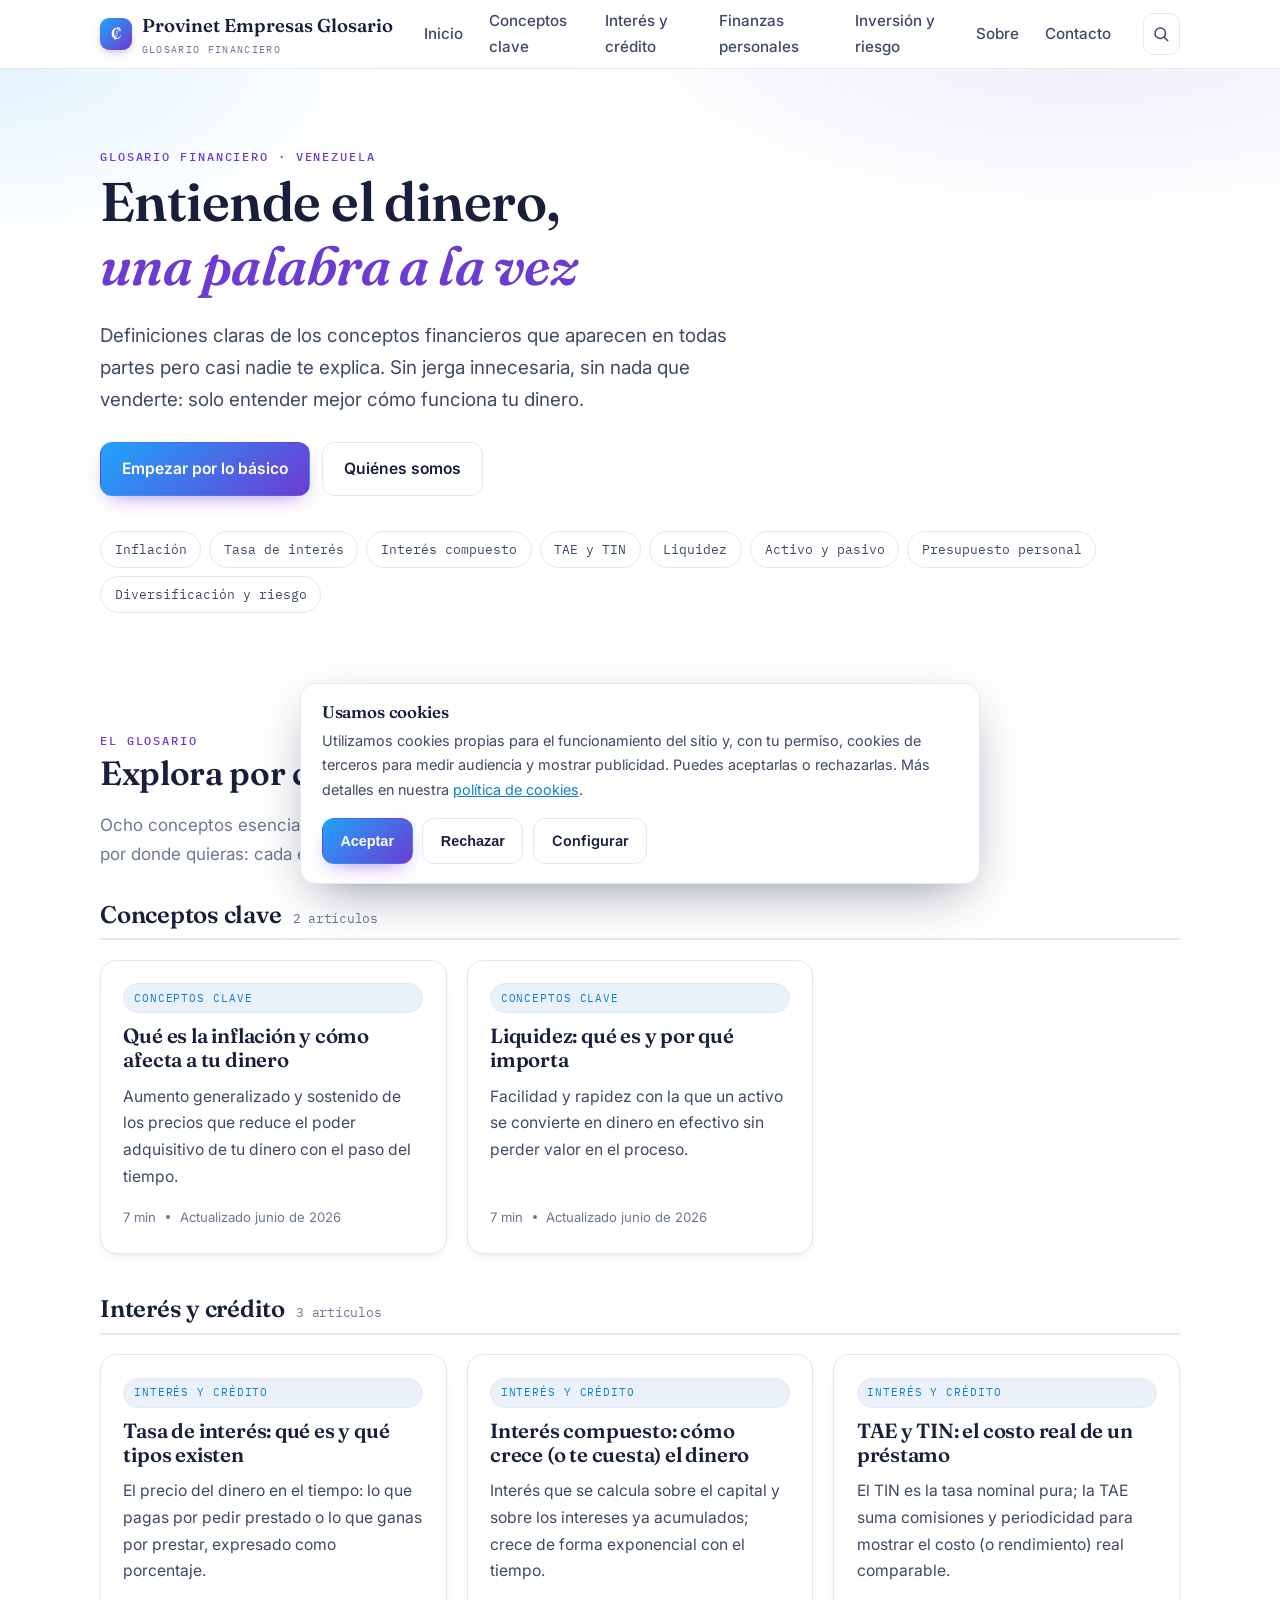
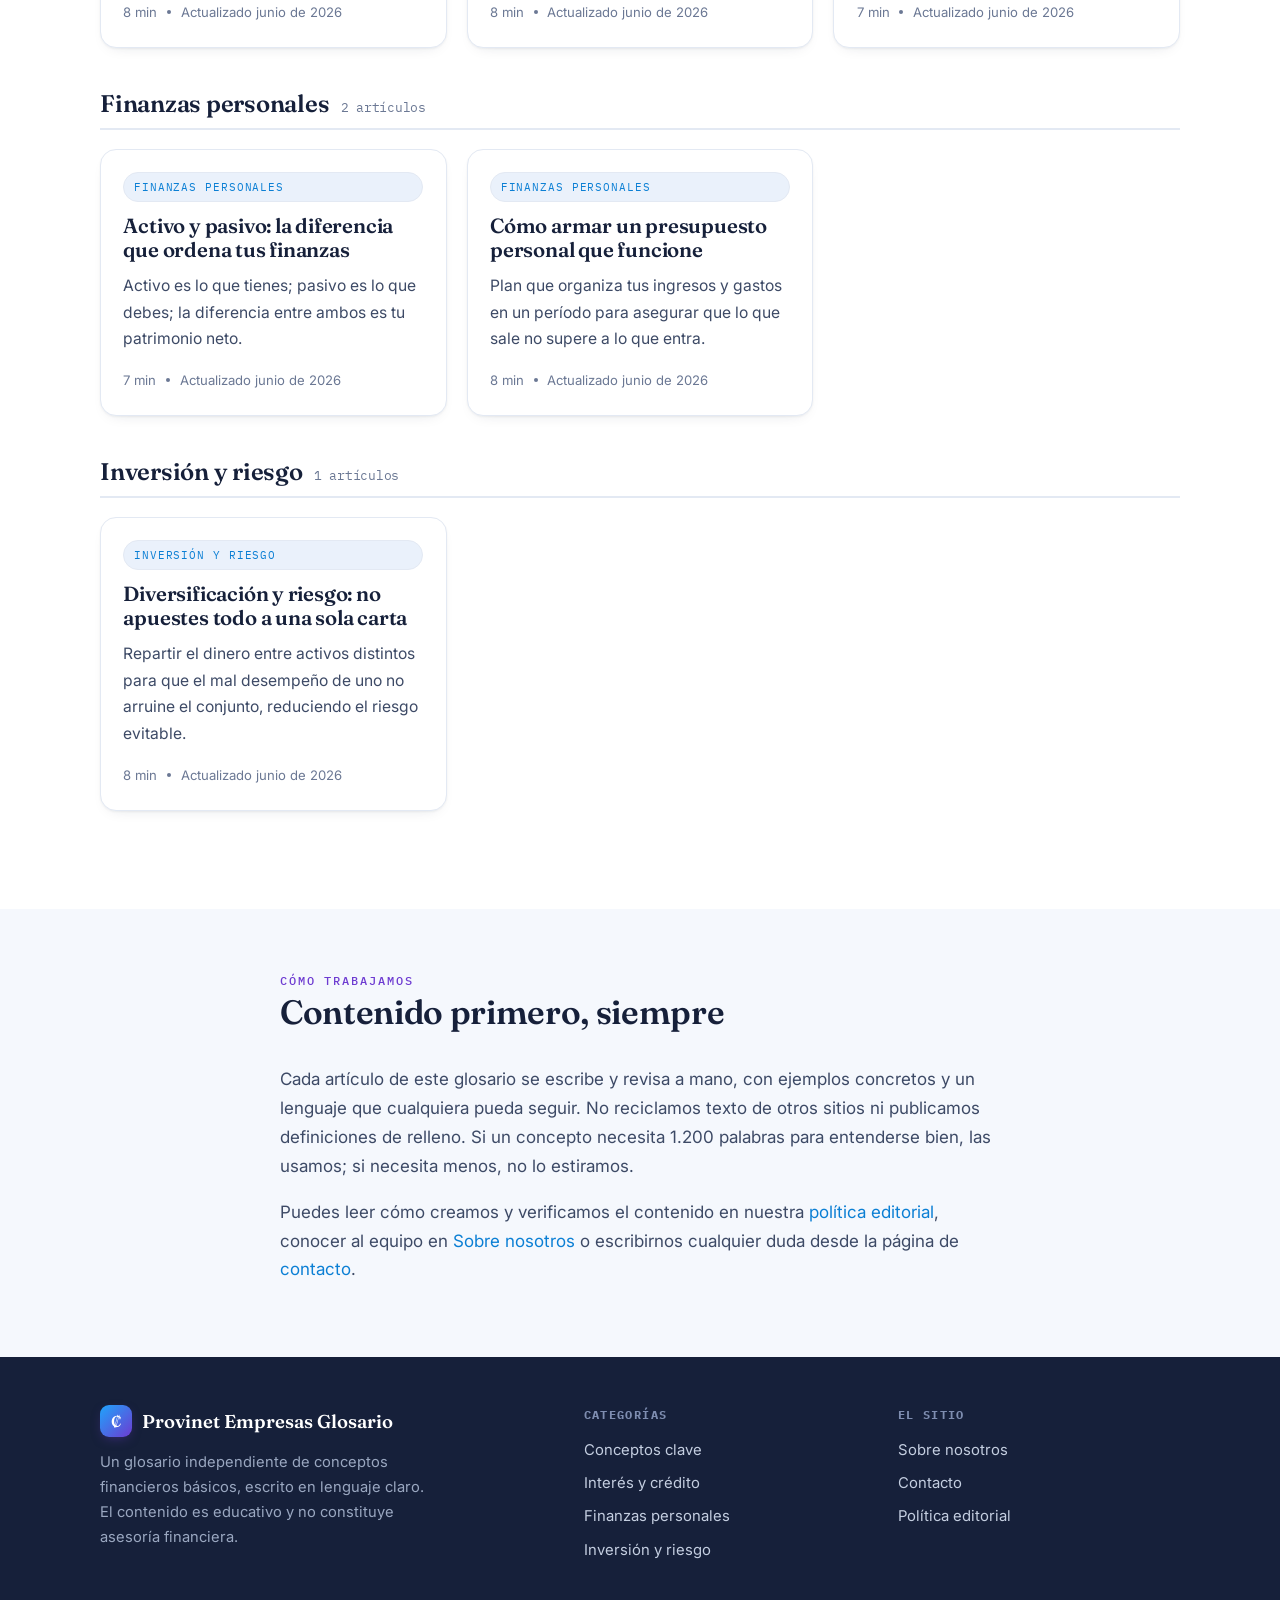
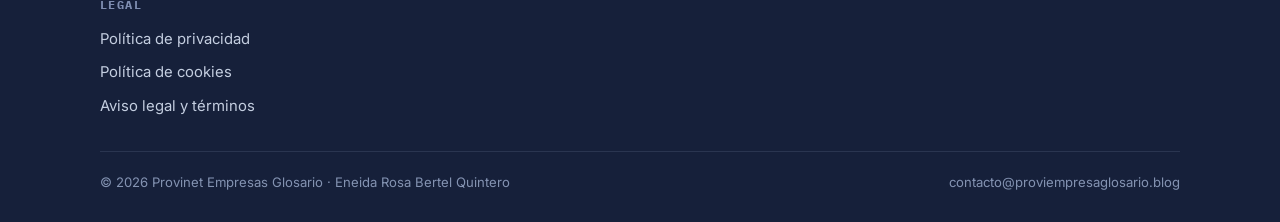
<file: index.html>
<!DOCTYPE html>
<html lang="es">
<head>
<meta charset="utf-8">
<meta name="viewport" content="width=device-width, initial-scale=1">
<title>Provinet Empresas Glosario · Conceptos financieros explicados con claridad</title>
<meta name="description" content="Glosario claro de conceptos financieros básicos: inflación, interés compuesto, liquidez, activo y pasivo, TAE y más. Contenido educativo, escrito desde cero.">
<meta name="author" content="Eneida Rosa Bertel Quintero">
<link rel="canonical" href="https://proviempresaglosario.blog/index.html">
<meta property="og:type" content="website">
<meta property="og:title" content="Provinet Empresas Glosario · Conceptos financieros explicados con claridad">
<meta property="og:description" content="Glosario claro de conceptos financieros básicos: inflación, interés compuesto, liquidez, activo y pasivo, TAE y más. Contenido educativo, escrito desde cero.">
<meta property="og:site_name" content="Provinet Empresas Glosario">
<meta name="theme-color" content="#1fa4fc">
<link rel="preconnect" href="https://fonts.googleapis.com">
<link rel="preconnect" href="https://fonts.gstatic.com" crossorigin>
<link href="https://fonts.googleapis.com/css2?family=Fraunces:ital,opsz,wght@0,9..144,500;0,9..144,600;1,9..144,500&family=Inter:wght@400;500;600;700&family=IBM+Plex+Mono:wght@400;500&display=swap" rel="stylesheet">
<link rel="stylesheet" href="assets/style.css">
<link rel="icon" href="data:image/svg+xml,%3Csvg xmlns='http://www.w3.org/2000/svg' viewBox='0 0 32 32'%3E%3Crect width='32' height='32' rx='8' fill='%231fa4fc'/%3E%3Ctext x='16' y='22' font-size='18' text-anchor='middle' fill='white' font-family='Georgia'%3E%E2%82%A1%3C/text%3E%3C/svg%3E">
</head>
<body>
<a class="skip-link" href="#main">Saltar al contenido</a>

<header class="site-header">
  <div class="container nav">
    <a class="brand" href="index.html">
      <span class="glyph" aria-hidden="true">₡</span>
      <span>Provinet Empresas Glosario<small>Glosario financiero</small></span>
    </a>
    <nav class="nav-links" aria-label="Principal">
      <a href="index.html" aria-current="page">Inicio</a><a href="index.html#cat-conceptos">Conceptos clave</a><a href="index.html#cat-interes-credito">Interés y crédito</a><a href="index.html#cat-finanzas-personales">Finanzas personales</a><a href="index.html#cat-inversion">Inversión y riesgo</a><a href="sobre-nosotros.html">Sobre</a><a href="contacto.html">Contacto</a>
    </nav>
    <button class="search-toggle" aria-label="Buscar" aria-expanded="false" aria-controls="search-panel" title="Buscar">
      <svg width="18" height="18" viewBox="0 0 24 24" fill="none" stroke="currentColor" stroke-width="2" stroke-linecap="round"><circle cx="11" cy="11" r="7"/><path d="m21 21-4.3-4.3"/></svg>
    </button>
    <button class="menu-toggle" aria-label="Abrir menú" aria-expanded="false" aria-controls="nav-links">
      <svg width="20" height="20" viewBox="0 0 24 24" fill="none" stroke="currentColor" stroke-width="2" stroke-linecap="round"><path d="M3 6h18M3 12h18M3 18h18"/></svg>
    </button>
  </div>
  <div class="search-panel" id="search-panel">
    <div class="container">
      <label for="search-input" class="eyebrow" style="display:block;margin-bottom:.5rem">Buscar en el glosario</label>
      <input type="search" id="search-input" placeholder="Escribe un término: inflación, liquidez, TAE…" autocomplete="off">
      <ul class="search-results" id="search-results" aria-live="polite"></ul>
    </div>
  </div>
</header>

<main id="main">
  <section class="hero">
    <div class="container">
      <span class="eyebrow">Glosario financiero · Venezuela</span>
      <h1>Entiende el dinero, <em>una palabra a la vez</em></h1>
      <p class="lead">Definiciones claras de los conceptos financieros que aparecen en todas partes pero casi nadie te explica. Sin jerga innecesaria, sin nada que venderte: solo entender mejor cómo funciona tu dinero.</p>
      <div class="hero-actions">
        <a class="btn btn-primary" href="#cat-conceptos">Empezar por lo básico</a>
        <a class="btn btn-ghost" href="sobre-nosotros.html">Quiénes somos</a>
      </div>
      <div class="term-strip" aria-label="Términos destacados">
        <a href="inflacion.html">Inflación</a>
<a href="tasa-de-interes.html">Tasa de interés</a>
<a href="interes-compuesto.html">Interés compuesto</a>
<a href="tae-tin.html">TAE y TIN</a>
<a href="liquidez.html">Liquidez</a>
<a href="activo-pasivo.html">Activo y pasivo</a>
<a href="presupuesto-personal.html">Presupuesto personal</a>
<a href="diversificacion-riesgo.html">Diversificación y riesgo</a>
      </div>
    </div>
  </section>

  <section class="section">
    <div class="container">
      <div class="section-head">
        <span class="eyebrow">El glosario</span>
        <h2>Explora por categoría</h2>
        <p>Ocho conceptos esenciales, agrupados por tema y conectados entre sí. Empieza por donde quieras: cada entrada se entiende por sí sola.</p>
      </div>
      
    <section class="cat-block" id="cat-conceptos">
      <h2>Conceptos clave <span class="count">2 artículos</span></h2>
      <div class="card-grid">
        <article class="card">
          <span class="tag">Conceptos clave</span>
          <h3><a href="inflacion.html">Qué es la inflación y cómo afecta a tu dinero</a></h3>
          <p>Aumento generalizado y sostenido de los precios que reduce el poder adquisitivo de tu dinero con el paso del tiempo.</p>
          <div class="meta"><span>7 min</span><span class="dot"></span><span>Actualizado junio de 2026</span></div>
        </article>
        <article class="card">
          <span class="tag">Conceptos clave</span>
          <h3><a href="liquidez.html">Liquidez: qué es y por qué importa</a></h3>
          <p>Facilidad y rapidez con la que un activo se convierte en dinero en efectivo sin perder valor en el proceso.</p>
          <div class="meta"><span>7 min</span><span class="dot"></span><span>Actualizado junio de 2026</span></div>
        </article>
      </div>
    </section>
    <section class="cat-block" id="cat-interes-credito">
      <h2>Interés y crédito <span class="count">3 artículos</span></h2>
      <div class="card-grid">
        <article class="card">
          <span class="tag">Interés y crédito</span>
          <h3><a href="tasa-de-interes.html">Tasa de interés: qué es y qué tipos existen</a></h3>
          <p>El precio del dinero en el tiempo: lo que pagas por pedir prestado o lo que ganas por prestar, expresado como porcentaje.</p>
          <div class="meta"><span>8 min</span><span class="dot"></span><span>Actualizado junio de 2026</span></div>
        </article>
        <article class="card">
          <span class="tag">Interés y crédito</span>
          <h3><a href="interes-compuesto.html">Interés compuesto: cómo crece (o te cuesta) el dinero</a></h3>
          <p>Interés que se calcula sobre el capital y sobre los intereses ya acumulados; crece de forma exponencial con el tiempo.</p>
          <div class="meta"><span>8 min</span><span class="dot"></span><span>Actualizado junio de 2026</span></div>
        </article>
        <article class="card">
          <span class="tag">Interés y crédito</span>
          <h3><a href="tae-tin.html">TAE y TIN: el costo real de un préstamo</a></h3>
          <p>El TIN es la tasa nominal pura; la TAE suma comisiones y periodicidad para mostrar el costo (o rendimiento) real comparable.</p>
          <div class="meta"><span>7 min</span><span class="dot"></span><span>Actualizado junio de 2026</span></div>
        </article>
      </div>
    </section>
    <section class="cat-block" id="cat-finanzas-personales">
      <h2>Finanzas personales <span class="count">2 artículos</span></h2>
      <div class="card-grid">
        <article class="card">
          <span class="tag">Finanzas personales</span>
          <h3><a href="activo-pasivo.html">Activo y pasivo: la diferencia que ordena tus finanzas</a></h3>
          <p>Activo es lo que tienes; pasivo es lo que debes; la diferencia entre ambos es tu patrimonio neto.</p>
          <div class="meta"><span>7 min</span><span class="dot"></span><span>Actualizado junio de 2026</span></div>
        </article>
        <article class="card">
          <span class="tag">Finanzas personales</span>
          <h3><a href="presupuesto-personal.html">Cómo armar un presupuesto personal que funcione</a></h3>
          <p>Plan que organiza tus ingresos y gastos en un período para asegurar que lo que sale no supere a lo que entra.</p>
          <div class="meta"><span>8 min</span><span class="dot"></span><span>Actualizado junio de 2026</span></div>
        </article>
      </div>
    </section>
    <section class="cat-block" id="cat-inversion">
      <h2>Inversión y riesgo <span class="count">1 artículos</span></h2>
      <div class="card-grid">
        <article class="card">
          <span class="tag">Inversión y riesgo</span>
          <h3><a href="diversificacion-riesgo.html">Diversificación y riesgo: no apuestes todo a una sola carta</a></h3>
          <p>Repartir el dinero entre activos distintos para que el mal desempeño de uno no arruine el conjunto, reduciendo el riesgo evitable.</p>
          <div class="meta"><span>8 min</span><span class="dot"></span><span>Actualizado junio de 2026</span></div>
        </article>
      </div>
    </section>
    </div>
  </section>

  <section class="section alt">
    <div class="container" style="max-width:760px">
      <div class="section-head">
        <span class="eyebrow">Cómo trabajamos</span>
        <h2>Contenido primero, siempre</h2>
      </div>
      <p>Cada artículo de este glosario se escribe y revisa a mano, con ejemplos concretos y un lenguaje que cualquiera pueda seguir. No reciclamos texto de otros sitios ni publicamos definiciones de relleno. Si un concepto necesita 1.200 palabras para entenderse bien, las usamos; si necesita menos, no lo estiramos.</p>
      <p>Puedes leer cómo creamos y verificamos el contenido en nuestra <a href="politica-editorial.html">política editorial</a>, conocer al equipo en <a href="sobre-nosotros.html">Sobre nosotros</a> o escribirnos cualquier duda desde la página de <a href="contacto.html">contacto</a>.</p>
    </div>
  </section>
</main>

<footer class="site-footer">
  <div class="container">
    <div class="footer-grid">
      <div class="footer-brand">
        <a class="brand" href="index.html"><span class="glyph" aria-hidden="true">₡</span><span>Provinet Empresas Glosario</span></a>
        <p>Un glosario independiente de conceptos financieros básicos, escrito en lenguaje claro. El contenido es educativo y no constituye asesoría financiera.</p>
      </div>
      <div class="footer-col">
        <h5>Categorías</h5>
        <ul><li><a href="index.html#cat-conceptos">Conceptos clave</a></li>
<li><a href="index.html#cat-interes-credito">Interés y crédito</a></li>
<li><a href="index.html#cat-finanzas-personales">Finanzas personales</a></li>
<li><a href="index.html#cat-inversion">Inversión y riesgo</a></li></ul>
      </div>
      <div class="footer-col">
        <h5>El sitio</h5>
        <ul><li><a href="sobre-nosotros.html">Sobre nosotros</a></li>
<li><a href="contacto.html">Contacto</a></li>
<li><a href="politica-editorial.html">Política editorial</a></li></ul>
      </div>
      <div class="footer-col">
        <h5>Legal</h5>
        <ul><li><a href="politica-privacidad.html">Política de privacidad</a></li>
<li><a href="politica-cookies.html">Política de cookies</a></li>
<li><a href="aviso-legal.html">Aviso legal y términos</a></li></ul>
      </div>
    </div>
    <div class="footer-bottom">
      <span>© <span id="year">2026</span> Provinet Empresas Glosario · Eneida Rosa Bertel Quintero</span>
      <span>contacto@proviempresaglosario.blog</span>
    </div>
  </div>
</footer>
<div class="cookie-banner" id="cookie-banner" role="dialog" aria-live="polite" aria-label="Aviso de cookies">
  <h4>Usamos cookies</h4>
  <p>Utilizamos cookies propias para el funcionamiento del sitio y, con tu permiso, cookies de terceros para medir audiencia y mostrar publicidad. Puedes aceptarlas o rechazarlas. Más detalles en nuestra <a href="politica-cookies.html">política de cookies</a>.</p>
  <div class="cookie-actions">
    <button class="btn btn-primary" id="cookie-accept" type="button">Aceptar</button>
    <button class="btn btn-line" id="cookie-reject" type="button">Rechazar</button>
    <a class="btn btn-line" href="politica-cookies.html">Configurar</a>
  </div>
</div>
<script src="assets/search-index.js"></script>
<script src="assets/main.js"></script>
</body>
</html>
</file>
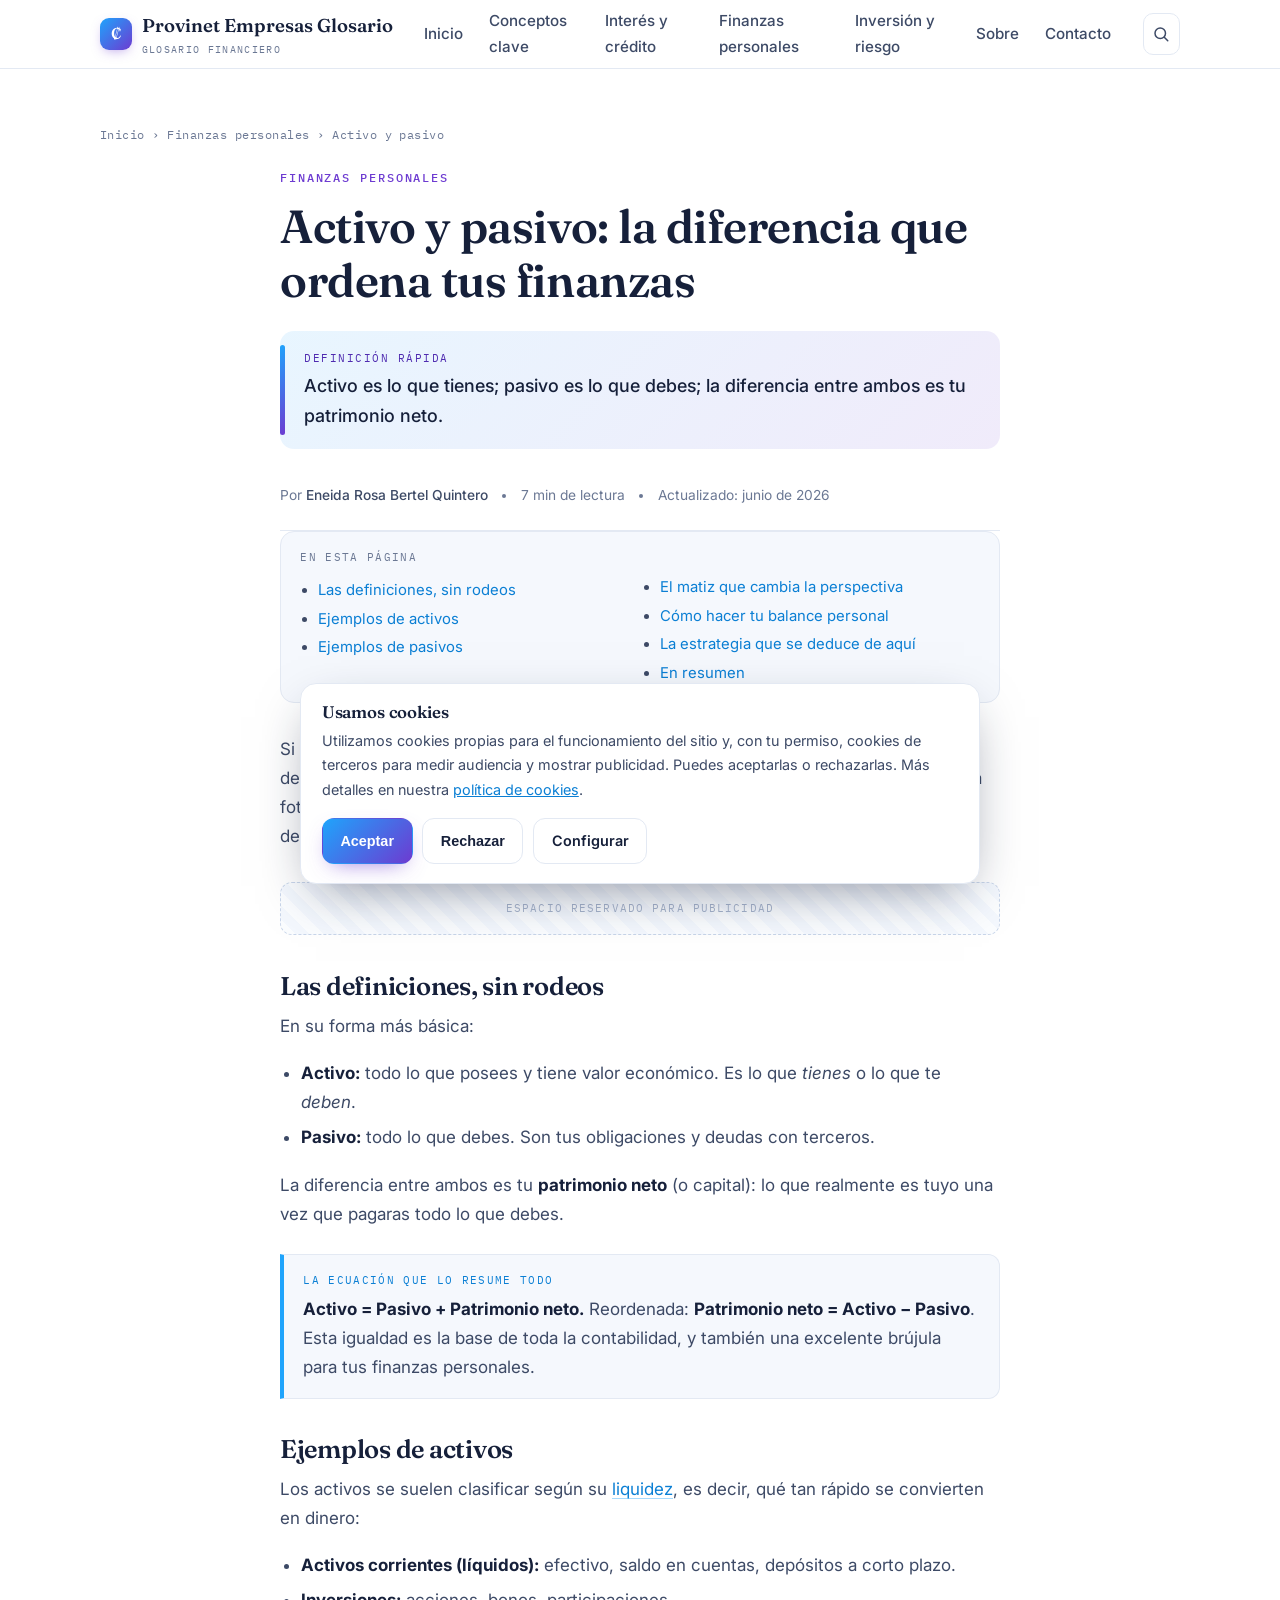
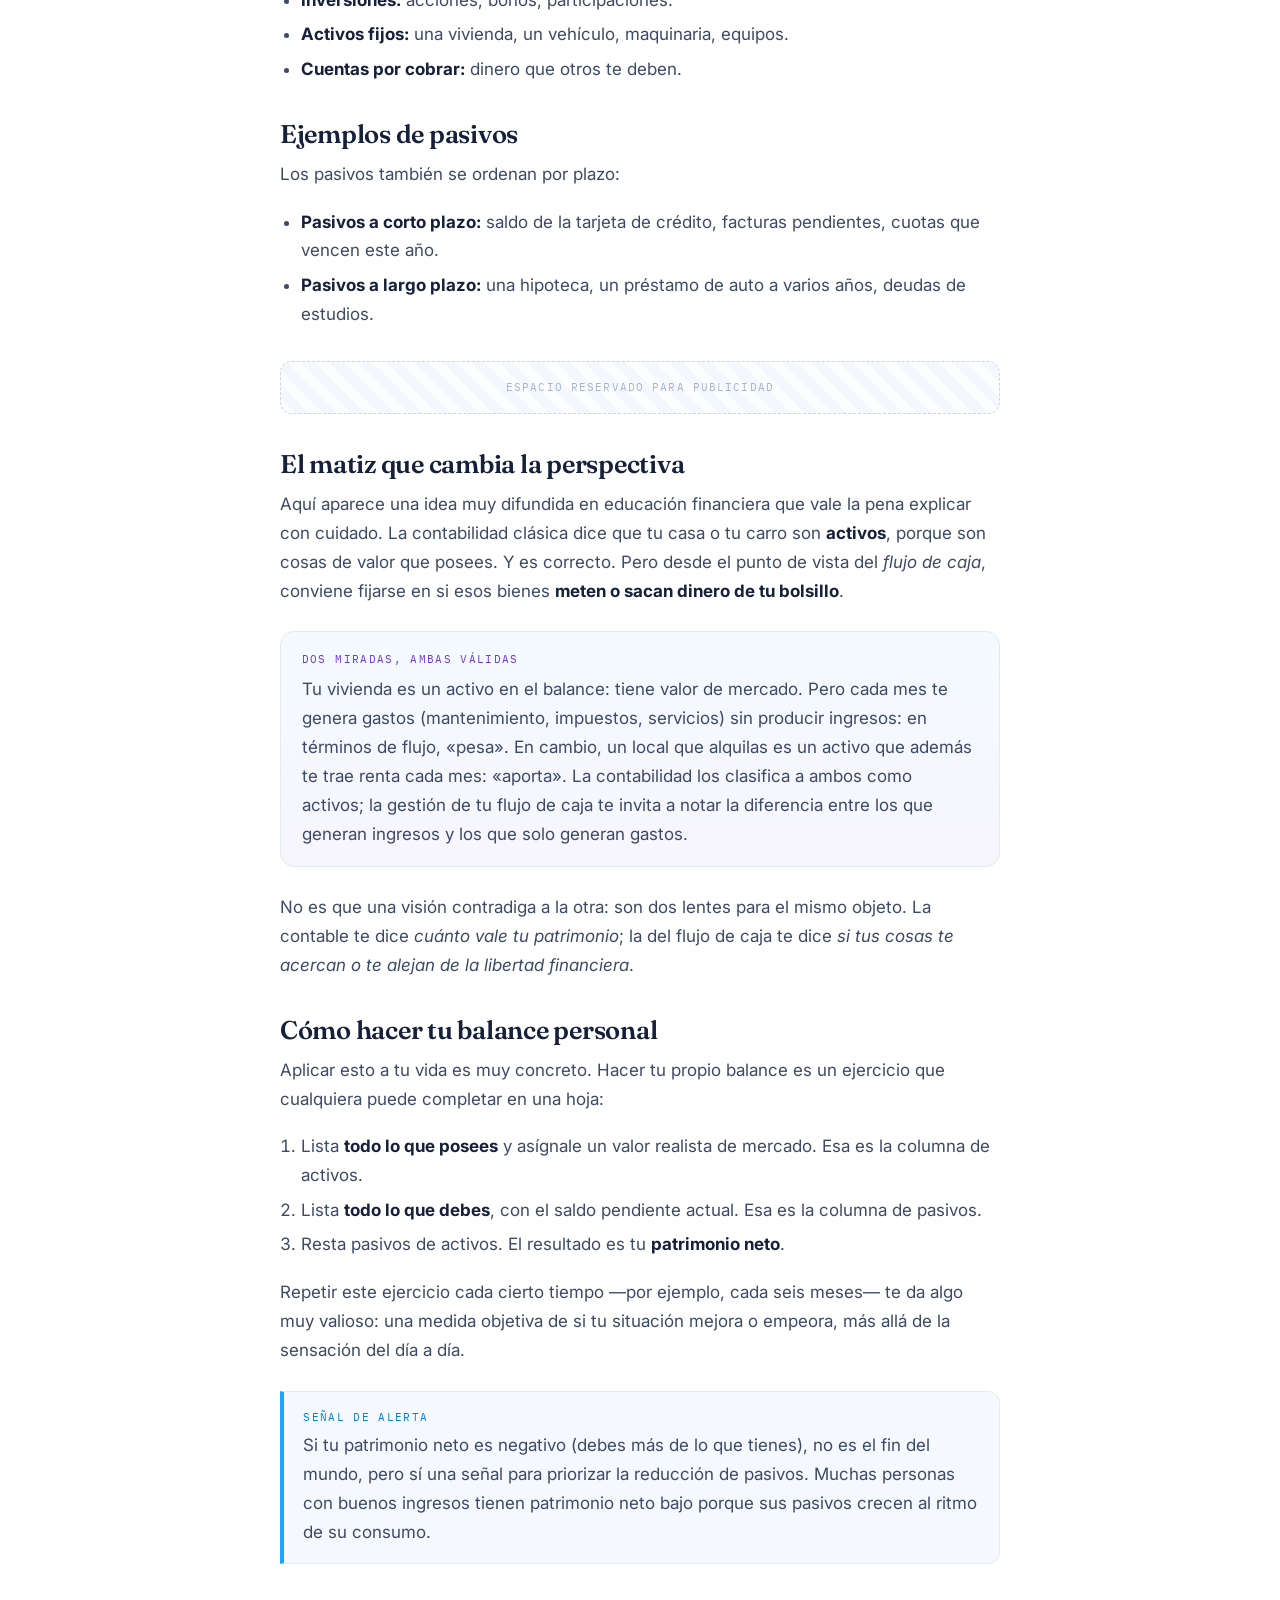
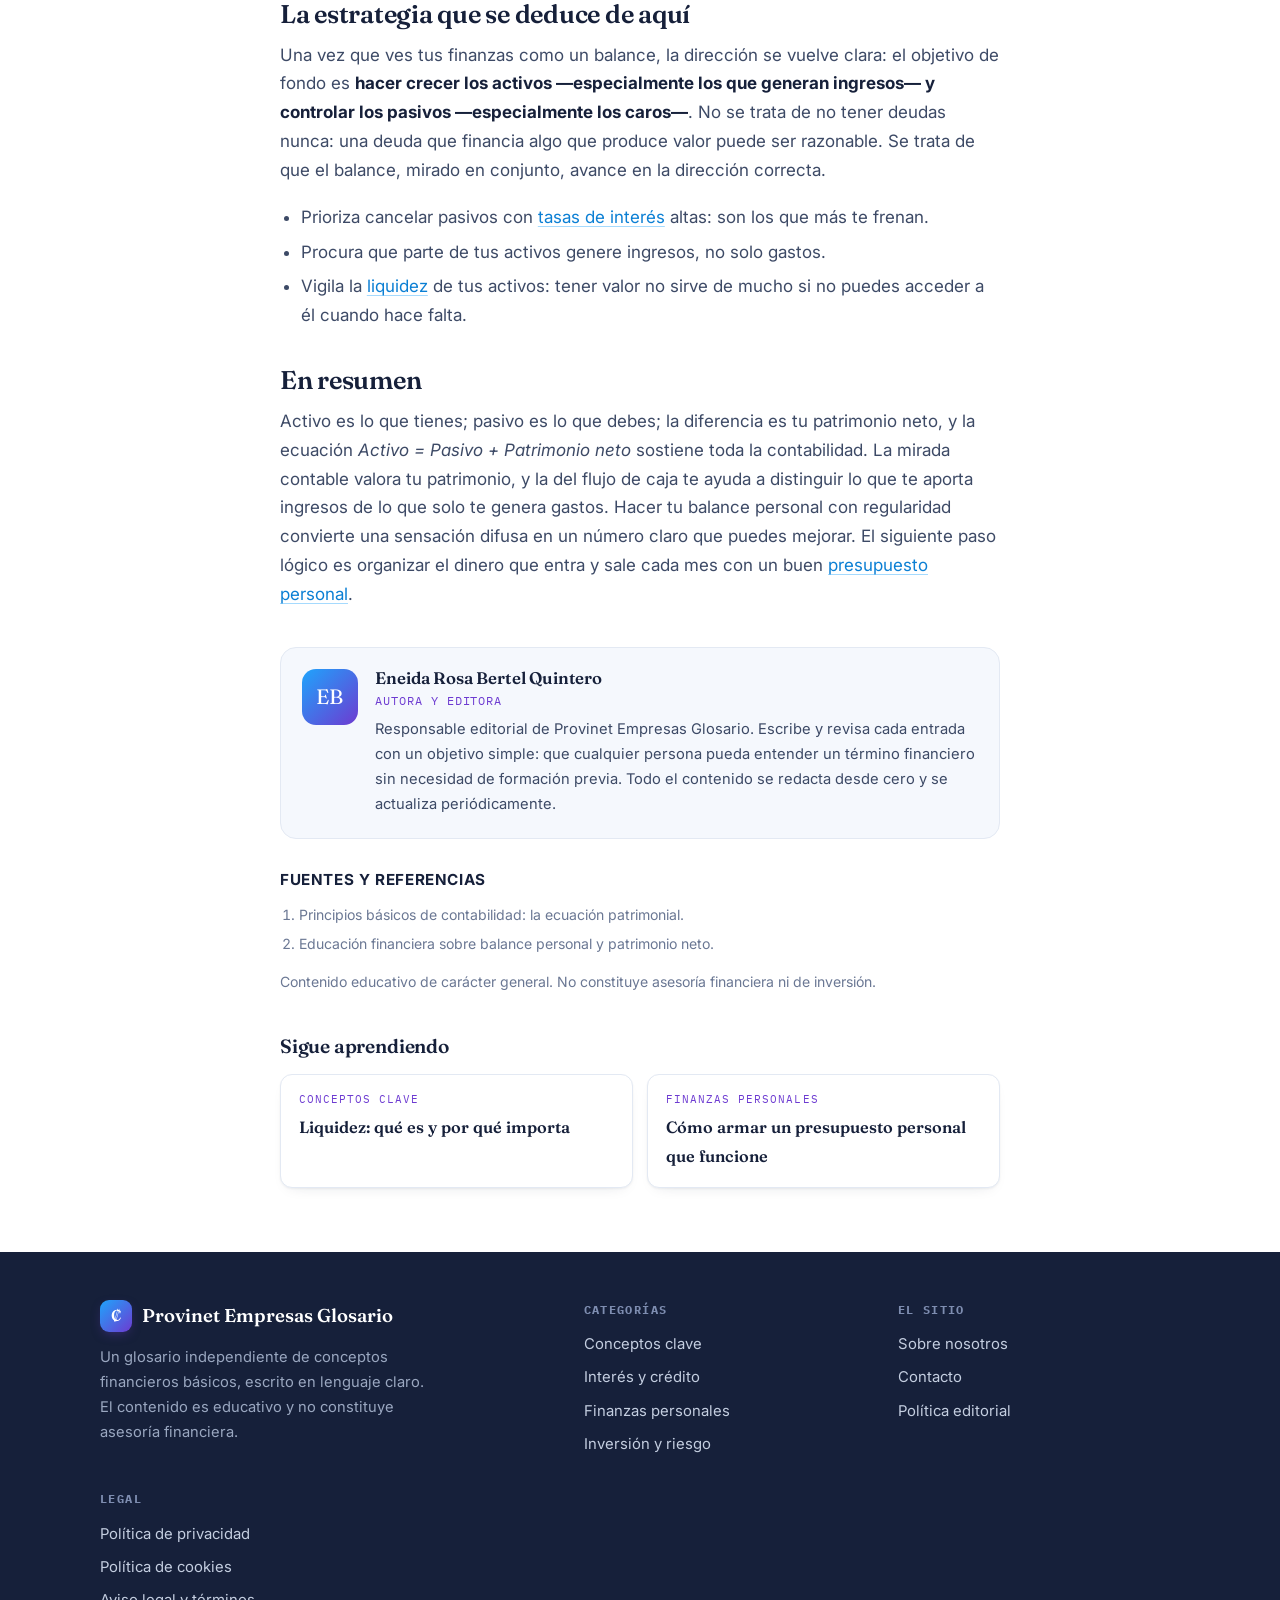
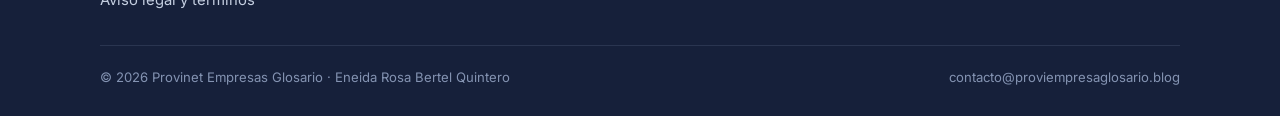
<file: activo-pasivo.html>
<!DOCTYPE html>
<html lang="es">
<head>
<meta charset="utf-8">
<meta name="viewport" content="width=device-width, initial-scale=1">
<title>Activo y pasivo: la diferencia que ordena tus finanzas · Provinet Empresas Glosario</title>
<meta name="description" content="Qué son activo y pasivo, la ecuación contable básica, la mirada del flujo de caja y cómo hacer tu propio balance personal.">
<meta name="author" content="Eneida Rosa Bertel Quintero">
<link rel="canonical" href="https://proviempresaglosario.blog/activo-pasivo.html">
<meta property="og:type" content="website">
<meta property="og:title" content="Activo y pasivo: la diferencia que ordena tus finanzas · Provinet Empresas Glosario">
<meta property="og:description" content="Qué son activo y pasivo, la ecuación contable básica, la mirada del flujo de caja y cómo hacer tu propio balance personal.">
<meta property="og:site_name" content="Provinet Empresas Glosario">
<meta name="theme-color" content="#1fa4fc">
<link rel="preconnect" href="https://fonts.googleapis.com">
<link rel="preconnect" href="https://fonts.gstatic.com" crossorigin>
<link href="https://fonts.googleapis.com/css2?family=Fraunces:ital,opsz,wght@0,9..144,500;0,9..144,600;1,9..144,500&family=Inter:wght@400;500;600;700&family=IBM+Plex+Mono:wght@400;500&display=swap" rel="stylesheet">
<link rel="stylesheet" href="assets/style.css">
<link rel="icon" href="data:image/svg+xml,%3Csvg xmlns='http://www.w3.org/2000/svg' viewBox='0 0 32 32'%3E%3Crect width='32' height='32' rx='8' fill='%231fa4fc'/%3E%3Ctext x='16' y='22' font-size='18' text-anchor='middle' fill='white' font-family='Georgia'%3E%E2%82%A1%3C/text%3E%3C/svg%3E">
</head>
<body>
<a class="skip-link" href="#main">Saltar al contenido</a>

<header class="site-header">
  <div class="container nav">
    <a class="brand" href="index.html">
      <span class="glyph" aria-hidden="true">₡</span>
      <span>Provinet Empresas Glosario<small>Glosario financiero</small></span>
    </a>
    <nav class="nav-links" aria-label="Principal">
      <a href="index.html">Inicio</a><a href="index.html#cat-conceptos">Conceptos clave</a><a href="index.html#cat-interes-credito">Interés y crédito</a><a href="index.html#cat-finanzas-personales" aria-current="page">Finanzas personales</a><a href="index.html#cat-inversion">Inversión y riesgo</a><a href="sobre-nosotros.html">Sobre</a><a href="contacto.html">Contacto</a>
    </nav>
    <button class="search-toggle" aria-label="Buscar" aria-expanded="false" aria-controls="search-panel" title="Buscar">
      <svg width="18" height="18" viewBox="0 0 24 24" fill="none" stroke="currentColor" stroke-width="2" stroke-linecap="round"><circle cx="11" cy="11" r="7"/><path d="m21 21-4.3-4.3"/></svg>
    </button>
    <button class="menu-toggle" aria-label="Abrir menú" aria-expanded="false" aria-controls="nav-links">
      <svg width="20" height="20" viewBox="0 0 24 24" fill="none" stroke="currentColor" stroke-width="2" stroke-linecap="round"><path d="M3 6h18M3 12h18M3 18h18"/></svg>
    </button>
  </div>
  <div class="search-panel" id="search-panel">
    <div class="container">
      <label for="search-input" class="eyebrow" style="display:block;margin-bottom:.5rem">Buscar en el glosario</label>
      <input type="search" id="search-input" placeholder="Escribe un término: inflación, liquidez, TAE…" autocomplete="off">
      <ul class="search-results" id="search-results" aria-live="polite"></ul>
    </div>
  </div>
</header>

<main id="main" class="article-wrap">
  <div class="container">
    <p class="breadcrumb"><a href="index.html">Inicio</a> › <a href="index.html#cat-finanzas-personales">Finanzas personales</a> › Activo y pasivo</p>
    <article>
      <header class="entry">
        <span class="eyebrow">Finanzas personales</span>
        <h1>Activo y pasivo: la diferencia que ordena tus finanzas</h1>
        <div class="quickdef">
          <span class="label">Definición rápida</span>
          <p>Activo es lo que tienes; pasivo es lo que debes; la diferencia entre ambos es tu patrimonio neto.</p>
        </div>
      </header>
      <div class="article-meta">
        <span>Por <a href="sobre-nosotros.html">Eneida Rosa Bertel Quintero</a></span>
        <span class="dot"></span><span>7 min de lectura</span>
        <span class="dot"></span><span>Actualizado: junio de 2026</span>
      </div>
      
<nav class="toc" aria-label="Contenido del artículo">
  <span class="label">En esta página</span>
  <ul><li><a href="#definiciones">Las definiciones, sin rodeos</a></li>
<li><a href="#ejemplos-activo">Ejemplos de activos</a></li>
<li><a href="#ejemplos-pasivo">Ejemplos de pasivos</a></li>
<li><a href="#matiz">El matiz que cambia la perspectiva</a></li>
<li><a href="#balance-personal">Cómo hacer tu balance personal</a></li>
<li><a href="#estrategia">La estrategia que se deduce de aquí</a></li>
<li><a href="#conclusion">En resumen</a></li></ul>
</nav>
      <div class="prose">
        <p>Si tuvieras que aprender un solo par de conceptos para entender cualquier balance —el de una empresa o el tuyo propio—, serían estos: activo y pasivo. Son los dos lados de la fotografía de cualquier patrimonio. Una vez que los distingues con claridad, muchas decisiones financieras se vuelven más sencillas.</p>


<!-- HUECO ANUNCIO ADSENSE (insertar más tarde) -->
<div class="ad-slot" aria-hidden="true">Espacio reservado para publicidad</div>
<h2 id="definiciones">Las definiciones, sin rodeos</h2>
<p>En su forma más básica:</p>
<ul>
  <li><strong>Activo:</strong> todo lo que posees y tiene valor económico. Es lo que <em>tienes</em> o lo que te <em>deben</em>.</li>
  <li><strong>Pasivo:</strong> todo lo que debes. Son tus obligaciones y deudas con terceros.</li>
</ul>
<p>La diferencia entre ambos es tu <strong>patrimonio neto</strong> (o capital): lo que realmente es tuyo una vez que pagaras todo lo que debes.</p>
<div class="callout">
  <span class="label">La ecuación que lo resume todo</span>
  <p><strong>Activo = Pasivo + Patrimonio neto.</strong> Reordenada: <strong>Patrimonio neto = Activo − Pasivo</strong>. Esta igualdad es la base de toda la contabilidad, y también una excelente brújula para tus finanzas personales.</p>
</div>

<h2 id="ejemplos-activo">Ejemplos de activos</h2>
<p>Los activos se suelen clasificar según su <a href="liquidez.html">liquidez</a>, es decir, qué tan rápido se convierten en dinero:</p>
<ul>
  <li><strong>Activos corrientes (líquidos):</strong> efectivo, saldo en cuentas, depósitos a corto plazo.</li>
  <li><strong>Inversiones:</strong> acciones, bonos, participaciones.</li>
  <li><strong>Activos fijos:</strong> una vivienda, un vehículo, maquinaria, equipos.</li>
  <li><strong>Cuentas por cobrar:</strong> dinero que otros te deben.</li>
</ul>

<h2 id="ejemplos-pasivo">Ejemplos de pasivos</h2>
<p>Los pasivos también se ordenan por plazo:</p>
<ul>
  <li><strong>Pasivos a corto plazo:</strong> saldo de la tarjeta de crédito, facturas pendientes, cuotas que vencen este año.</li>
  <li><strong>Pasivos a largo plazo:</strong> una hipoteca, un préstamo de auto a varios años, deudas de estudios.</li>
</ul>


<!-- HUECO ANUNCIO ADSENSE (insertar más tarde) -->
<div class="ad-slot" aria-hidden="true">Espacio reservado para publicidad</div>
<h2 id="matiz">El matiz que cambia la perspectiva</h2>
<p>Aquí aparece una idea muy difundida en educación financiera que vale la pena explicar con cuidado. La contabilidad clásica dice que tu casa o tu carro son <strong>activos</strong>, porque son cosas de valor que posees. Y es correcto. Pero desde el punto de vista del <em>flujo de caja</em>, conviene fijarse en si esos bienes <strong>meten o sacan dinero de tu bolsillo</strong>.</p>
<div class="example">
  <span class="label">Dos miradas, ambas válidas</span>
  <p>Tu vivienda es un activo en el balance: tiene valor de mercado. Pero cada mes te genera gastos (mantenimiento, impuestos, servicios) sin producir ingresos: en términos de flujo, «pesa». En cambio, un local que alquilas es un activo que además te trae renta cada mes: «aporta». La contabilidad los clasifica a ambos como activos; la gestión de tu flujo de caja te invita a notar la diferencia entre los que generan ingresos y los que solo generan gastos.</p>
</div>
<p>No es que una visión contradiga a la otra: son dos lentes para el mismo objeto. La contable te dice <em>cuánto vale tu patrimonio</em>; la del flujo de caja te dice <em>si tus cosas te acercan o te alejan de la libertad financiera</em>.</p>

<h2 id="balance-personal">Cómo hacer tu balance personal</h2>
<p>Aplicar esto a tu vida es muy concreto. Hacer tu propio balance es un ejercicio que cualquiera puede completar en una hoja:</p>
<ol>
  <li>Lista <strong>todo lo que posees</strong> y asígnale un valor realista de mercado. Esa es la columna de activos.</li>
  <li>Lista <strong>todo lo que debes</strong>, con el saldo pendiente actual. Esa es la columna de pasivos.</li>
  <li>Resta pasivos de activos. El resultado es tu <strong>patrimonio neto</strong>.</li>
</ol>
<p>Repetir este ejercicio cada cierto tiempo —por ejemplo, cada seis meses— te da algo muy valioso: una medida objetiva de si tu situación mejora o empeora, más allá de la sensación del día a día.</p>
<div class="callout">
  <span class="label">Señal de alerta</span>
  <p>Si tu patrimonio neto es negativo (debes más de lo que tienes), no es el fin del mundo, pero sí una señal para priorizar la reducción de pasivos. Muchas personas con buenos ingresos tienen patrimonio neto bajo porque sus pasivos crecen al ritmo de su consumo.</p>
</div>

<h2 id="estrategia">La estrategia que se deduce de aquí</h2>
<p>Una vez que ves tus finanzas como un balance, la dirección se vuelve clara: el objetivo de fondo es <strong>hacer crecer los activos —especialmente los que generan ingresos— y controlar los pasivos —especialmente los caros—</strong>. No se trata de no tener deudas nunca: una deuda que financia algo que produce valor puede ser razonable. Se trata de que el balance, mirado en conjunto, avance en la dirección correcta.</p>
<ul>
  <li>Prioriza cancelar pasivos con <a href="tasa-de-interes.html">tasas de interés</a> altas: son los que más te frenan.</li>
  <li>Procura que parte de tus activos genere ingresos, no solo gastos.</li>
  <li>Vigila la <a href="liquidez.html">liquidez</a> de tus activos: tener valor no sirve de mucho si no puedes acceder a él cuando hace falta.</li>
</ul>

<h2 id="conclusion">En resumen</h2>
<p>Activo es lo que tienes; pasivo es lo que debes; la diferencia es tu patrimonio neto, y la ecuación <em>Activo = Pasivo + Patrimonio neto</em> sostiene toda la contabilidad. La mirada contable valora tu patrimonio, y la del flujo de caja te ayuda a distinguir lo que te aporta ingresos de lo que solo te genera gastos. Hacer tu balance personal con regularidad convierte una sensación difusa en un número claro que puedes mejorar. El siguiente paso lógico es organizar el dinero que entra y sale cada mes con un buen <a href="presupuesto-personal.html">presupuesto personal</a>.</p>
      </div>
      <div class="author-box">
        <div class="avatar" aria-hidden="true">EB</div>
        <div>
          <h4>Eneida Rosa Bertel Quintero</h4>
          <div class="role">Autora y editora</div>
          <p>Responsable editorial de Provinet Empresas Glosario. Escribe y revisa cada entrada con un objetivo simple: que cualquier persona pueda entender un término financiero sin necesidad de formación previa. Todo el contenido se redacta desde cero y se actualiza periódicamente.</p>
        </div>
      </div>
      <div class="sources">
        <h4>Fuentes y referencias</h4>
        <ol><li>Principios básicos de contabilidad: la ecuación patrimonial.</li>
<li>Educación financiera sobre balance personal y patrimonio neto.</li></ol>
        <p style="color:var(--muted);margin-top:.6rem">Contenido educativo de carácter general. No constituye asesoría financiera ni de inversión.</p>
      </div>
      <div class="related">
        <h3>Sigue aprendiendo</h3>
        <div class="related-grid"><a href="liquidez.html"><span class="sr-cat">Conceptos clave</span><strong>Liquidez: qué es y por qué importa</strong></a><a href="presupuesto-personal.html"><span class="sr-cat">Finanzas personales</span><strong>Cómo armar un presupuesto personal que funcione</strong></a></div>
      </div>
    </article>
  </div>
</main>

<footer class="site-footer">
  <div class="container">
    <div class="footer-grid">
      <div class="footer-brand">
        <a class="brand" href="index.html"><span class="glyph" aria-hidden="true">₡</span><span>Provinet Empresas Glosario</span></a>
        <p>Un glosario independiente de conceptos financieros básicos, escrito en lenguaje claro. El contenido es educativo y no constituye asesoría financiera.</p>
      </div>
      <div class="footer-col">
        <h5>Categorías</h5>
        <ul><li><a href="index.html#cat-conceptos">Conceptos clave</a></li>
<li><a href="index.html#cat-interes-credito">Interés y crédito</a></li>
<li><a href="index.html#cat-finanzas-personales">Finanzas personales</a></li>
<li><a href="index.html#cat-inversion">Inversión y riesgo</a></li></ul>
      </div>
      <div class="footer-col">
        <h5>El sitio</h5>
        <ul><li><a href="sobre-nosotros.html">Sobre nosotros</a></li>
<li><a href="contacto.html">Contacto</a></li>
<li><a href="politica-editorial.html">Política editorial</a></li></ul>
      </div>
      <div class="footer-col">
        <h5>Legal</h5>
        <ul><li><a href="politica-privacidad.html">Política de privacidad</a></li>
<li><a href="politica-cookies.html">Política de cookies</a></li>
<li><a href="aviso-legal.html">Aviso legal y términos</a></li></ul>
      </div>
    </div>
    <div class="footer-bottom">
      <span>© <span id="year">2026</span> Provinet Empresas Glosario · Eneida Rosa Bertel Quintero</span>
      <span>contacto@proviempresaglosario.blog</span>
    </div>
  </div>
</footer>
<div class="cookie-banner" id="cookie-banner" role="dialog" aria-live="polite" aria-label="Aviso de cookies">
  <h4>Usamos cookies</h4>
  <p>Utilizamos cookies propias para el funcionamiento del sitio y, con tu permiso, cookies de terceros para medir audiencia y mostrar publicidad. Puedes aceptarlas o rechazarlas. Más detalles en nuestra <a href="politica-cookies.html">política de cookies</a>.</p>
  <div class="cookie-actions">
    <button class="btn btn-primary" id="cookie-accept" type="button">Aceptar</button>
    <button class="btn btn-line" id="cookie-reject" type="button">Rechazar</button>
    <a class="btn btn-line" href="politica-cookies.html">Configurar</a>
  </div>
</div>
<script src="assets/search-index.js"></script>
<script src="assets/main.js"></script>
</body>
</html>
</file>
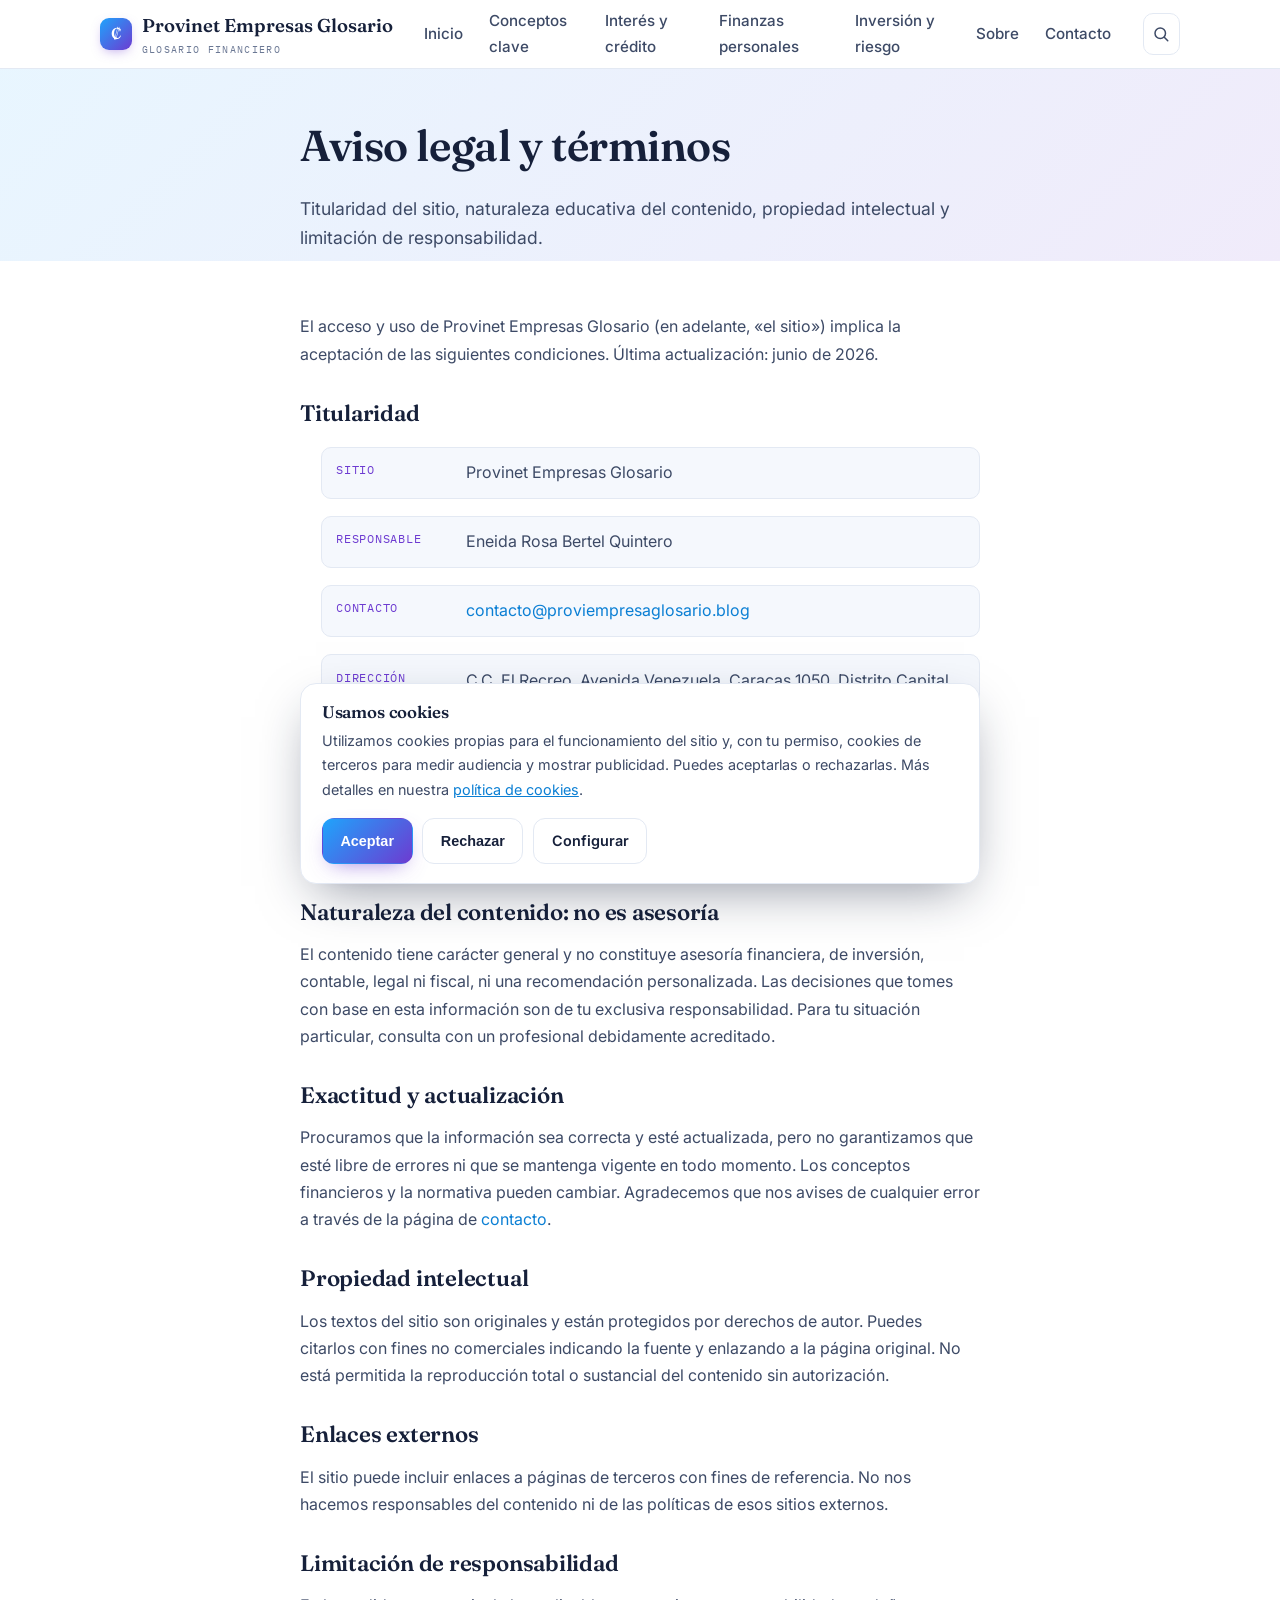
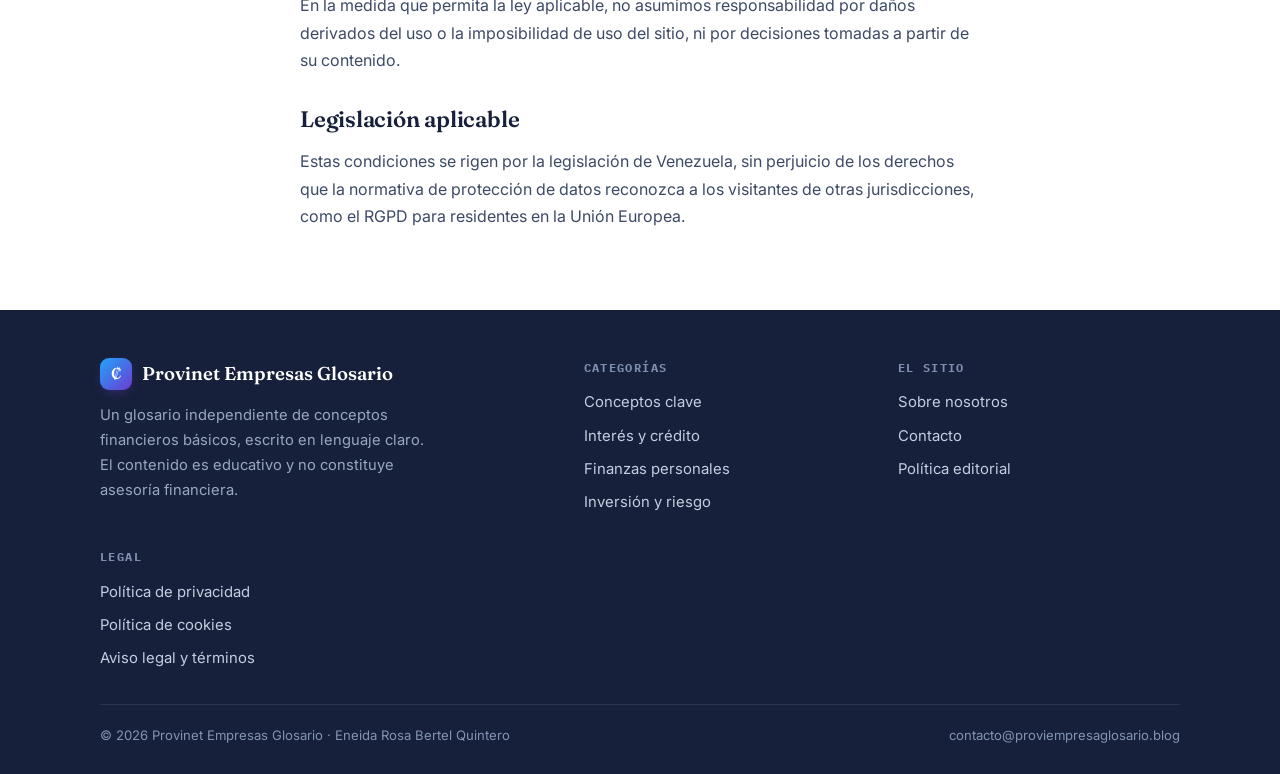
<file: aviso-legal.html>
<!DOCTYPE html>
<html lang="es">
<head>
<meta charset="utf-8">
<meta name="viewport" content="width=device-width, initial-scale=1">
<title>Aviso legal y términos · Provinet Empresas Glosario</title>
<meta name="description" content="Titularidad del sitio, naturaleza educativa del contenido, propiedad intelectual y limitación de responsabilidad.">
<meta name="author" content="Eneida Rosa Bertel Quintero">
<link rel="canonical" href="https://proviempresaglosario.blog/aviso-legal.html">
<meta property="og:type" content="website">
<meta property="og:title" content="Aviso legal y términos · Provinet Empresas Glosario">
<meta property="og:description" content="Titularidad del sitio, naturaleza educativa del contenido, propiedad intelectual y limitación de responsabilidad.">
<meta property="og:site_name" content="Provinet Empresas Glosario">
<meta name="theme-color" content="#1fa4fc">
<link rel="preconnect" href="https://fonts.googleapis.com">
<link rel="preconnect" href="https://fonts.gstatic.com" crossorigin>
<link href="https://fonts.googleapis.com/css2?family=Fraunces:ital,opsz,wght@0,9..144,500;0,9..144,600;1,9..144,500&family=Inter:wght@400;500;600;700&family=IBM+Plex+Mono:wght@400;500&display=swap" rel="stylesheet">
<link rel="stylesheet" href="assets/style.css">
<link rel="icon" href="data:image/svg+xml,%3Csvg xmlns='http://www.w3.org/2000/svg' viewBox='0 0 32 32'%3E%3Crect width='32' height='32' rx='8' fill='%231fa4fc'/%3E%3Ctext x='16' y='22' font-size='18' text-anchor='middle' fill='white' font-family='Georgia'%3E%E2%82%A1%3C/text%3E%3C/svg%3E">
</head>
<body>
<a class="skip-link" href="#main">Saltar al contenido</a>

<header class="site-header">
  <div class="container nav">
    <a class="brand" href="index.html">
      <span class="glyph" aria-hidden="true">₡</span>
      <span>Provinet Empresas Glosario<small>Glosario financiero</small></span>
    </a>
    <nav class="nav-links" aria-label="Principal">
      <a href="index.html">Inicio</a><a href="index.html#cat-conceptos">Conceptos clave</a><a href="index.html#cat-interes-credito">Interés y crédito</a><a href="index.html#cat-finanzas-personales">Finanzas personales</a><a href="index.html#cat-inversion">Inversión y riesgo</a><a href="sobre-nosotros.html">Sobre</a><a href="contacto.html">Contacto</a>
    </nav>
    <button class="search-toggle" aria-label="Buscar" aria-expanded="false" aria-controls="search-panel" title="Buscar">
      <svg width="18" height="18" viewBox="0 0 24 24" fill="none" stroke="currentColor" stroke-width="2" stroke-linecap="round"><circle cx="11" cy="11" r="7"/><path d="m21 21-4.3-4.3"/></svg>
    </button>
    <button class="menu-toggle" aria-label="Abrir menú" aria-expanded="false" aria-controls="nav-links">
      <svg width="20" height="20" viewBox="0 0 24 24" fill="none" stroke="currentColor" stroke-width="2" stroke-linecap="round"><path d="M3 6h18M3 12h18M3 18h18"/></svg>
    </button>
  </div>
  <div class="search-panel" id="search-panel">
    <div class="container">
      <label for="search-input" class="eyebrow" style="display:block;margin-bottom:.5rem">Buscar en el glosario</label>
      <input type="search" id="search-input" placeholder="Escribe un término: inflación, liquidez, TAE…" autocomplete="off">
      <ul class="search-results" id="search-results" aria-live="polite"></ul>
    </div>
  </div>
</header>

<main id="main">
  <div class="page-head"><div class="container"><h1>Aviso legal y términos</h1><p>Titularidad del sitio, naturaleza educativa del contenido, propiedad intelectual y limitación de responsabilidad.</p></div></div>
  <div class="static-body"><div class="container">

<p>El acceso y uso de Provinet Empresas Glosario (en adelante, «el sitio») implica la aceptación de las siguientes condiciones. Última actualización: junio de 2026.</p>

<h2>Titularidad</h2>
<ul class="data-list">
  <li><span class="k">Sitio</span><span>Provinet Empresas Glosario</span></li>
  <li><span class="k">Responsable</span><span>Eneida Rosa Bertel Quintero</span></li>
  <li><span class="k">Contacto</span><span><a href="mailto:contacto@proviempresaglosario.blog">contacto@proviempresaglosario.blog</a></span></li>
  <li><span class="k">Dirección</span><span>C.C. El Recreo, Avenida Venezuela, Caracas 1050, Distrito Capital, Venezuela</span></li>
</ul>

<h2>Objeto del sitio</h2>
<p>El sitio ofrece contenido educativo e informativo sobre conceptos financieros básicos. Su finalidad es divulgativa: ayudar a comprender términos y mecanismos generales.</p>

<h2>Naturaleza del contenido: no es asesoría</h2>
<p>El contenido tiene carácter general y no constituye asesoría financiera, de inversión, contable, legal ni fiscal, ni una recomendación personalizada. Las decisiones que tomes con base en esta información son de tu exclusiva responsabilidad. Para tu situación particular, consulta con un profesional debidamente acreditado.</p>

<h2>Exactitud y actualización</h2>
<p>Procuramos que la información sea correcta y esté actualizada, pero no garantizamos que esté libre de errores ni que se mantenga vigente en todo momento. Los conceptos financieros y la normativa pueden cambiar. Agradecemos que nos avises de cualquier error a través de la página de <a href="contacto.html">contacto</a>.</p>

<h2>Propiedad intelectual</h2>
<p>Los textos del sitio son originales y están protegidos por derechos de autor. Puedes citarlos con fines no comerciales indicando la fuente y enlazando a la página original. No está permitida la reproducción total o sustancial del contenido sin autorización.</p>

<h2>Enlaces externos</h2>
<p>El sitio puede incluir enlaces a páginas de terceros con fines de referencia. No nos hacemos responsables del contenido ni de las políticas de esos sitios externos.</p>

<h2>Limitación de responsabilidad</h2>
<p>En la medida que permita la ley aplicable, no asumimos responsabilidad por daños derivados del uso o la imposibilidad de uso del sitio, ni por decisiones tomadas a partir de su contenido.</p>

<h2>Legislación aplicable</h2>
<p>Estas condiciones se rigen por la legislación de Venezuela, sin perjuicio de los derechos que la normativa de protección de datos reconozca a los visitantes de otras jurisdicciones, como el RGPD para residentes en la Unión Europea.</p>

  </div></div>
</main>

<footer class="site-footer">
  <div class="container">
    <div class="footer-grid">
      <div class="footer-brand">
        <a class="brand" href="index.html"><span class="glyph" aria-hidden="true">₡</span><span>Provinet Empresas Glosario</span></a>
        <p>Un glosario independiente de conceptos financieros básicos, escrito en lenguaje claro. El contenido es educativo y no constituye asesoría financiera.</p>
      </div>
      <div class="footer-col">
        <h5>Categorías</h5>
        <ul><li><a href="index.html#cat-conceptos">Conceptos clave</a></li>
<li><a href="index.html#cat-interes-credito">Interés y crédito</a></li>
<li><a href="index.html#cat-finanzas-personales">Finanzas personales</a></li>
<li><a href="index.html#cat-inversion">Inversión y riesgo</a></li></ul>
      </div>
      <div class="footer-col">
        <h5>El sitio</h5>
        <ul><li><a href="sobre-nosotros.html">Sobre nosotros</a></li>
<li><a href="contacto.html">Contacto</a></li>
<li><a href="politica-editorial.html">Política editorial</a></li></ul>
      </div>
      <div class="footer-col">
        <h5>Legal</h5>
        <ul><li><a href="politica-privacidad.html">Política de privacidad</a></li>
<li><a href="politica-cookies.html">Política de cookies</a></li>
<li><a href="aviso-legal.html">Aviso legal y términos</a></li></ul>
      </div>
    </div>
    <div class="footer-bottom">
      <span>© <span id="year">2026</span> Provinet Empresas Glosario · Eneida Rosa Bertel Quintero</span>
      <span>contacto@proviempresaglosario.blog</span>
    </div>
  </div>
</footer>
<div class="cookie-banner" id="cookie-banner" role="dialog" aria-live="polite" aria-label="Aviso de cookies">
  <h4>Usamos cookies</h4>
  <p>Utilizamos cookies propias para el funcionamiento del sitio y, con tu permiso, cookies de terceros para medir audiencia y mostrar publicidad. Puedes aceptarlas o rechazarlas. Más detalles en nuestra <a href="politica-cookies.html">política de cookies</a>.</p>
  <div class="cookie-actions">
    <button class="btn btn-primary" id="cookie-accept" type="button">Aceptar</button>
    <button class="btn btn-line" id="cookie-reject" type="button">Rechazar</button>
    <a class="btn btn-line" href="politica-cookies.html">Configurar</a>
  </div>
</div>
<script src="assets/search-index.js"></script>
<script src="assets/main.js"></script>
</body>
</html>
</file>
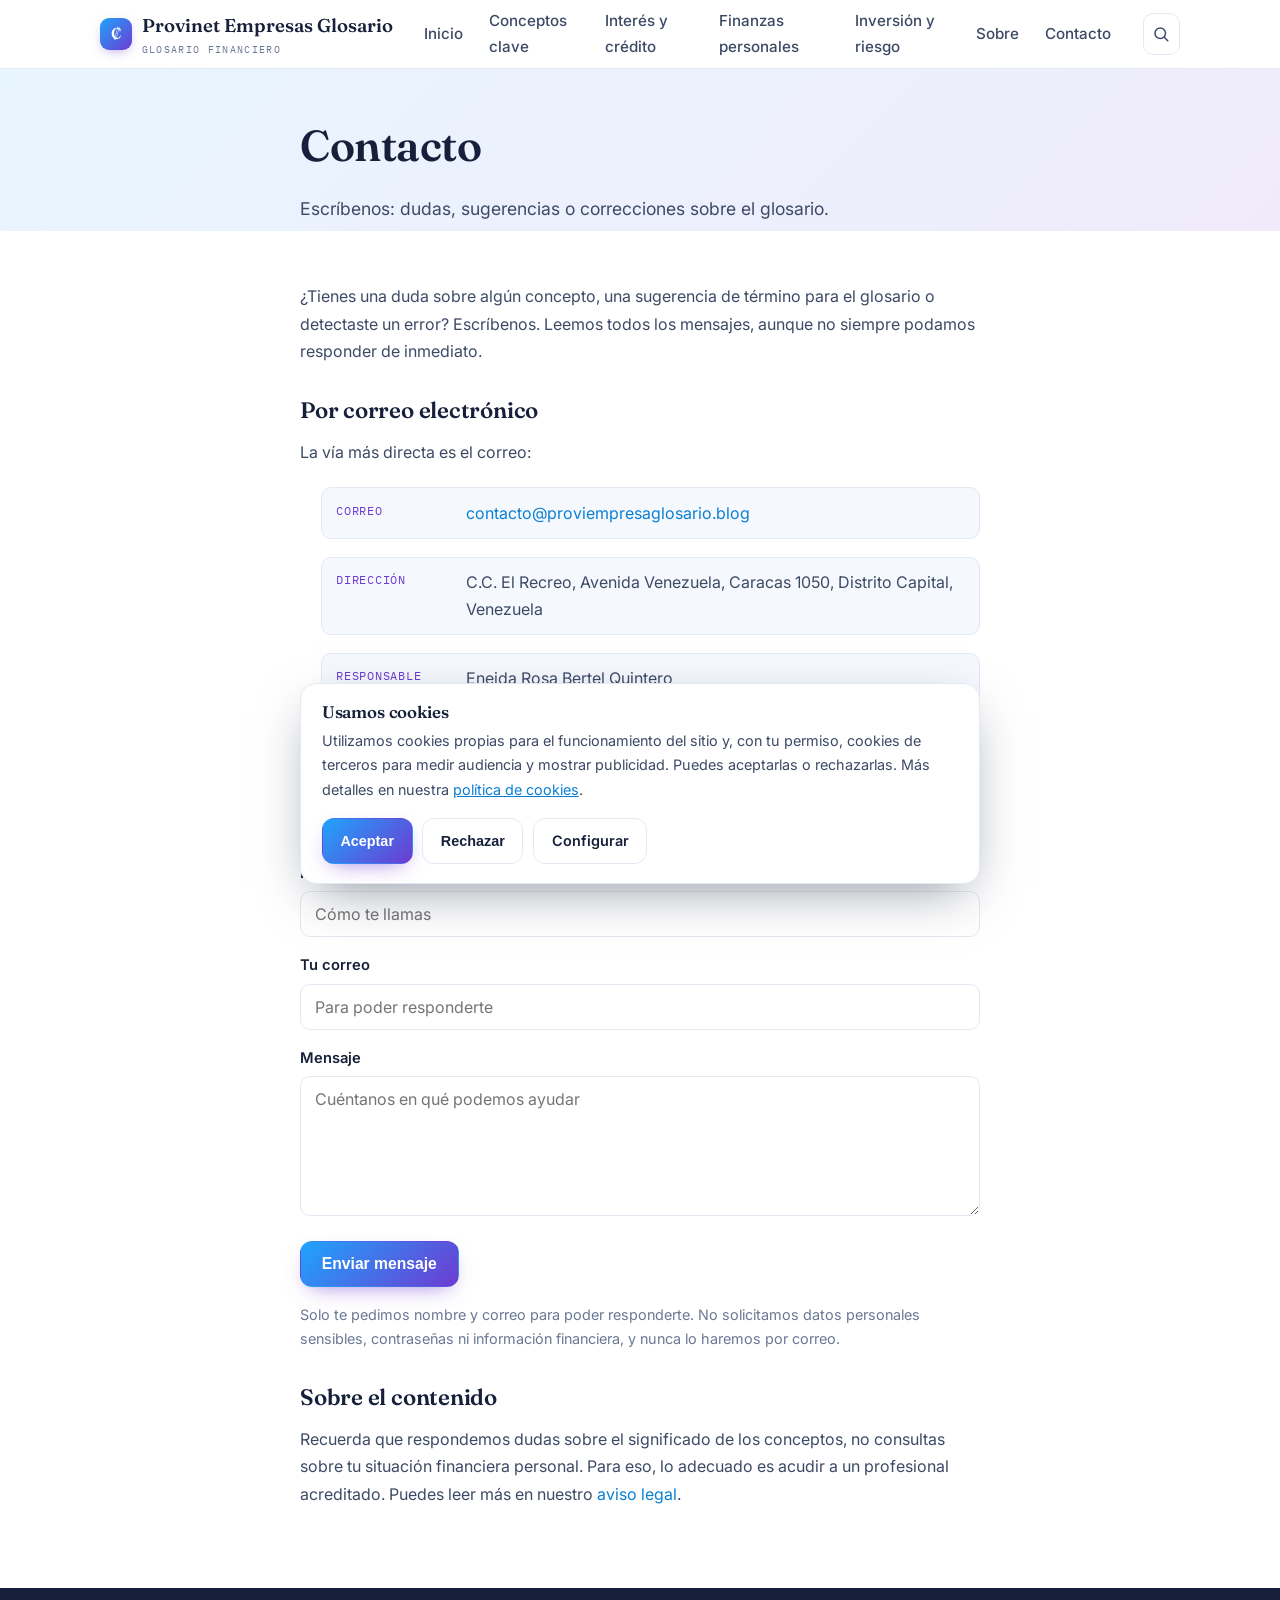
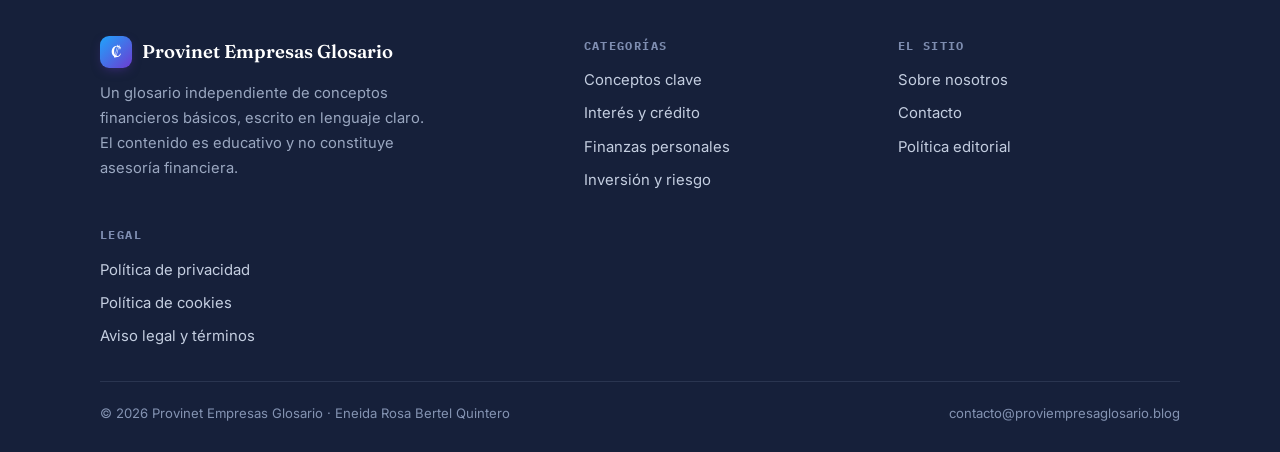
<file: contacto.html>
<!DOCTYPE html>
<html lang="es">
<head>
<meta charset="utf-8">
<meta name="viewport" content="width=device-width, initial-scale=1">
<title>Contacto · Provinet Empresas Glosario</title>
<meta name="description" content="Escríbenos: dudas, sugerencias o correcciones sobre el glosario.">
<meta name="author" content="Eneida Rosa Bertel Quintero">
<link rel="canonical" href="https://proviempresaglosario.blog/contacto.html">
<meta property="og:type" content="website">
<meta property="og:title" content="Contacto · Provinet Empresas Glosario">
<meta property="og:description" content="Escríbenos: dudas, sugerencias o correcciones sobre el glosario.">
<meta property="og:site_name" content="Provinet Empresas Glosario">
<meta name="theme-color" content="#1fa4fc">
<link rel="preconnect" href="https://fonts.googleapis.com">
<link rel="preconnect" href="https://fonts.gstatic.com" crossorigin>
<link href="https://fonts.googleapis.com/css2?family=Fraunces:ital,opsz,wght@0,9..144,500;0,9..144,600;1,9..144,500&family=Inter:wght@400;500;600;700&family=IBM+Plex+Mono:wght@400;500&display=swap" rel="stylesheet">
<link rel="stylesheet" href="assets/style.css">
<link rel="icon" href="data:image/svg+xml,%3Csvg xmlns='http://www.w3.org/2000/svg' viewBox='0 0 32 32'%3E%3Crect width='32' height='32' rx='8' fill='%231fa4fc'/%3E%3Ctext x='16' y='22' font-size='18' text-anchor='middle' fill='white' font-family='Georgia'%3E%E2%82%A1%3C/text%3E%3C/svg%3E">
</head>
<body>
<a class="skip-link" href="#main">Saltar al contenido</a>

<header class="site-header">
  <div class="container nav">
    <a class="brand" href="index.html">
      <span class="glyph" aria-hidden="true">₡</span>
      <span>Provinet Empresas Glosario<small>Glosario financiero</small></span>
    </a>
    <nav class="nav-links" aria-label="Principal">
      <a href="index.html">Inicio</a><a href="index.html#cat-conceptos">Conceptos clave</a><a href="index.html#cat-interes-credito">Interés y crédito</a><a href="index.html#cat-finanzas-personales">Finanzas personales</a><a href="index.html#cat-inversion">Inversión y riesgo</a><a href="sobre-nosotros.html">Sobre</a><a href="contacto.html" aria-current="page">Contacto</a>
    </nav>
    <button class="search-toggle" aria-label="Buscar" aria-expanded="false" aria-controls="search-panel" title="Buscar">
      <svg width="18" height="18" viewBox="0 0 24 24" fill="none" stroke="currentColor" stroke-width="2" stroke-linecap="round"><circle cx="11" cy="11" r="7"/><path d="m21 21-4.3-4.3"/></svg>
    </button>
    <button class="menu-toggle" aria-label="Abrir menú" aria-expanded="false" aria-controls="nav-links">
      <svg width="20" height="20" viewBox="0 0 24 24" fill="none" stroke="currentColor" stroke-width="2" stroke-linecap="round"><path d="M3 6h18M3 12h18M3 18h18"/></svg>
    </button>
  </div>
  <div class="search-panel" id="search-panel">
    <div class="container">
      <label for="search-input" class="eyebrow" style="display:block;margin-bottom:.5rem">Buscar en el glosario</label>
      <input type="search" id="search-input" placeholder="Escribe un término: inflación, liquidez, TAE…" autocomplete="off">
      <ul class="search-results" id="search-results" aria-live="polite"></ul>
    </div>
  </div>
</header>

<main id="main">
  <div class="page-head"><div class="container"><h1>Contacto</h1><p>Escríbenos: dudas, sugerencias o correcciones sobre el glosario.</p></div></div>
  <div class="static-body"><div class="container">

<p>¿Tienes una duda sobre algún concepto, una sugerencia de término para el glosario o detectaste un error? Escríbenos. Leemos todos los mensajes, aunque no siempre podamos responder de inmediato.</p>

<h2>Por correo electrónico</h2>
<p>La vía más directa es el correo:</p>
<ul class="data-list">
  <li><span class="k">Correo</span><span><a href="mailto:contacto@proviempresaglosario.blog">contacto@proviempresaglosario.blog</a></span></li>
  <li><span class="k">Dirección</span><span>C.C. El Recreo, Avenida Venezuela, Caracas 1050, Distrito Capital, Venezuela</span></li>
  <li><span class="k">Responsable</span><span>Eneida Rosa Bertel Quintero</span></li>
</ul>

<h2>Formulario</h2>
<p>También puedes usar este formulario. Al enviarlo se abrirá tu programa de correo con el mensaje listo; no almacenamos lo que escribas aquí ni te pedimos datos innecesarios.</p>
<form class="contact-form" action="mailto:contacto@proviempresaglosario.blog" method="post" enctype="text/plain">
  <div>
    <label for="nombre">Nombre</label>
    <input type="text" id="nombre" name="nombre" placeholder="Cómo te llamas" required>
  </div>
  <div>
    <label for="correo">Tu correo</label>
    <input type="email" id="correo" name="correo" placeholder="Para poder responderte" required>
  </div>
  <div>
    <label for="mensaje">Mensaje</label>
    <textarea id="mensaje" name="mensaje" placeholder="Cuéntanos en qué podemos ayudar" required></textarea>
  </div>
  <div><button class="btn btn-primary" type="submit">Enviar mensaje</button></div>
</form>
<p style="color:var(--muted);margin-top:1rem;font-size:.9rem">Solo te pedimos nombre y correo para poder responderte. No solicitamos datos personales sensibles, contraseñas ni información financiera, y nunca lo haremos por correo.</p>

<h2>Sobre el contenido</h2>
<p>Recuerda que respondemos dudas sobre el significado de los conceptos, no consultas sobre tu situación financiera personal. Para eso, lo adecuado es acudir a un profesional acreditado. Puedes leer más en nuestro <a href="aviso-legal.html">aviso legal</a>.</p>

  </div></div>
</main>

<footer class="site-footer">
  <div class="container">
    <div class="footer-grid">
      <div class="footer-brand">
        <a class="brand" href="index.html"><span class="glyph" aria-hidden="true">₡</span><span>Provinet Empresas Glosario</span></a>
        <p>Un glosario independiente de conceptos financieros básicos, escrito en lenguaje claro. El contenido es educativo y no constituye asesoría financiera.</p>
      </div>
      <div class="footer-col">
        <h5>Categorías</h5>
        <ul><li><a href="index.html#cat-conceptos">Conceptos clave</a></li>
<li><a href="index.html#cat-interes-credito">Interés y crédito</a></li>
<li><a href="index.html#cat-finanzas-personales">Finanzas personales</a></li>
<li><a href="index.html#cat-inversion">Inversión y riesgo</a></li></ul>
      </div>
      <div class="footer-col">
        <h5>El sitio</h5>
        <ul><li><a href="sobre-nosotros.html">Sobre nosotros</a></li>
<li><a href="contacto.html">Contacto</a></li>
<li><a href="politica-editorial.html">Política editorial</a></li></ul>
      </div>
      <div class="footer-col">
        <h5>Legal</h5>
        <ul><li><a href="politica-privacidad.html">Política de privacidad</a></li>
<li><a href="politica-cookies.html">Política de cookies</a></li>
<li><a href="aviso-legal.html">Aviso legal y términos</a></li></ul>
      </div>
    </div>
    <div class="footer-bottom">
      <span>© <span id="year">2026</span> Provinet Empresas Glosario · Eneida Rosa Bertel Quintero</span>
      <span>contacto@proviempresaglosario.blog</span>
    </div>
  </div>
</footer>
<div class="cookie-banner" id="cookie-banner" role="dialog" aria-live="polite" aria-label="Aviso de cookies">
  <h4>Usamos cookies</h4>
  <p>Utilizamos cookies propias para el funcionamiento del sitio y, con tu permiso, cookies de terceros para medir audiencia y mostrar publicidad. Puedes aceptarlas o rechazarlas. Más detalles en nuestra <a href="politica-cookies.html">política de cookies</a>.</p>
  <div class="cookie-actions">
    <button class="btn btn-primary" id="cookie-accept" type="button">Aceptar</button>
    <button class="btn btn-line" id="cookie-reject" type="button">Rechazar</button>
    <a class="btn btn-line" href="politica-cookies.html">Configurar</a>
  </div>
</div>
<script src="assets/search-index.js"></script>
<script src="assets/main.js"></script>
</body>
</html>
</file>
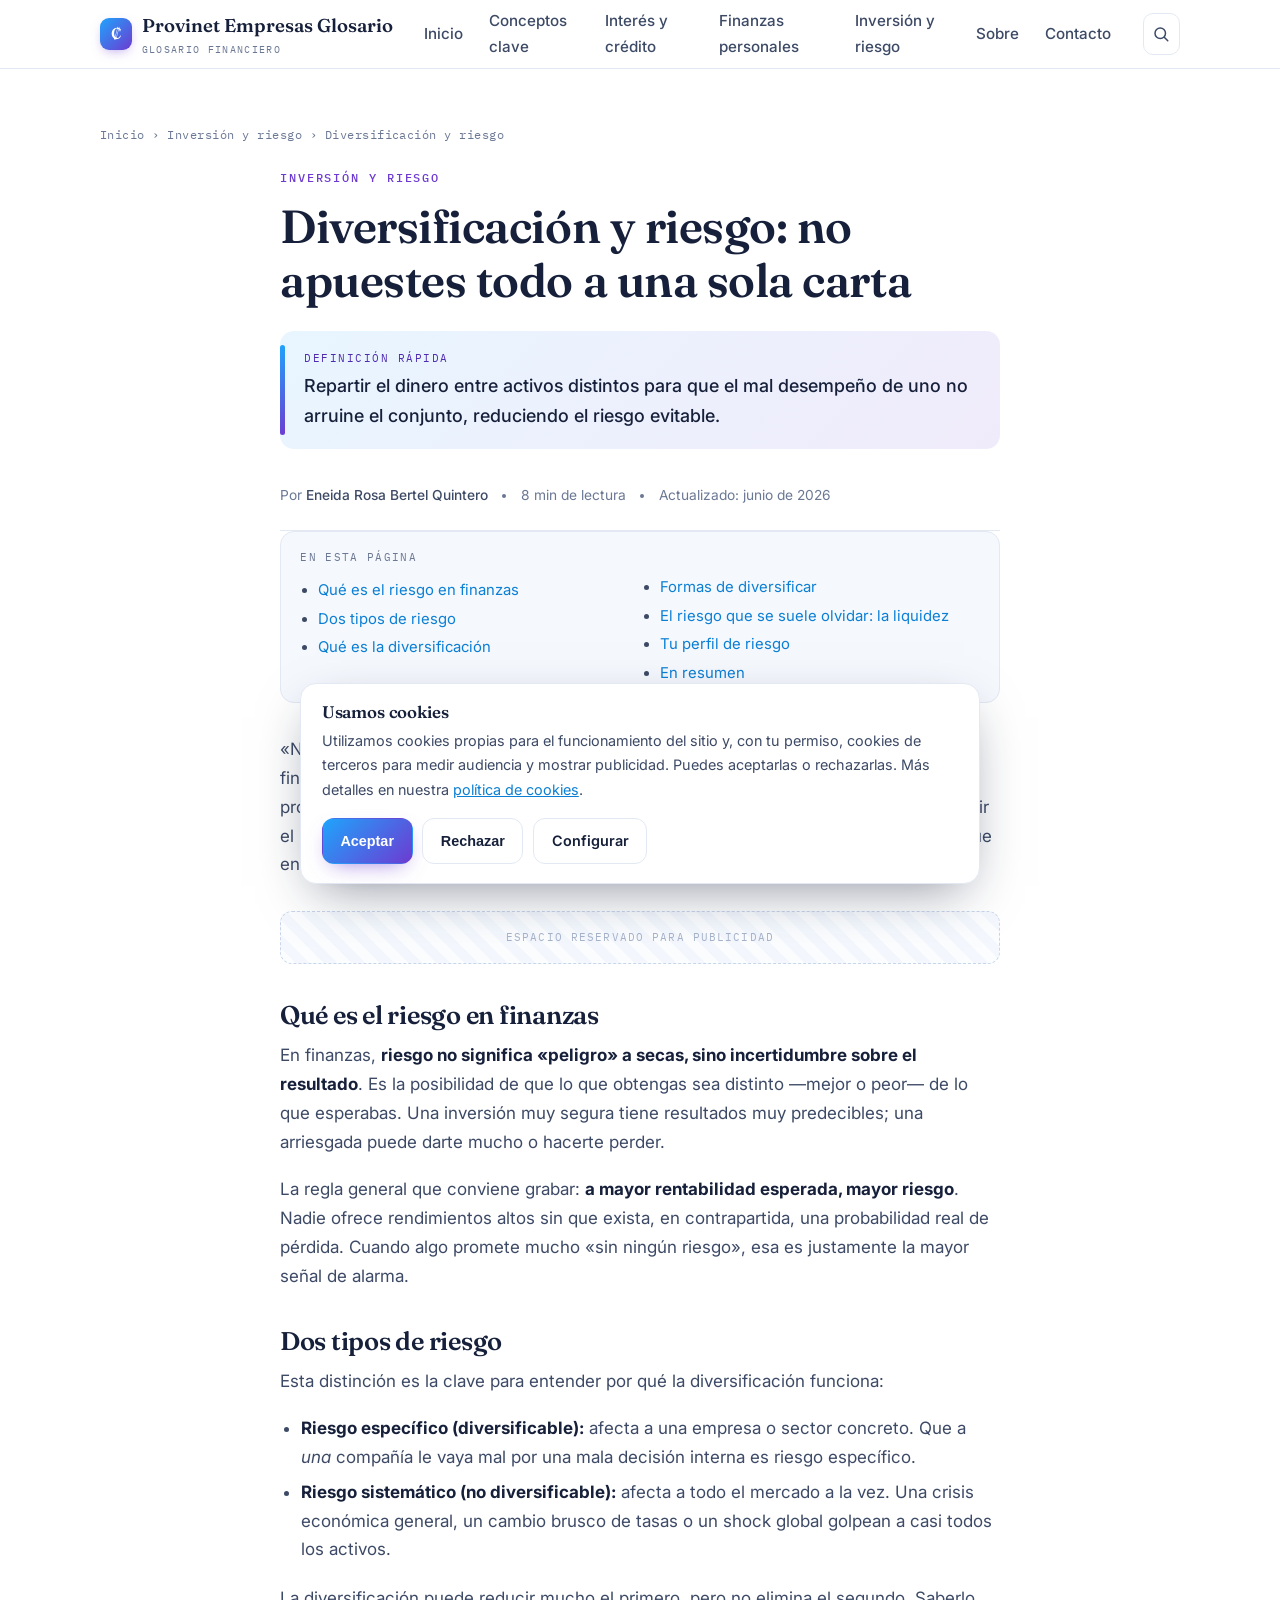
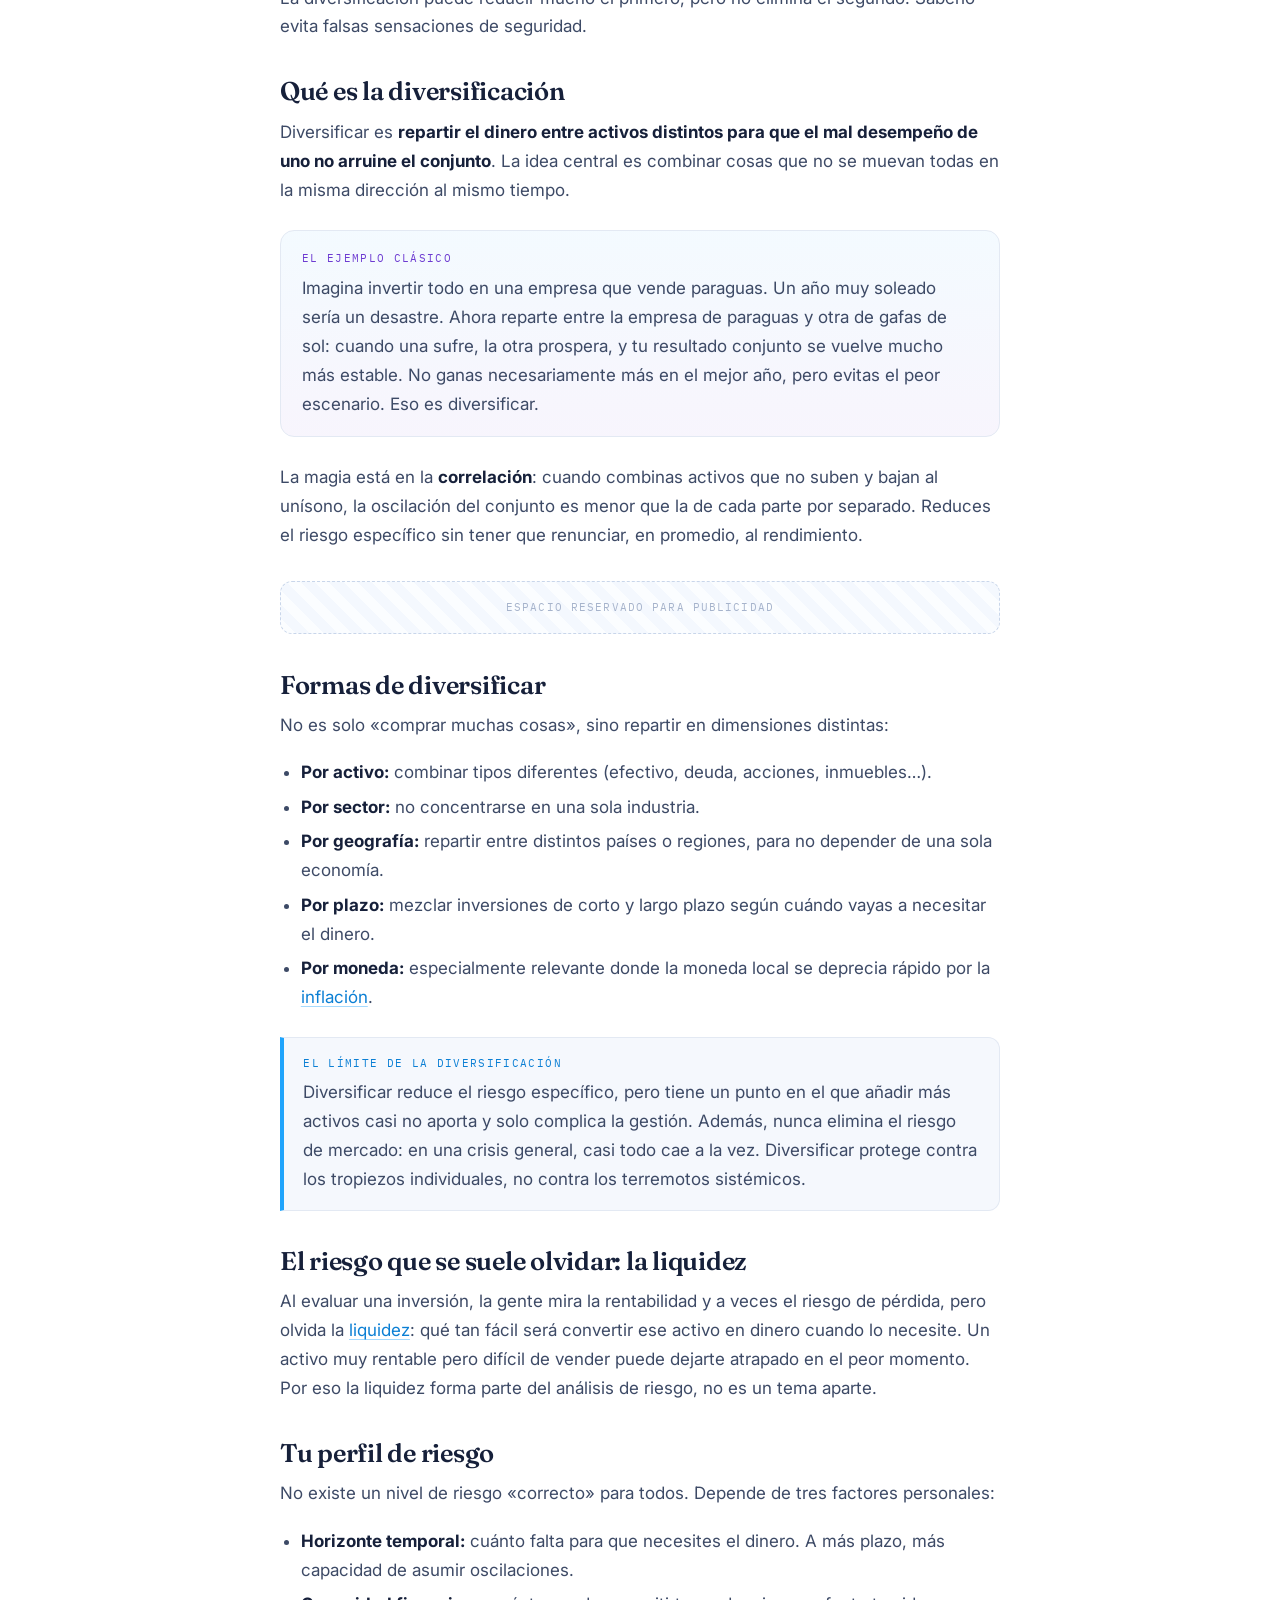
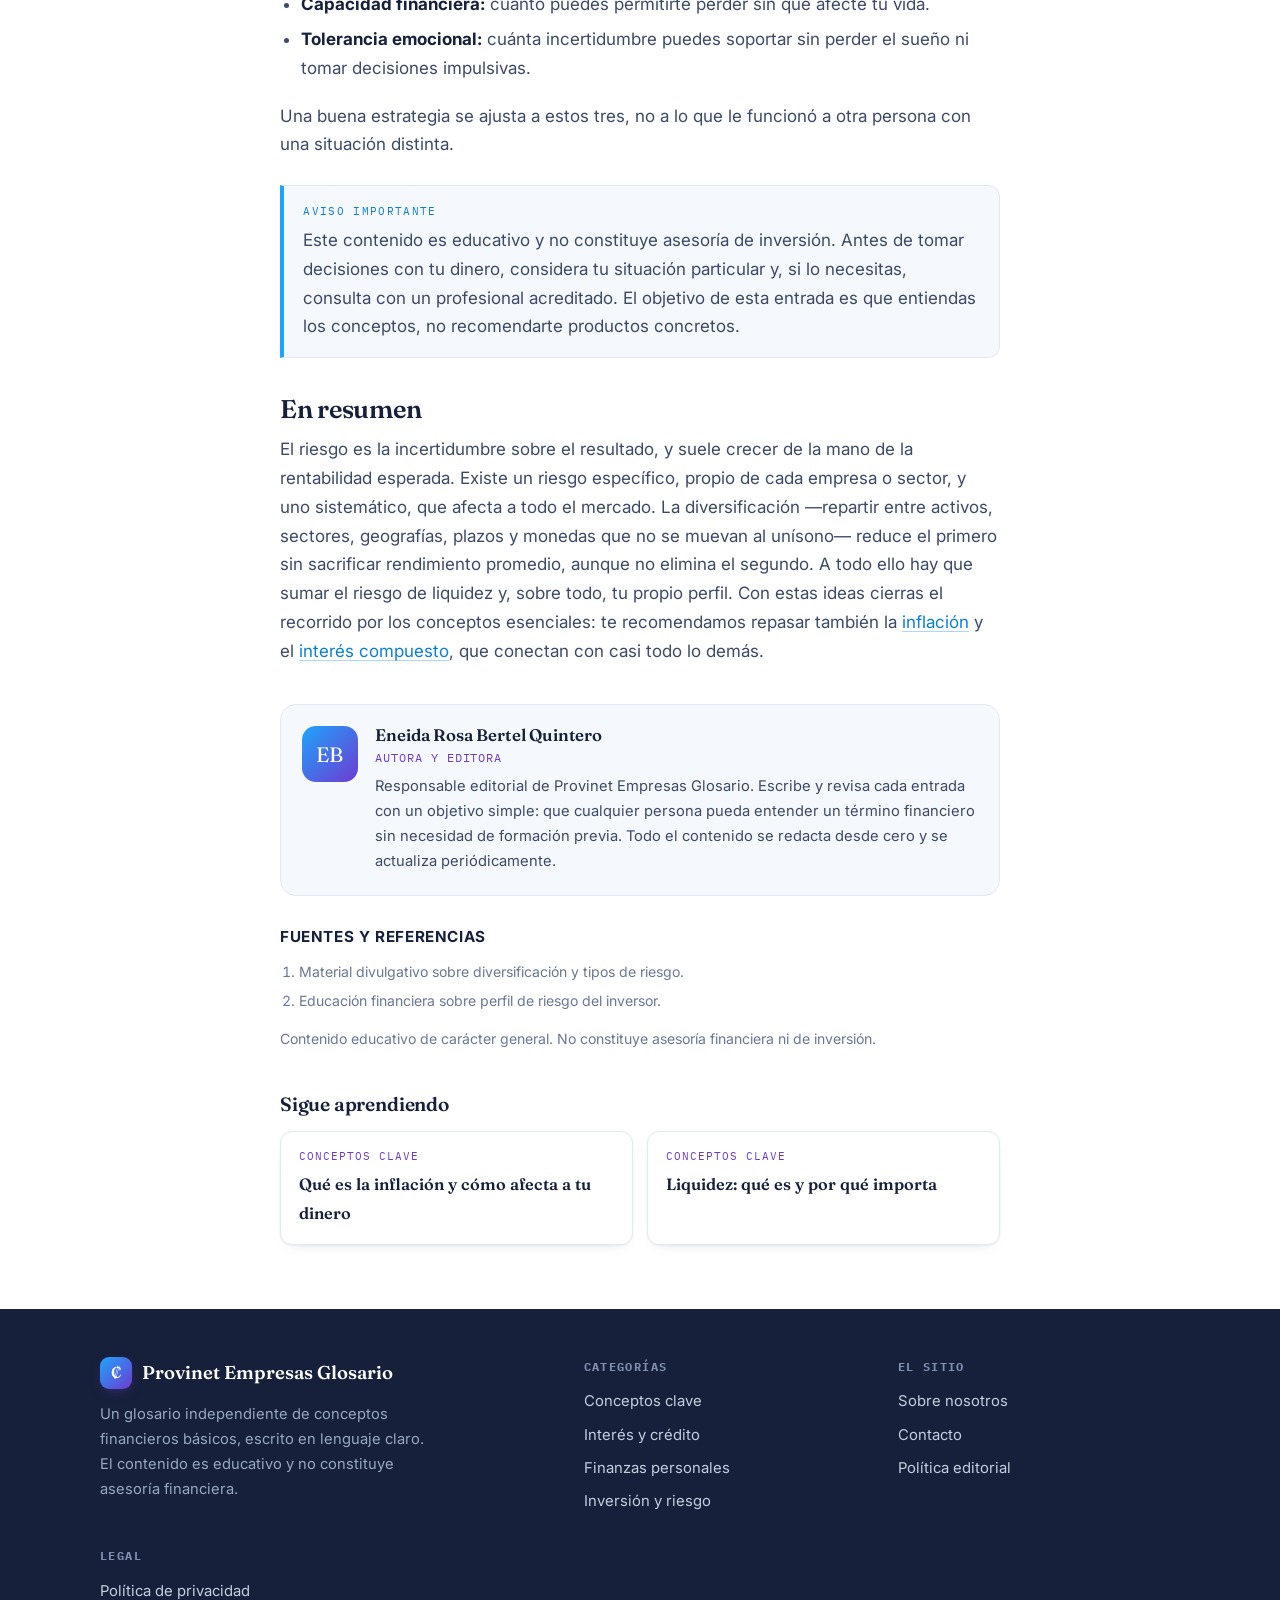
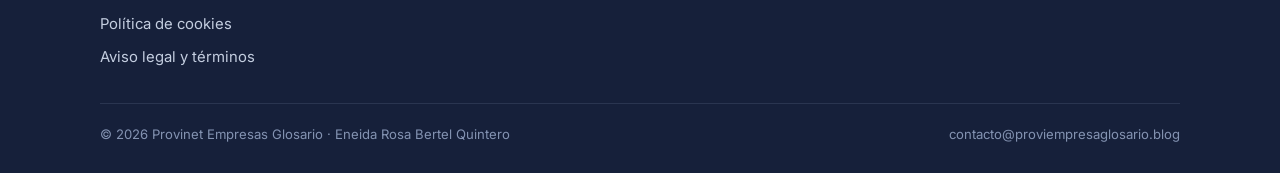
<file: diversificacion-riesgo.html>
<!DOCTYPE html>
<html lang="es">
<head>
<meta charset="utf-8">
<meta name="viewport" content="width=device-width, initial-scale=1">
<title>Diversificación y riesgo: no apuestes todo a una sola carta · Provinet Empresas Glosario</title>
<meta name="description" content="Qué es el riesgo financiero, la diferencia entre riesgo específico y sistemático, cómo diversificar y cómo definir tu perfil de riesgo.">
<meta name="author" content="Eneida Rosa Bertel Quintero">
<link rel="canonical" href="https://proviempresaglosario.blog/diversificacion-riesgo.html">
<meta property="og:type" content="website">
<meta property="og:title" content="Diversificación y riesgo: no apuestes todo a una sola carta · Provinet Empresas Glosario">
<meta property="og:description" content="Qué es el riesgo financiero, la diferencia entre riesgo específico y sistemático, cómo diversificar y cómo definir tu perfil de riesgo.">
<meta property="og:site_name" content="Provinet Empresas Glosario">
<meta name="theme-color" content="#1fa4fc">
<link rel="preconnect" href="https://fonts.googleapis.com">
<link rel="preconnect" href="https://fonts.gstatic.com" crossorigin>
<link href="https://fonts.googleapis.com/css2?family=Fraunces:ital,opsz,wght@0,9..144,500;0,9..144,600;1,9..144,500&family=Inter:wght@400;500;600;700&family=IBM+Plex+Mono:wght@400;500&display=swap" rel="stylesheet">
<link rel="stylesheet" href="assets/style.css">
<link rel="icon" href="data:image/svg+xml,%3Csvg xmlns='http://www.w3.org/2000/svg' viewBox='0 0 32 32'%3E%3Crect width='32' height='32' rx='8' fill='%231fa4fc'/%3E%3Ctext x='16' y='22' font-size='18' text-anchor='middle' fill='white' font-family='Georgia'%3E%E2%82%A1%3C/text%3E%3C/svg%3E">
</head>
<body>
<a class="skip-link" href="#main">Saltar al contenido</a>

<header class="site-header">
  <div class="container nav">
    <a class="brand" href="index.html">
      <span class="glyph" aria-hidden="true">₡</span>
      <span>Provinet Empresas Glosario<small>Glosario financiero</small></span>
    </a>
    <nav class="nav-links" aria-label="Principal">
      <a href="index.html">Inicio</a><a href="index.html#cat-conceptos">Conceptos clave</a><a href="index.html#cat-interes-credito">Interés y crédito</a><a href="index.html#cat-finanzas-personales">Finanzas personales</a><a href="index.html#cat-inversion" aria-current="page">Inversión y riesgo</a><a href="sobre-nosotros.html">Sobre</a><a href="contacto.html">Contacto</a>
    </nav>
    <button class="search-toggle" aria-label="Buscar" aria-expanded="false" aria-controls="search-panel" title="Buscar">
      <svg width="18" height="18" viewBox="0 0 24 24" fill="none" stroke="currentColor" stroke-width="2" stroke-linecap="round"><circle cx="11" cy="11" r="7"/><path d="m21 21-4.3-4.3"/></svg>
    </button>
    <button class="menu-toggle" aria-label="Abrir menú" aria-expanded="false" aria-controls="nav-links">
      <svg width="20" height="20" viewBox="0 0 24 24" fill="none" stroke="currentColor" stroke-width="2" stroke-linecap="round"><path d="M3 6h18M3 12h18M3 18h18"/></svg>
    </button>
  </div>
  <div class="search-panel" id="search-panel">
    <div class="container">
      <label for="search-input" class="eyebrow" style="display:block;margin-bottom:.5rem">Buscar en el glosario</label>
      <input type="search" id="search-input" placeholder="Escribe un término: inflación, liquidez, TAE…" autocomplete="off">
      <ul class="search-results" id="search-results" aria-live="polite"></ul>
    </div>
  </div>
</header>

<main id="main" class="article-wrap">
  <div class="container">
    <p class="breadcrumb"><a href="index.html">Inicio</a> › <a href="index.html#cat-inversion">Inversión y riesgo</a> › Diversificación y riesgo</p>
    <article>
      <header class="entry">
        <span class="eyebrow">Inversión y riesgo</span>
        <h1>Diversificación y riesgo: no apuestes todo a una sola carta</h1>
        <div class="quickdef">
          <span class="label">Definición rápida</span>
          <p>Repartir el dinero entre activos distintos para que el mal desempeño de uno no arruine el conjunto, reduciendo el riesgo evitable.</p>
        </div>
      </header>
      <div class="article-meta">
        <span>Por <a href="sobre-nosotros.html">Eneida Rosa Bertel Quintero</a></span>
        <span class="dot"></span><span>8 min de lectura</span>
        <span class="dot"></span><span>Actualizado: junio de 2026</span>
      </div>
      
<nav class="toc" aria-label="Contenido del artículo">
  <span class="label">En esta página</span>
  <ul><li><a href="#riesgo">Qué es el riesgo en finanzas</a></li>
<li><a href="#tipos-riesgo">Dos tipos de riesgo</a></li>
<li><a href="#diversificacion">Qué es la diversificación</a></li>
<li><a href="#como">Formas de diversificar</a></li>
<li><a href="#liquidez">El riesgo que se suele olvidar: la liquidez</a></li>
<li><a href="#perfil">Tu perfil de riesgo</a></li>
<li><a href="#conclusion">En resumen</a></li></ul>
</nav>
      <div class="prose">
        <p>«No pongas todos los huevos en la misma canasta» es probablemente el consejo financiero más antiguo y repetido. Detrás de ese refrán hay un concepto preciso y profundamente útil: la diversificación, una de las pocas herramientas que permite reducir el riesgo sin renunciar necesariamente a la rentabilidad. Para entenderla, primero hay que entender qué es el riesgo.</p>


<!-- HUECO ANUNCIO ADSENSE (insertar más tarde) -->
<div class="ad-slot" aria-hidden="true">Espacio reservado para publicidad</div>
<h2 id="riesgo">Qué es el riesgo en finanzas</h2>
<p>En finanzas, <strong>riesgo no significa «peligro» a secas, sino incertidumbre sobre el resultado</strong>. Es la posibilidad de que lo que obtengas sea distinto —mejor o peor— de lo que esperabas. Una inversión muy segura tiene resultados muy predecibles; una arriesgada puede darte mucho o hacerte perder.</p>
<p>La regla general que conviene grabar: <strong>a mayor rentabilidad esperada, mayor riesgo</strong>. Nadie ofrece rendimientos altos sin que exista, en contrapartida, una probabilidad real de pérdida. Cuando algo promete mucho «sin ningún riesgo», esa es justamente la mayor señal de alarma.</p>

<h2 id="tipos-riesgo">Dos tipos de riesgo</h2>
<p>Esta distinción es la clave para entender por qué la diversificación funciona:</p>
<ul>
  <li><strong>Riesgo específico (diversificable):</strong> afecta a una empresa o sector concreto. Que a <em>una</em> compañía le vaya mal por una mala decisión interna es riesgo específico.</li>
  <li><strong>Riesgo sistemático (no diversificable):</strong> afecta a todo el mercado a la vez. Una crisis económica general, un cambio brusco de tasas o un shock global golpean a casi todos los activos.</li>
</ul>
<p>La diversificación puede reducir mucho el primero, pero no elimina el segundo. Saberlo evita falsas sensaciones de seguridad.</p>

<h2 id="diversificacion">Qué es la diversificación</h2>
<p>Diversificar es <strong>repartir el dinero entre activos distintos para que el mal desempeño de uno no arruine el conjunto</strong>. La idea central es combinar cosas que no se muevan todas en la misma dirección al mismo tiempo.</p>
<div class="example">
  <span class="label">El ejemplo clásico</span>
  <p>Imagina invertir todo en una empresa que vende paraguas. Un año muy soleado sería un desastre. Ahora reparte entre la empresa de paraguas y otra de gafas de sol: cuando una sufre, la otra prospera, y tu resultado conjunto se vuelve mucho más estable. No ganas necesariamente más en el mejor año, pero evitas el peor escenario. Eso es diversificar.</p>
</div>
<p>La magia está en la <strong>correlación</strong>: cuando combinas activos que no suben y bajan al unísono, la oscilación del conjunto es menor que la de cada parte por separado. Reduces el riesgo específico sin tener que renunciar, en promedio, al rendimiento.</p>


<!-- HUECO ANUNCIO ADSENSE (insertar más tarde) -->
<div class="ad-slot" aria-hidden="true">Espacio reservado para publicidad</div>
<h2 id="como">Formas de diversificar</h2>
<p>No es solo «comprar muchas cosas», sino repartir en dimensiones distintas:</p>
<ul>
  <li><strong>Por activo:</strong> combinar tipos diferentes (efectivo, deuda, acciones, inmuebles…).</li>
  <li><strong>Por sector:</strong> no concentrarse en una sola industria.</li>
  <li><strong>Por geografía:</strong> repartir entre distintos países o regiones, para no depender de una sola economía.</li>
  <li><strong>Por plazo:</strong> mezclar inversiones de corto y largo plazo según cuándo vayas a necesitar el dinero.</li>
  <li><strong>Por moneda:</strong> especialmente relevante donde la moneda local se deprecia rápido por la <a href="inflacion.html">inflación</a>.</li>
</ul>
<div class="callout">
  <span class="label">El límite de la diversificación</span>
  <p>Diversificar reduce el riesgo específico, pero tiene un punto en el que añadir más activos casi no aporta y solo complica la gestión. Además, nunca elimina el riesgo de mercado: en una crisis general, casi todo cae a la vez. Diversificar protege contra los tropiezos individuales, no contra los terremotos sistémicos.</p>
</div>

<h2 id="liquidez">El riesgo que se suele olvidar: la liquidez</h2>
<p>Al evaluar una inversión, la gente mira la rentabilidad y a veces el riesgo de pérdida, pero olvida la <a href="liquidez.html">liquidez</a>: qué tan fácil será convertir ese activo en dinero cuando lo necesite. Un activo muy rentable pero difícil de vender puede dejarte atrapado en el peor momento. Por eso la liquidez forma parte del análisis de riesgo, no es un tema aparte.</p>

<h2 id="perfil">Tu perfil de riesgo</h2>
<p>No existe un nivel de riesgo «correcto» para todos. Depende de tres factores personales:</p>
<ul>
  <li><strong>Horizonte temporal:</strong> cuánto falta para que necesites el dinero. A más plazo, más capacidad de asumir oscilaciones.</li>
  <li><strong>Capacidad financiera:</strong> cuánto puedes permitirte perder sin que afecte tu vida.</li>
  <li><strong>Tolerancia emocional:</strong> cuánta incertidumbre puedes soportar sin perder el sueño ni tomar decisiones impulsivas.</li>
</ul>
<p>Una buena estrategia se ajusta a estos tres, no a lo que le funcionó a otra persona con una situación distinta.</p>

<div class="callout">
  <span class="label">Aviso importante</span>
  <p>Este contenido es educativo y no constituye asesoría de inversión. Antes de tomar decisiones con tu dinero, considera tu situación particular y, si lo necesitas, consulta con un profesional acreditado. El objetivo de esta entrada es que entiendas los conceptos, no recomendarte productos concretos.</p>
</div>

<h2 id="conclusion">En resumen</h2>
<p>El riesgo es la incertidumbre sobre el resultado, y suele crecer de la mano de la rentabilidad esperada. Existe un riesgo específico, propio de cada empresa o sector, y uno sistemático, que afecta a todo el mercado. La diversificación —repartir entre activos, sectores, geografías, plazos y monedas que no se muevan al unísono— reduce el primero sin sacrificar rendimiento promedio, aunque no elimina el segundo. A todo ello hay que sumar el riesgo de liquidez y, sobre todo, tu propio perfil. Con estas ideas cierras el recorrido por los conceptos esenciales: te recomendamos repasar también la <a href="inflacion.html">inflación</a> y el <a href="interes-compuesto.html">interés compuesto</a>, que conectan con casi todo lo demás.</p>
      </div>
      <div class="author-box">
        <div class="avatar" aria-hidden="true">EB</div>
        <div>
          <h4>Eneida Rosa Bertel Quintero</h4>
          <div class="role">Autora y editora</div>
          <p>Responsable editorial de Provinet Empresas Glosario. Escribe y revisa cada entrada con un objetivo simple: que cualquier persona pueda entender un término financiero sin necesidad de formación previa. Todo el contenido se redacta desde cero y se actualiza periódicamente.</p>
        </div>
      </div>
      <div class="sources">
        <h4>Fuentes y referencias</h4>
        <ol><li>Material divulgativo sobre diversificación y tipos de riesgo.</li>
<li>Educación financiera sobre perfil de riesgo del inversor.</li></ol>
        <p style="color:var(--muted);margin-top:.6rem">Contenido educativo de carácter general. No constituye asesoría financiera ni de inversión.</p>
      </div>
      <div class="related">
        <h3>Sigue aprendiendo</h3>
        <div class="related-grid"><a href="inflacion.html"><span class="sr-cat">Conceptos clave</span><strong>Qué es la inflación y cómo afecta a tu dinero</strong></a><a href="liquidez.html"><span class="sr-cat">Conceptos clave</span><strong>Liquidez: qué es y por qué importa</strong></a></div>
      </div>
    </article>
  </div>
</main>

<footer class="site-footer">
  <div class="container">
    <div class="footer-grid">
      <div class="footer-brand">
        <a class="brand" href="index.html"><span class="glyph" aria-hidden="true">₡</span><span>Provinet Empresas Glosario</span></a>
        <p>Un glosario independiente de conceptos financieros básicos, escrito en lenguaje claro. El contenido es educativo y no constituye asesoría financiera.</p>
      </div>
      <div class="footer-col">
        <h5>Categorías</h5>
        <ul><li><a href="index.html#cat-conceptos">Conceptos clave</a></li>
<li><a href="index.html#cat-interes-credito">Interés y crédito</a></li>
<li><a href="index.html#cat-finanzas-personales">Finanzas personales</a></li>
<li><a href="index.html#cat-inversion">Inversión y riesgo</a></li></ul>
      </div>
      <div class="footer-col">
        <h5>El sitio</h5>
        <ul><li><a href="sobre-nosotros.html">Sobre nosotros</a></li>
<li><a href="contacto.html">Contacto</a></li>
<li><a href="politica-editorial.html">Política editorial</a></li></ul>
      </div>
      <div class="footer-col">
        <h5>Legal</h5>
        <ul><li><a href="politica-privacidad.html">Política de privacidad</a></li>
<li><a href="politica-cookies.html">Política de cookies</a></li>
<li><a href="aviso-legal.html">Aviso legal y términos</a></li></ul>
      </div>
    </div>
    <div class="footer-bottom">
      <span>© <span id="year">2026</span> Provinet Empresas Glosario · Eneida Rosa Bertel Quintero</span>
      <span>contacto@proviempresaglosario.blog</span>
    </div>
  </div>
</footer>
<div class="cookie-banner" id="cookie-banner" role="dialog" aria-live="polite" aria-label="Aviso de cookies">
  <h4>Usamos cookies</h4>
  <p>Utilizamos cookies propias para el funcionamiento del sitio y, con tu permiso, cookies de terceros para medir audiencia y mostrar publicidad. Puedes aceptarlas o rechazarlas. Más detalles en nuestra <a href="politica-cookies.html">política de cookies</a>.</p>
  <div class="cookie-actions">
    <button class="btn btn-primary" id="cookie-accept" type="button">Aceptar</button>
    <button class="btn btn-line" id="cookie-reject" type="button">Rechazar</button>
    <a class="btn btn-line" href="politica-cookies.html">Configurar</a>
  </div>
</div>
<script src="assets/search-index.js"></script>
<script src="assets/main.js"></script>
</body>
</html>
</file>
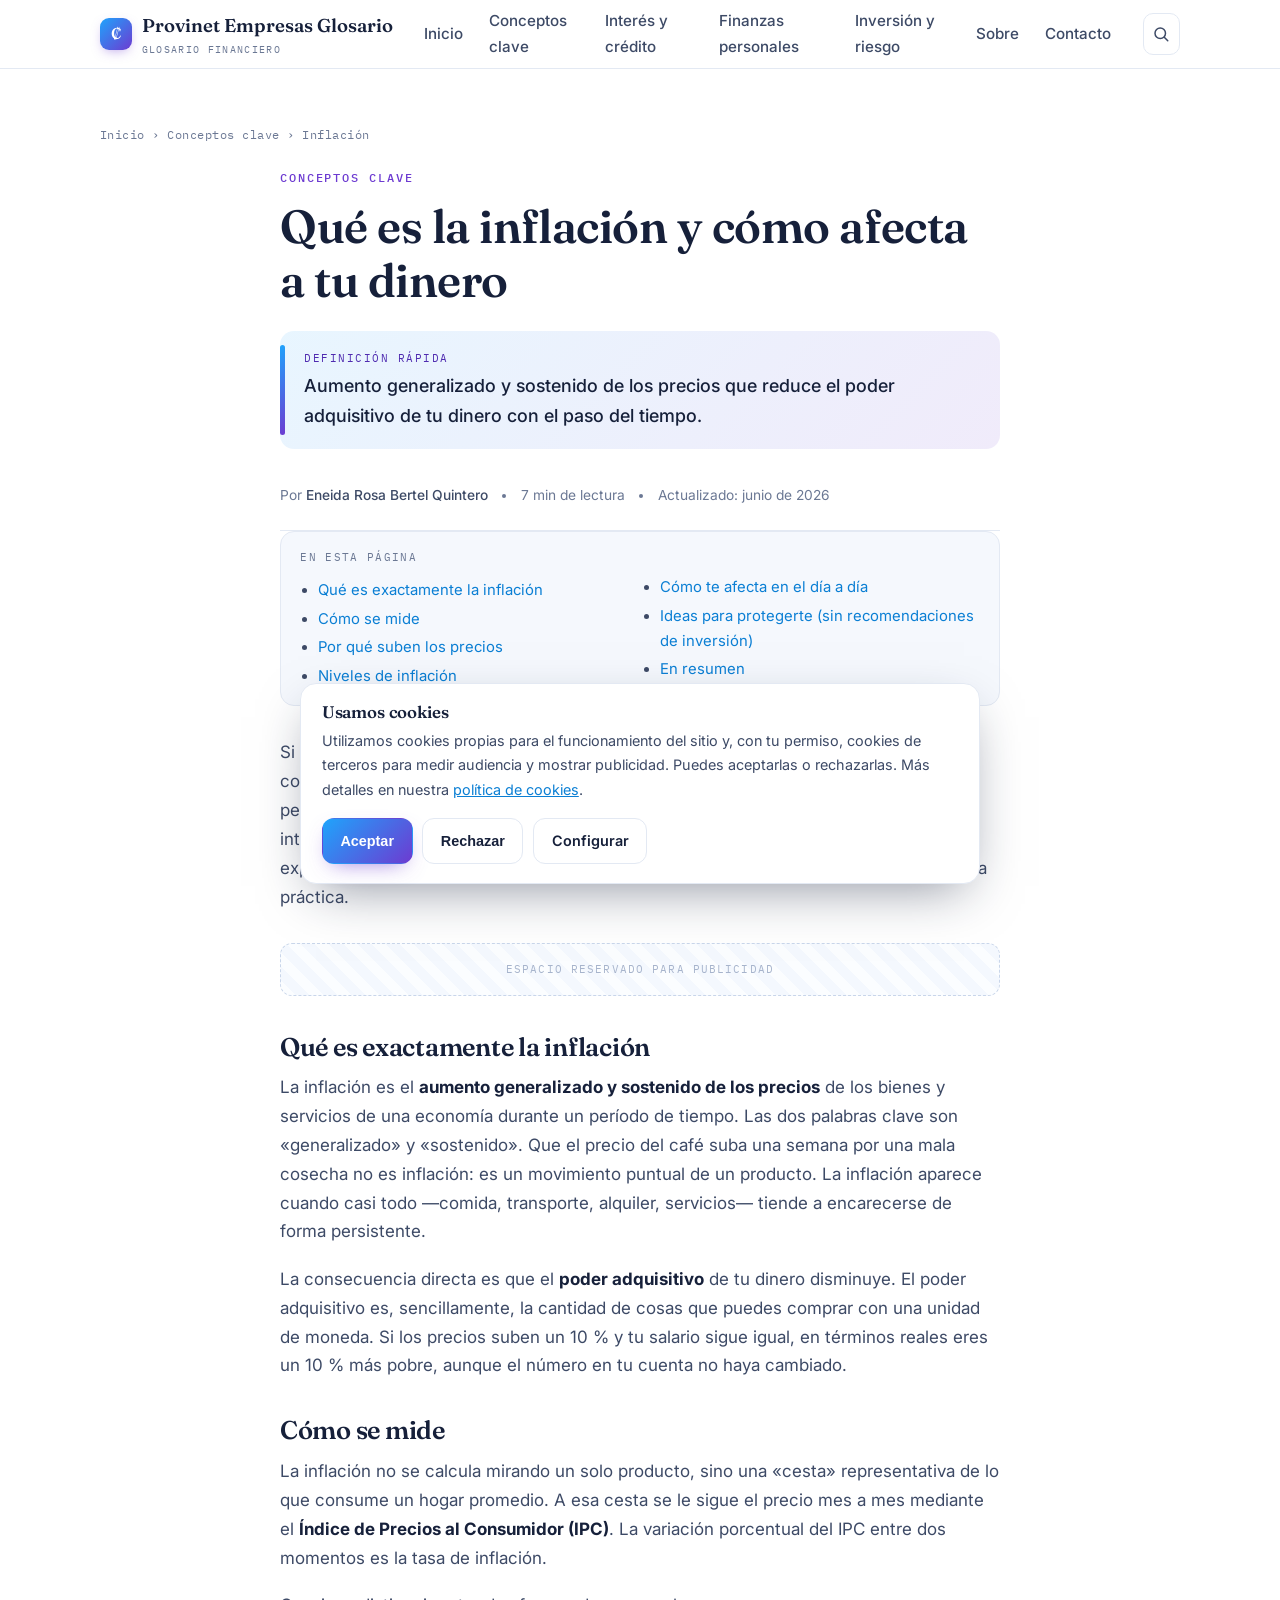
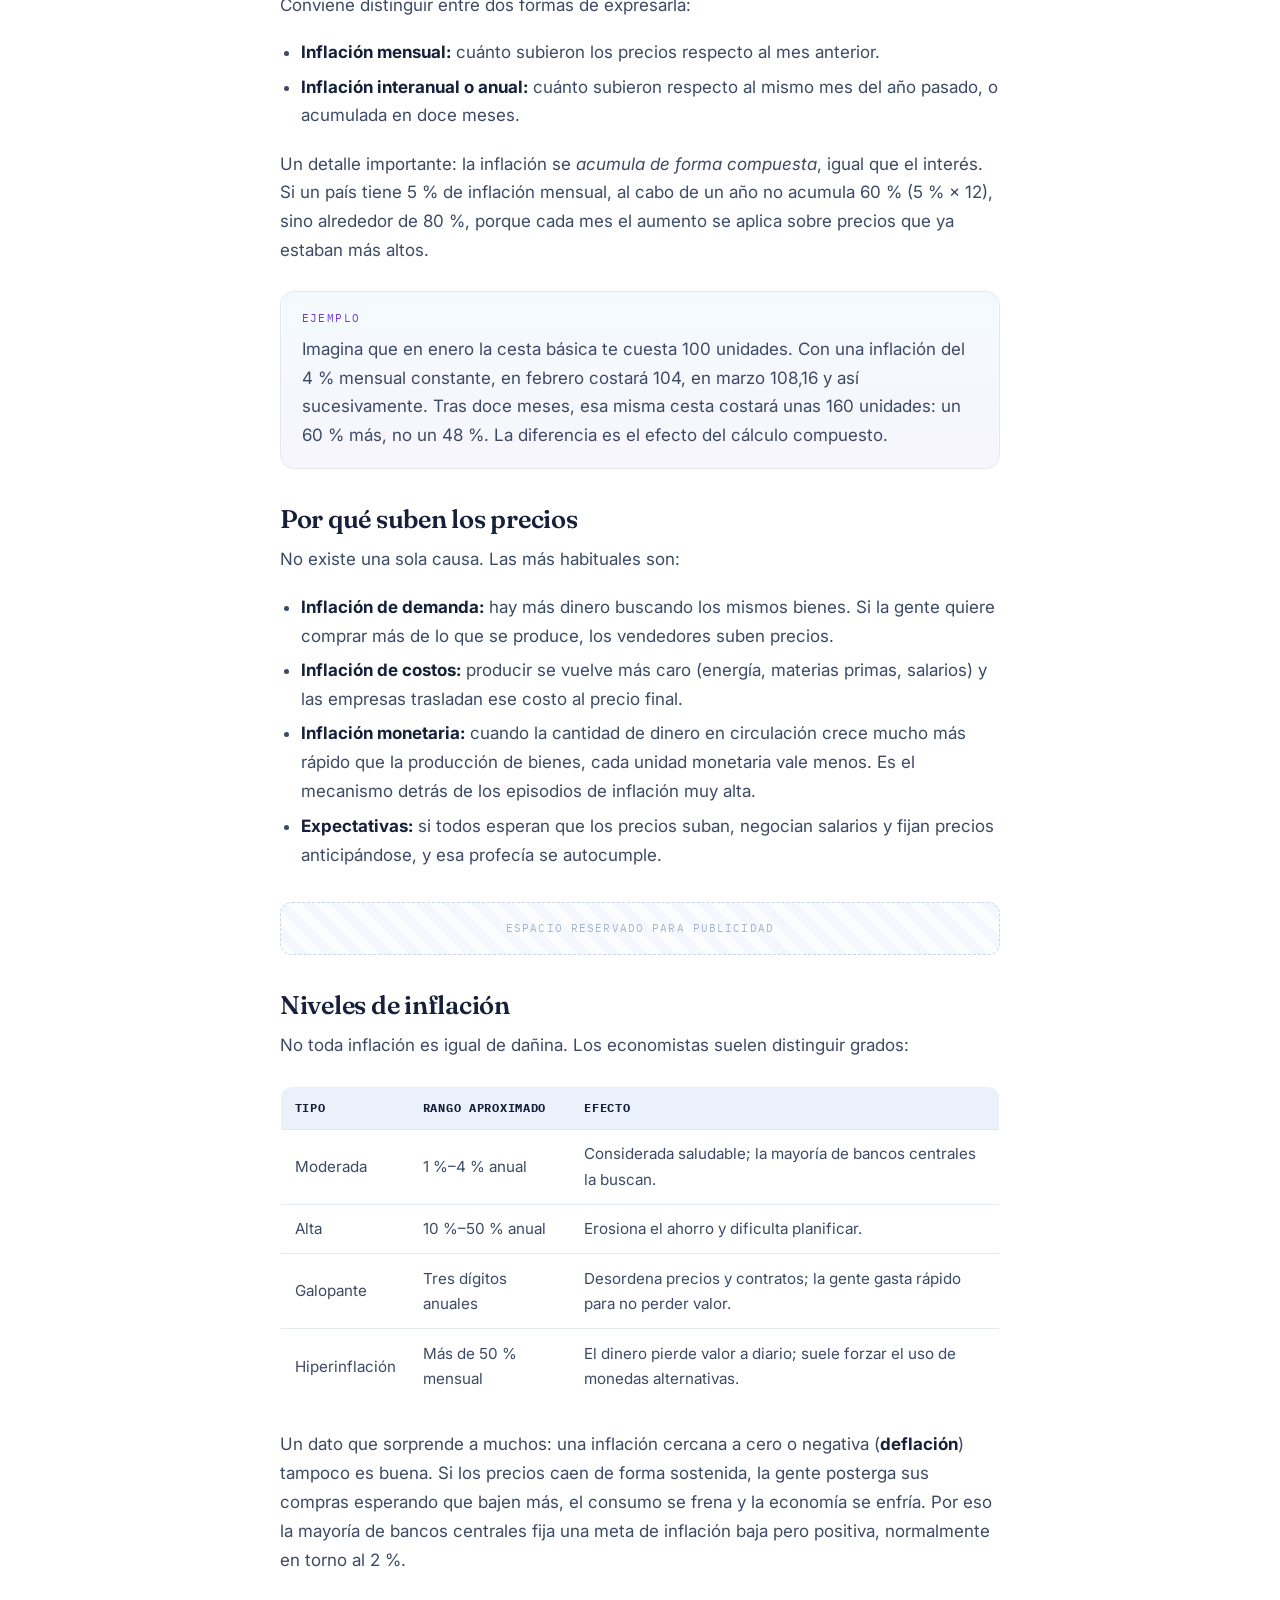
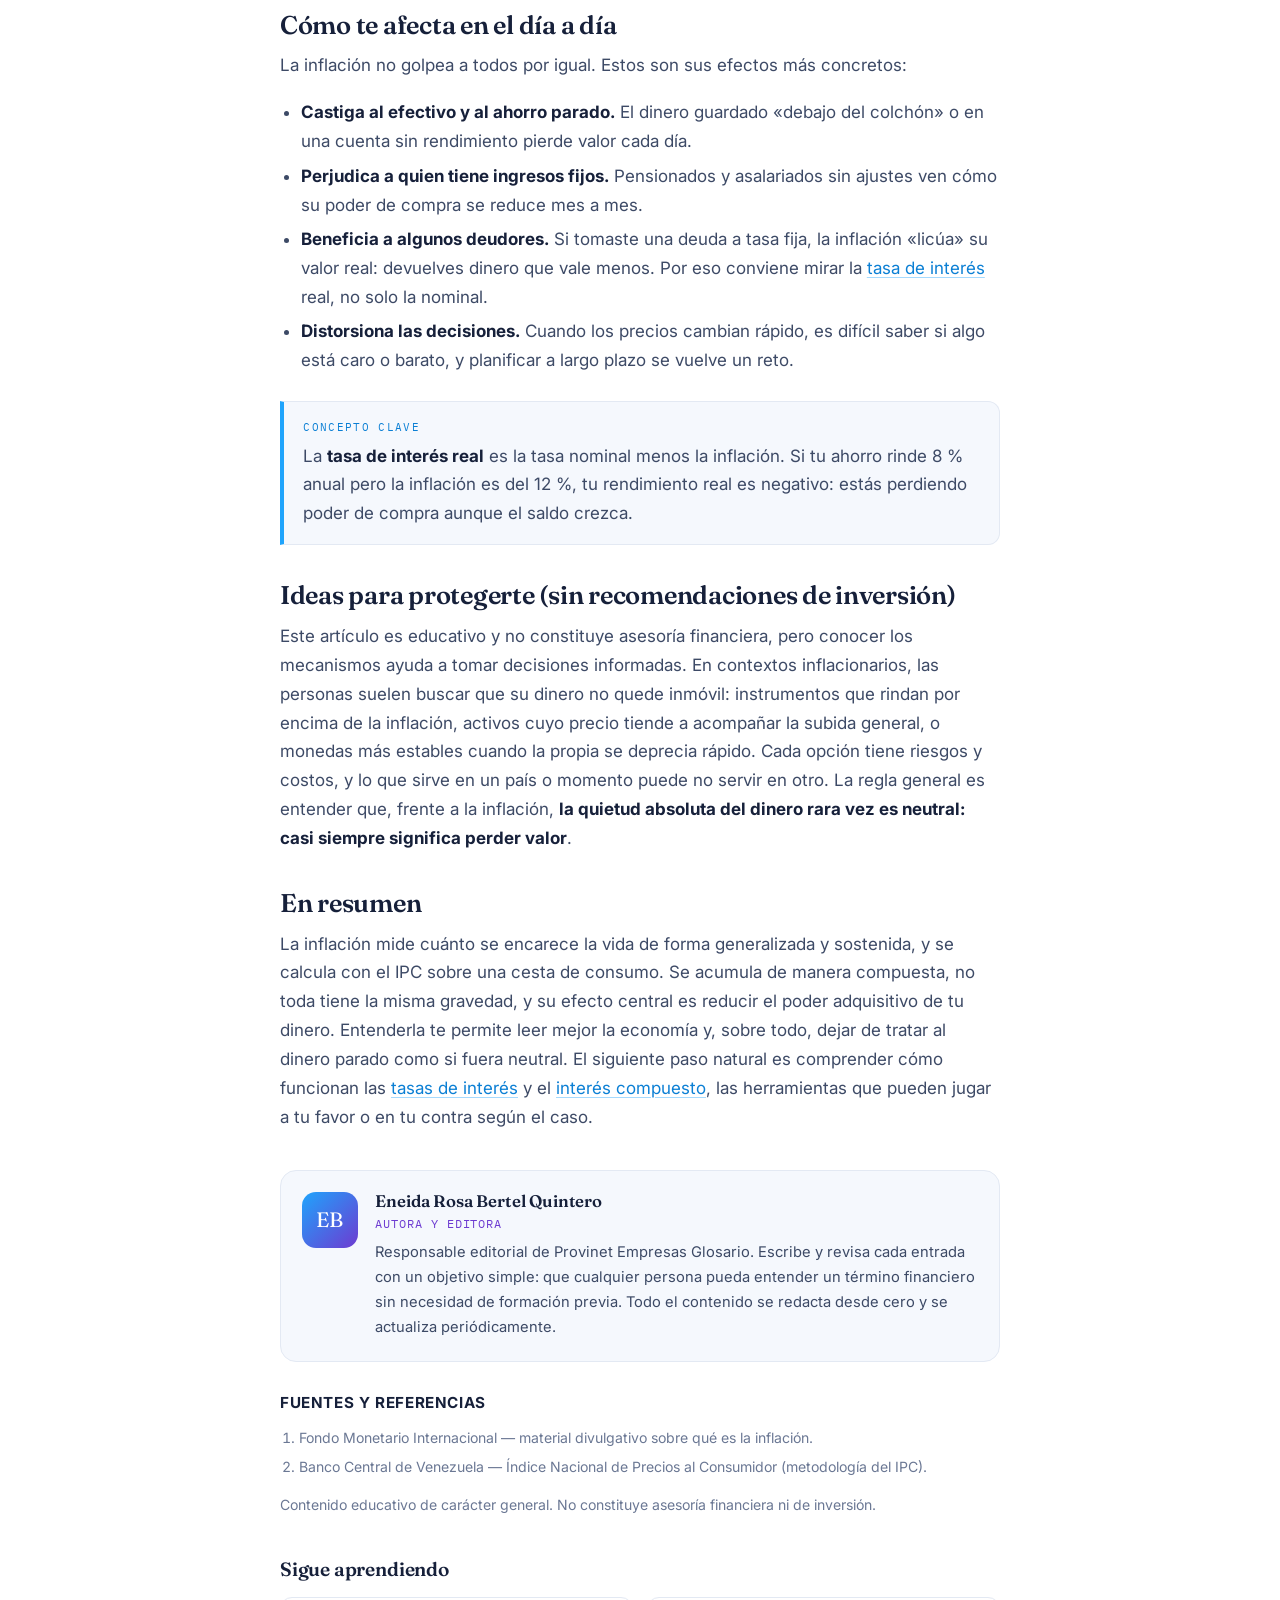
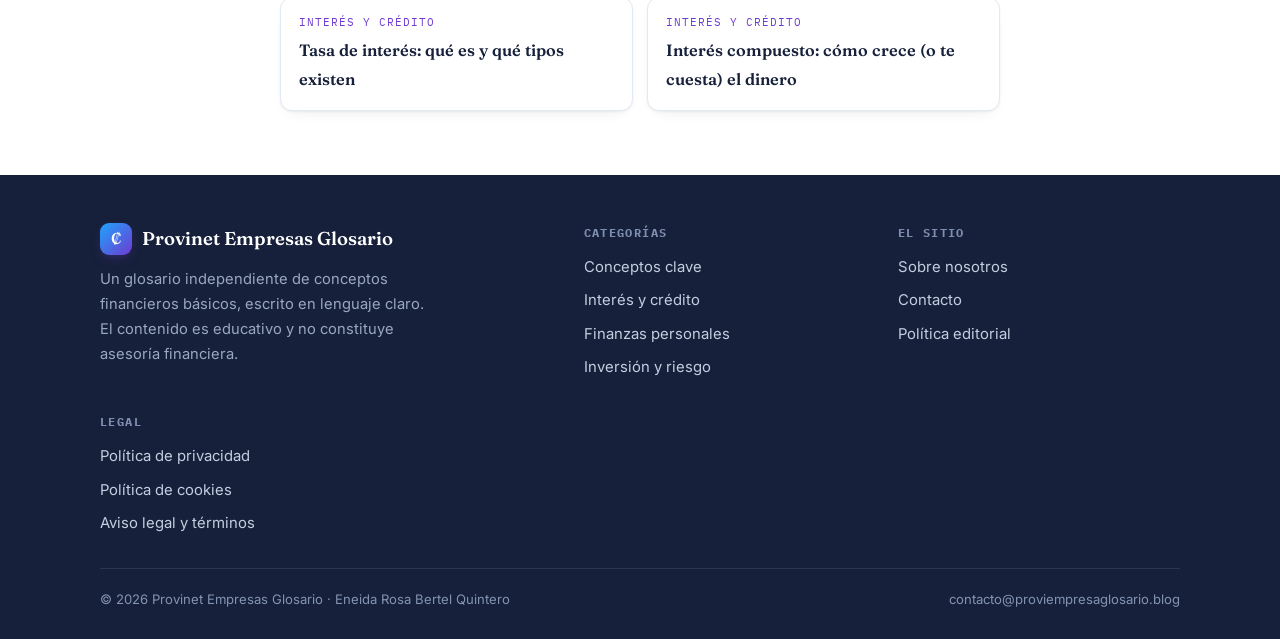
<file: inflacion.html>
<!DOCTYPE html>
<html lang="es">
<head>
<meta charset="utf-8">
<meta name="viewport" content="width=device-width, initial-scale=1">
<title>Qué es la inflación y cómo afecta a tu dinero · Provinet Empresas Glosario</title>
<meta name="description" content="Qué es la inflación, cómo se mide con el IPC, por qué suben los precios y de qué forma concreta afecta a tus ahorros y a tu día a día.">
<meta name="author" content="Eneida Rosa Bertel Quintero">
<link rel="canonical" href="https://proviempresaglosario.blog/inflacion.html">
<meta property="og:type" content="website">
<meta property="og:title" content="Qué es la inflación y cómo afecta a tu dinero · Provinet Empresas Glosario">
<meta property="og:description" content="Qué es la inflación, cómo se mide con el IPC, por qué suben los precios y de qué forma concreta afecta a tus ahorros y a tu día a día.">
<meta property="og:site_name" content="Provinet Empresas Glosario">
<meta name="theme-color" content="#1fa4fc">
<link rel="preconnect" href="https://fonts.googleapis.com">
<link rel="preconnect" href="https://fonts.gstatic.com" crossorigin>
<link href="https://fonts.googleapis.com/css2?family=Fraunces:ital,opsz,wght@0,9..144,500;0,9..144,600;1,9..144,500&family=Inter:wght@400;500;600;700&family=IBM+Plex+Mono:wght@400;500&display=swap" rel="stylesheet">
<link rel="stylesheet" href="assets/style.css">
<link rel="icon" href="data:image/svg+xml,%3Csvg xmlns='http://www.w3.org/2000/svg' viewBox='0 0 32 32'%3E%3Crect width='32' height='32' rx='8' fill='%231fa4fc'/%3E%3Ctext x='16' y='22' font-size='18' text-anchor='middle' fill='white' font-family='Georgia'%3E%E2%82%A1%3C/text%3E%3C/svg%3E">
</head>
<body>
<a class="skip-link" href="#main">Saltar al contenido</a>

<header class="site-header">
  <div class="container nav">
    <a class="brand" href="index.html">
      <span class="glyph" aria-hidden="true">₡</span>
      <span>Provinet Empresas Glosario<small>Glosario financiero</small></span>
    </a>
    <nav class="nav-links" aria-label="Principal">
      <a href="index.html">Inicio</a><a href="index.html#cat-conceptos" aria-current="page">Conceptos clave</a><a href="index.html#cat-interes-credito">Interés y crédito</a><a href="index.html#cat-finanzas-personales">Finanzas personales</a><a href="index.html#cat-inversion">Inversión y riesgo</a><a href="sobre-nosotros.html">Sobre</a><a href="contacto.html">Contacto</a>
    </nav>
    <button class="search-toggle" aria-label="Buscar" aria-expanded="false" aria-controls="search-panel" title="Buscar">
      <svg width="18" height="18" viewBox="0 0 24 24" fill="none" stroke="currentColor" stroke-width="2" stroke-linecap="round"><circle cx="11" cy="11" r="7"/><path d="m21 21-4.3-4.3"/></svg>
    </button>
    <button class="menu-toggle" aria-label="Abrir menú" aria-expanded="false" aria-controls="nav-links">
      <svg width="20" height="20" viewBox="0 0 24 24" fill="none" stroke="currentColor" stroke-width="2" stroke-linecap="round"><path d="M3 6h18M3 12h18M3 18h18"/></svg>
    </button>
  </div>
  <div class="search-panel" id="search-panel">
    <div class="container">
      <label for="search-input" class="eyebrow" style="display:block;margin-bottom:.5rem">Buscar en el glosario</label>
      <input type="search" id="search-input" placeholder="Escribe un término: inflación, liquidez, TAE…" autocomplete="off">
      <ul class="search-results" id="search-results" aria-live="polite"></ul>
    </div>
  </div>
</header>

<main id="main" class="article-wrap">
  <div class="container">
    <p class="breadcrumb"><a href="index.html">Inicio</a> › <a href="index.html#cat-conceptos">Conceptos clave</a> › Inflación</p>
    <article>
      <header class="entry">
        <span class="eyebrow">Conceptos clave</span>
        <h1>Qué es la inflación y cómo afecta a tu dinero</h1>
        <div class="quickdef">
          <span class="label">Definición rápida</span>
          <p>Aumento generalizado y sostenido de los precios que reduce el poder adquisitivo de tu dinero con el paso del tiempo.</p>
        </div>
      </header>
      <div class="article-meta">
        <span>Por <a href="sobre-nosotros.html">Eneida Rosa Bertel Quintero</a></span>
        <span class="dot"></span><span>7 min de lectura</span>
        <span class="dot"></span><span>Actualizado: junio de 2026</span>
      </div>
      
<nav class="toc" aria-label="Contenido del artículo">
  <span class="label">En esta página</span>
  <ul><li><a href="#que-es">Qué es exactamente la inflación</a></li>
<li><a href="#como-se-mide">Cómo se mide</a></li>
<li><a href="#causas">Por qué suben los precios</a></li>
<li><a href="#tipos">Niveles de inflación</a></li>
<li><a href="#afecta">Cómo te afecta en el día a día</a></li>
<li><a href="#protegerse">Ideas para protegerte (sin recomendaciones de inversión)</a></li>
<li><a href="#conclusion">En resumen</a></li></ul>
</nav>
      <div class="prose">
        <p>Si alguna vez sentiste que con el mismo dinero cada vez te alcanza para menos, ya conoces la inflación de manera intuitiva. Ponerle nombre y entender cómo funciona te permite tomar mejores decisiones: desde cómo guardar tus ahorros hasta cómo interpretar las noticias económicas sin que te suenen a otro idioma. En esta entrada explicamos qué es la inflación, cómo se mide y, sobre todo, qué le hace a tu dinero en la práctica.</p>


<!-- HUECO ANUNCIO ADSENSE (insertar más tarde) -->
<div class="ad-slot" aria-hidden="true">Espacio reservado para publicidad</div>
<h2 id="que-es">Qué es exactamente la inflación</h2>
<p>La inflación es el <strong>aumento generalizado y sostenido de los precios</strong> de los bienes y servicios de una economía durante un período de tiempo. Las dos palabras clave son «generalizado» y «sostenido». Que el precio del café suba una semana por una mala cosecha no es inflación: es un movimiento puntual de un producto. La inflación aparece cuando casi todo —comida, transporte, alquiler, servicios— tiende a encarecerse de forma persistente.</p>
<p>La consecuencia directa es que el <strong>poder adquisitivo</strong> de tu dinero disminuye. El poder adquisitivo es, sencillamente, la cantidad de cosas que puedes comprar con una unidad de moneda. Si los precios suben un 10 % y tu salario sigue igual, en términos reales eres un 10 % más pobre, aunque el número en tu cuenta no haya cambiado.</p>

<h2 id="como-se-mide">Cómo se mide</h2>
<p>La inflación no se calcula mirando un solo producto, sino una «cesta» representativa de lo que consume un hogar promedio. A esa cesta se le sigue el precio mes a mes mediante el <strong>Índice de Precios al Consumidor (IPC)</strong>. La variación porcentual del IPC entre dos momentos es la tasa de inflación.</p>
<p>Conviene distinguir entre dos formas de expresarla:</p>
<ul>
  <li><strong>Inflación mensual:</strong> cuánto subieron los precios respecto al mes anterior.</li>
  <li><strong>Inflación interanual o anual:</strong> cuánto subieron respecto al mismo mes del año pasado, o acumulada en doce meses.</li>
</ul>
<p>Un detalle importante: la inflación se <em>acumula de forma compuesta</em>, igual que el interés. Si un país tiene 5 % de inflación mensual, al cabo de un año no acumula 60 % (5 % × 12), sino alrededor de 80 %, porque cada mes el aumento se aplica sobre precios que ya estaban más altos.</p>

<div class="example">
  <span class="label">Ejemplo</span>
  <p>Imagina que en enero la cesta básica te cuesta 100 unidades. Con una inflación del 4 % mensual constante, en febrero costará 104, en marzo 108,16 y así sucesivamente. Tras doce meses, esa misma cesta costará unas 160 unidades: un 60 % más, no un 48 %. La diferencia es el efecto del cálculo compuesto.</p>
</div>

<h2 id="causas">Por qué suben los precios</h2>
<p>No existe una sola causa. Las más habituales son:</p>
<ul>
  <li><strong>Inflación de demanda:</strong> hay más dinero buscando los mismos bienes. Si la gente quiere comprar más de lo que se produce, los vendedores suben precios.</li>
  <li><strong>Inflación de costos:</strong> producir se vuelve más caro (energía, materias primas, salarios) y las empresas trasladan ese costo al precio final.</li>
  <li><strong>Inflación monetaria:</strong> cuando la cantidad de dinero en circulación crece mucho más rápido que la producción de bienes, cada unidad monetaria vale menos. Es el mecanismo detrás de los episodios de inflación muy alta.</li>
  <li><strong>Expectativas:</strong> si todos esperan que los precios suban, negocian salarios y fijan precios anticipándose, y esa profecía se autocumple.</li>
</ul>


<!-- HUECO ANUNCIO ADSENSE (insertar más tarde) -->
<div class="ad-slot" aria-hidden="true">Espacio reservado para publicidad</div>
<h2 id="tipos">Niveles de inflación</h2>
<p>No toda inflación es igual de dañina. Los economistas suelen distinguir grados:</p>
<table>
  <thead><tr><th>Tipo</th><th>Rango aproximado</th><th>Efecto</th></tr></thead>
  <tbody>
    <tr><td>Moderada</td><td>1 %–4 % anual</td><td>Considerada saludable; la mayoría de bancos centrales la buscan.</td></tr>
    <tr><td>Alta</td><td>10 %–50 % anual</td><td>Erosiona el ahorro y dificulta planificar.</td></tr>
    <tr><td>Galopante</td><td>Tres dígitos anuales</td><td>Desordena precios y contratos; la gente gasta rápido para no perder valor.</td></tr>
    <tr><td>Hiperinflación</td><td>Más de 50 % mensual</td><td>El dinero pierde valor a diario; suele forzar el uso de monedas alternativas.</td></tr>
  </tbody>
</table>
<p>Un dato que sorprende a muchos: una inflación cercana a cero o negativa (<strong>deflación</strong>) tampoco es buena. Si los precios caen de forma sostenida, la gente posterga sus compras esperando que bajen más, el consumo se frena y la economía se enfría. Por eso la mayoría de bancos centrales fija una meta de inflación baja pero positiva, normalmente en torno al 2 %.</p>

<h2 id="afecta">Cómo te afecta en el día a día</h2>
<p>La inflación no golpea a todos por igual. Estos son sus efectos más concretos:</p>
<ul>
  <li><strong>Castiga al efectivo y al ahorro parado.</strong> El dinero guardado «debajo del colchón» o en una cuenta sin rendimiento pierde valor cada día.</li>
  <li><strong>Perjudica a quien tiene ingresos fijos.</strong> Pensionados y asalariados sin ajustes ven cómo su poder de compra se reduce mes a mes.</li>
  <li><strong>Beneficia a algunos deudores.</strong> Si tomaste una deuda a tasa fija, la inflación «licúa» su valor real: devuelves dinero que vale menos. Por eso conviene mirar la <a href="tasa-de-interes.html">tasa de interés</a> real, no solo la nominal.</li>
  <li><strong>Distorsiona las decisiones.</strong> Cuando los precios cambian rápido, es difícil saber si algo está caro o barato, y planificar a largo plazo se vuelve un reto.</li>
</ul>

<div class="callout">
  <span class="label">Concepto clave</span>
  <p>La <strong>tasa de interés real</strong> es la tasa nominal menos la inflación. Si tu ahorro rinde 8 % anual pero la inflación es del 12 %, tu rendimiento real es negativo: estás perdiendo poder de compra aunque el saldo crezca.</p>
</div>

<h2 id="protegerse">Ideas para protegerte (sin recomendaciones de inversión)</h2>
<p>Este artículo es educativo y no constituye asesoría financiera, pero conocer los mecanismos ayuda a tomar decisiones informadas. En contextos inflacionarios, las personas suelen buscar que su dinero no quede inmóvil: instrumentos que rindan por encima de la inflación, activos cuyo precio tiende a acompañar la subida general, o monedas más estables cuando la propia se deprecia rápido. Cada opción tiene riesgos y costos, y lo que sirve en un país o momento puede no servir en otro. La regla general es entender que, frente a la inflación, <strong>la quietud absoluta del dinero rara vez es neutral: casi siempre significa perder valor</strong>.</p>

<h2 id="conclusion">En resumen</h2>
<p>La inflación mide cuánto se encarece la vida de forma generalizada y sostenida, y se calcula con el IPC sobre una cesta de consumo. Se acumula de manera compuesta, no toda tiene la misma gravedad, y su efecto central es reducir el poder adquisitivo de tu dinero. Entenderla te permite leer mejor la economía y, sobre todo, dejar de tratar al dinero parado como si fuera neutral. El siguiente paso natural es comprender cómo funcionan las <a href="tasa-de-interes.html">tasas de interés</a> y el <a href="interes-compuesto.html">interés compuesto</a>, las herramientas que pueden jugar a tu favor o en tu contra según el caso.</p>
      </div>
      <div class="author-box">
        <div class="avatar" aria-hidden="true">EB</div>
        <div>
          <h4>Eneida Rosa Bertel Quintero</h4>
          <div class="role">Autora y editora</div>
          <p>Responsable editorial de Provinet Empresas Glosario. Escribe y revisa cada entrada con un objetivo simple: que cualquier persona pueda entender un término financiero sin necesidad de formación previa. Todo el contenido se redacta desde cero y se actualiza periódicamente.</p>
        </div>
      </div>
      <div class="sources">
        <h4>Fuentes y referencias</h4>
        <ol><li>Fondo Monetario Internacional — material divulgativo sobre qué es la inflación.</li>
<li>Banco Central de Venezuela — Índice Nacional de Precios al Consumidor (metodología del IPC).</li></ol>
        <p style="color:var(--muted);margin-top:.6rem">Contenido educativo de carácter general. No constituye asesoría financiera ni de inversión.</p>
      </div>
      <div class="related">
        <h3>Sigue aprendiendo</h3>
        <div class="related-grid"><a href="tasa-de-interes.html"><span class="sr-cat">Interés y crédito</span><strong>Tasa de interés: qué es y qué tipos existen</strong></a><a href="interes-compuesto.html"><span class="sr-cat">Interés y crédito</span><strong>Interés compuesto: cómo crece (o te cuesta) el dinero</strong></a></div>
      </div>
    </article>
  </div>
</main>

<footer class="site-footer">
  <div class="container">
    <div class="footer-grid">
      <div class="footer-brand">
        <a class="brand" href="index.html"><span class="glyph" aria-hidden="true">₡</span><span>Provinet Empresas Glosario</span></a>
        <p>Un glosario independiente de conceptos financieros básicos, escrito en lenguaje claro. El contenido es educativo y no constituye asesoría financiera.</p>
      </div>
      <div class="footer-col">
        <h5>Categorías</h5>
        <ul><li><a href="index.html#cat-conceptos">Conceptos clave</a></li>
<li><a href="index.html#cat-interes-credito">Interés y crédito</a></li>
<li><a href="index.html#cat-finanzas-personales">Finanzas personales</a></li>
<li><a href="index.html#cat-inversion">Inversión y riesgo</a></li></ul>
      </div>
      <div class="footer-col">
        <h5>El sitio</h5>
        <ul><li><a href="sobre-nosotros.html">Sobre nosotros</a></li>
<li><a href="contacto.html">Contacto</a></li>
<li><a href="politica-editorial.html">Política editorial</a></li></ul>
      </div>
      <div class="footer-col">
        <h5>Legal</h5>
        <ul><li><a href="politica-privacidad.html">Política de privacidad</a></li>
<li><a href="politica-cookies.html">Política de cookies</a></li>
<li><a href="aviso-legal.html">Aviso legal y términos</a></li></ul>
      </div>
    </div>
    <div class="footer-bottom">
      <span>© <span id="year">2026</span> Provinet Empresas Glosario · Eneida Rosa Bertel Quintero</span>
      <span>contacto@proviempresaglosario.blog</span>
    </div>
  </div>
</footer>
<div class="cookie-banner" id="cookie-banner" role="dialog" aria-live="polite" aria-label="Aviso de cookies">
  <h4>Usamos cookies</h4>
  <p>Utilizamos cookies propias para el funcionamiento del sitio y, con tu permiso, cookies de terceros para medir audiencia y mostrar publicidad. Puedes aceptarlas o rechazarlas. Más detalles en nuestra <a href="politica-cookies.html">política de cookies</a>.</p>
  <div class="cookie-actions">
    <button class="btn btn-primary" id="cookie-accept" type="button">Aceptar</button>
    <button class="btn btn-line" id="cookie-reject" type="button">Rechazar</button>
    <a class="btn btn-line" href="politica-cookies.html">Configurar</a>
  </div>
</div>
<script src="assets/search-index.js"></script>
<script src="assets/main.js"></script>
</body>
</html>
</file>
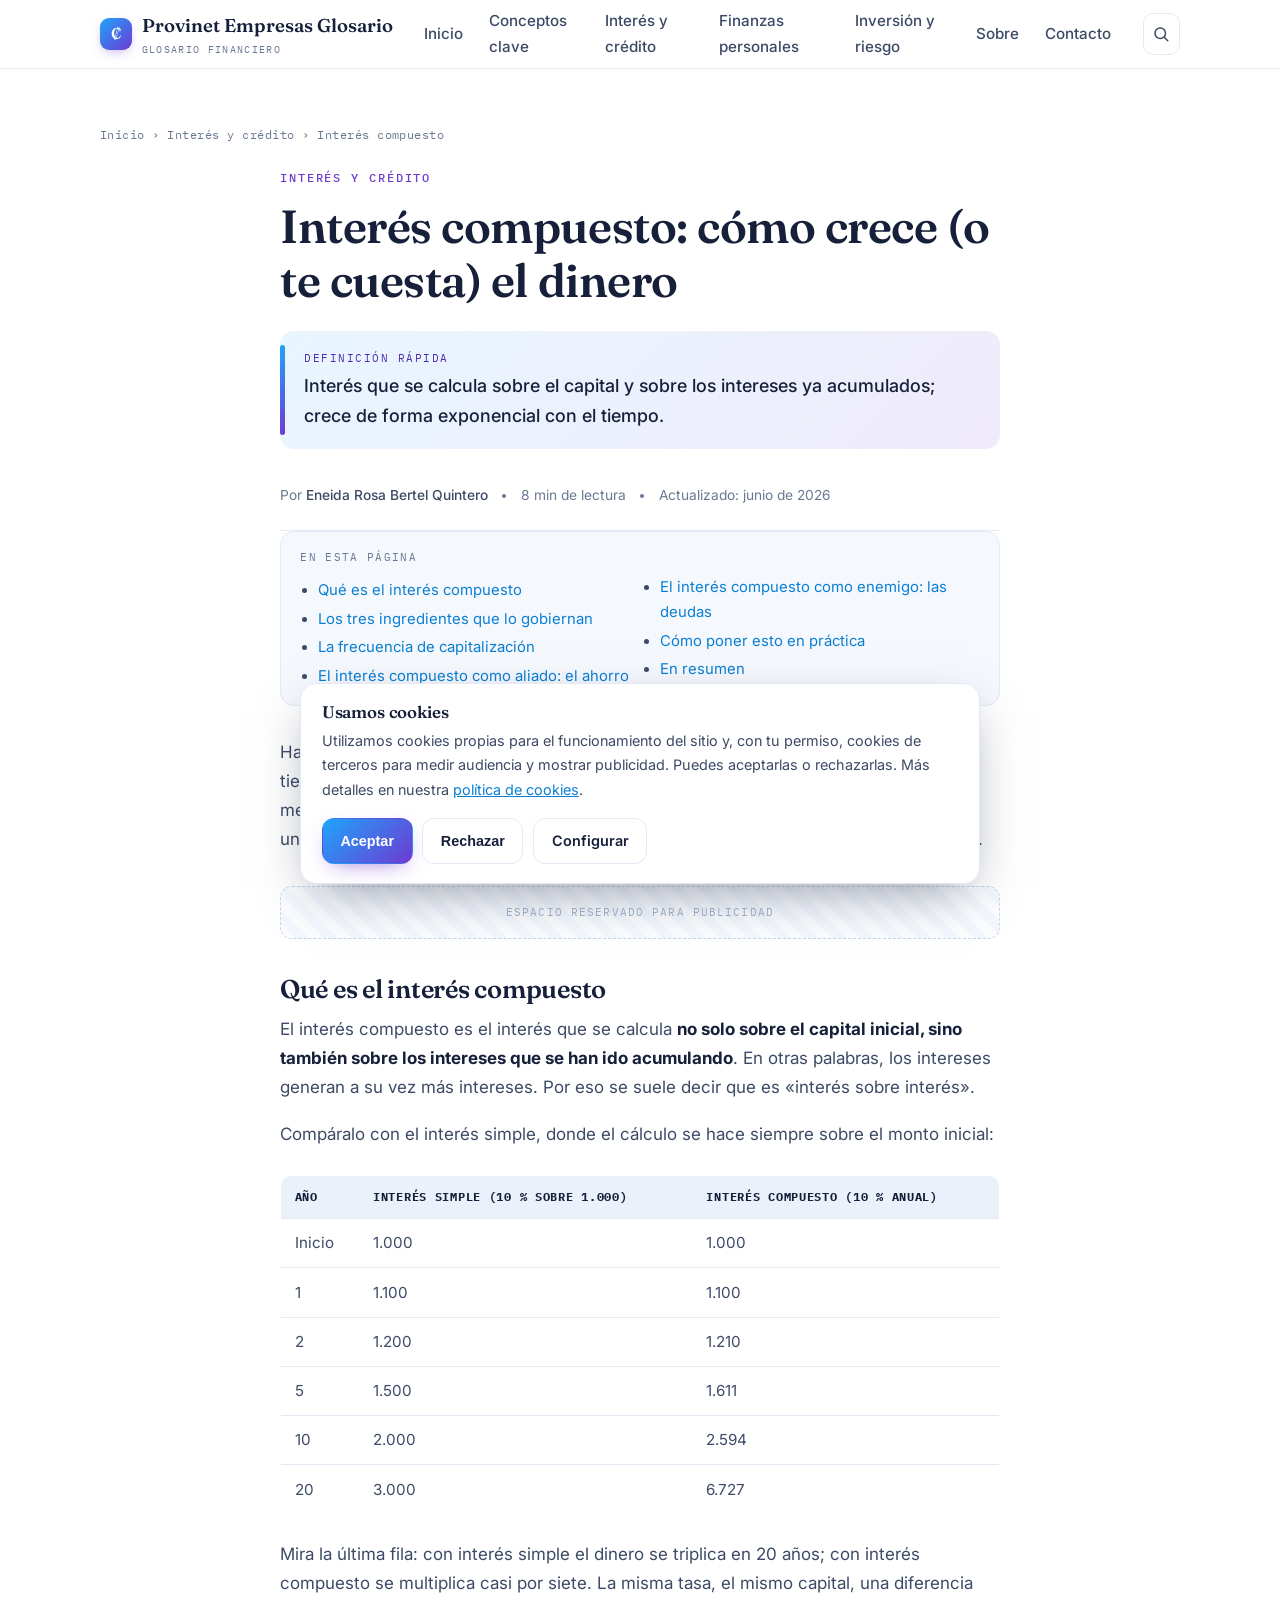
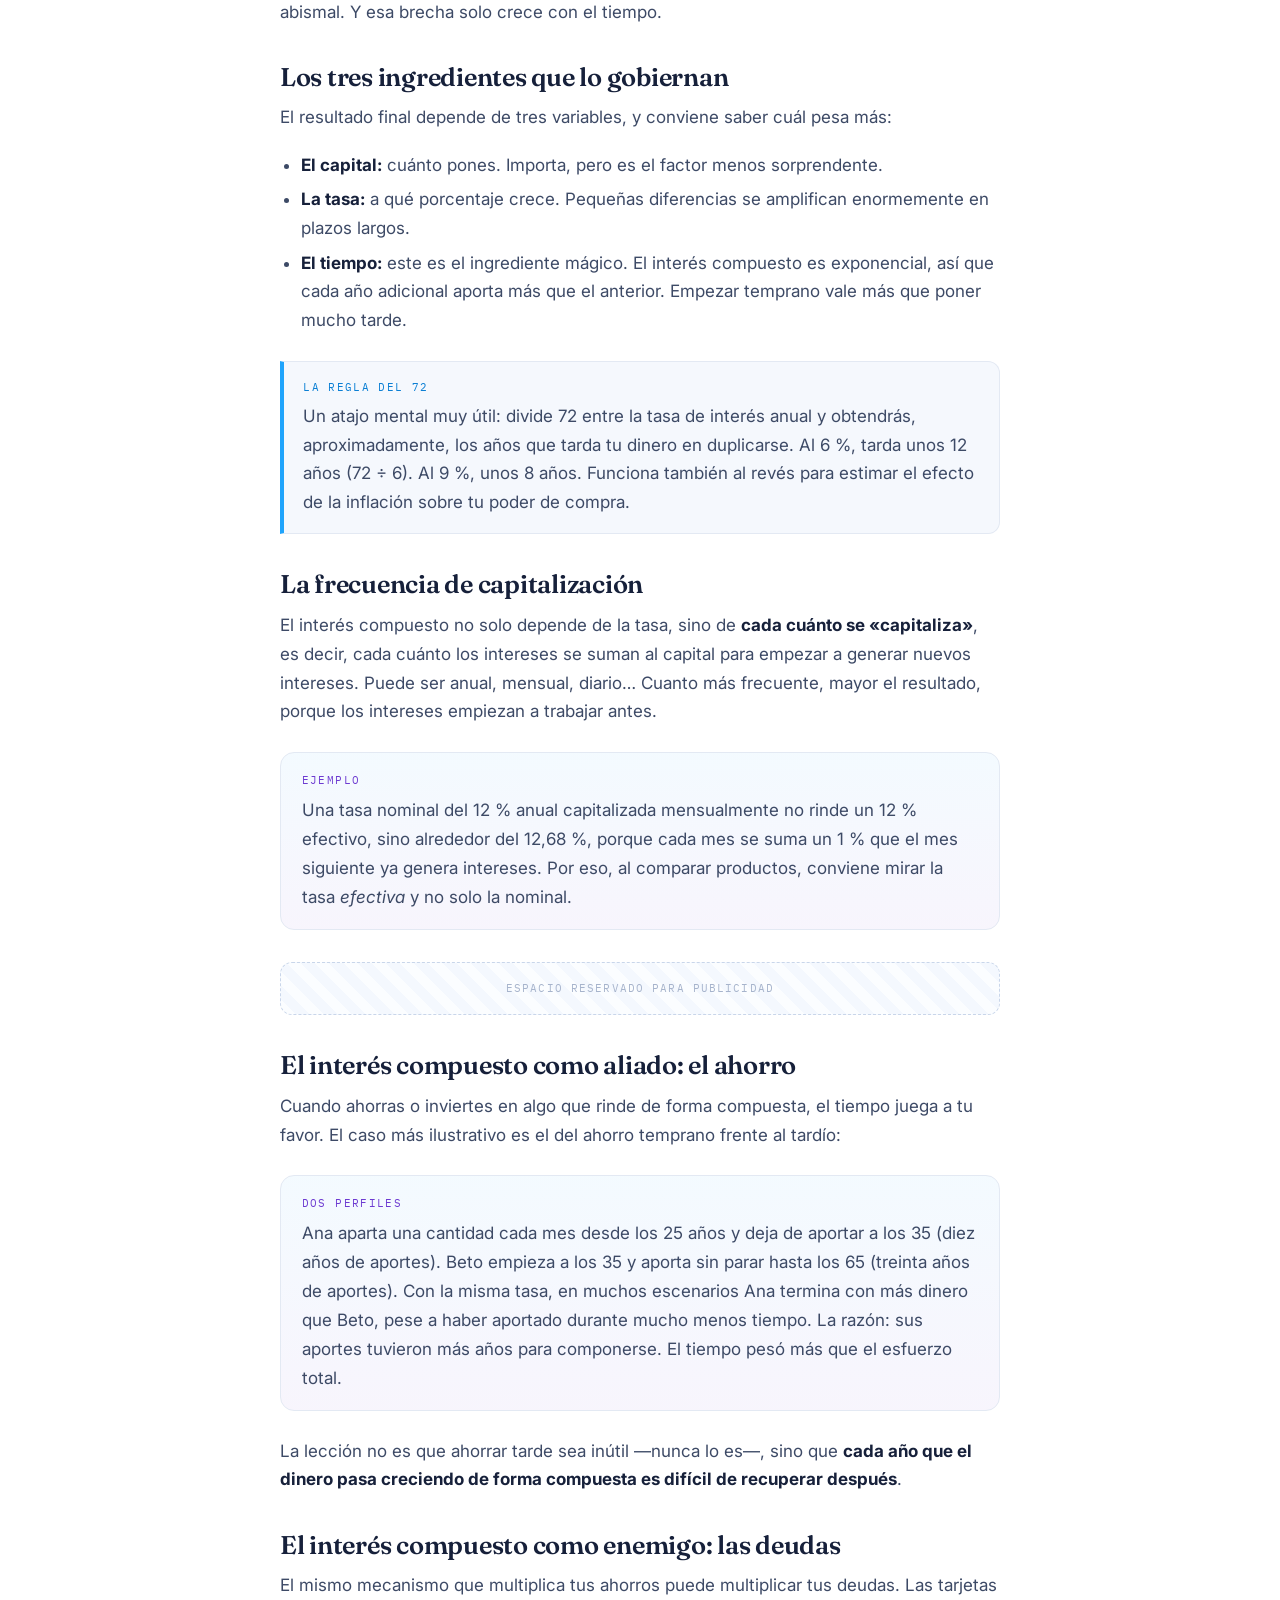
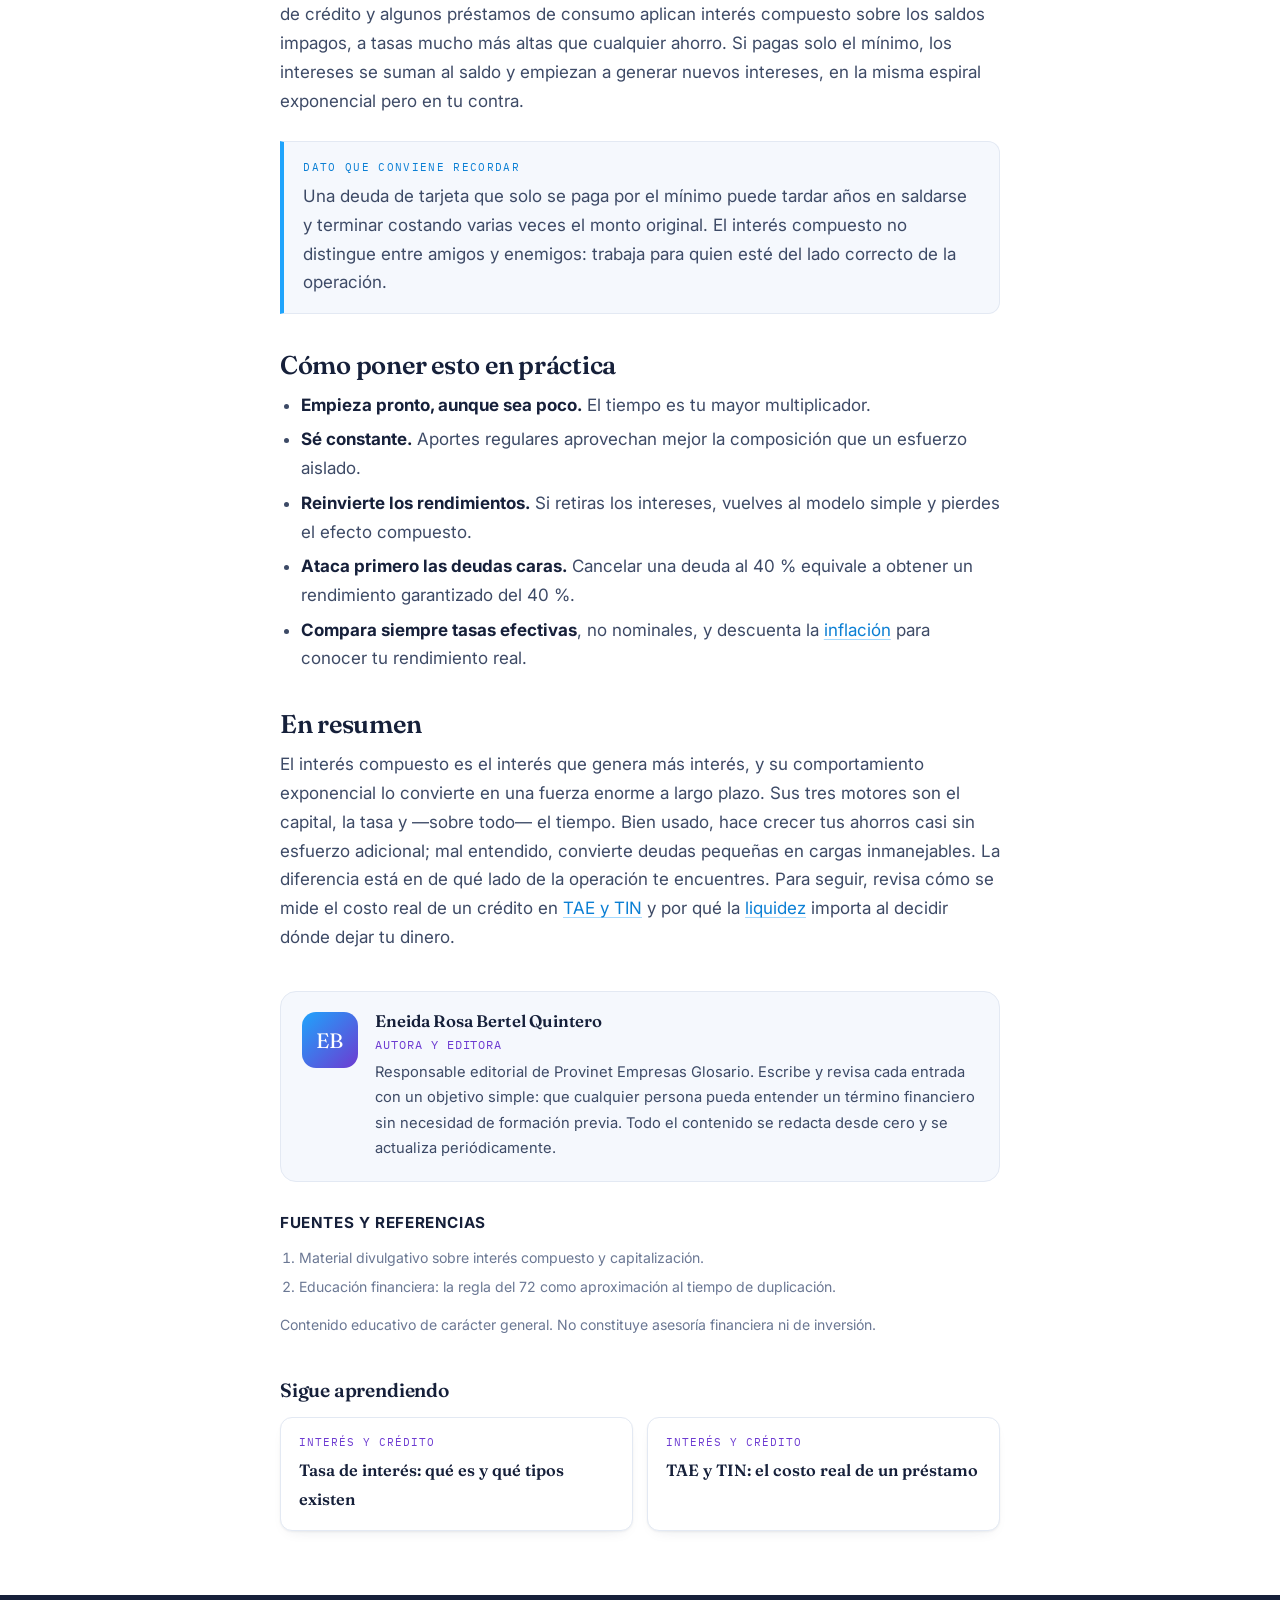
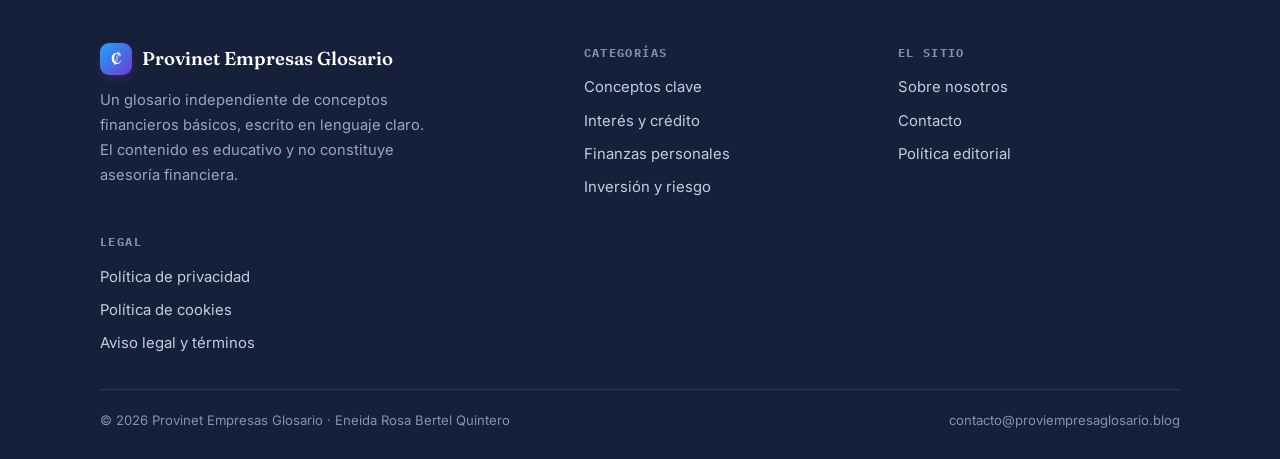
<file: interes-compuesto.html>
<!DOCTYPE html>
<html lang="es">
<head>
<meta charset="utf-8">
<meta name="viewport" content="width=device-width, initial-scale=1">
<title>Interés compuesto: cómo crece (o te cuesta) el dinero · Provinet Empresas Glosario</title>
<meta name="description" content="Qué es el interés compuesto, en qué se diferencia del simple, la regla del 72 y por qué es tu aliado al ahorrar y tu enemigo en las deudas.">
<meta name="author" content="Eneida Rosa Bertel Quintero">
<link rel="canonical" href="https://proviempresaglosario.blog/interes-compuesto.html">
<meta property="og:type" content="website">
<meta property="og:title" content="Interés compuesto: cómo crece (o te cuesta) el dinero · Provinet Empresas Glosario">
<meta property="og:description" content="Qué es el interés compuesto, en qué se diferencia del simple, la regla del 72 y por qué es tu aliado al ahorrar y tu enemigo en las deudas.">
<meta property="og:site_name" content="Provinet Empresas Glosario">
<meta name="theme-color" content="#1fa4fc">
<link rel="preconnect" href="https://fonts.googleapis.com">
<link rel="preconnect" href="https://fonts.gstatic.com" crossorigin>
<link href="https://fonts.googleapis.com/css2?family=Fraunces:ital,opsz,wght@0,9..144,500;0,9..144,600;1,9..144,500&family=Inter:wght@400;500;600;700&family=IBM+Plex+Mono:wght@400;500&display=swap" rel="stylesheet">
<link rel="stylesheet" href="assets/style.css">
<link rel="icon" href="data:image/svg+xml,%3Csvg xmlns='http://www.w3.org/2000/svg' viewBox='0 0 32 32'%3E%3Crect width='32' height='32' rx='8' fill='%231fa4fc'/%3E%3Ctext x='16' y='22' font-size='18' text-anchor='middle' fill='white' font-family='Georgia'%3E%E2%82%A1%3C/text%3E%3C/svg%3E">
</head>
<body>
<a class="skip-link" href="#main">Saltar al contenido</a>

<header class="site-header">
  <div class="container nav">
    <a class="brand" href="index.html">
      <span class="glyph" aria-hidden="true">₡</span>
      <span>Provinet Empresas Glosario<small>Glosario financiero</small></span>
    </a>
    <nav class="nav-links" aria-label="Principal">
      <a href="index.html">Inicio</a><a href="index.html#cat-conceptos">Conceptos clave</a><a href="index.html#cat-interes-credito" aria-current="page">Interés y crédito</a><a href="index.html#cat-finanzas-personales">Finanzas personales</a><a href="index.html#cat-inversion">Inversión y riesgo</a><a href="sobre-nosotros.html">Sobre</a><a href="contacto.html">Contacto</a>
    </nav>
    <button class="search-toggle" aria-label="Buscar" aria-expanded="false" aria-controls="search-panel" title="Buscar">
      <svg width="18" height="18" viewBox="0 0 24 24" fill="none" stroke="currentColor" stroke-width="2" stroke-linecap="round"><circle cx="11" cy="11" r="7"/><path d="m21 21-4.3-4.3"/></svg>
    </button>
    <button class="menu-toggle" aria-label="Abrir menú" aria-expanded="false" aria-controls="nav-links">
      <svg width="20" height="20" viewBox="0 0 24 24" fill="none" stroke="currentColor" stroke-width="2" stroke-linecap="round"><path d="M3 6h18M3 12h18M3 18h18"/></svg>
    </button>
  </div>
  <div class="search-panel" id="search-panel">
    <div class="container">
      <label for="search-input" class="eyebrow" style="display:block;margin-bottom:.5rem">Buscar en el glosario</label>
      <input type="search" id="search-input" placeholder="Escribe un término: inflación, liquidez, TAE…" autocomplete="off">
      <ul class="search-results" id="search-results" aria-live="polite"></ul>
    </div>
  </div>
</header>

<main id="main" class="article-wrap">
  <div class="container">
    <p class="breadcrumb"><a href="index.html">Inicio</a> › <a href="index.html#cat-interes-credito">Interés y crédito</a> › Interés compuesto</p>
    <article>
      <header class="entry">
        <span class="eyebrow">Interés y crédito</span>
        <h1>Interés compuesto: cómo crece (o te cuesta) el dinero</h1>
        <div class="quickdef">
          <span class="label">Definición rápida</span>
          <p>Interés que se calcula sobre el capital y sobre los intereses ya acumulados; crece de forma exponencial con el tiempo.</p>
        </div>
      </header>
      <div class="article-meta">
        <span>Por <a href="sobre-nosotros.html">Eneida Rosa Bertel Quintero</a></span>
        <span class="dot"></span><span>8 min de lectura</span>
        <span class="dot"></span><span>Actualizado: junio de 2026</span>
      </div>
      
<nav class="toc" aria-label="Contenido del artículo">
  <span class="label">En esta página</span>
  <ul><li><a href="#que-es">Qué es el interés compuesto</a></li>
<li><a href="#ingredientes">Los tres ingredientes que lo gobiernan</a></li>
<li><a href="#frecuencia">La frecuencia de capitalización</a></li>
<li><a href="#aliado">El interés compuesto como aliado: el ahorro</a></li>
<li><a href="#enemigo">El interés compuesto como enemigo: las deudas</a></li>
<li><a href="#aplicar">Cómo poner esto en práctica</a></li>
<li><a href="#conclusion">En resumen</a></li></ul>
</nav>
      <div class="prose">
        <p>Hay un concepto que explica por qué algunas personas ven crecer su dinero con el tiempo y otras quedan atrapadas en deudas que parecen no bajar nunca. Es el mismo mecanismo en ambos casos: el interés compuesto. Entenderlo bien es, probablemente, una de las habilidades financieras con mayor retorno por minuto invertido en aprenderla.</p>


<!-- HUECO ANUNCIO ADSENSE (insertar más tarde) -->
<div class="ad-slot" aria-hidden="true">Espacio reservado para publicidad</div>
<h2 id="que-es">Qué es el interés compuesto</h2>
<p>El interés compuesto es el interés que se calcula <strong>no solo sobre el capital inicial, sino también sobre los intereses que se han ido acumulando</strong>. En otras palabras, los intereses generan a su vez más intereses. Por eso se suele decir que es «interés sobre interés».</p>
<p>Compáralo con el interés simple, donde el cálculo se hace siempre sobre el monto inicial:</p>
<table>
  <thead><tr><th>Año</th><th>Interés simple (10 % sobre 1.000)</th><th>Interés compuesto (10 % anual)</th></tr></thead>
  <tbody>
    <tr><td>Inicio</td><td>1.000</td><td>1.000</td></tr>
    <tr><td>1</td><td>1.100</td><td>1.100</td></tr>
    <tr><td>2</td><td>1.200</td><td>1.210</td></tr>
    <tr><td>5</td><td>1.500</td><td>1.611</td></tr>
    <tr><td>10</td><td>2.000</td><td>2.594</td></tr>
    <tr><td>20</td><td>3.000</td><td>6.727</td></tr>
  </tbody>
</table>
<p>Mira la última fila: con interés simple el dinero se triplica en 20 años; con interés compuesto se multiplica casi por siete. La misma tasa, el mismo capital, una diferencia abismal. Y esa brecha solo crece con el tiempo.</p>

<h2 id="ingredientes">Los tres ingredientes que lo gobiernan</h2>
<p>El resultado final depende de tres variables, y conviene saber cuál pesa más:</p>
<ul>
  <li><strong>El capital:</strong> cuánto pones. Importa, pero es el factor menos sorprendente.</li>
  <li><strong>La tasa:</strong> a qué porcentaje crece. Pequeñas diferencias se amplifican enormemente en plazos largos.</li>
  <li><strong>El tiempo:</strong> este es el ingrediente mágico. El interés compuesto es exponencial, así que cada año adicional aporta más que el anterior. Empezar temprano vale más que poner mucho tarde.</li>
</ul>

<div class="callout">
  <span class="label">La regla del 72</span>
  <p>Un atajo mental muy útil: divide 72 entre la tasa de interés anual y obtendrás, aproximadamente, los años que tarda tu dinero en duplicarse. Al 6 %, tarda unos 12 años (72 ÷ 6). Al 9 %, unos 8 años. Funciona también al revés para estimar el efecto de la inflación sobre tu poder de compra.</p>
</div>

<h2 id="frecuencia">La frecuencia de capitalización</h2>
<p>El interés compuesto no solo depende de la tasa, sino de <strong>cada cuánto se «capitaliza»</strong>, es decir, cada cuánto los intereses se suman al capital para empezar a generar nuevos intereses. Puede ser anual, mensual, diario… Cuanto más frecuente, mayor el resultado, porque los intereses empiezan a trabajar antes.</p>
<div class="example">
  <span class="label">Ejemplo</span>
  <p>Una tasa nominal del 12 % anual capitalizada mensualmente no rinde un 12 % efectivo, sino alrededor del 12,68 %, porque cada mes se suma un 1 % que el mes siguiente ya genera intereses. Por eso, al comparar productos, conviene mirar la tasa <em>efectiva</em> y no solo la nominal.</p>
</div>


<!-- HUECO ANUNCIO ADSENSE (insertar más tarde) -->
<div class="ad-slot" aria-hidden="true">Espacio reservado para publicidad</div>
<h2 id="aliado">El interés compuesto como aliado: el ahorro</h2>
<p>Cuando ahorras o inviertes en algo que rinde de forma compuesta, el tiempo juega a tu favor. El caso más ilustrativo es el del ahorro temprano frente al tardío:</p>
<div class="example">
  <span class="label">Dos perfiles</span>
  <p>Ana aparta una cantidad cada mes desde los 25 años y deja de aportar a los 35 (diez años de aportes). Beto empieza a los 35 y aporta sin parar hasta los 65 (treinta años de aportes). Con la misma tasa, en muchos escenarios Ana termina con más dinero que Beto, pese a haber aportado durante mucho menos tiempo. La razón: sus aportes tuvieron más años para componerse. El tiempo pesó más que el esfuerzo total.</p>
</div>
<p>La lección no es que ahorrar tarde sea inútil —nunca lo es—, sino que <strong>cada año que el dinero pasa creciendo de forma compuesta es difícil de recuperar después</strong>.</p>

<h2 id="enemigo">El interés compuesto como enemigo: las deudas</h2>
<p>El mismo mecanismo que multiplica tus ahorros puede multiplicar tus deudas. Las tarjetas de crédito y algunos préstamos de consumo aplican interés compuesto sobre los saldos impagos, a tasas mucho más altas que cualquier ahorro. Si pagas solo el mínimo, los intereses se suman al saldo y empiezan a generar nuevos intereses, en la misma espiral exponencial pero en tu contra.</p>
<div class="callout">
  <span class="label">Dato que conviene recordar</span>
  <p>Una deuda de tarjeta que solo se paga por el mínimo puede tardar años en saldarse y terminar costando varias veces el monto original. El interés compuesto no distingue entre amigos y enemigos: trabaja para quien esté del lado correcto de la operación.</p>
</div>

<h2 id="aplicar">Cómo poner esto en práctica</h2>
<ul>
  <li><strong>Empieza pronto, aunque sea poco.</strong> El tiempo es tu mayor multiplicador.</li>
  <li><strong>Sé constante.</strong> Aportes regulares aprovechan mejor la composición que un esfuerzo aislado.</li>
  <li><strong>Reinvierte los rendimientos.</strong> Si retiras los intereses, vuelves al modelo simple y pierdes el efecto compuesto.</li>
  <li><strong>Ataca primero las deudas caras.</strong> Cancelar una deuda al 40 % equivale a obtener un rendimiento garantizado del 40 %.</li>
  <li><strong>Compara siempre tasas efectivas</strong>, no nominales, y descuenta la <a href="inflacion.html">inflación</a> para conocer tu rendimiento real.</li>
</ul>

<h2 id="conclusion">En resumen</h2>
<p>El interés compuesto es el interés que genera más interés, y su comportamiento exponencial lo convierte en una fuerza enorme a largo plazo. Sus tres motores son el capital, la tasa y —sobre todo— el tiempo. Bien usado, hace crecer tus ahorros casi sin esfuerzo adicional; mal entendido, convierte deudas pequeñas en cargas inmanejables. La diferencia está en de qué lado de la operación te encuentres. Para seguir, revisa cómo se mide el costo real de un crédito en <a href="tae-tin.html">TAE y TIN</a> y por qué la <a href="liquidez.html">liquidez</a> importa al decidir dónde dejar tu dinero.</p>
      </div>
      <div class="author-box">
        <div class="avatar" aria-hidden="true">EB</div>
        <div>
          <h4>Eneida Rosa Bertel Quintero</h4>
          <div class="role">Autora y editora</div>
          <p>Responsable editorial de Provinet Empresas Glosario. Escribe y revisa cada entrada con un objetivo simple: que cualquier persona pueda entender un término financiero sin necesidad de formación previa. Todo el contenido se redacta desde cero y se actualiza periódicamente.</p>
        </div>
      </div>
      <div class="sources">
        <h4>Fuentes y referencias</h4>
        <ol><li>Material divulgativo sobre interés compuesto y capitalización.</li>
<li>Educación financiera: la regla del 72 como aproximación al tiempo de duplicación.</li></ol>
        <p style="color:var(--muted);margin-top:.6rem">Contenido educativo de carácter general. No constituye asesoría financiera ni de inversión.</p>
      </div>
      <div class="related">
        <h3>Sigue aprendiendo</h3>
        <div class="related-grid"><a href="tasa-de-interes.html"><span class="sr-cat">Interés y crédito</span><strong>Tasa de interés: qué es y qué tipos existen</strong></a><a href="tae-tin.html"><span class="sr-cat">Interés y crédito</span><strong>TAE y TIN: el costo real de un préstamo</strong></a></div>
      </div>
    </article>
  </div>
</main>

<footer class="site-footer">
  <div class="container">
    <div class="footer-grid">
      <div class="footer-brand">
        <a class="brand" href="index.html"><span class="glyph" aria-hidden="true">₡</span><span>Provinet Empresas Glosario</span></a>
        <p>Un glosario independiente de conceptos financieros básicos, escrito en lenguaje claro. El contenido es educativo y no constituye asesoría financiera.</p>
      </div>
      <div class="footer-col">
        <h5>Categorías</h5>
        <ul><li><a href="index.html#cat-conceptos">Conceptos clave</a></li>
<li><a href="index.html#cat-interes-credito">Interés y crédito</a></li>
<li><a href="index.html#cat-finanzas-personales">Finanzas personales</a></li>
<li><a href="index.html#cat-inversion">Inversión y riesgo</a></li></ul>
      </div>
      <div class="footer-col">
        <h5>El sitio</h5>
        <ul><li><a href="sobre-nosotros.html">Sobre nosotros</a></li>
<li><a href="contacto.html">Contacto</a></li>
<li><a href="politica-editorial.html">Política editorial</a></li></ul>
      </div>
      <div class="footer-col">
        <h5>Legal</h5>
        <ul><li><a href="politica-privacidad.html">Política de privacidad</a></li>
<li><a href="politica-cookies.html">Política de cookies</a></li>
<li><a href="aviso-legal.html">Aviso legal y términos</a></li></ul>
      </div>
    </div>
    <div class="footer-bottom">
      <span>© <span id="year">2026</span> Provinet Empresas Glosario · Eneida Rosa Bertel Quintero</span>
      <span>contacto@proviempresaglosario.blog</span>
    </div>
  </div>
</footer>
<div class="cookie-banner" id="cookie-banner" role="dialog" aria-live="polite" aria-label="Aviso de cookies">
  <h4>Usamos cookies</h4>
  <p>Utilizamos cookies propias para el funcionamiento del sitio y, con tu permiso, cookies de terceros para medir audiencia y mostrar publicidad. Puedes aceptarlas o rechazarlas. Más detalles en nuestra <a href="politica-cookies.html">política de cookies</a>.</p>
  <div class="cookie-actions">
    <button class="btn btn-primary" id="cookie-accept" type="button">Aceptar</button>
    <button class="btn btn-line" id="cookie-reject" type="button">Rechazar</button>
    <a class="btn btn-line" href="politica-cookies.html">Configurar</a>
  </div>
</div>
<script src="assets/search-index.js"></script>
<script src="assets/main.js"></script>
</body>
</html>
</file>
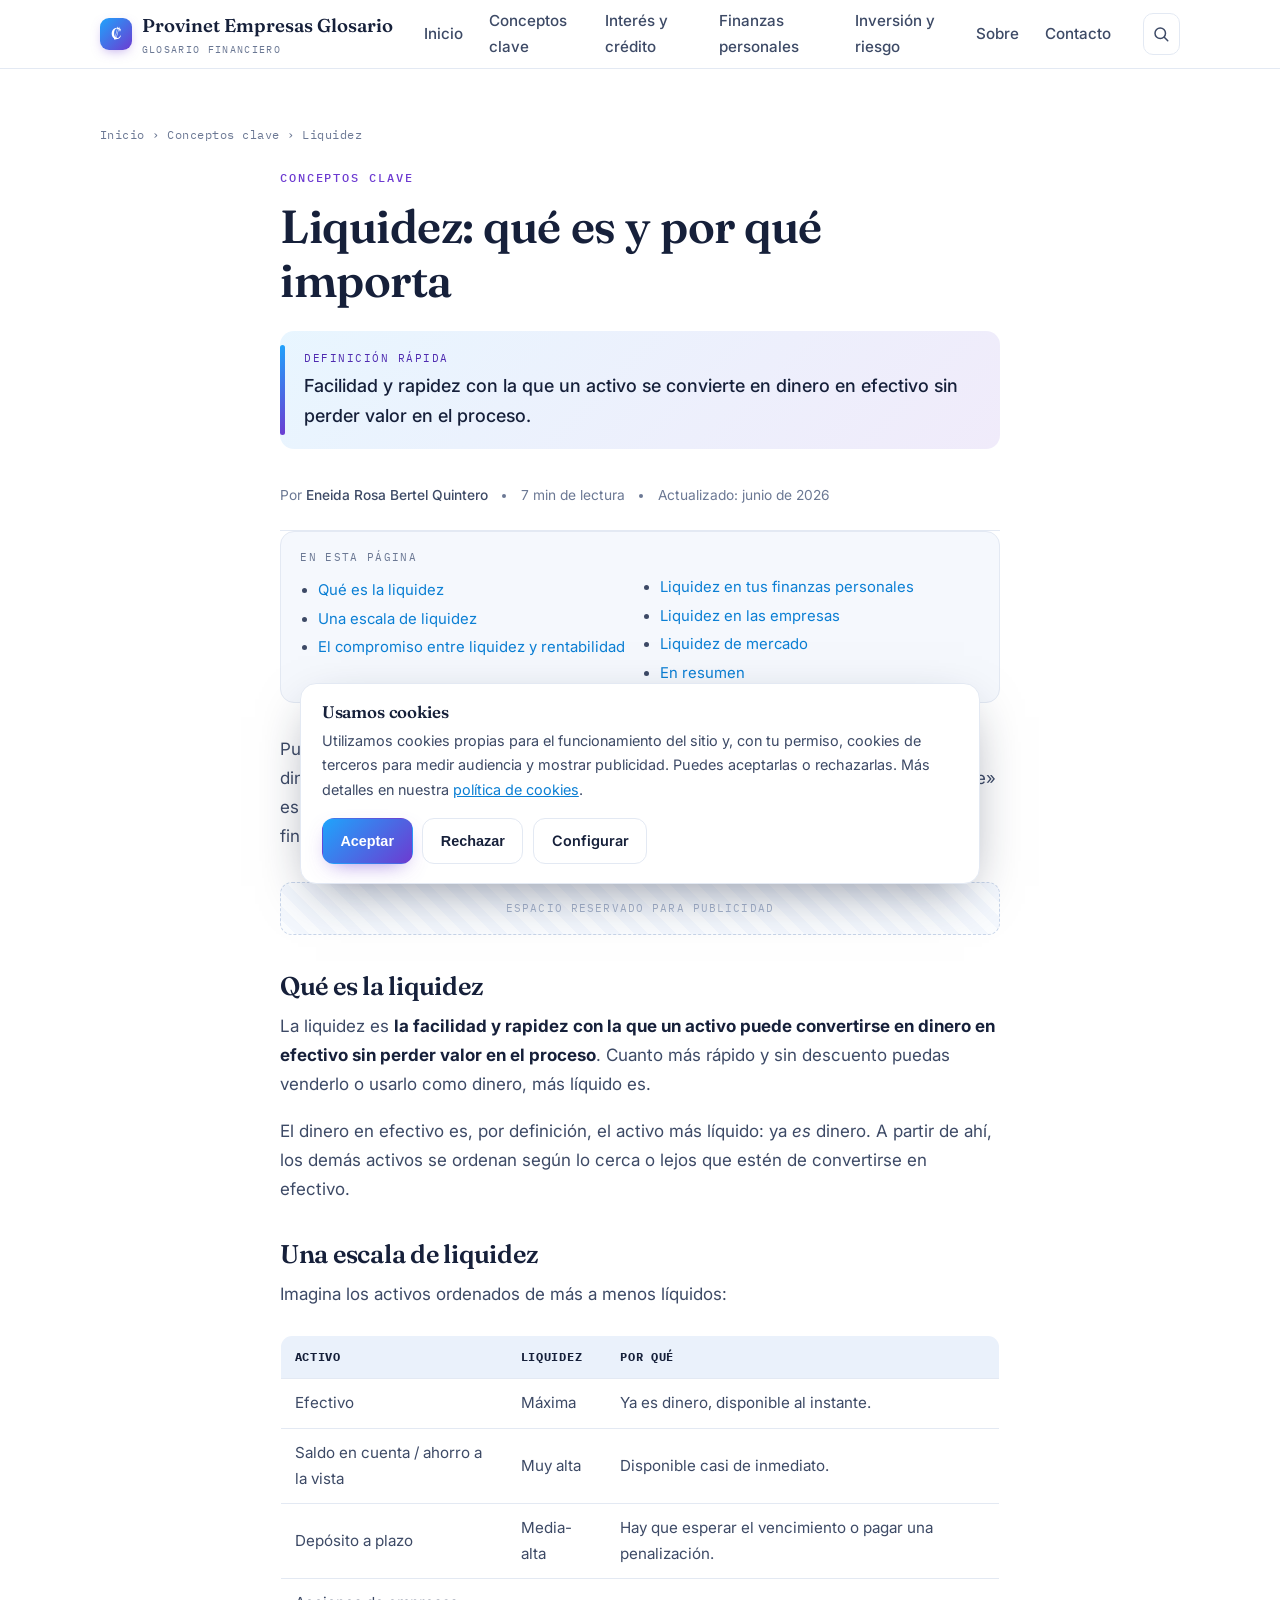
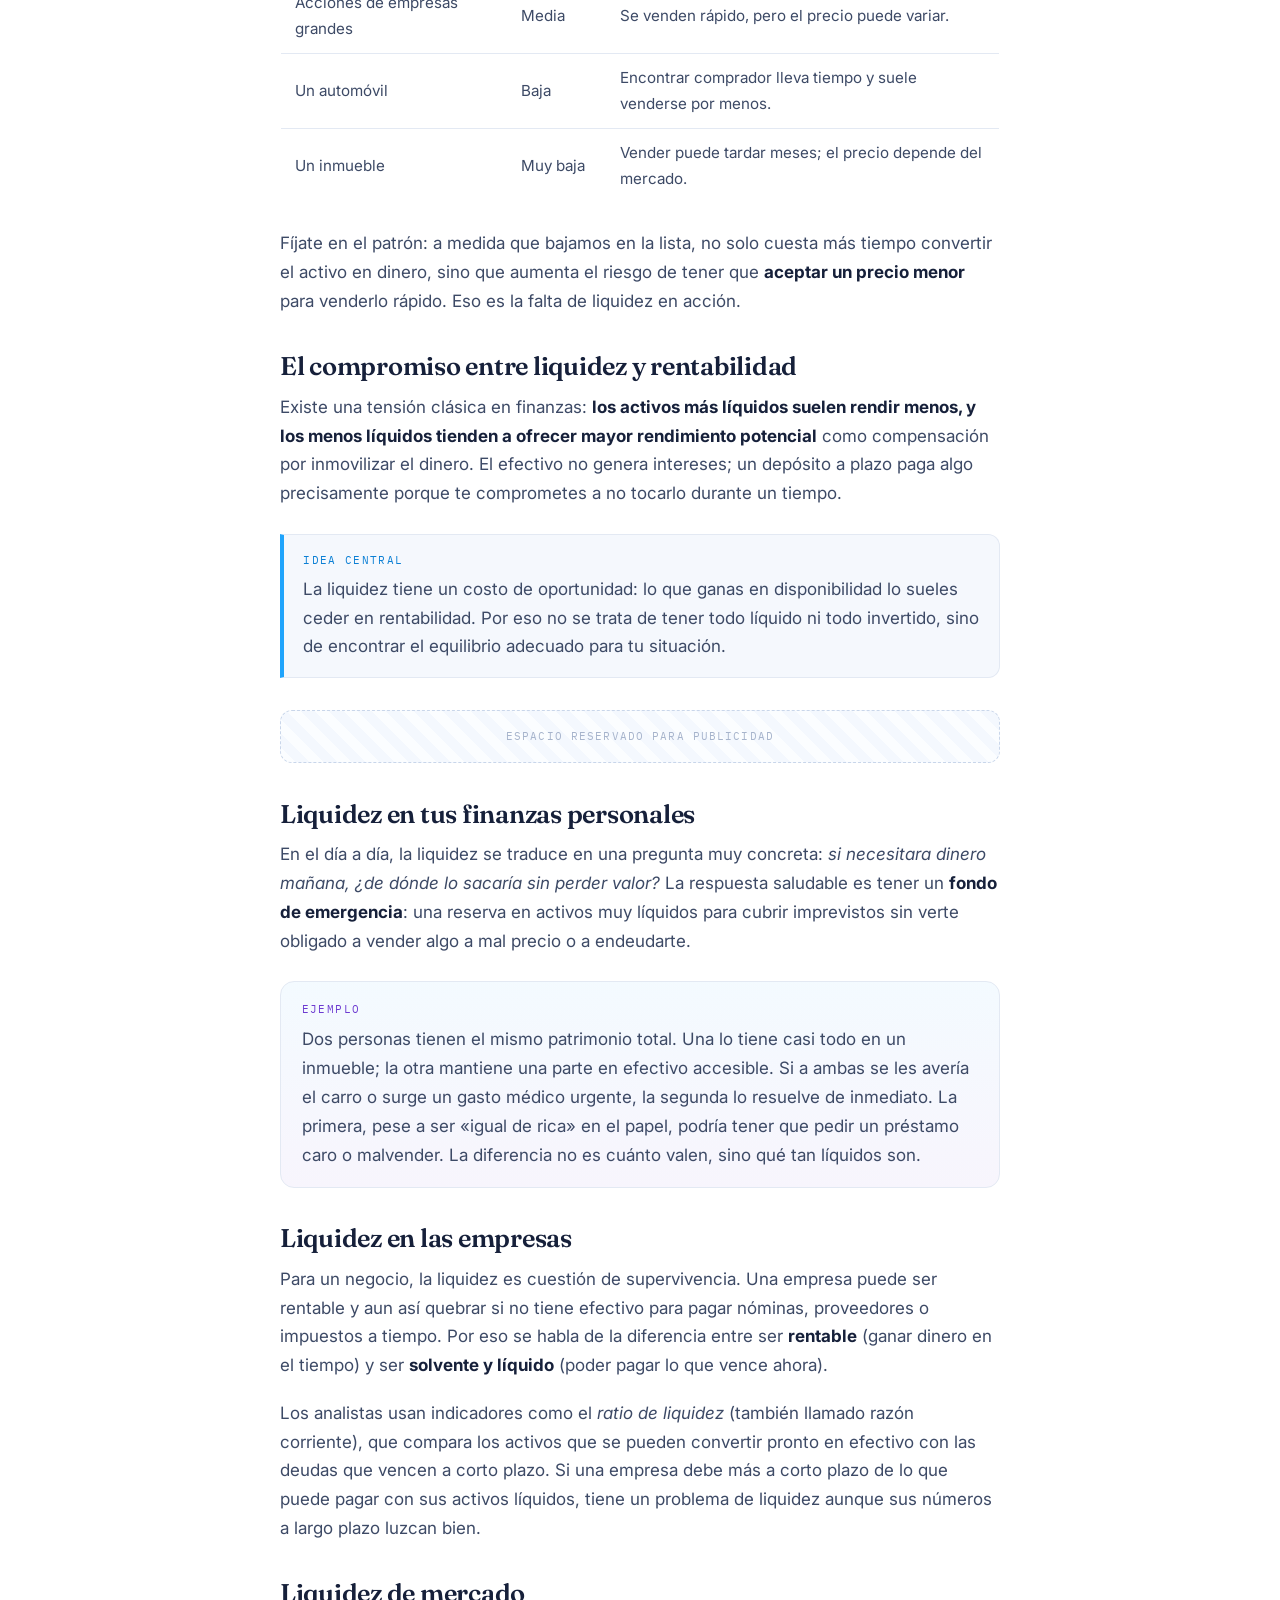
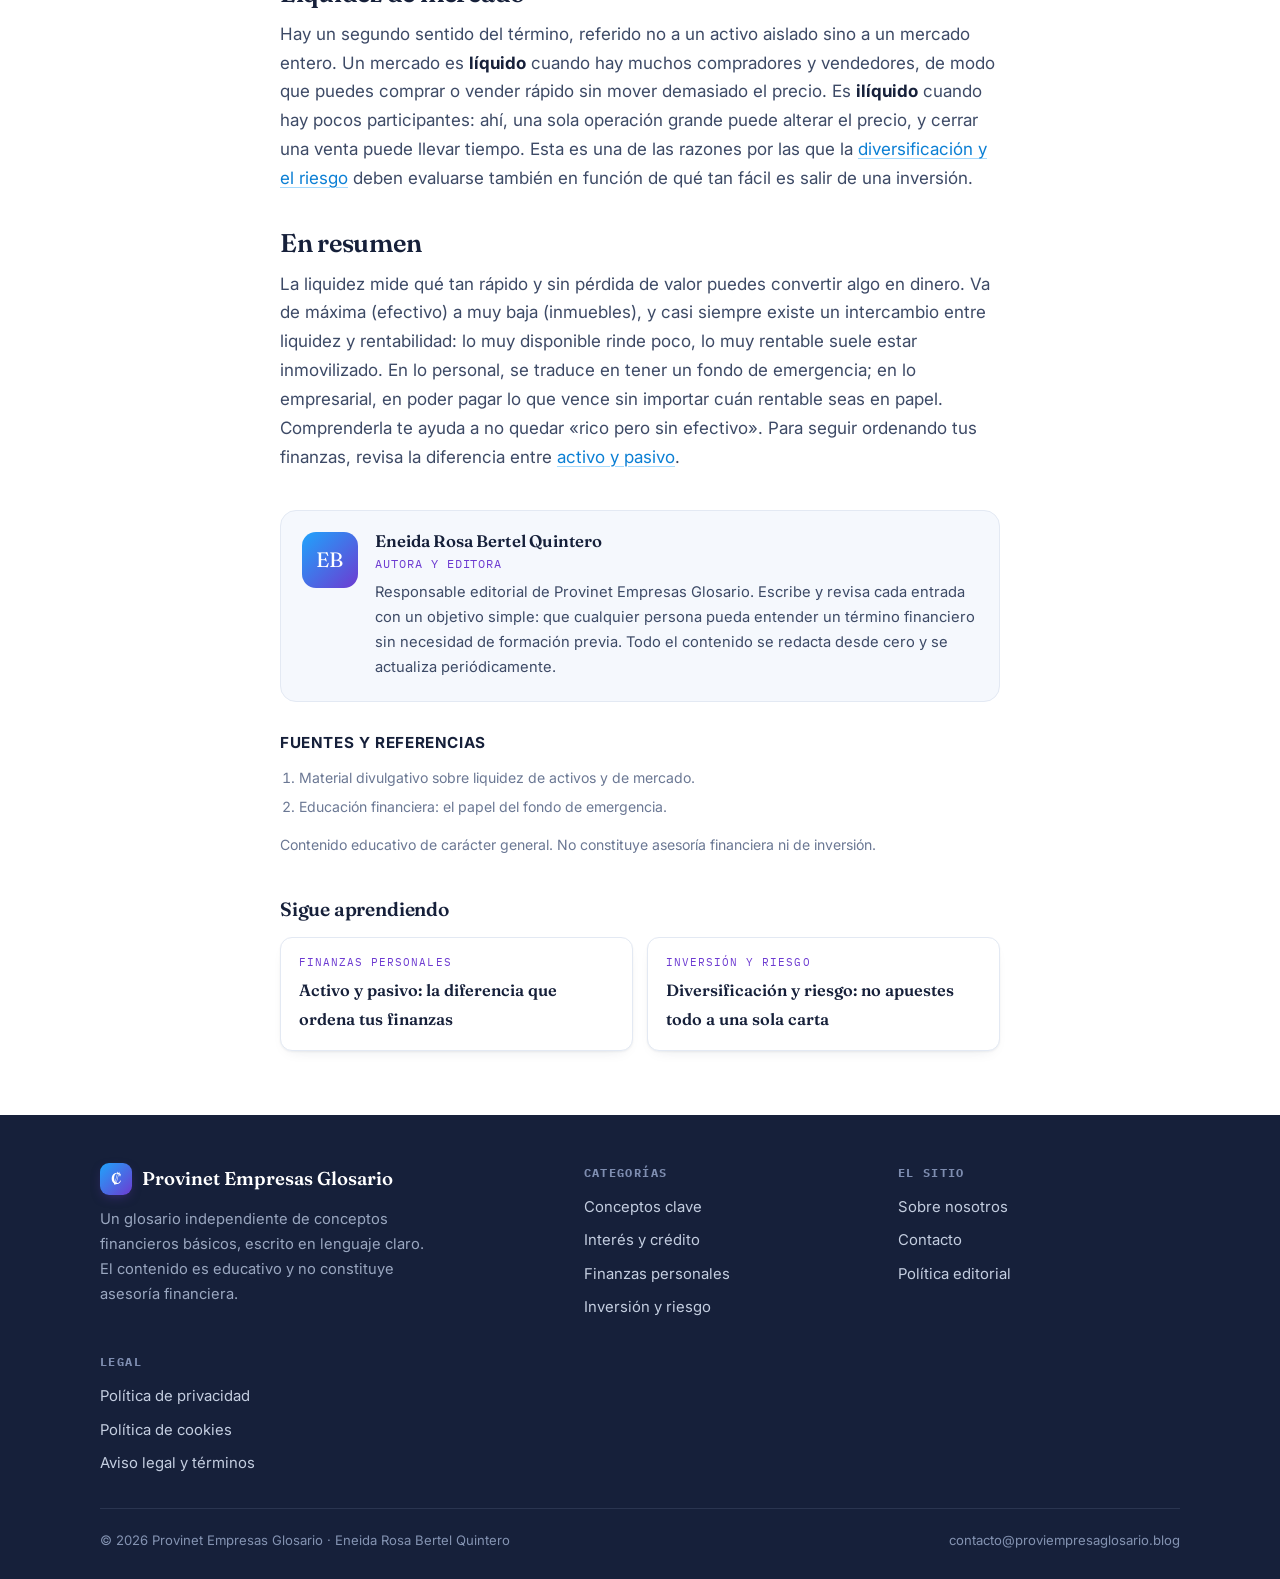
<file: liquidez.html>
<!DOCTYPE html>
<html lang="es">
<head>
<meta charset="utf-8">
<meta name="viewport" content="width=device-width, initial-scale=1">
<title>Liquidez: qué es y por qué importa · Provinet Empresas Glosario</title>
<meta name="description" content="Qué es la liquidez, la escala de activos del efectivo al inmueble, el equilibrio entre liquidez y rentabilidad y el fondo de emergencia.">
<meta name="author" content="Eneida Rosa Bertel Quintero">
<link rel="canonical" href="https://proviempresaglosario.blog/liquidez.html">
<meta property="og:type" content="website">
<meta property="og:title" content="Liquidez: qué es y por qué importa · Provinet Empresas Glosario">
<meta property="og:description" content="Qué es la liquidez, la escala de activos del efectivo al inmueble, el equilibrio entre liquidez y rentabilidad y el fondo de emergencia.">
<meta property="og:site_name" content="Provinet Empresas Glosario">
<meta name="theme-color" content="#1fa4fc">
<link rel="preconnect" href="https://fonts.googleapis.com">
<link rel="preconnect" href="https://fonts.gstatic.com" crossorigin>
<link href="https://fonts.googleapis.com/css2?family=Fraunces:ital,opsz,wght@0,9..144,500;0,9..144,600;1,9..144,500&family=Inter:wght@400;500;600;700&family=IBM+Plex+Mono:wght@400;500&display=swap" rel="stylesheet">
<link rel="stylesheet" href="assets/style.css">
<link rel="icon" href="data:image/svg+xml,%3Csvg xmlns='http://www.w3.org/2000/svg' viewBox='0 0 32 32'%3E%3Crect width='32' height='32' rx='8' fill='%231fa4fc'/%3E%3Ctext x='16' y='22' font-size='18' text-anchor='middle' fill='white' font-family='Georgia'%3E%E2%82%A1%3C/text%3E%3C/svg%3E">
</head>
<body>
<a class="skip-link" href="#main">Saltar al contenido</a>

<header class="site-header">
  <div class="container nav">
    <a class="brand" href="index.html">
      <span class="glyph" aria-hidden="true">₡</span>
      <span>Provinet Empresas Glosario<small>Glosario financiero</small></span>
    </a>
    <nav class="nav-links" aria-label="Principal">
      <a href="index.html">Inicio</a><a href="index.html#cat-conceptos" aria-current="page">Conceptos clave</a><a href="index.html#cat-interes-credito">Interés y crédito</a><a href="index.html#cat-finanzas-personales">Finanzas personales</a><a href="index.html#cat-inversion">Inversión y riesgo</a><a href="sobre-nosotros.html">Sobre</a><a href="contacto.html">Contacto</a>
    </nav>
    <button class="search-toggle" aria-label="Buscar" aria-expanded="false" aria-controls="search-panel" title="Buscar">
      <svg width="18" height="18" viewBox="0 0 24 24" fill="none" stroke="currentColor" stroke-width="2" stroke-linecap="round"><circle cx="11" cy="11" r="7"/><path d="m21 21-4.3-4.3"/></svg>
    </button>
    <button class="menu-toggle" aria-label="Abrir menú" aria-expanded="false" aria-controls="nav-links">
      <svg width="20" height="20" viewBox="0 0 24 24" fill="none" stroke="currentColor" stroke-width="2" stroke-linecap="round"><path d="M3 6h18M3 12h18M3 18h18"/></svg>
    </button>
  </div>
  <div class="search-panel" id="search-panel">
    <div class="container">
      <label for="search-input" class="eyebrow" style="display:block;margin-bottom:.5rem">Buscar en el glosario</label>
      <input type="search" id="search-input" placeholder="Escribe un término: inflación, liquidez, TAE…" autocomplete="off">
      <ul class="search-results" id="search-results" aria-live="polite"></ul>
    </div>
  </div>
</header>

<main id="main" class="article-wrap">
  <div class="container">
    <p class="breadcrumb"><a href="index.html">Inicio</a> › <a href="index.html#cat-conceptos">Conceptos clave</a> › Liquidez</p>
    <article>
      <header class="entry">
        <span class="eyebrow">Conceptos clave</span>
        <h1>Liquidez: qué es y por qué importa</h1>
        <div class="quickdef">
          <span class="label">Definición rápida</span>
          <p>Facilidad y rapidez con la que un activo se convierte en dinero en efectivo sin perder valor en el proceso.</p>
        </div>
      </header>
      <div class="article-meta">
        <span>Por <a href="sobre-nosotros.html">Eneida Rosa Bertel Quintero</a></span>
        <span class="dot"></span><span>7 min de lectura</span>
        <span class="dot"></span><span>Actualizado: junio de 2026</span>
      </div>
      
<nav class="toc" aria-label="Contenido del artículo">
  <span class="label">En esta página</span>
  <ul><li><a href="#que-es">Qué es la liquidez</a></li>
<li><a href="#escala">Una escala de liquidez</a></li>
<li><a href="#precio">El compromiso entre liquidez y rentabilidad</a></li>
<li><a href="#personal">Liquidez en tus finanzas personales</a></li>
<li><a href="#empresas">Liquidez en las empresas</a></li>
<li><a href="#mercado">Liquidez de mercado</a></li>
<li><a href="#conclusion">En resumen</a></li></ul>
</nav>
      <div class="prose">
        <p>Puedes tener mucho patrimonio y aun así pasar un mal rato si no puedes convertirlo en dinero cuando lo necesitas. Ese desfase entre «tener valor» y «tener efectivo disponible» es justo lo que mide la liquidez. Es un concepto sencillo de entender pero decisivo en finanzas personales y empresariales.</p>


<!-- HUECO ANUNCIO ADSENSE (insertar más tarde) -->
<div class="ad-slot" aria-hidden="true">Espacio reservado para publicidad</div>
<h2 id="que-es">Qué es la liquidez</h2>
<p>La liquidez es <strong>la facilidad y rapidez con la que un activo puede convertirse en dinero en efectivo sin perder valor en el proceso</strong>. Cuanto más rápido y sin descuento puedas venderlo o usarlo como dinero, más líquido es.</p>
<p>El dinero en efectivo es, por definición, el activo más líquido: ya <em>es</em> dinero. A partir de ahí, los demás activos se ordenan según lo cerca o lejos que estén de convertirse en efectivo.</p>

<h2 id="escala">Una escala de liquidez</h2>
<p>Imagina los activos ordenados de más a menos líquidos:</p>
<table>
  <thead><tr><th>Activo</th><th>Liquidez</th><th>Por qué</th></tr></thead>
  <tbody>
    <tr><td>Efectivo</td><td>Máxima</td><td>Ya es dinero, disponible al instante.</td></tr>
    <tr><td>Saldo en cuenta / ahorro a la vista</td><td>Muy alta</td><td>Disponible casi de inmediato.</td></tr>
    <tr><td>Depósito a plazo</td><td>Media-alta</td><td>Hay que esperar el vencimiento o pagar una penalización.</td></tr>
    <tr><td>Acciones de empresas grandes</td><td>Media</td><td>Se venden rápido, pero el precio puede variar.</td></tr>
    <tr><td>Un automóvil</td><td>Baja</td><td>Encontrar comprador lleva tiempo y suele venderse por menos.</td></tr>
    <tr><td>Un inmueble</td><td>Muy baja</td><td>Vender puede tardar meses; el precio depende del mercado.</td></tr>
  </tbody>
</table>
<p>Fíjate en el patrón: a medida que bajamos en la lista, no solo cuesta más tiempo convertir el activo en dinero, sino que aumenta el riesgo de tener que <strong>aceptar un precio menor</strong> para venderlo rápido. Eso es la falta de liquidez en acción.</p>

<h2 id="precio">El compromiso entre liquidez y rentabilidad</h2>
<p>Existe una tensión clásica en finanzas: <strong>los activos más líquidos suelen rendir menos, y los menos líquidos tienden a ofrecer mayor rendimiento potencial</strong> como compensación por inmovilizar el dinero. El efectivo no genera intereses; un depósito a plazo paga algo precisamente porque te comprometes a no tocarlo durante un tiempo.</p>
<div class="callout">
  <span class="label">Idea central</span>
  <p>La liquidez tiene un costo de oportunidad: lo que ganas en disponibilidad lo sueles ceder en rentabilidad. Por eso no se trata de tener todo líquido ni todo invertido, sino de encontrar el equilibrio adecuado para tu situación.</p>
</div>


<!-- HUECO ANUNCIO ADSENSE (insertar más tarde) -->
<div class="ad-slot" aria-hidden="true">Espacio reservado para publicidad</div>
<h2 id="personal">Liquidez en tus finanzas personales</h2>
<p>En el día a día, la liquidez se traduce en una pregunta muy concreta: <em>si necesitara dinero mañana, ¿de dónde lo sacaría sin perder valor?</em> La respuesta saludable es tener un <strong>fondo de emergencia</strong>: una reserva en activos muy líquidos para cubrir imprevistos sin verte obligado a vender algo a mal precio o a endeudarte.</p>
<div class="example">
  <span class="label">Ejemplo</span>
  <p>Dos personas tienen el mismo patrimonio total. Una lo tiene casi todo en un inmueble; la otra mantiene una parte en efectivo accesible. Si a ambas se les avería el carro o surge un gasto médico urgente, la segunda lo resuelve de inmediato. La primera, pese a ser «igual de rica» en el papel, podría tener que pedir un préstamo caro o malvender. La diferencia no es cuánto valen, sino qué tan líquidos son.</p>
</div>

<h2 id="empresas">Liquidez en las empresas</h2>
<p>Para un negocio, la liquidez es cuestión de supervivencia. Una empresa puede ser rentable y aun así quebrar si no tiene efectivo para pagar nóminas, proveedores o impuestos a tiempo. Por eso se habla de la diferencia entre ser <strong>rentable</strong> (ganar dinero en el tiempo) y ser <strong>solvente y líquido</strong> (poder pagar lo que vence ahora).</p>
<p>Los analistas usan indicadores como el <em>ratio de liquidez</em> (también llamado razón corriente), que compara los activos que se pueden convertir pronto en efectivo con las deudas que vencen a corto plazo. Si una empresa debe más a corto plazo de lo que puede pagar con sus activos líquidos, tiene un problema de liquidez aunque sus números a largo plazo luzcan bien.</p>

<h2 id="mercado">Liquidez de mercado</h2>
<p>Hay un segundo sentido del término, referido no a un activo aislado sino a un mercado entero. Un mercado es <strong>líquido</strong> cuando hay muchos compradores y vendedores, de modo que puedes comprar o vender rápido sin mover demasiado el precio. Es <strong>ilíquido</strong> cuando hay pocos participantes: ahí, una sola operación grande puede alterar el precio, y cerrar una venta puede llevar tiempo. Esta es una de las razones por las que la <a href="diversificacion-riesgo.html">diversificación y el riesgo</a> deben evaluarse también en función de qué tan fácil es salir de una inversión.</p>

<h2 id="conclusion">En resumen</h2>
<p>La liquidez mide qué tan rápido y sin pérdida de valor puedes convertir algo en dinero. Va de máxima (efectivo) a muy baja (inmuebles), y casi siempre existe un intercambio entre liquidez y rentabilidad: lo muy disponible rinde poco, lo muy rentable suele estar inmovilizado. En lo personal, se traduce en tener un fondo de emergencia; en lo empresarial, en poder pagar lo que vence sin importar cuán rentable seas en papel. Comprenderla te ayuda a no quedar «rico pero sin efectivo». Para seguir ordenando tus finanzas, revisa la diferencia entre <a href="activo-pasivo.html">activo y pasivo</a>.</p>
      </div>
      <div class="author-box">
        <div class="avatar" aria-hidden="true">EB</div>
        <div>
          <h4>Eneida Rosa Bertel Quintero</h4>
          <div class="role">Autora y editora</div>
          <p>Responsable editorial de Provinet Empresas Glosario. Escribe y revisa cada entrada con un objetivo simple: que cualquier persona pueda entender un término financiero sin necesidad de formación previa. Todo el contenido se redacta desde cero y se actualiza periódicamente.</p>
        </div>
      </div>
      <div class="sources">
        <h4>Fuentes y referencias</h4>
        <ol><li>Material divulgativo sobre liquidez de activos y de mercado.</li>
<li>Educación financiera: el papel del fondo de emergencia.</li></ol>
        <p style="color:var(--muted);margin-top:.6rem">Contenido educativo de carácter general. No constituye asesoría financiera ni de inversión.</p>
      </div>
      <div class="related">
        <h3>Sigue aprendiendo</h3>
        <div class="related-grid"><a href="activo-pasivo.html"><span class="sr-cat">Finanzas personales</span><strong>Activo y pasivo: la diferencia que ordena tus finanzas</strong></a><a href="diversificacion-riesgo.html"><span class="sr-cat">Inversión y riesgo</span><strong>Diversificación y riesgo: no apuestes todo a una sola carta</strong></a></div>
      </div>
    </article>
  </div>
</main>

<footer class="site-footer">
  <div class="container">
    <div class="footer-grid">
      <div class="footer-brand">
        <a class="brand" href="index.html"><span class="glyph" aria-hidden="true">₡</span><span>Provinet Empresas Glosario</span></a>
        <p>Un glosario independiente de conceptos financieros básicos, escrito en lenguaje claro. El contenido es educativo y no constituye asesoría financiera.</p>
      </div>
      <div class="footer-col">
        <h5>Categorías</h5>
        <ul><li><a href="index.html#cat-conceptos">Conceptos clave</a></li>
<li><a href="index.html#cat-interes-credito">Interés y crédito</a></li>
<li><a href="index.html#cat-finanzas-personales">Finanzas personales</a></li>
<li><a href="index.html#cat-inversion">Inversión y riesgo</a></li></ul>
      </div>
      <div class="footer-col">
        <h5>El sitio</h5>
        <ul><li><a href="sobre-nosotros.html">Sobre nosotros</a></li>
<li><a href="contacto.html">Contacto</a></li>
<li><a href="politica-editorial.html">Política editorial</a></li></ul>
      </div>
      <div class="footer-col">
        <h5>Legal</h5>
        <ul><li><a href="politica-privacidad.html">Política de privacidad</a></li>
<li><a href="politica-cookies.html">Política de cookies</a></li>
<li><a href="aviso-legal.html">Aviso legal y términos</a></li></ul>
      </div>
    </div>
    <div class="footer-bottom">
      <span>© <span id="year">2026</span> Provinet Empresas Glosario · Eneida Rosa Bertel Quintero</span>
      <span>contacto@proviempresaglosario.blog</span>
    </div>
  </div>
</footer>
<div class="cookie-banner" id="cookie-banner" role="dialog" aria-live="polite" aria-label="Aviso de cookies">
  <h4>Usamos cookies</h4>
  <p>Utilizamos cookies propias para el funcionamiento del sitio y, con tu permiso, cookies de terceros para medir audiencia y mostrar publicidad. Puedes aceptarlas o rechazarlas. Más detalles en nuestra <a href="politica-cookies.html">política de cookies</a>.</p>
  <div class="cookie-actions">
    <button class="btn btn-primary" id="cookie-accept" type="button">Aceptar</button>
    <button class="btn btn-line" id="cookie-reject" type="button">Rechazar</button>
    <a class="btn btn-line" href="politica-cookies.html">Configurar</a>
  </div>
</div>
<script src="assets/search-index.js"></script>
<script src="assets/main.js"></script>
</body>
</html>
</file>
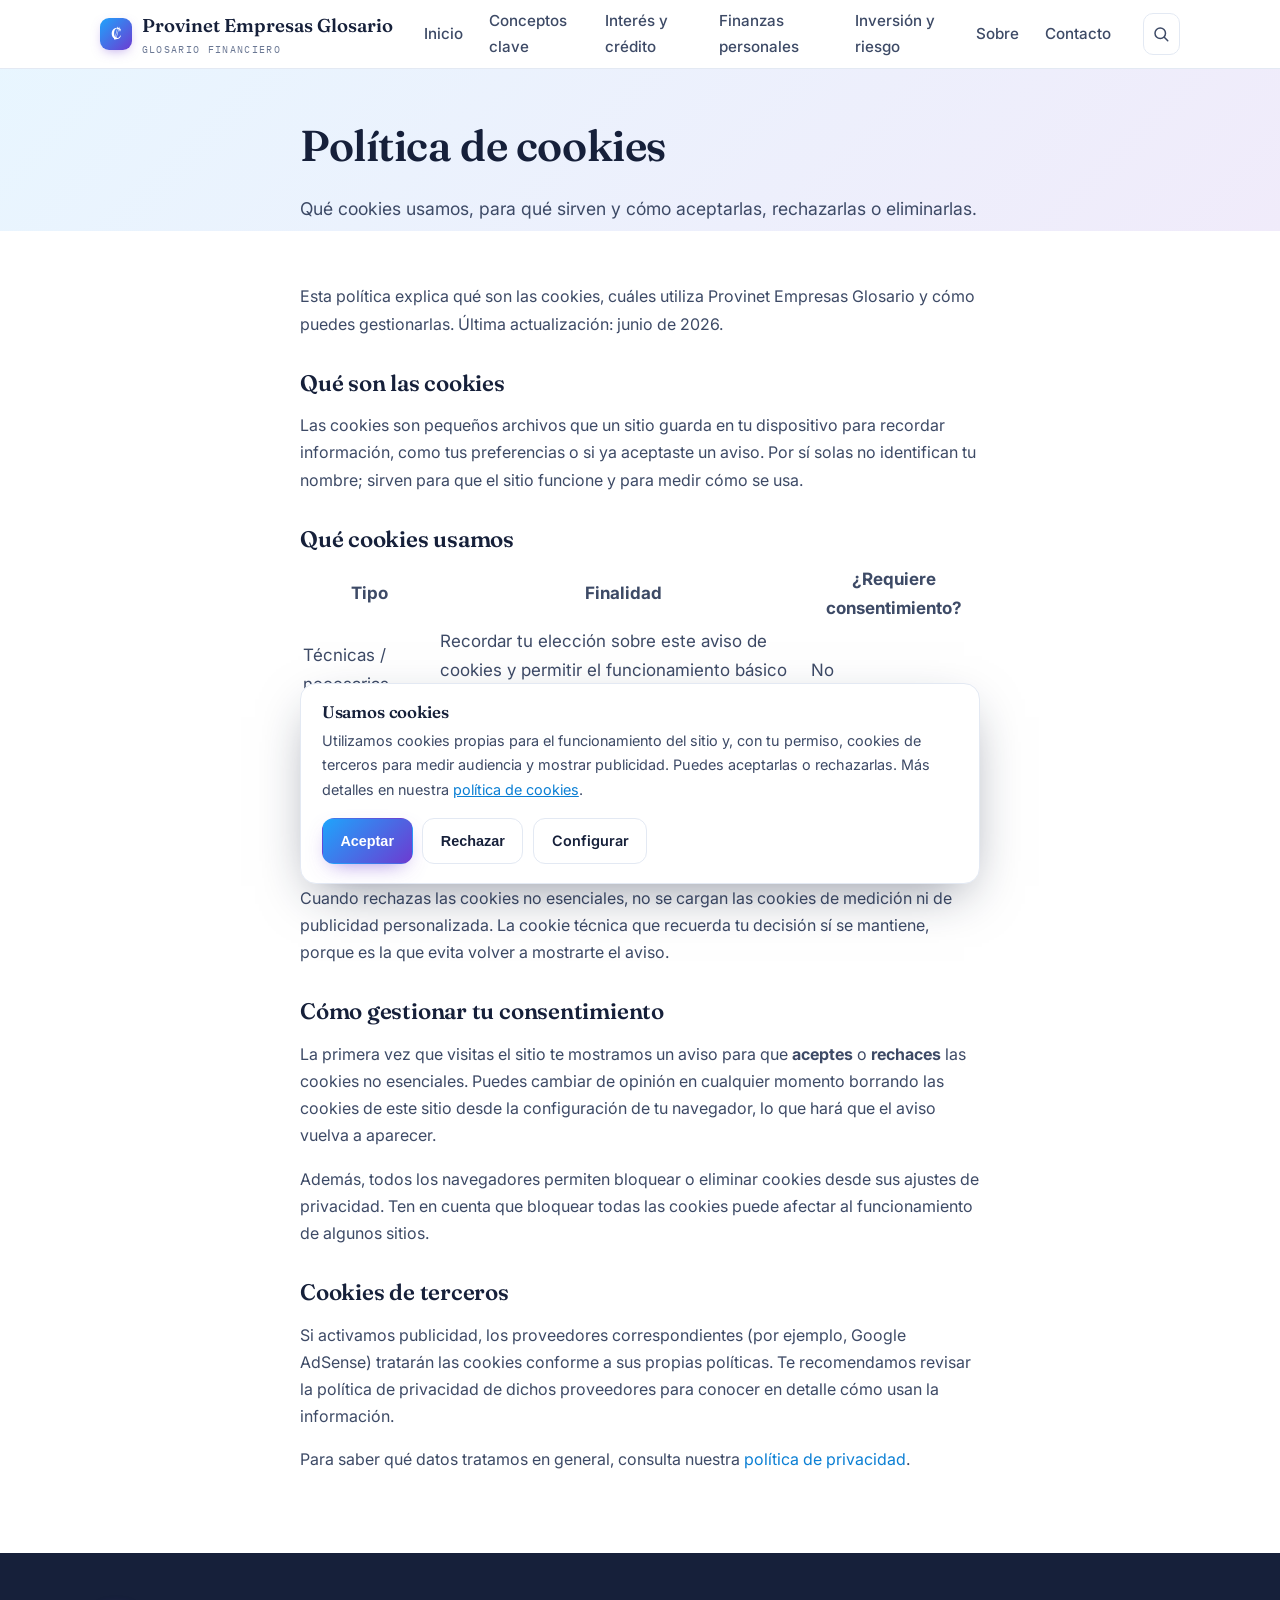
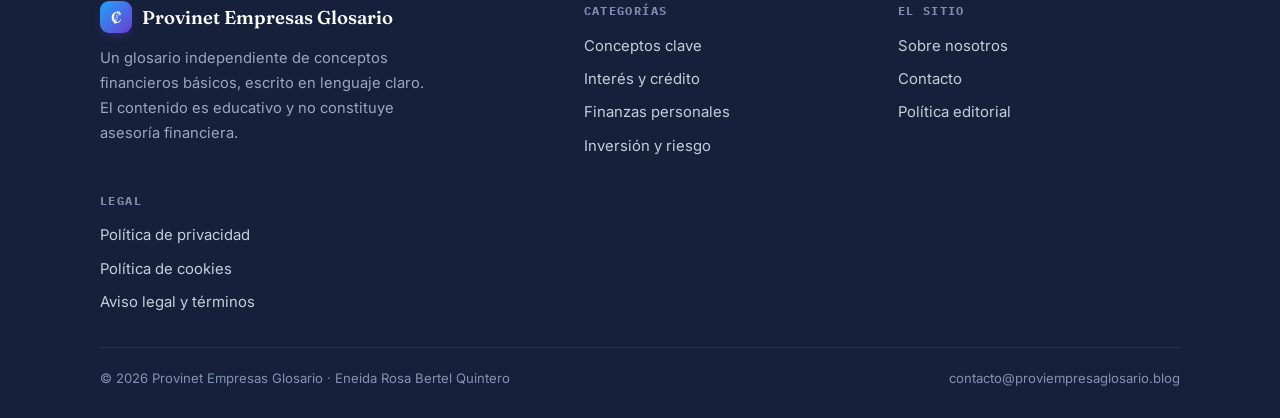
<file: politica-cookies.html>
<!DOCTYPE html>
<html lang="es">
<head>
<meta charset="utf-8">
<meta name="viewport" content="width=device-width, initial-scale=1">
<title>Política de cookies · Provinet Empresas Glosario</title>
<meta name="description" content="Qué cookies usamos, para qué sirven y cómo aceptarlas, rechazarlas o eliminarlas.">
<meta name="author" content="Eneida Rosa Bertel Quintero">
<link rel="canonical" href="https://proviempresaglosario.blog/politica-cookies.html">
<meta property="og:type" content="website">
<meta property="og:title" content="Política de cookies · Provinet Empresas Glosario">
<meta property="og:description" content="Qué cookies usamos, para qué sirven y cómo aceptarlas, rechazarlas o eliminarlas.">
<meta property="og:site_name" content="Provinet Empresas Glosario">
<meta name="theme-color" content="#1fa4fc">
<link rel="preconnect" href="https://fonts.googleapis.com">
<link rel="preconnect" href="https://fonts.gstatic.com" crossorigin>
<link href="https://fonts.googleapis.com/css2?family=Fraunces:ital,opsz,wght@0,9..144,500;0,9..144,600;1,9..144,500&family=Inter:wght@400;500;600;700&family=IBM+Plex+Mono:wght@400;500&display=swap" rel="stylesheet">
<link rel="stylesheet" href="assets/style.css">
<link rel="icon" href="data:image/svg+xml,%3Csvg xmlns='http://www.w3.org/2000/svg' viewBox='0 0 32 32'%3E%3Crect width='32' height='32' rx='8' fill='%231fa4fc'/%3E%3Ctext x='16' y='22' font-size='18' text-anchor='middle' fill='white' font-family='Georgia'%3E%E2%82%A1%3C/text%3E%3C/svg%3E">
</head>
<body>
<a class="skip-link" href="#main">Saltar al contenido</a>

<header class="site-header">
  <div class="container nav">
    <a class="brand" href="index.html">
      <span class="glyph" aria-hidden="true">₡</span>
      <span>Provinet Empresas Glosario<small>Glosario financiero</small></span>
    </a>
    <nav class="nav-links" aria-label="Principal">
      <a href="index.html">Inicio</a><a href="index.html#cat-conceptos">Conceptos clave</a><a href="index.html#cat-interes-credito">Interés y crédito</a><a href="index.html#cat-finanzas-personales">Finanzas personales</a><a href="index.html#cat-inversion">Inversión y riesgo</a><a href="sobre-nosotros.html">Sobre</a><a href="contacto.html">Contacto</a>
    </nav>
    <button class="search-toggle" aria-label="Buscar" aria-expanded="false" aria-controls="search-panel" title="Buscar">
      <svg width="18" height="18" viewBox="0 0 24 24" fill="none" stroke="currentColor" stroke-width="2" stroke-linecap="round"><circle cx="11" cy="11" r="7"/><path d="m21 21-4.3-4.3"/></svg>
    </button>
    <button class="menu-toggle" aria-label="Abrir menú" aria-expanded="false" aria-controls="nav-links">
      <svg width="20" height="20" viewBox="0 0 24 24" fill="none" stroke="currentColor" stroke-width="2" stroke-linecap="round"><path d="M3 6h18M3 12h18M3 18h18"/></svg>
    </button>
  </div>
  <div class="search-panel" id="search-panel">
    <div class="container">
      <label for="search-input" class="eyebrow" style="display:block;margin-bottom:.5rem">Buscar en el glosario</label>
      <input type="search" id="search-input" placeholder="Escribe un término: inflación, liquidez, TAE…" autocomplete="off">
      <ul class="search-results" id="search-results" aria-live="polite"></ul>
    </div>
  </div>
</header>

<main id="main">
  <div class="page-head"><div class="container"><h1>Política de cookies</h1><p>Qué cookies usamos, para qué sirven y cómo aceptarlas, rechazarlas o eliminarlas.</p></div></div>
  <div class="static-body"><div class="container">

<p>Esta política explica qué son las cookies, cuáles utiliza Provinet Empresas Glosario y cómo puedes gestionarlas. Última actualización: junio de 2026.</p>

<h2>Qué son las cookies</h2>
<p>Las cookies son pequeños archivos que un sitio guarda en tu dispositivo para recordar información, como tus preferencias o si ya aceptaste un aviso. Por sí solas no identifican tu nombre; sirven para que el sitio funcione y para medir cómo se usa.</p>

<h2>Qué cookies usamos</h2>
<table>
  <thead><tr><th>Tipo</th><th>Finalidad</th><th>¿Requiere consentimiento?</th></tr></thead>
  <tbody>
    <tr><td>Técnicas / necesarias</td><td>Recordar tu elección sobre este aviso de cookies y permitir el funcionamiento básico del sitio.</td><td>No</td></tr>
    <tr><td>De medición</td><td>Entender de forma agregada qué contenidos se leen más, para mejorarlos.</td><td>Sí</td></tr>
    <tr><td>Publicitarias (de terceros)</td><td>Si en el futuro mostramos anuncios, proveedores como Google podrían usar cookies para personalizarlos.</td><td>Sí</td></tr>
  </tbody>
</table>
<p>Cuando rechazas las cookies no esenciales, no se cargan las cookies de medición ni de publicidad personalizada. La cookie técnica que recuerda tu decisión sí se mantiene, porque es la que evita volver a mostrarte el aviso.</p>

<h2>Cómo gestionar tu consentimiento</h2>
<p>La primera vez que visitas el sitio te mostramos un aviso para que <strong>aceptes</strong> o <strong>rechaces</strong> las cookies no esenciales. Puedes cambiar de opinión en cualquier momento borrando las cookies de este sitio desde la configuración de tu navegador, lo que hará que el aviso vuelva a aparecer.</p>
<p>Además, todos los navegadores permiten bloquear o eliminar cookies desde sus ajustes de privacidad. Ten en cuenta que bloquear todas las cookies puede afectar al funcionamiento de algunos sitios.</p>

<h2>Cookies de terceros</h2>
<p>Si activamos publicidad, los proveedores correspondientes (por ejemplo, Google AdSense) tratarán las cookies conforme a sus propias políticas. Te recomendamos revisar la política de privacidad de dichos proveedores para conocer en detalle cómo usan la información.</p>

<p>Para saber qué datos tratamos en general, consulta nuestra <a href="politica-privacidad.html">política de privacidad</a>.</p>

  </div></div>
</main>

<footer class="site-footer">
  <div class="container">
    <div class="footer-grid">
      <div class="footer-brand">
        <a class="brand" href="index.html"><span class="glyph" aria-hidden="true">₡</span><span>Provinet Empresas Glosario</span></a>
        <p>Un glosario independiente de conceptos financieros básicos, escrito en lenguaje claro. El contenido es educativo y no constituye asesoría financiera.</p>
      </div>
      <div class="footer-col">
        <h5>Categorías</h5>
        <ul><li><a href="index.html#cat-conceptos">Conceptos clave</a></li>
<li><a href="index.html#cat-interes-credito">Interés y crédito</a></li>
<li><a href="index.html#cat-finanzas-personales">Finanzas personales</a></li>
<li><a href="index.html#cat-inversion">Inversión y riesgo</a></li></ul>
      </div>
      <div class="footer-col">
        <h5>El sitio</h5>
        <ul><li><a href="sobre-nosotros.html">Sobre nosotros</a></li>
<li><a href="contacto.html">Contacto</a></li>
<li><a href="politica-editorial.html">Política editorial</a></li></ul>
      </div>
      <div class="footer-col">
        <h5>Legal</h5>
        <ul><li><a href="politica-privacidad.html">Política de privacidad</a></li>
<li><a href="politica-cookies.html">Política de cookies</a></li>
<li><a href="aviso-legal.html">Aviso legal y términos</a></li></ul>
      </div>
    </div>
    <div class="footer-bottom">
      <span>© <span id="year">2026</span> Provinet Empresas Glosario · Eneida Rosa Bertel Quintero</span>
      <span>contacto@proviempresaglosario.blog</span>
    </div>
  </div>
</footer>
<div class="cookie-banner" id="cookie-banner" role="dialog" aria-live="polite" aria-label="Aviso de cookies">
  <h4>Usamos cookies</h4>
  <p>Utilizamos cookies propias para el funcionamiento del sitio y, con tu permiso, cookies de terceros para medir audiencia y mostrar publicidad. Puedes aceptarlas o rechazarlas. Más detalles en nuestra <a href="politica-cookies.html">política de cookies</a>.</p>
  <div class="cookie-actions">
    <button class="btn btn-primary" id="cookie-accept" type="button">Aceptar</button>
    <button class="btn btn-line" id="cookie-reject" type="button">Rechazar</button>
    <a class="btn btn-line" href="politica-cookies.html">Configurar</a>
  </div>
</div>
<script src="assets/search-index.js"></script>
<script src="assets/main.js"></script>
</body>
</html>
</file>
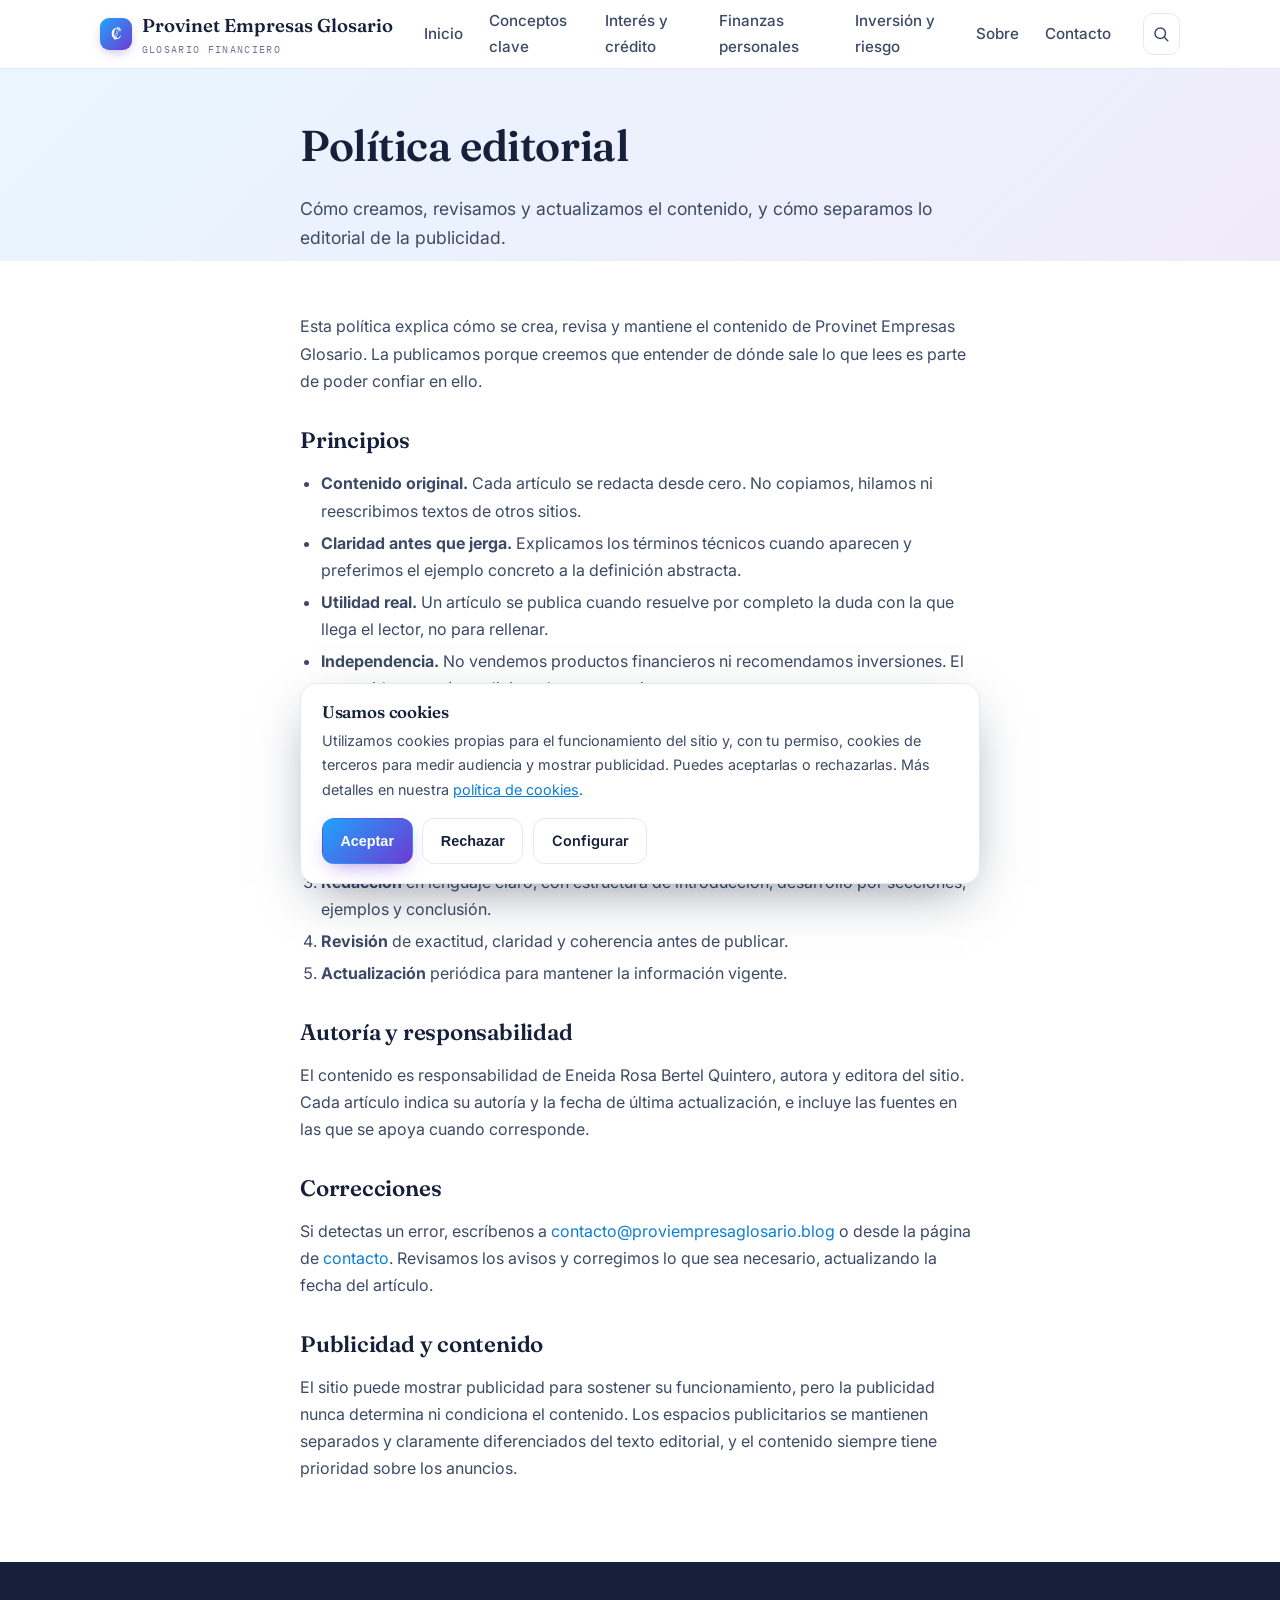
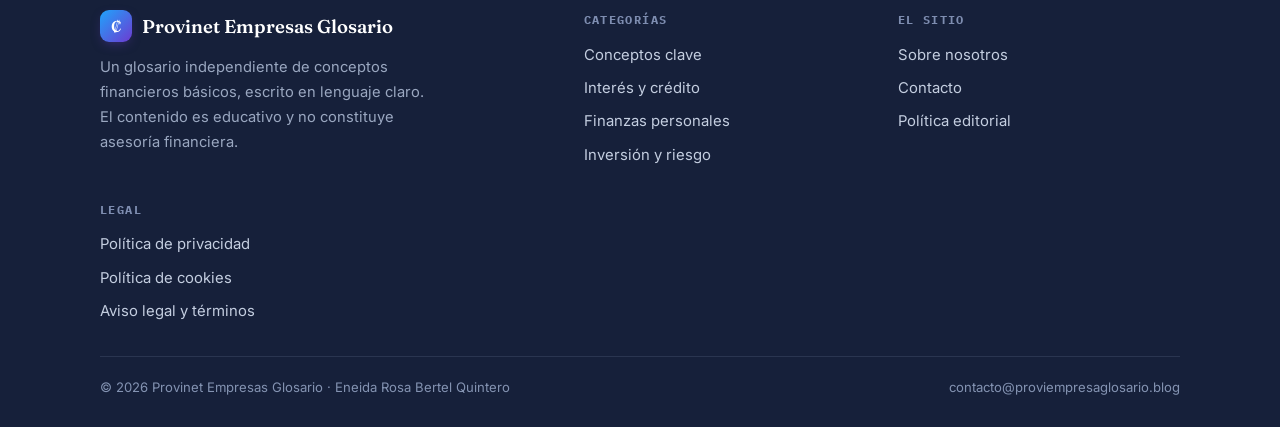
<file: politica-editorial.html>
<!DOCTYPE html>
<html lang="es">
<head>
<meta charset="utf-8">
<meta name="viewport" content="width=device-width, initial-scale=1">
<title>Política editorial · Provinet Empresas Glosario</title>
<meta name="description" content="Cómo creamos, revisamos y actualizamos el contenido, y cómo separamos lo editorial de la publicidad.">
<meta name="author" content="Eneida Rosa Bertel Quintero">
<link rel="canonical" href="https://proviempresaglosario.blog/politica-editorial.html">
<meta property="og:type" content="website">
<meta property="og:title" content="Política editorial · Provinet Empresas Glosario">
<meta property="og:description" content="Cómo creamos, revisamos y actualizamos el contenido, y cómo separamos lo editorial de la publicidad.">
<meta property="og:site_name" content="Provinet Empresas Glosario">
<meta name="theme-color" content="#1fa4fc">
<link rel="preconnect" href="https://fonts.googleapis.com">
<link rel="preconnect" href="https://fonts.gstatic.com" crossorigin>
<link href="https://fonts.googleapis.com/css2?family=Fraunces:ital,opsz,wght@0,9..144,500;0,9..144,600;1,9..144,500&family=Inter:wght@400;500;600;700&family=IBM+Plex+Mono:wght@400;500&display=swap" rel="stylesheet">
<link rel="stylesheet" href="assets/style.css">
<link rel="icon" href="data:image/svg+xml,%3Csvg xmlns='http://www.w3.org/2000/svg' viewBox='0 0 32 32'%3E%3Crect width='32' height='32' rx='8' fill='%231fa4fc'/%3E%3Ctext x='16' y='22' font-size='18' text-anchor='middle' fill='white' font-family='Georgia'%3E%E2%82%A1%3C/text%3E%3C/svg%3E">
</head>
<body>
<a class="skip-link" href="#main">Saltar al contenido</a>

<header class="site-header">
  <div class="container nav">
    <a class="brand" href="index.html">
      <span class="glyph" aria-hidden="true">₡</span>
      <span>Provinet Empresas Glosario<small>Glosario financiero</small></span>
    </a>
    <nav class="nav-links" aria-label="Principal">
      <a href="index.html">Inicio</a><a href="index.html#cat-conceptos">Conceptos clave</a><a href="index.html#cat-interes-credito">Interés y crédito</a><a href="index.html#cat-finanzas-personales">Finanzas personales</a><a href="index.html#cat-inversion">Inversión y riesgo</a><a href="sobre-nosotros.html">Sobre</a><a href="contacto.html">Contacto</a>
    </nav>
    <button class="search-toggle" aria-label="Buscar" aria-expanded="false" aria-controls="search-panel" title="Buscar">
      <svg width="18" height="18" viewBox="0 0 24 24" fill="none" stroke="currentColor" stroke-width="2" stroke-linecap="round"><circle cx="11" cy="11" r="7"/><path d="m21 21-4.3-4.3"/></svg>
    </button>
    <button class="menu-toggle" aria-label="Abrir menú" aria-expanded="false" aria-controls="nav-links">
      <svg width="20" height="20" viewBox="0 0 24 24" fill="none" stroke="currentColor" stroke-width="2" stroke-linecap="round"><path d="M3 6h18M3 12h18M3 18h18"/></svg>
    </button>
  </div>
  <div class="search-panel" id="search-panel">
    <div class="container">
      <label for="search-input" class="eyebrow" style="display:block;margin-bottom:.5rem">Buscar en el glosario</label>
      <input type="search" id="search-input" placeholder="Escribe un término: inflación, liquidez, TAE…" autocomplete="off">
      <ul class="search-results" id="search-results" aria-live="polite"></ul>
    </div>
  </div>
</header>

<main id="main">
  <div class="page-head"><div class="container"><h1>Política editorial</h1><p>Cómo creamos, revisamos y actualizamos el contenido, y cómo separamos lo editorial de la publicidad.</p></div></div>
  <div class="static-body"><div class="container">

<p>Esta política explica cómo se crea, revisa y mantiene el contenido de Provinet Empresas Glosario. La publicamos porque creemos que entender de dónde sale lo que lees es parte de poder confiar en ello.</p>

<h2>Principios</h2>
<ul>
  <li><strong>Contenido original.</strong> Cada artículo se redacta desde cero. No copiamos, hilamos ni reescribimos textos de otros sitios.</li>
  <li><strong>Claridad antes que jerga.</strong> Explicamos los términos técnicos cuando aparecen y preferimos el ejemplo concreto a la definición abstracta.</li>
  <li><strong>Utilidad real.</strong> Un artículo se publica cuando resuelve por completo la duda con la que llega el lector, no para rellenar.</li>
  <li><strong>Independencia.</strong> No vendemos productos financieros ni recomendamos inversiones. El contenido no está condicionado por anunciantes.</li>
</ul>

<h2>Cómo se elabora cada artículo</h2>
<ol>
  <li><strong>Selección del tema</strong> según las dudas más comunes sobre conceptos financieros básicos.</li>
  <li><strong>Investigación</strong> apoyada en fuentes de referencia (organismos económicos, material divulgativo reconocido) cuando el dato lo requiere.</li>
  <li><strong>Redacción</strong> en lenguaje claro, con estructura de introducción, desarrollo por secciones, ejemplos y conclusión.</li>
  <li><strong>Revisión</strong> de exactitud, claridad y coherencia antes de publicar.</li>
  <li><strong>Actualización</strong> periódica para mantener la información vigente.</li>
</ol>

<h2>Autoría y responsabilidad</h2>
<p>El contenido es responsabilidad de Eneida Rosa Bertel Quintero, autora y editora del sitio. Cada artículo indica su autoría y la fecha de última actualización, e incluye las fuentes en las que se apoya cuando corresponde.</p>

<h2>Correcciones</h2>
<p>Si detectas un error, escríbenos a <a href="mailto:contacto@proviempresaglosario.blog">contacto@proviempresaglosario.blog</a> o desde la página de <a href="contacto.html">contacto</a>. Revisamos los avisos y corregimos lo que sea necesario, actualizando la fecha del artículo.</p>

<h2>Publicidad y contenido</h2>
<p>El sitio puede mostrar publicidad para sostener su funcionamiento, pero la publicidad nunca determina ni condiciona el contenido. Los espacios publicitarios se mantienen separados y claramente diferenciados del texto editorial, y el contenido siempre tiene prioridad sobre los anuncios.</p>

  </div></div>
</main>

<footer class="site-footer">
  <div class="container">
    <div class="footer-grid">
      <div class="footer-brand">
        <a class="brand" href="index.html"><span class="glyph" aria-hidden="true">₡</span><span>Provinet Empresas Glosario</span></a>
        <p>Un glosario independiente de conceptos financieros básicos, escrito en lenguaje claro. El contenido es educativo y no constituye asesoría financiera.</p>
      </div>
      <div class="footer-col">
        <h5>Categorías</h5>
        <ul><li><a href="index.html#cat-conceptos">Conceptos clave</a></li>
<li><a href="index.html#cat-interes-credito">Interés y crédito</a></li>
<li><a href="index.html#cat-finanzas-personales">Finanzas personales</a></li>
<li><a href="index.html#cat-inversion">Inversión y riesgo</a></li></ul>
      </div>
      <div class="footer-col">
        <h5>El sitio</h5>
        <ul><li><a href="sobre-nosotros.html">Sobre nosotros</a></li>
<li><a href="contacto.html">Contacto</a></li>
<li><a href="politica-editorial.html">Política editorial</a></li></ul>
      </div>
      <div class="footer-col">
        <h5>Legal</h5>
        <ul><li><a href="politica-privacidad.html">Política de privacidad</a></li>
<li><a href="politica-cookies.html">Política de cookies</a></li>
<li><a href="aviso-legal.html">Aviso legal y términos</a></li></ul>
      </div>
    </div>
    <div class="footer-bottom">
      <span>© <span id="year">2026</span> Provinet Empresas Glosario · Eneida Rosa Bertel Quintero</span>
      <span>contacto@proviempresaglosario.blog</span>
    </div>
  </div>
</footer>
<div class="cookie-banner" id="cookie-banner" role="dialog" aria-live="polite" aria-label="Aviso de cookies">
  <h4>Usamos cookies</h4>
  <p>Utilizamos cookies propias para el funcionamiento del sitio y, con tu permiso, cookies de terceros para medir audiencia y mostrar publicidad. Puedes aceptarlas o rechazarlas. Más detalles en nuestra <a href="politica-cookies.html">política de cookies</a>.</p>
  <div class="cookie-actions">
    <button class="btn btn-primary" id="cookie-accept" type="button">Aceptar</button>
    <button class="btn btn-line" id="cookie-reject" type="button">Rechazar</button>
    <a class="btn btn-line" href="politica-cookies.html">Configurar</a>
  </div>
</div>
<script src="assets/search-index.js"></script>
<script src="assets/main.js"></script>
</body>
</html>
</file>
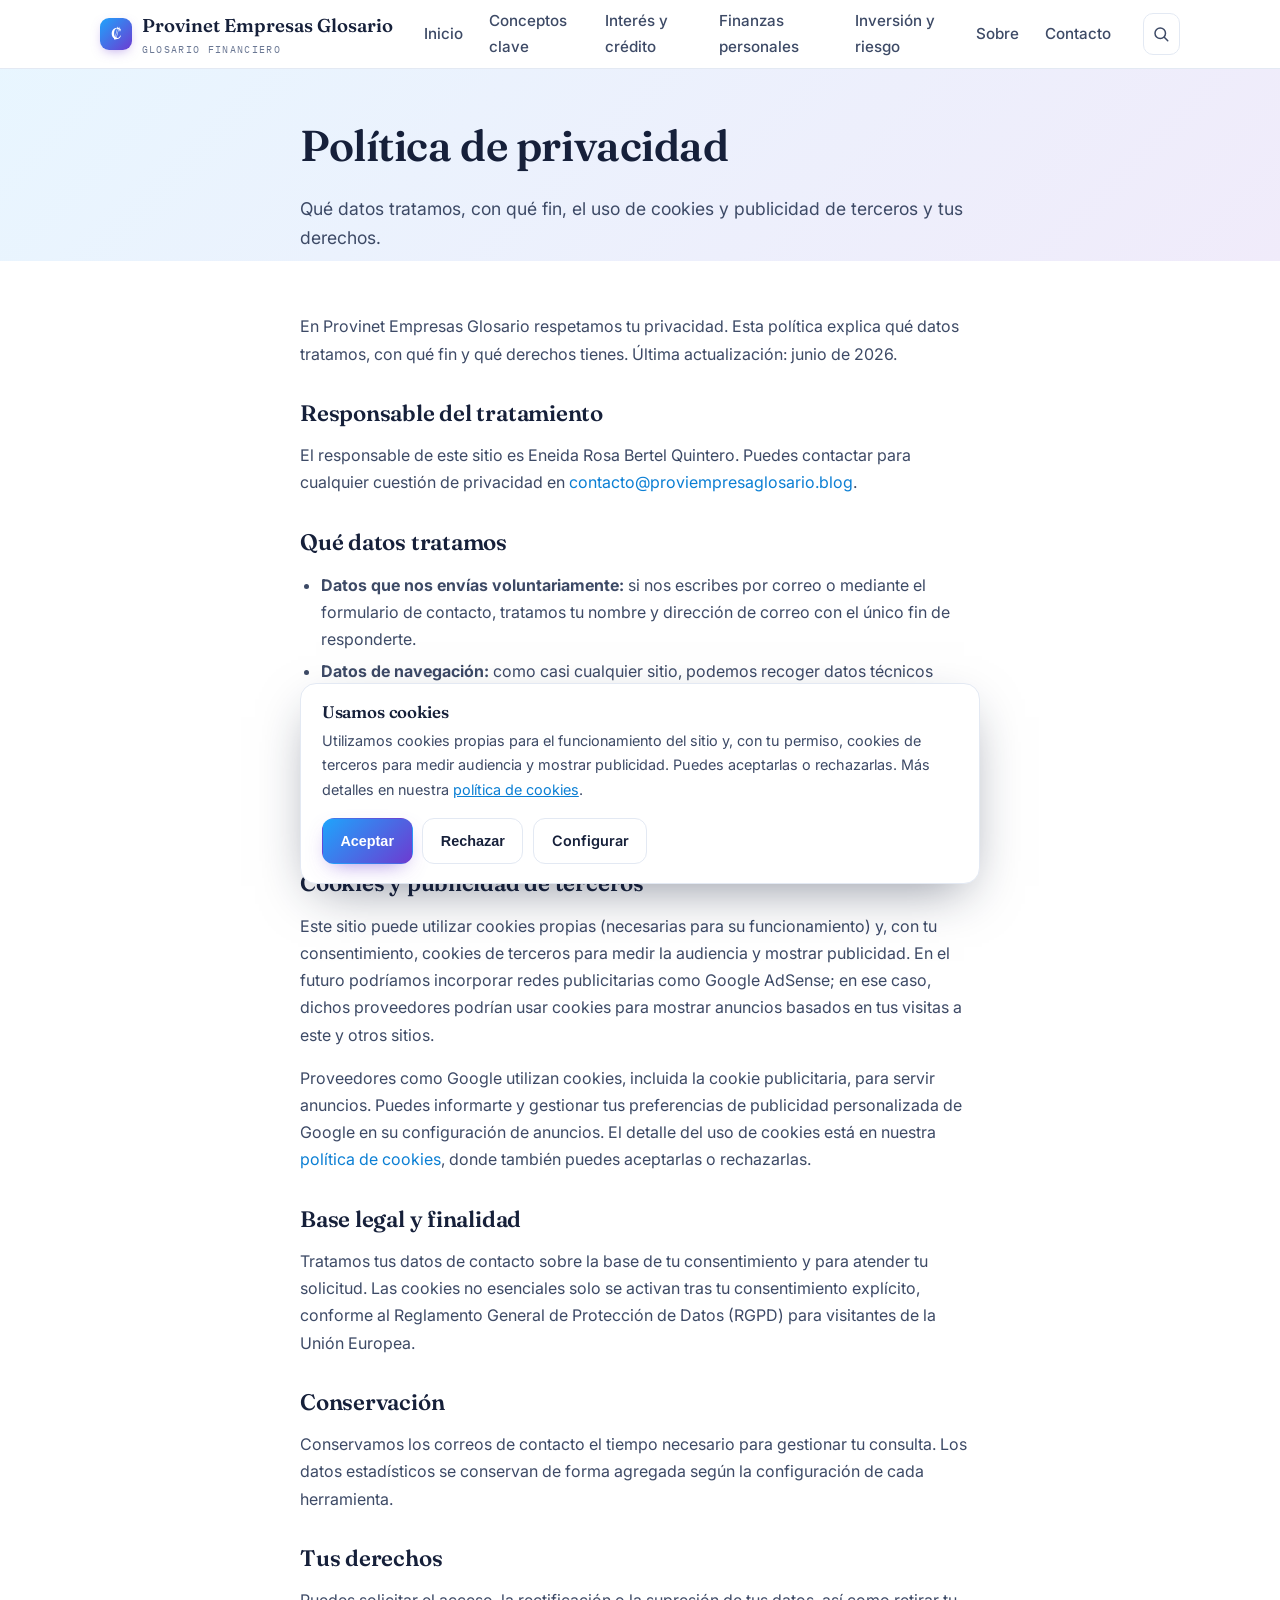
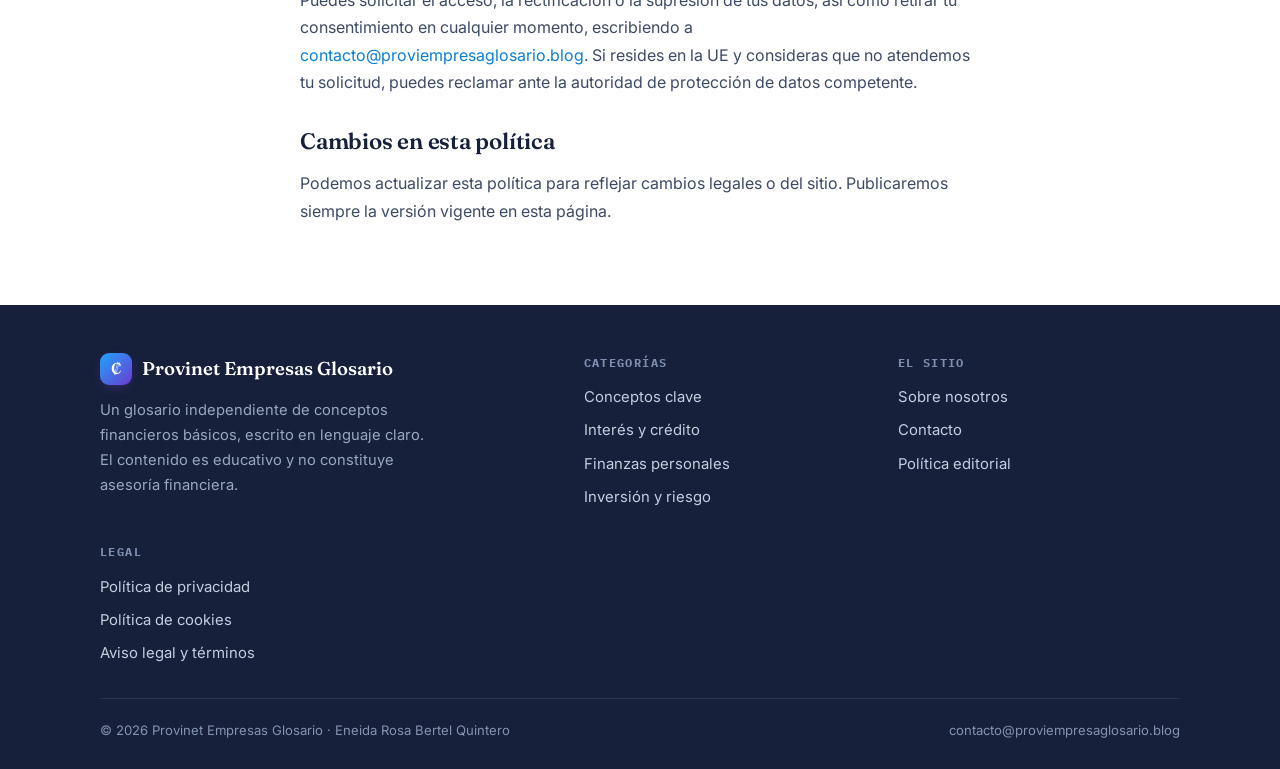
<file: politica-privacidad.html>
<!DOCTYPE html>
<html lang="es">
<head>
<meta charset="utf-8">
<meta name="viewport" content="width=device-width, initial-scale=1">
<title>Política de privacidad · Provinet Empresas Glosario</title>
<meta name="description" content="Qué datos tratamos, con qué fin, el uso de cookies y publicidad de terceros y tus derechos.">
<meta name="author" content="Eneida Rosa Bertel Quintero">
<link rel="canonical" href="https://proviempresaglosario.blog/politica-privacidad.html">
<meta property="og:type" content="website">
<meta property="og:title" content="Política de privacidad · Provinet Empresas Glosario">
<meta property="og:description" content="Qué datos tratamos, con qué fin, el uso de cookies y publicidad de terceros y tus derechos.">
<meta property="og:site_name" content="Provinet Empresas Glosario">
<meta name="theme-color" content="#1fa4fc">
<link rel="preconnect" href="https://fonts.googleapis.com">
<link rel="preconnect" href="https://fonts.gstatic.com" crossorigin>
<link href="https://fonts.googleapis.com/css2?family=Fraunces:ital,opsz,wght@0,9..144,500;0,9..144,600;1,9..144,500&family=Inter:wght@400;500;600;700&family=IBM+Plex+Mono:wght@400;500&display=swap" rel="stylesheet">
<link rel="stylesheet" href="assets/style.css">
<link rel="icon" href="data:image/svg+xml,%3Csvg xmlns='http://www.w3.org/2000/svg' viewBox='0 0 32 32'%3E%3Crect width='32' height='32' rx='8' fill='%231fa4fc'/%3E%3Ctext x='16' y='22' font-size='18' text-anchor='middle' fill='white' font-family='Georgia'%3E%E2%82%A1%3C/text%3E%3C/svg%3E">
</head>
<body>
<a class="skip-link" href="#main">Saltar al contenido</a>

<header class="site-header">
  <div class="container nav">
    <a class="brand" href="index.html">
      <span class="glyph" aria-hidden="true">₡</span>
      <span>Provinet Empresas Glosario<small>Glosario financiero</small></span>
    </a>
    <nav class="nav-links" aria-label="Principal">
      <a href="index.html">Inicio</a><a href="index.html#cat-conceptos">Conceptos clave</a><a href="index.html#cat-interes-credito">Interés y crédito</a><a href="index.html#cat-finanzas-personales">Finanzas personales</a><a href="index.html#cat-inversion">Inversión y riesgo</a><a href="sobre-nosotros.html">Sobre</a><a href="contacto.html">Contacto</a>
    </nav>
    <button class="search-toggle" aria-label="Buscar" aria-expanded="false" aria-controls="search-panel" title="Buscar">
      <svg width="18" height="18" viewBox="0 0 24 24" fill="none" stroke="currentColor" stroke-width="2" stroke-linecap="round"><circle cx="11" cy="11" r="7"/><path d="m21 21-4.3-4.3"/></svg>
    </button>
    <button class="menu-toggle" aria-label="Abrir menú" aria-expanded="false" aria-controls="nav-links">
      <svg width="20" height="20" viewBox="0 0 24 24" fill="none" stroke="currentColor" stroke-width="2" stroke-linecap="round"><path d="M3 6h18M3 12h18M3 18h18"/></svg>
    </button>
  </div>
  <div class="search-panel" id="search-panel">
    <div class="container">
      <label for="search-input" class="eyebrow" style="display:block;margin-bottom:.5rem">Buscar en el glosario</label>
      <input type="search" id="search-input" placeholder="Escribe un término: inflación, liquidez, TAE…" autocomplete="off">
      <ul class="search-results" id="search-results" aria-live="polite"></ul>
    </div>
  </div>
</header>

<main id="main">
  <div class="page-head"><div class="container"><h1>Política de privacidad</h1><p>Qué datos tratamos, con qué fin, el uso de cookies y publicidad de terceros y tus derechos.</p></div></div>
  <div class="static-body"><div class="container">

<p>En Provinet Empresas Glosario respetamos tu privacidad. Esta política explica qué datos tratamos, con qué fin y qué derechos tienes. Última actualización: junio de 2026.</p>

<h2>Responsable del tratamiento</h2>
<p>El responsable de este sitio es Eneida Rosa Bertel Quintero. Puedes contactar para cualquier cuestión de privacidad en <a href="mailto:contacto@proviempresaglosario.blog">contacto@proviempresaglosario.blog</a>.</p>

<h2>Qué datos tratamos</h2>
<ul>
  <li><strong>Datos que nos envías voluntariamente:</strong> si nos escribes por correo o mediante el formulario de contacto, tratamos tu nombre y dirección de correo con el único fin de responderte.</li>
  <li><strong>Datos de navegación:</strong> como casi cualquier sitio, podemos recoger datos técnicos anónimos o seudonimizados (páginas visitadas, tipo de dispositivo) con fines estadísticos, siempre que hayas dado tu consentimiento para las cookies correspondientes.</li>
</ul>
<p>No solicitamos ni almacenamos datos sensibles, contraseñas ni información financiera personal.</p>

<h2>Cookies y publicidad de terceros</h2>
<p>Este sitio puede utilizar cookies propias (necesarias para su funcionamiento) y, con tu consentimiento, cookies de terceros para medir la audiencia y mostrar publicidad. En el futuro podríamos incorporar redes publicitarias como Google AdSense; en ese caso, dichos proveedores podrían usar cookies para mostrar anuncios basados en tus visitas a este y otros sitios.</p>
<p>Proveedores como Google utilizan cookies, incluida la cookie publicitaria, para servir anuncios. Puedes informarte y gestionar tus preferencias de publicidad personalizada de Google en su configuración de anuncios. El detalle del uso de cookies está en nuestra <a href="politica-cookies.html">política de cookies</a>, donde también puedes aceptarlas o rechazarlas.</p>

<h2>Base legal y finalidad</h2>
<p>Tratamos tus datos de contacto sobre la base de tu consentimiento y para atender tu solicitud. Las cookies no esenciales solo se activan tras tu consentimiento explícito, conforme al Reglamento General de Protección de Datos (RGPD) para visitantes de la Unión Europea.</p>

<h2>Conservación</h2>
<p>Conservamos los correos de contacto el tiempo necesario para gestionar tu consulta. Los datos estadísticos se conservan de forma agregada según la configuración de cada herramienta.</p>

<h2>Tus derechos</h2>
<p>Puedes solicitar el acceso, la rectificación o la supresión de tus datos, así como retirar tu consentimiento en cualquier momento, escribiendo a <a href="mailto:contacto@proviempresaglosario.blog">contacto@proviempresaglosario.blog</a>. Si resides en la UE y consideras que no atendemos tu solicitud, puedes reclamar ante la autoridad de protección de datos competente.</p>

<h2>Cambios en esta política</h2>
<p>Podemos actualizar esta política para reflejar cambios legales o del sitio. Publicaremos siempre la versión vigente en esta página.</p>

  </div></div>
</main>

<footer class="site-footer">
  <div class="container">
    <div class="footer-grid">
      <div class="footer-brand">
        <a class="brand" href="index.html"><span class="glyph" aria-hidden="true">₡</span><span>Provinet Empresas Glosario</span></a>
        <p>Un glosario independiente de conceptos financieros básicos, escrito en lenguaje claro. El contenido es educativo y no constituye asesoría financiera.</p>
      </div>
      <div class="footer-col">
        <h5>Categorías</h5>
        <ul><li><a href="index.html#cat-conceptos">Conceptos clave</a></li>
<li><a href="index.html#cat-interes-credito">Interés y crédito</a></li>
<li><a href="index.html#cat-finanzas-personales">Finanzas personales</a></li>
<li><a href="index.html#cat-inversion">Inversión y riesgo</a></li></ul>
      </div>
      <div class="footer-col">
        <h5>El sitio</h5>
        <ul><li><a href="sobre-nosotros.html">Sobre nosotros</a></li>
<li><a href="contacto.html">Contacto</a></li>
<li><a href="politica-editorial.html">Política editorial</a></li></ul>
      </div>
      <div class="footer-col">
        <h5>Legal</h5>
        <ul><li><a href="politica-privacidad.html">Política de privacidad</a></li>
<li><a href="politica-cookies.html">Política de cookies</a></li>
<li><a href="aviso-legal.html">Aviso legal y términos</a></li></ul>
      </div>
    </div>
    <div class="footer-bottom">
      <span>© <span id="year">2026</span> Provinet Empresas Glosario · Eneida Rosa Bertel Quintero</span>
      <span>contacto@proviempresaglosario.blog</span>
    </div>
  </div>
</footer>
<div class="cookie-banner" id="cookie-banner" role="dialog" aria-live="polite" aria-label="Aviso de cookies">
  <h4>Usamos cookies</h4>
  <p>Utilizamos cookies propias para el funcionamiento del sitio y, con tu permiso, cookies de terceros para medir audiencia y mostrar publicidad. Puedes aceptarlas o rechazarlas. Más detalles en nuestra <a href="politica-cookies.html">política de cookies</a>.</p>
  <div class="cookie-actions">
    <button class="btn btn-primary" id="cookie-accept" type="button">Aceptar</button>
    <button class="btn btn-line" id="cookie-reject" type="button">Rechazar</button>
    <a class="btn btn-line" href="politica-cookies.html">Configurar</a>
  </div>
</div>
<script src="assets/search-index.js"></script>
<script src="assets/main.js"></script>
</body>
</html>
</file>
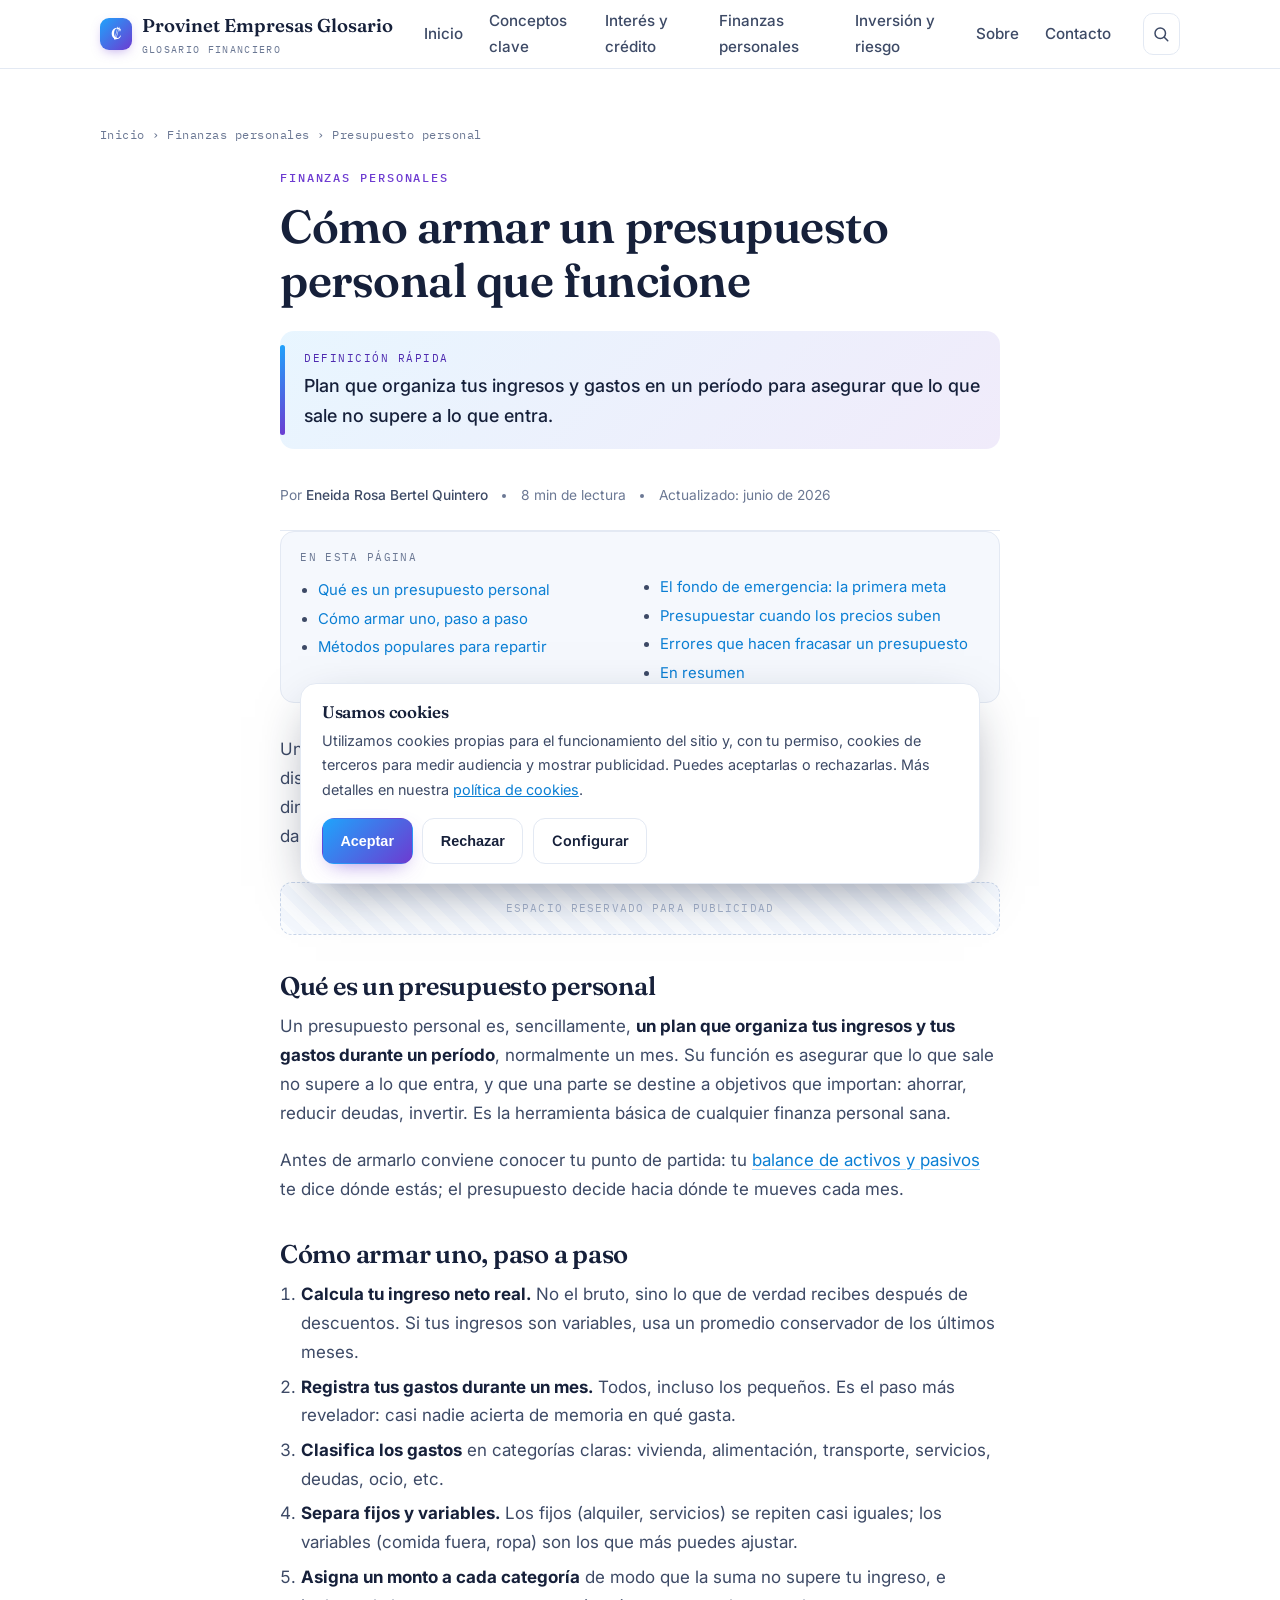
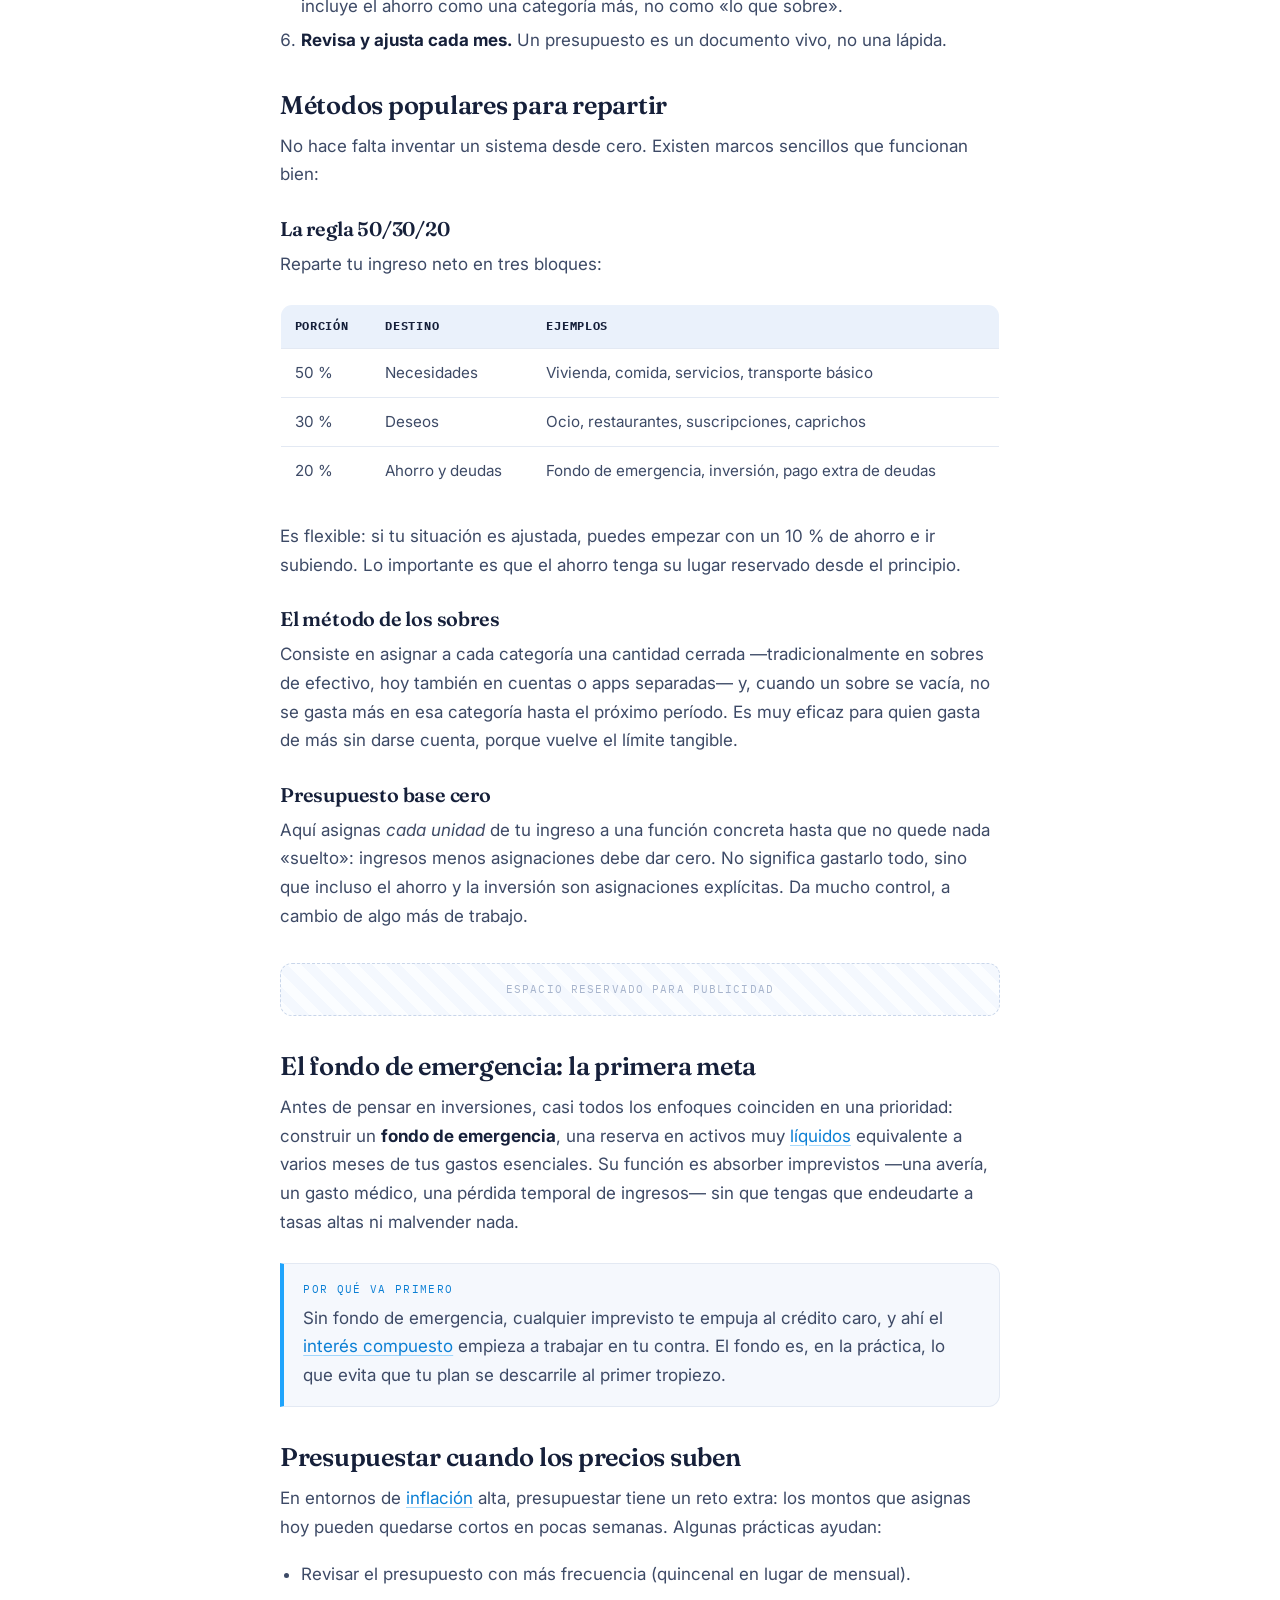
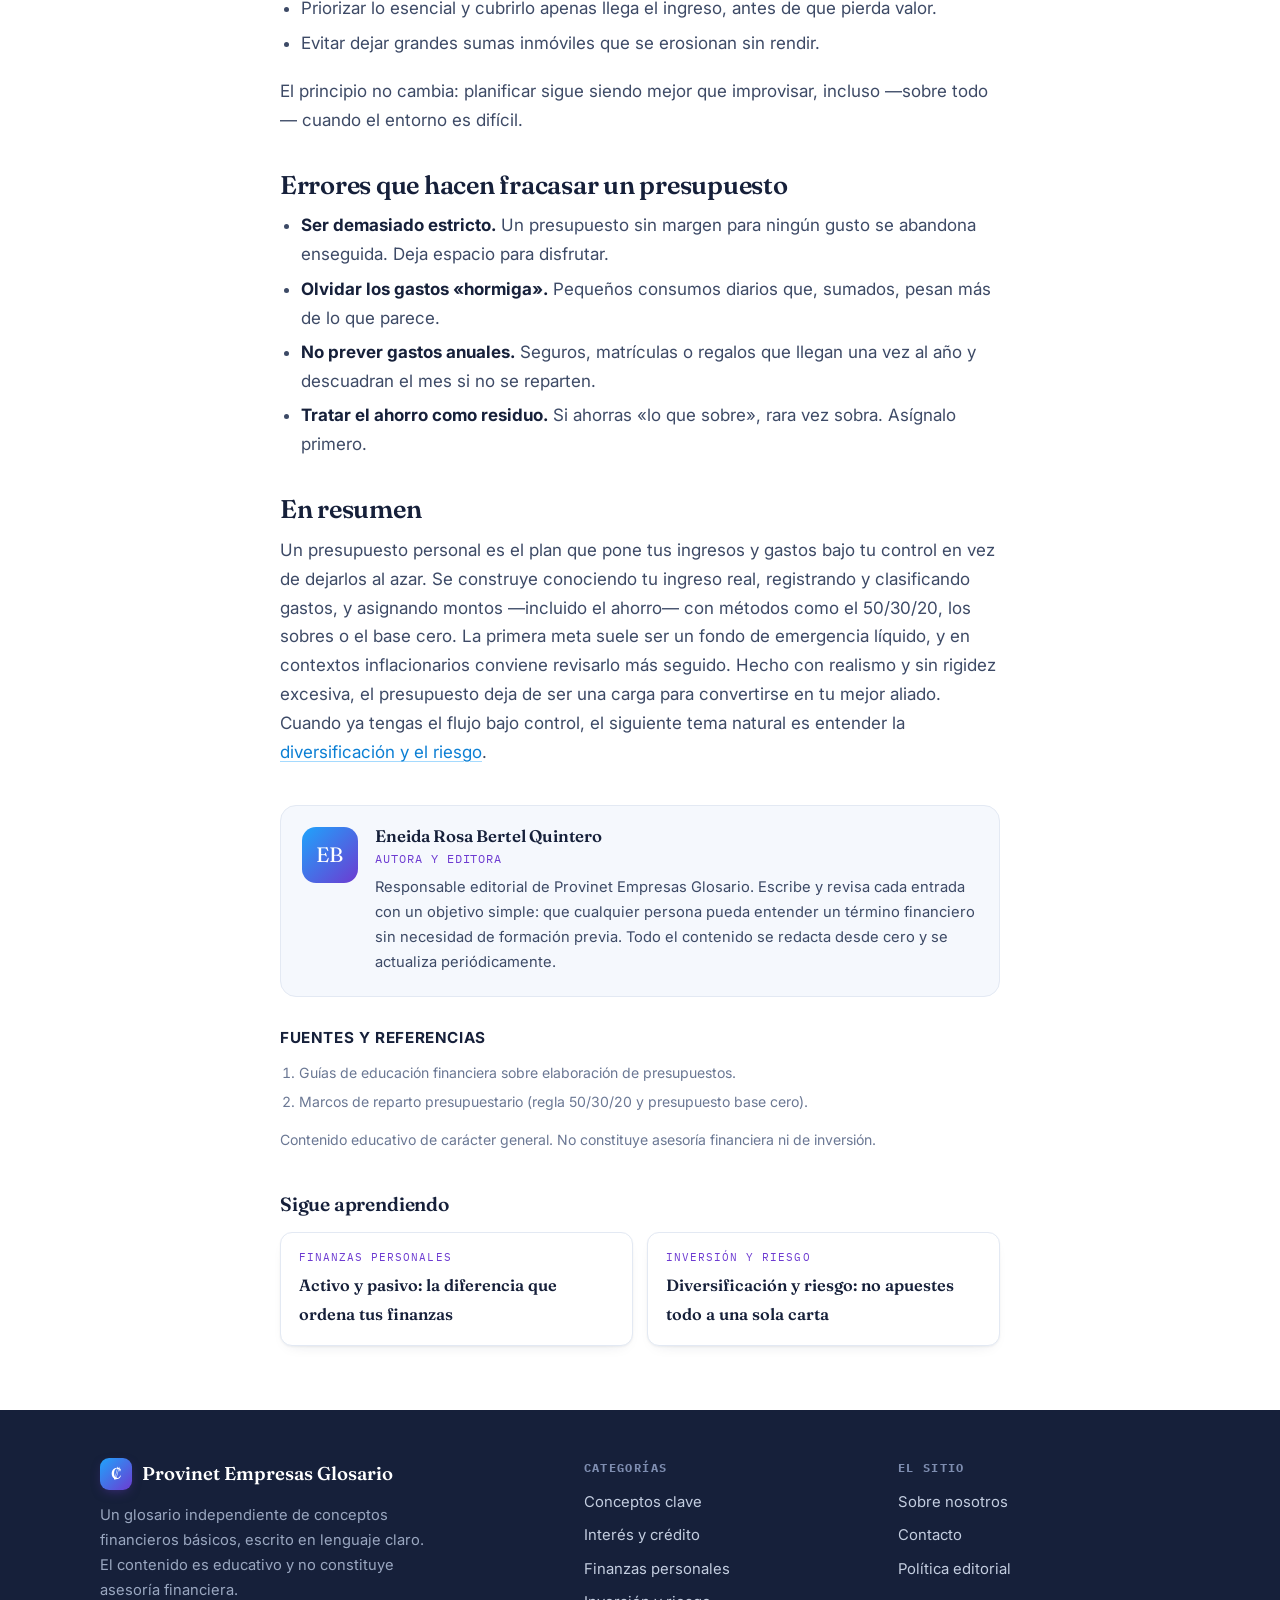
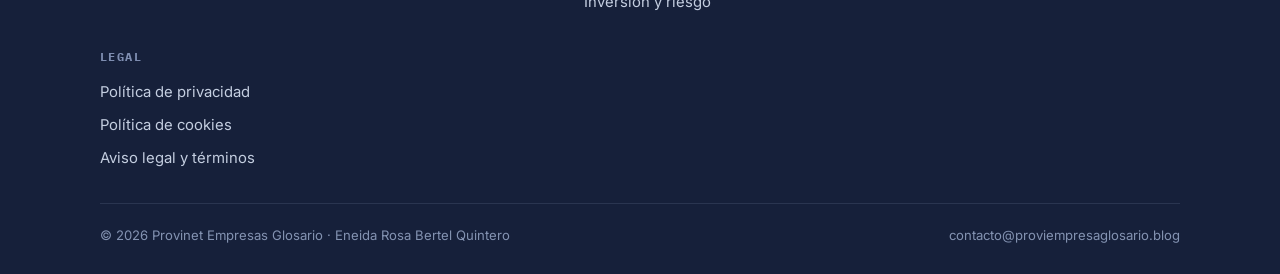
<file: presupuesto-personal.html>
<!DOCTYPE html>
<html lang="es">
<head>
<meta charset="utf-8">
<meta name="viewport" content="width=device-width, initial-scale=1">
<title>Cómo armar un presupuesto personal que funcione · Provinet Empresas Glosario</title>
<meta name="description" content="Pasos para crear un presupuesto, métodos como 50/30/20, sobres y base cero, el fondo de emergencia y cómo presupuestar con inflación.">
<meta name="author" content="Eneida Rosa Bertel Quintero">
<link rel="canonical" href="https://proviempresaglosario.blog/presupuesto-personal.html">
<meta property="og:type" content="website">
<meta property="og:title" content="Cómo armar un presupuesto personal que funcione · Provinet Empresas Glosario">
<meta property="og:description" content="Pasos para crear un presupuesto, métodos como 50/30/20, sobres y base cero, el fondo de emergencia y cómo presupuestar con inflación.">
<meta property="og:site_name" content="Provinet Empresas Glosario">
<meta name="theme-color" content="#1fa4fc">
<link rel="preconnect" href="https://fonts.googleapis.com">
<link rel="preconnect" href="https://fonts.gstatic.com" crossorigin>
<link href="https://fonts.googleapis.com/css2?family=Fraunces:ital,opsz,wght@0,9..144,500;0,9..144,600;1,9..144,500&family=Inter:wght@400;500;600;700&family=IBM+Plex+Mono:wght@400;500&display=swap" rel="stylesheet">
<link rel="stylesheet" href="assets/style.css">
<link rel="icon" href="data:image/svg+xml,%3Csvg xmlns='http://www.w3.org/2000/svg' viewBox='0 0 32 32'%3E%3Crect width='32' height='32' rx='8' fill='%231fa4fc'/%3E%3Ctext x='16' y='22' font-size='18' text-anchor='middle' fill='white' font-family='Georgia'%3E%E2%82%A1%3C/text%3E%3C/svg%3E">
</head>
<body>
<a class="skip-link" href="#main">Saltar al contenido</a>

<header class="site-header">
  <div class="container nav">
    <a class="brand" href="index.html">
      <span class="glyph" aria-hidden="true">₡</span>
      <span>Provinet Empresas Glosario<small>Glosario financiero</small></span>
    </a>
    <nav class="nav-links" aria-label="Principal">
      <a href="index.html">Inicio</a><a href="index.html#cat-conceptos">Conceptos clave</a><a href="index.html#cat-interes-credito">Interés y crédito</a><a href="index.html#cat-finanzas-personales" aria-current="page">Finanzas personales</a><a href="index.html#cat-inversion">Inversión y riesgo</a><a href="sobre-nosotros.html">Sobre</a><a href="contacto.html">Contacto</a>
    </nav>
    <button class="search-toggle" aria-label="Buscar" aria-expanded="false" aria-controls="search-panel" title="Buscar">
      <svg width="18" height="18" viewBox="0 0 24 24" fill="none" stroke="currentColor" stroke-width="2" stroke-linecap="round"><circle cx="11" cy="11" r="7"/><path d="m21 21-4.3-4.3"/></svg>
    </button>
    <button class="menu-toggle" aria-label="Abrir menú" aria-expanded="false" aria-controls="nav-links">
      <svg width="20" height="20" viewBox="0 0 24 24" fill="none" stroke="currentColor" stroke-width="2" stroke-linecap="round"><path d="M3 6h18M3 12h18M3 18h18"/></svg>
    </button>
  </div>
  <div class="search-panel" id="search-panel">
    <div class="container">
      <label for="search-input" class="eyebrow" style="display:block;margin-bottom:.5rem">Buscar en el glosario</label>
      <input type="search" id="search-input" placeholder="Escribe un término: inflación, liquidez, TAE…" autocomplete="off">
      <ul class="search-results" id="search-results" aria-live="polite"></ul>
    </div>
  </div>
</header>

<main id="main" class="article-wrap">
  <div class="container">
    <p class="breadcrumb"><a href="index.html">Inicio</a> › <a href="index.html#cat-finanzas-personales">Finanzas personales</a> › Presupuesto personal</p>
    <article>
      <header class="entry">
        <span class="eyebrow">Finanzas personales</span>
        <h1>Cómo armar un presupuesto personal que funcione</h1>
        <div class="quickdef">
          <span class="label">Definición rápida</span>
          <p>Plan que organiza tus ingresos y gastos en un período para asegurar que lo que sale no supere a lo que entra.</p>
        </div>
      </header>
      <div class="article-meta">
        <span>Por <a href="sobre-nosotros.html">Eneida Rosa Bertel Quintero</a></span>
        <span class="dot"></span><span>8 min de lectura</span>
        <span class="dot"></span><span>Actualizado: junio de 2026</span>
      </div>
      
<nav class="toc" aria-label="Contenido del artículo">
  <span class="label">En esta página</span>
  <ul><li><a href="#que-es">Qué es un presupuesto personal</a></li>
<li><a href="#pasos">Cómo armar uno, paso a paso</a></li>
<li><a href="#metodos">Métodos populares para repartir</a></li>
<li><a href="#fondo">El fondo de emergencia: la primera meta</a></li>
<li><a href="#inflacion">Presupuestar cuando los precios suben</a></li>
<li><a href="#errores">Errores que hacen fracasar un presupuesto</a></li>
<li><a href="#conclusion">En resumen</a></li></ul>
</nav>
      <div class="prose">
        <p>Un presupuesto no es un castigo ni una hoja de cálculo que te dice que no puedes disfrutar la vida. Es justo lo contrario: es el plan que te permite decidir a dónde va tu dinero, en vez de preguntarte a fin de mes a dónde se fue. Bien hecho, un presupuesto da tranquilidad y libertad, no restricción.</p>


<!-- HUECO ANUNCIO ADSENSE (insertar más tarde) -->
<div class="ad-slot" aria-hidden="true">Espacio reservado para publicidad</div>
<h2 id="que-es">Qué es un presupuesto personal</h2>
<p>Un presupuesto personal es, sencillamente, <strong>un plan que organiza tus ingresos y tus gastos durante un período</strong>, normalmente un mes. Su función es asegurar que lo que sale no supere a lo que entra, y que una parte se destine a objetivos que importan: ahorrar, reducir deudas, invertir. Es la herramienta básica de cualquier finanza personal sana.</p>
<p>Antes de armarlo conviene conocer tu punto de partida: tu <a href="activo-pasivo.html">balance de activos y pasivos</a> te dice dónde estás; el presupuesto decide hacia dónde te mueves cada mes.</p>

<h2 id="pasos">Cómo armar uno, paso a paso</h2>
<ol>
  <li><strong>Calcula tu ingreso neto real.</strong> No el bruto, sino lo que de verdad recibes después de descuentos. Si tus ingresos son variables, usa un promedio conservador de los últimos meses.</li>
  <li><strong>Registra tus gastos durante un mes.</strong> Todos, incluso los pequeños. Es el paso más revelador: casi nadie acierta de memoria en qué gasta.</li>
  <li><strong>Clasifica los gastos</strong> en categorías claras: vivienda, alimentación, transporte, servicios, deudas, ocio, etc.</li>
  <li><strong>Separa fijos y variables.</strong> Los fijos (alquiler, servicios) se repiten casi iguales; los variables (comida fuera, ropa) son los que más puedes ajustar.</li>
  <li><strong>Asigna un monto a cada categoría</strong> de modo que la suma no supere tu ingreso, e incluye el ahorro como una categoría más, no como «lo que sobre».</li>
  <li><strong>Revisa y ajusta cada mes.</strong> Un presupuesto es un documento vivo, no una lápida.</li>
</ol>

<h2 id="metodos">Métodos populares para repartir</h2>
<p>No hace falta inventar un sistema desde cero. Existen marcos sencillos que funcionan bien:</p>

<h3 id="regla-503020">La regla 50/30/20</h3>
<p>Reparte tu ingreso neto en tres bloques:</p>
<table>
  <thead><tr><th>Porción</th><th>Destino</th><th>Ejemplos</th></tr></thead>
  <tbody>
    <tr><td>50 %</td><td>Necesidades</td><td>Vivienda, comida, servicios, transporte básico</td></tr>
    <tr><td>30 %</td><td>Deseos</td><td>Ocio, restaurantes, suscripciones, caprichos</td></tr>
    <tr><td>20 %</td><td>Ahorro y deudas</td><td>Fondo de emergencia, inversión, pago extra de deudas</td></tr>
  </tbody>
</table>
<p>Es flexible: si tu situación es ajustada, puedes empezar con un 10 % de ahorro e ir subiendo. Lo importante es que el ahorro tenga su lugar reservado desde el principio.</p>

<h3 id="sobres">El método de los sobres</h3>
<p>Consiste en asignar a cada categoría una cantidad cerrada —tradicionalmente en sobres de efectivo, hoy también en cuentas o apps separadas— y, cuando un sobre se vacía, no se gasta más en esa categoría hasta el próximo período. Es muy eficaz para quien gasta de más sin darse cuenta, porque vuelve el límite tangible.</p>

<h3 id="base-cero">Presupuesto base cero</h3>
<p>Aquí asignas <em>cada unidad</em> de tu ingreso a una función concreta hasta que no quede nada «suelto»: ingresos menos asignaciones debe dar cero. No significa gastarlo todo, sino que incluso el ahorro y la inversión son asignaciones explícitas. Da mucho control, a cambio de algo más de trabajo.</p>


<!-- HUECO ANUNCIO ADSENSE (insertar más tarde) -->
<div class="ad-slot" aria-hidden="true">Espacio reservado para publicidad</div>
<h2 id="fondo">El fondo de emergencia: la primera meta</h2>
<p>Antes de pensar en inversiones, casi todos los enfoques coinciden en una prioridad: construir un <strong>fondo de emergencia</strong>, una reserva en activos muy <a href="liquidez.html">líquidos</a> equivalente a varios meses de tus gastos esenciales. Su función es absorber imprevistos —una avería, un gasto médico, una pérdida temporal de ingresos— sin que tengas que endeudarte a tasas altas ni malvender nada.</p>
<div class="callout">
  <span class="label">Por qué va primero</span>
  <p>Sin fondo de emergencia, cualquier imprevisto te empuja al crédito caro, y ahí el <a href="interes-compuesto.html">interés compuesto</a> empieza a trabajar en tu contra. El fondo es, en la práctica, lo que evita que tu plan se descarrile al primer tropiezo.</p>
</div>

<h2 id="inflacion">Presupuestar cuando los precios suben</h2>
<p>En entornos de <a href="inflacion.html">inflación</a> alta, presupuestar tiene un reto extra: los montos que asignas hoy pueden quedarse cortos en pocas semanas. Algunas prácticas ayudan:</p>
<ul>
  <li>Revisar el presupuesto con más frecuencia (quincenal en lugar de mensual).</li>
  <li>Priorizar lo esencial y cubrirlo apenas llega el ingreso, antes de que pierda valor.</li>
  <li>Evitar dejar grandes sumas inmóviles que se erosionan sin rendir.</li>
</ul>
<p>El principio no cambia: planificar sigue siendo mejor que improvisar, incluso —sobre todo— cuando el entorno es difícil.</p>

<h2 id="errores">Errores que hacen fracasar un presupuesto</h2>
<ul>
  <li><strong>Ser demasiado estricto.</strong> Un presupuesto sin margen para ningún gusto se abandona enseguida. Deja espacio para disfrutar.</li>
  <li><strong>Olvidar los gastos «hormiga».</strong> Pequeños consumos diarios que, sumados, pesan más de lo que parece.</li>
  <li><strong>No prever gastos anuales.</strong> Seguros, matrículas o regalos que llegan una vez al año y descuadran el mes si no se reparten.</li>
  <li><strong>Tratar el ahorro como residuo.</strong> Si ahorras «lo que sobre», rara vez sobra. Asígnalo primero.</li>
</ul>

<h2 id="conclusion">En resumen</h2>
<p>Un presupuesto personal es el plan que pone tus ingresos y gastos bajo tu control en vez de dejarlos al azar. Se construye conociendo tu ingreso real, registrando y clasificando gastos, y asignando montos —incluido el ahorro— con métodos como el 50/30/20, los sobres o el base cero. La primera meta suele ser un fondo de emergencia líquido, y en contextos inflacionarios conviene revisarlo más seguido. Hecho con realismo y sin rigidez excesiva, el presupuesto deja de ser una carga para convertirse en tu mejor aliado. Cuando ya tengas el flujo bajo control, el siguiente tema natural es entender la <a href="diversificacion-riesgo.html">diversificación y el riesgo</a>.</p>
      </div>
      <div class="author-box">
        <div class="avatar" aria-hidden="true">EB</div>
        <div>
          <h4>Eneida Rosa Bertel Quintero</h4>
          <div class="role">Autora y editora</div>
          <p>Responsable editorial de Provinet Empresas Glosario. Escribe y revisa cada entrada con un objetivo simple: que cualquier persona pueda entender un término financiero sin necesidad de formación previa. Todo el contenido se redacta desde cero y se actualiza periódicamente.</p>
        </div>
      </div>
      <div class="sources">
        <h4>Fuentes y referencias</h4>
        <ol><li>Guías de educación financiera sobre elaboración de presupuestos.</li>
<li>Marcos de reparto presupuestario (regla 50/30/20 y presupuesto base cero).</li></ol>
        <p style="color:var(--muted);margin-top:.6rem">Contenido educativo de carácter general. No constituye asesoría financiera ni de inversión.</p>
      </div>
      <div class="related">
        <h3>Sigue aprendiendo</h3>
        <div class="related-grid"><a href="activo-pasivo.html"><span class="sr-cat">Finanzas personales</span><strong>Activo y pasivo: la diferencia que ordena tus finanzas</strong></a><a href="diversificacion-riesgo.html"><span class="sr-cat">Inversión y riesgo</span><strong>Diversificación y riesgo: no apuestes todo a una sola carta</strong></a></div>
      </div>
    </article>
  </div>
</main>

<footer class="site-footer">
  <div class="container">
    <div class="footer-grid">
      <div class="footer-brand">
        <a class="brand" href="index.html"><span class="glyph" aria-hidden="true">₡</span><span>Provinet Empresas Glosario</span></a>
        <p>Un glosario independiente de conceptos financieros básicos, escrito en lenguaje claro. El contenido es educativo y no constituye asesoría financiera.</p>
      </div>
      <div class="footer-col">
        <h5>Categorías</h5>
        <ul><li><a href="index.html#cat-conceptos">Conceptos clave</a></li>
<li><a href="index.html#cat-interes-credito">Interés y crédito</a></li>
<li><a href="index.html#cat-finanzas-personales">Finanzas personales</a></li>
<li><a href="index.html#cat-inversion">Inversión y riesgo</a></li></ul>
      </div>
      <div class="footer-col">
        <h5>El sitio</h5>
        <ul><li><a href="sobre-nosotros.html">Sobre nosotros</a></li>
<li><a href="contacto.html">Contacto</a></li>
<li><a href="politica-editorial.html">Política editorial</a></li></ul>
      </div>
      <div class="footer-col">
        <h5>Legal</h5>
        <ul><li><a href="politica-privacidad.html">Política de privacidad</a></li>
<li><a href="politica-cookies.html">Política de cookies</a></li>
<li><a href="aviso-legal.html">Aviso legal y términos</a></li></ul>
      </div>
    </div>
    <div class="footer-bottom">
      <span>© <span id="year">2026</span> Provinet Empresas Glosario · Eneida Rosa Bertel Quintero</span>
      <span>contacto@proviempresaglosario.blog</span>
    </div>
  </div>
</footer>
<div class="cookie-banner" id="cookie-banner" role="dialog" aria-live="polite" aria-label="Aviso de cookies">
  <h4>Usamos cookies</h4>
  <p>Utilizamos cookies propias para el funcionamiento del sitio y, con tu permiso, cookies de terceros para medir audiencia y mostrar publicidad. Puedes aceptarlas o rechazarlas. Más detalles en nuestra <a href="politica-cookies.html">política de cookies</a>.</p>
  <div class="cookie-actions">
    <button class="btn btn-primary" id="cookie-accept" type="button">Aceptar</button>
    <button class="btn btn-line" id="cookie-reject" type="button">Rechazar</button>
    <a class="btn btn-line" href="politica-cookies.html">Configurar</a>
  </div>
</div>
<script src="assets/search-index.js"></script>
<script src="assets/main.js"></script>
</body>
</html>
</file>
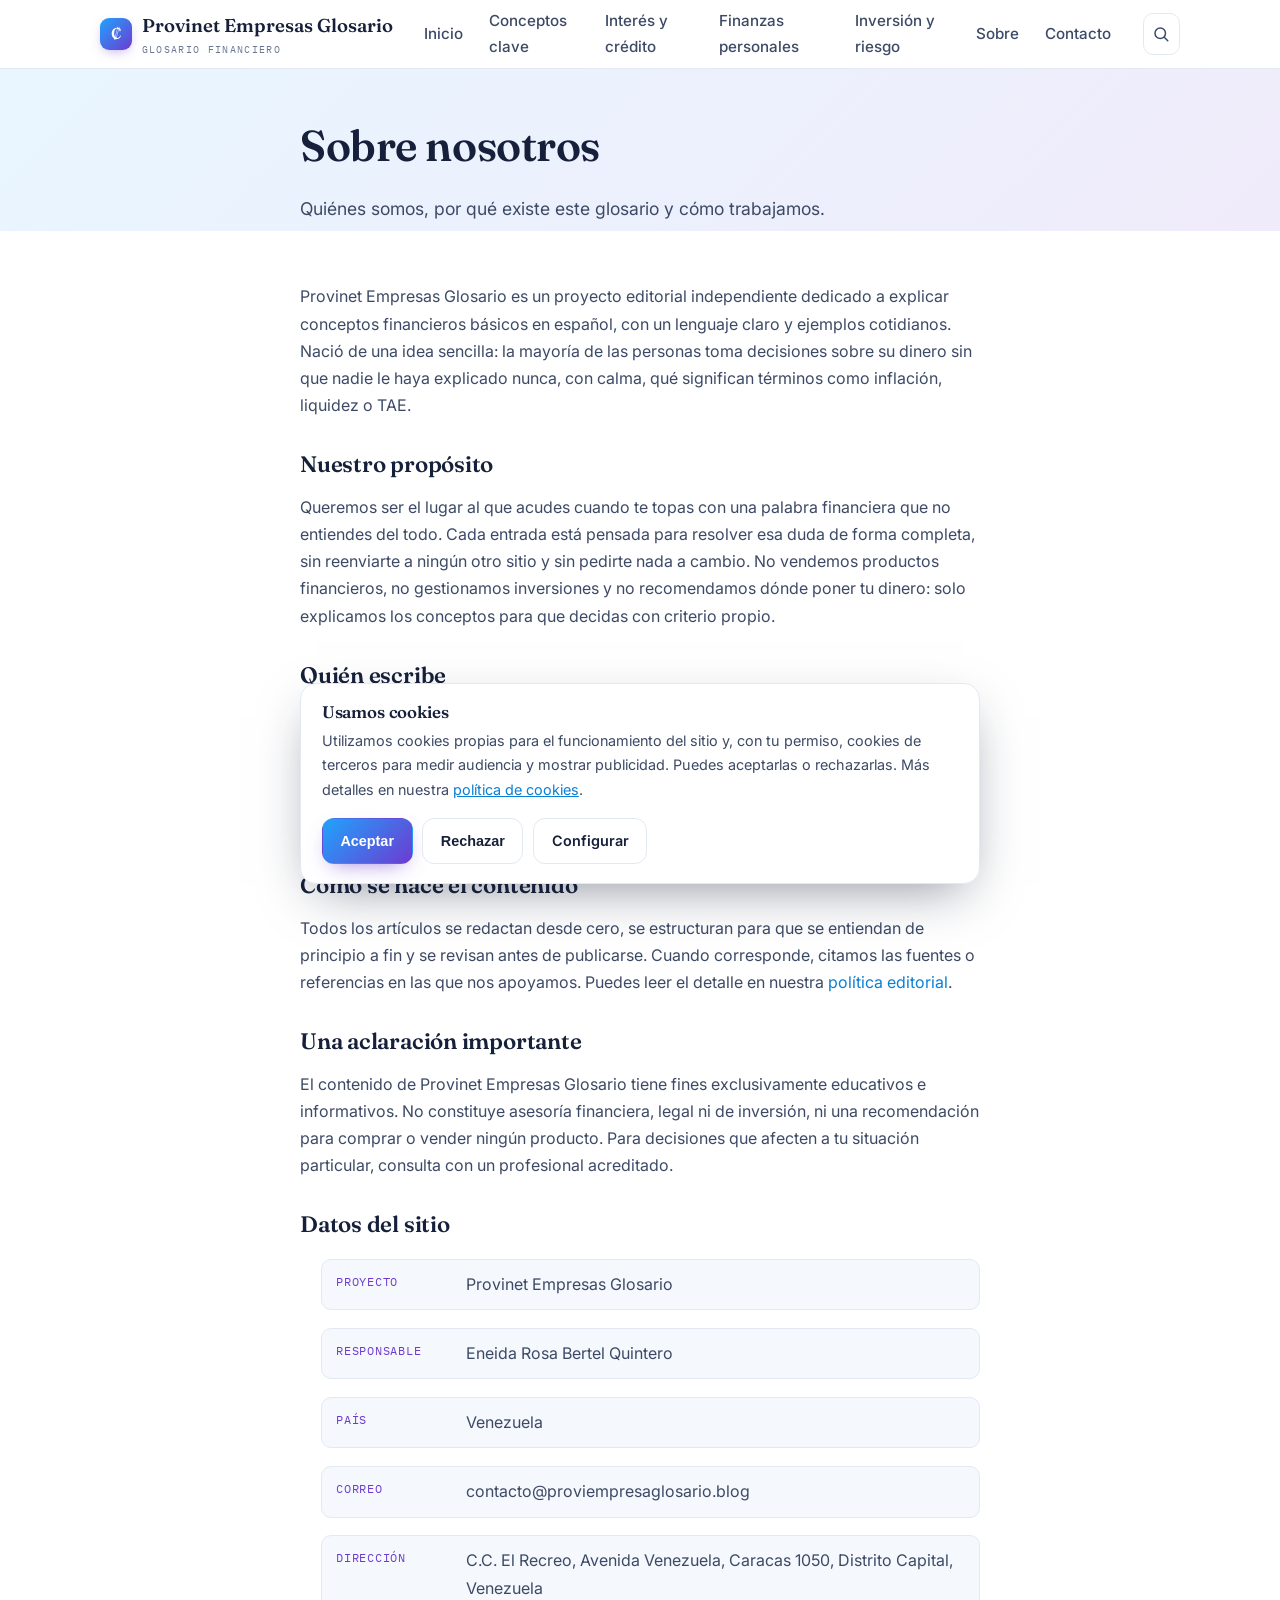
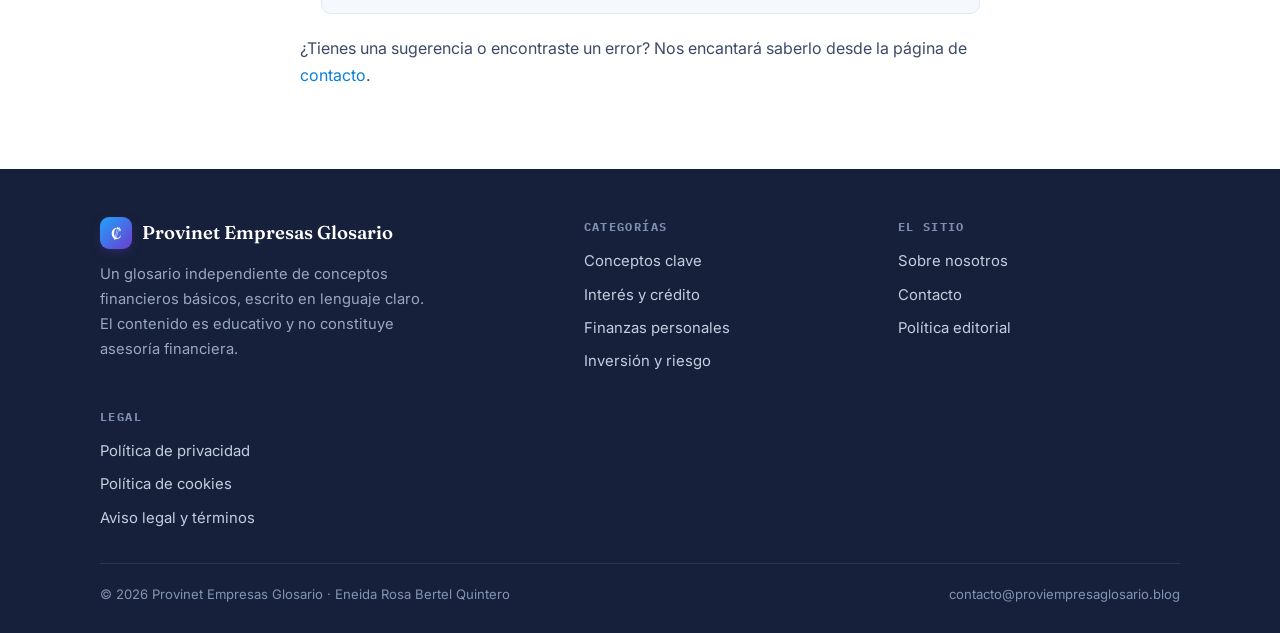
<file: sobre-nosotros.html>
<!DOCTYPE html>
<html lang="es">
<head>
<meta charset="utf-8">
<meta name="viewport" content="width=device-width, initial-scale=1">
<title>Sobre nosotros · Provinet Empresas Glosario</title>
<meta name="description" content="Quiénes somos, por qué existe este glosario y cómo trabajamos.">
<meta name="author" content="Eneida Rosa Bertel Quintero">
<link rel="canonical" href="https://proviempresaglosario.blog/sobre-nosotros.html">
<meta property="og:type" content="website">
<meta property="og:title" content="Sobre nosotros · Provinet Empresas Glosario">
<meta property="og:description" content="Quiénes somos, por qué existe este glosario y cómo trabajamos.">
<meta property="og:site_name" content="Provinet Empresas Glosario">
<meta name="theme-color" content="#1fa4fc">
<link rel="preconnect" href="https://fonts.googleapis.com">
<link rel="preconnect" href="https://fonts.gstatic.com" crossorigin>
<link href="https://fonts.googleapis.com/css2?family=Fraunces:ital,opsz,wght@0,9..144,500;0,9..144,600;1,9..144,500&family=Inter:wght@400;500;600;700&family=IBM+Plex+Mono:wght@400;500&display=swap" rel="stylesheet">
<link rel="stylesheet" href="assets/style.css">
<link rel="icon" href="data:image/svg+xml,%3Csvg xmlns='http://www.w3.org/2000/svg' viewBox='0 0 32 32'%3E%3Crect width='32' height='32' rx='8' fill='%231fa4fc'/%3E%3Ctext x='16' y='22' font-size='18' text-anchor='middle' fill='white' font-family='Georgia'%3E%E2%82%A1%3C/text%3E%3C/svg%3E">
</head>
<body>
<a class="skip-link" href="#main">Saltar al contenido</a>

<header class="site-header">
  <div class="container nav">
    <a class="brand" href="index.html">
      <span class="glyph" aria-hidden="true">₡</span>
      <span>Provinet Empresas Glosario<small>Glosario financiero</small></span>
    </a>
    <nav class="nav-links" aria-label="Principal">
      <a href="index.html">Inicio</a><a href="index.html#cat-conceptos">Conceptos clave</a><a href="index.html#cat-interes-credito">Interés y crédito</a><a href="index.html#cat-finanzas-personales">Finanzas personales</a><a href="index.html#cat-inversion">Inversión y riesgo</a><a href="sobre-nosotros.html" aria-current="page">Sobre</a><a href="contacto.html">Contacto</a>
    </nav>
    <button class="search-toggle" aria-label="Buscar" aria-expanded="false" aria-controls="search-panel" title="Buscar">
      <svg width="18" height="18" viewBox="0 0 24 24" fill="none" stroke="currentColor" stroke-width="2" stroke-linecap="round"><circle cx="11" cy="11" r="7"/><path d="m21 21-4.3-4.3"/></svg>
    </button>
    <button class="menu-toggle" aria-label="Abrir menú" aria-expanded="false" aria-controls="nav-links">
      <svg width="20" height="20" viewBox="0 0 24 24" fill="none" stroke="currentColor" stroke-width="2" stroke-linecap="round"><path d="M3 6h18M3 12h18M3 18h18"/></svg>
    </button>
  </div>
  <div class="search-panel" id="search-panel">
    <div class="container">
      <label for="search-input" class="eyebrow" style="display:block;margin-bottom:.5rem">Buscar en el glosario</label>
      <input type="search" id="search-input" placeholder="Escribe un término: inflación, liquidez, TAE…" autocomplete="off">
      <ul class="search-results" id="search-results" aria-live="polite"></ul>
    </div>
  </div>
</header>

<main id="main">
  <div class="page-head"><div class="container"><h1>Sobre nosotros</h1><p>Quiénes somos, por qué existe este glosario y cómo trabajamos.</p></div></div>
  <div class="static-body"><div class="container">

<p>Provinet Empresas Glosario es un proyecto editorial independiente dedicado a explicar conceptos financieros básicos en español, con un lenguaje claro y ejemplos cotidianos. Nació de una idea sencilla: la mayoría de las personas toma decisiones sobre su dinero sin que nadie le haya explicado nunca, con calma, qué significan términos como inflación, liquidez o TAE.</p>

<h2>Nuestro propósito</h2>
<p>Queremos ser el lugar al que acudes cuando te topas con una palabra financiera que no entiendes del todo. Cada entrada está pensada para resolver esa duda de forma completa, sin reenviarte a ningún otro sitio y sin pedirte nada a cambio. No vendemos productos financieros, no gestionamos inversiones y no recomendamos dónde poner tu dinero: solo explicamos los conceptos para que decidas con criterio propio.</p>

<h2>Quién escribe</h2>
<p>El contenido es responsabilidad de <strong>Eneida Rosa Bertel Quintero</strong>, autora y editora del sitio. Responsable editorial de Provinet Empresas Glosario. Escribe y revisa cada entrada con un objetivo simple: que cualquier persona pueda entender un término financiero sin necesidad de formación previa. Todo el contenido se redacta desde cero y se actualiza periódicamente.</p>

<h2>Cómo se hace el contenido</h2>
<p>Todos los artículos se redactan desde cero, se estructuran para que se entiendan de principio a fin y se revisan antes de publicarse. Cuando corresponde, citamos las fuentes o referencias en las que nos apoyamos. Puedes leer el detalle en nuestra <a href="politica-editorial.html">política editorial</a>.</p>

<h2>Una aclaración importante</h2>
<p>El contenido de Provinet Empresas Glosario tiene fines exclusivamente educativos e informativos. No constituye asesoría financiera, legal ni de inversión, ni una recomendación para comprar o vender ningún producto. Para decisiones que afecten a tu situación particular, consulta con un profesional acreditado.</p>

<h2>Datos del sitio</h2>
<ul class="data-list">
  <li><span class="k">Proyecto</span><span>Provinet Empresas Glosario</span></li>
  <li><span class="k">Responsable</span><span>Eneida Rosa Bertel Quintero</span></li>
  <li><span class="k">País</span><span>Venezuela</span></li>
  <li><span class="k">Correo</span><span>contacto@proviempresaglosario.blog</span></li>
  <li><span class="k">Dirección</span><span>C.C. El Recreo, Avenida Venezuela, Caracas 1050, Distrito Capital, Venezuela</span></li>
</ul>
<p>¿Tienes una sugerencia o encontraste un error? Nos encantará saberlo desde la página de <a href="contacto.html">contacto</a>.</p>

  </div></div>
</main>

<footer class="site-footer">
  <div class="container">
    <div class="footer-grid">
      <div class="footer-brand">
        <a class="brand" href="index.html"><span class="glyph" aria-hidden="true">₡</span><span>Provinet Empresas Glosario</span></a>
        <p>Un glosario independiente de conceptos financieros básicos, escrito en lenguaje claro. El contenido es educativo y no constituye asesoría financiera.</p>
      </div>
      <div class="footer-col">
        <h5>Categorías</h5>
        <ul><li><a href="index.html#cat-conceptos">Conceptos clave</a></li>
<li><a href="index.html#cat-interes-credito">Interés y crédito</a></li>
<li><a href="index.html#cat-finanzas-personales">Finanzas personales</a></li>
<li><a href="index.html#cat-inversion">Inversión y riesgo</a></li></ul>
      </div>
      <div class="footer-col">
        <h5>El sitio</h5>
        <ul><li><a href="sobre-nosotros.html">Sobre nosotros</a></li>
<li><a href="contacto.html">Contacto</a></li>
<li><a href="politica-editorial.html">Política editorial</a></li></ul>
      </div>
      <div class="footer-col">
        <h5>Legal</h5>
        <ul><li><a href="politica-privacidad.html">Política de privacidad</a></li>
<li><a href="politica-cookies.html">Política de cookies</a></li>
<li><a href="aviso-legal.html">Aviso legal y términos</a></li></ul>
      </div>
    </div>
    <div class="footer-bottom">
      <span>© <span id="year">2026</span> Provinet Empresas Glosario · Eneida Rosa Bertel Quintero</span>
      <span>contacto@proviempresaglosario.blog</span>
    </div>
  </div>
</footer>
<div class="cookie-banner" id="cookie-banner" role="dialog" aria-live="polite" aria-label="Aviso de cookies">
  <h4>Usamos cookies</h4>
  <p>Utilizamos cookies propias para el funcionamiento del sitio y, con tu permiso, cookies de terceros para medir audiencia y mostrar publicidad. Puedes aceptarlas o rechazarlas. Más detalles en nuestra <a href="politica-cookies.html">política de cookies</a>.</p>
  <div class="cookie-actions">
    <button class="btn btn-primary" id="cookie-accept" type="button">Aceptar</button>
    <button class="btn btn-line" id="cookie-reject" type="button">Rechazar</button>
    <a class="btn btn-line" href="politica-cookies.html">Configurar</a>
  </div>
</div>
<script src="assets/search-index.js"></script>
<script src="assets/main.js"></script>
</body>
</html>
</file>
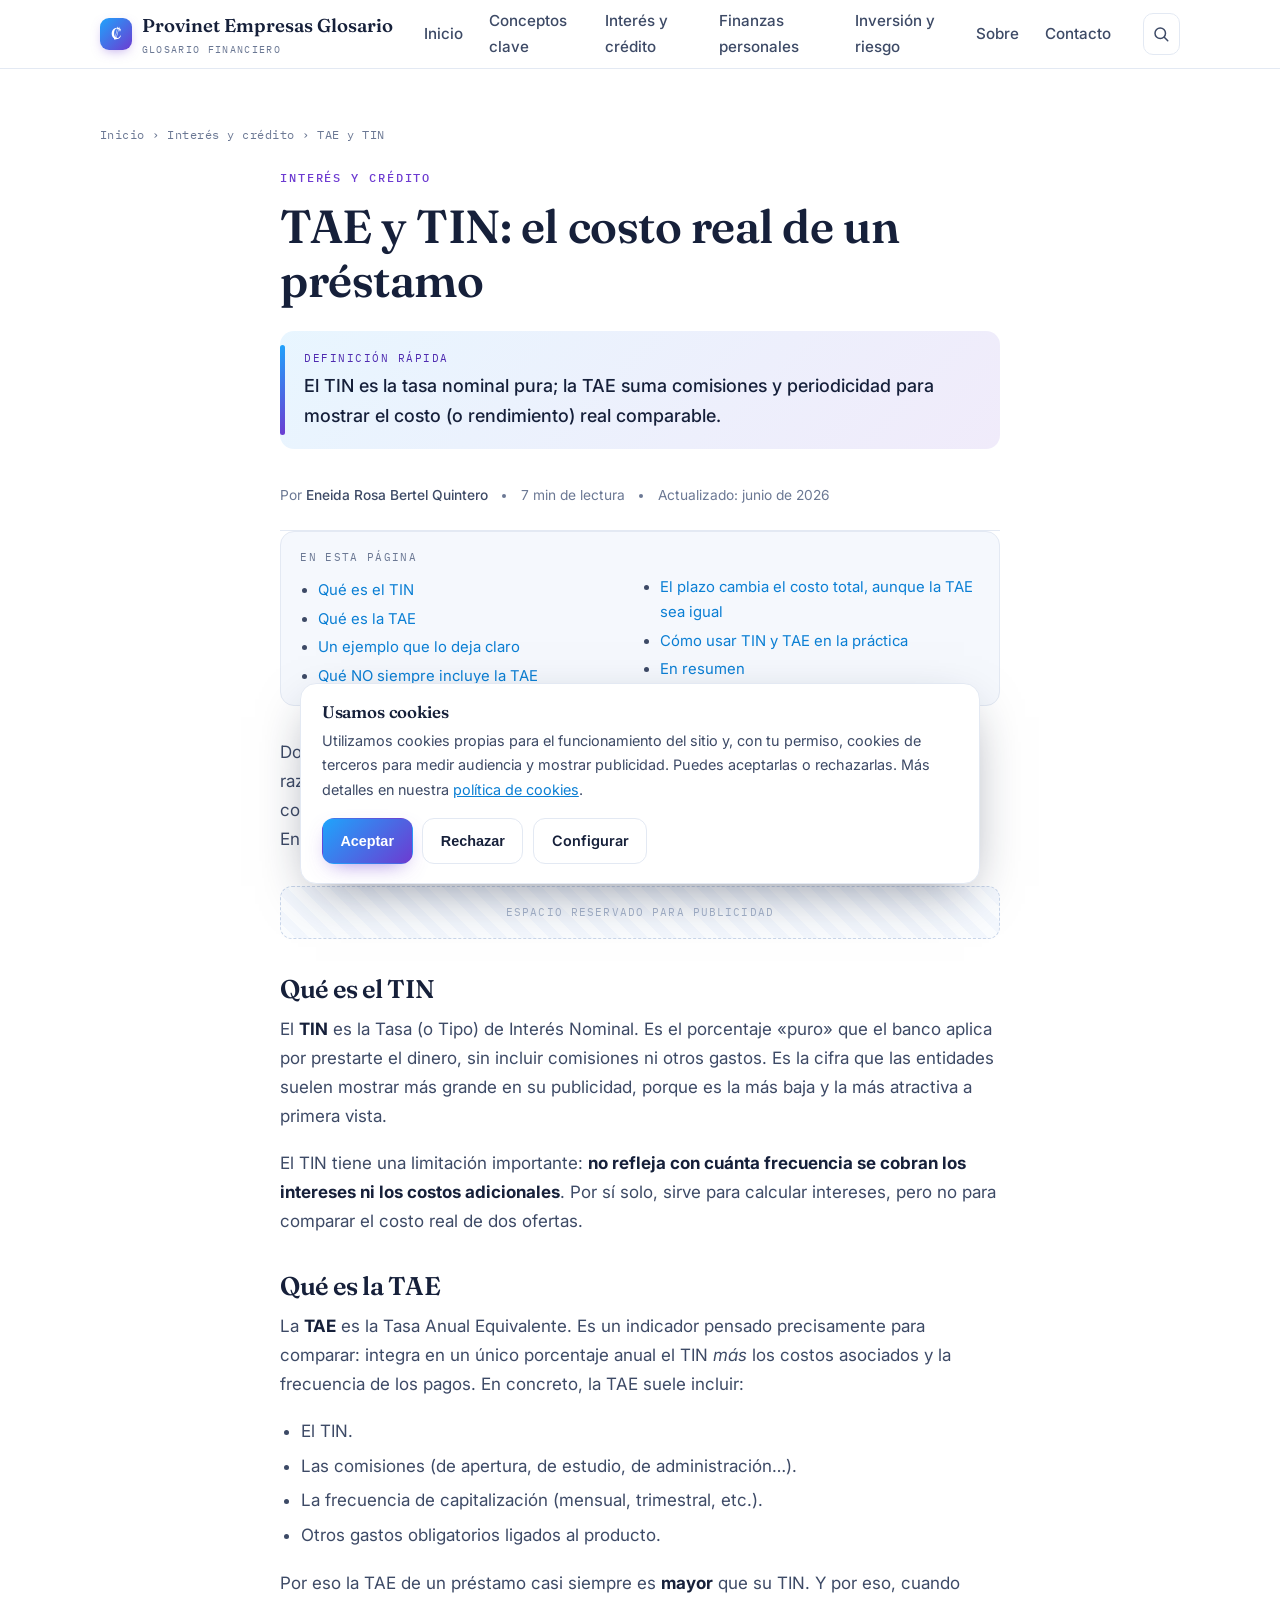
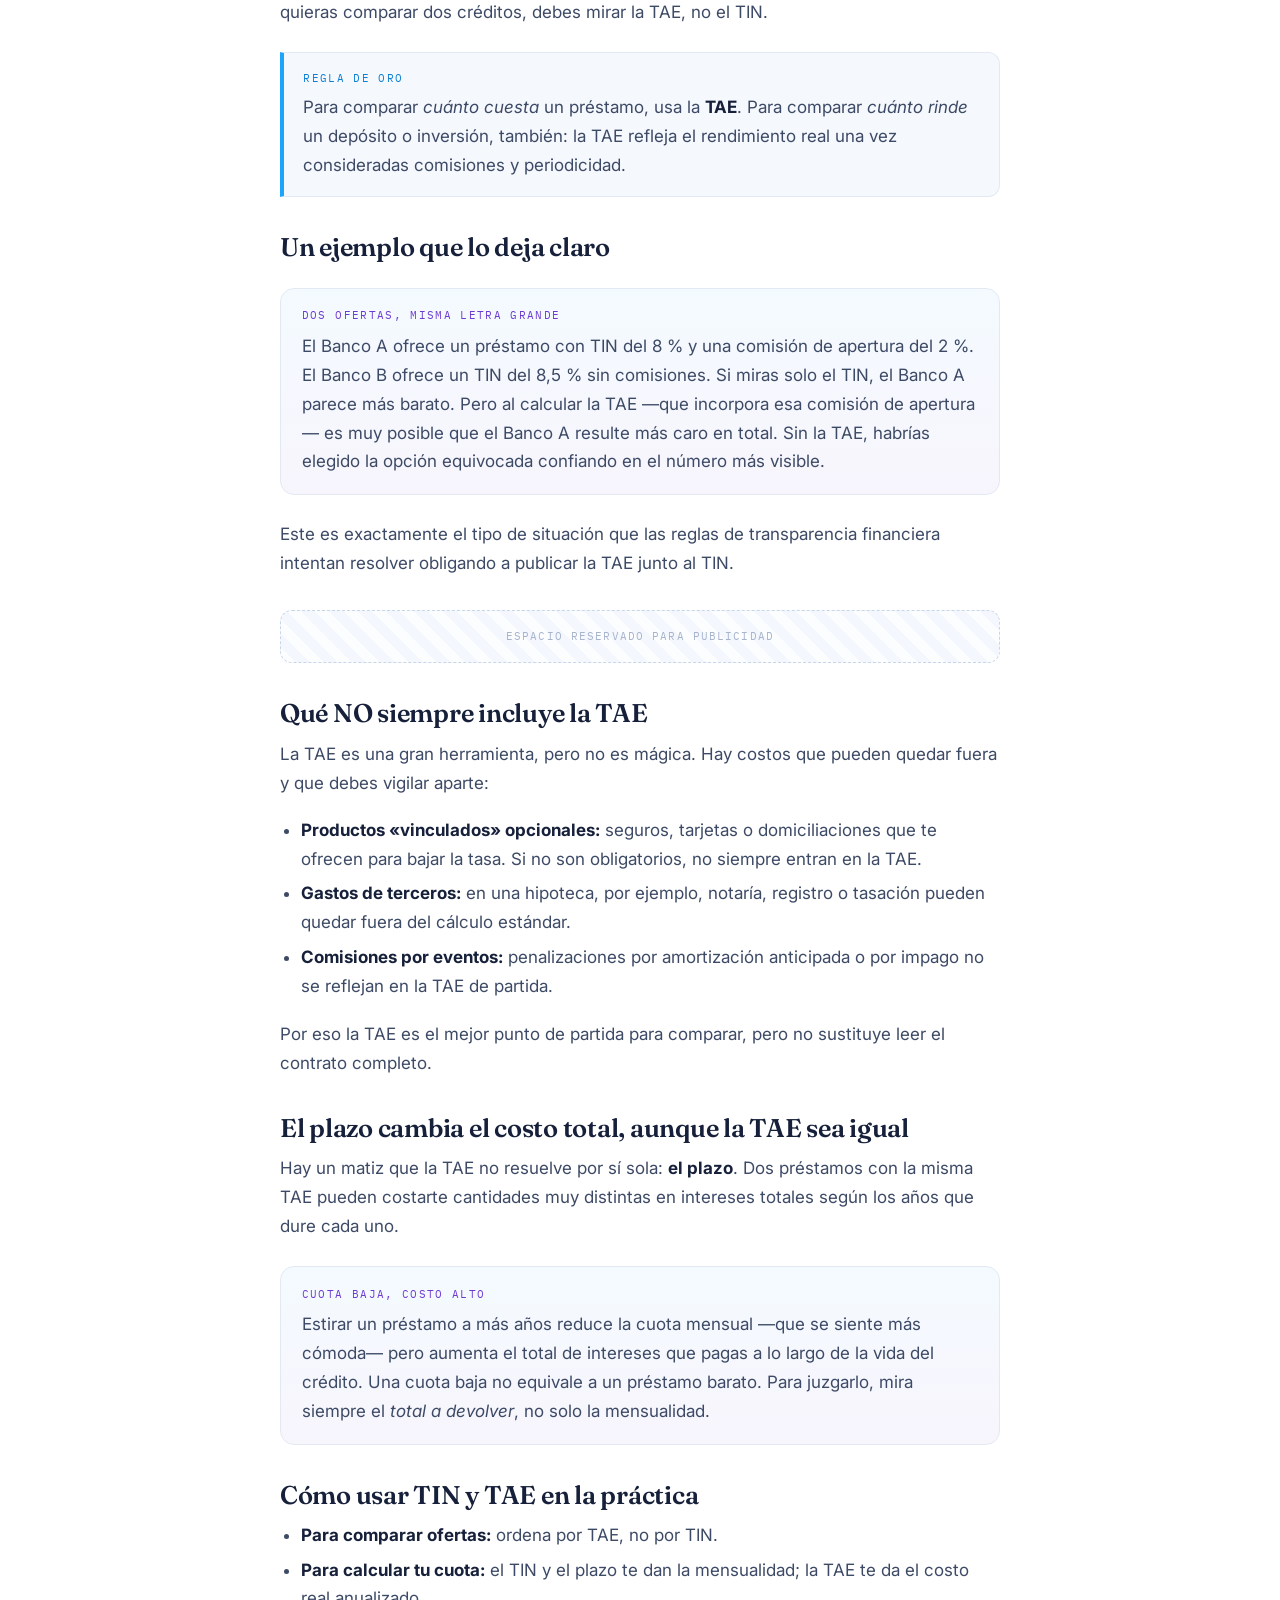
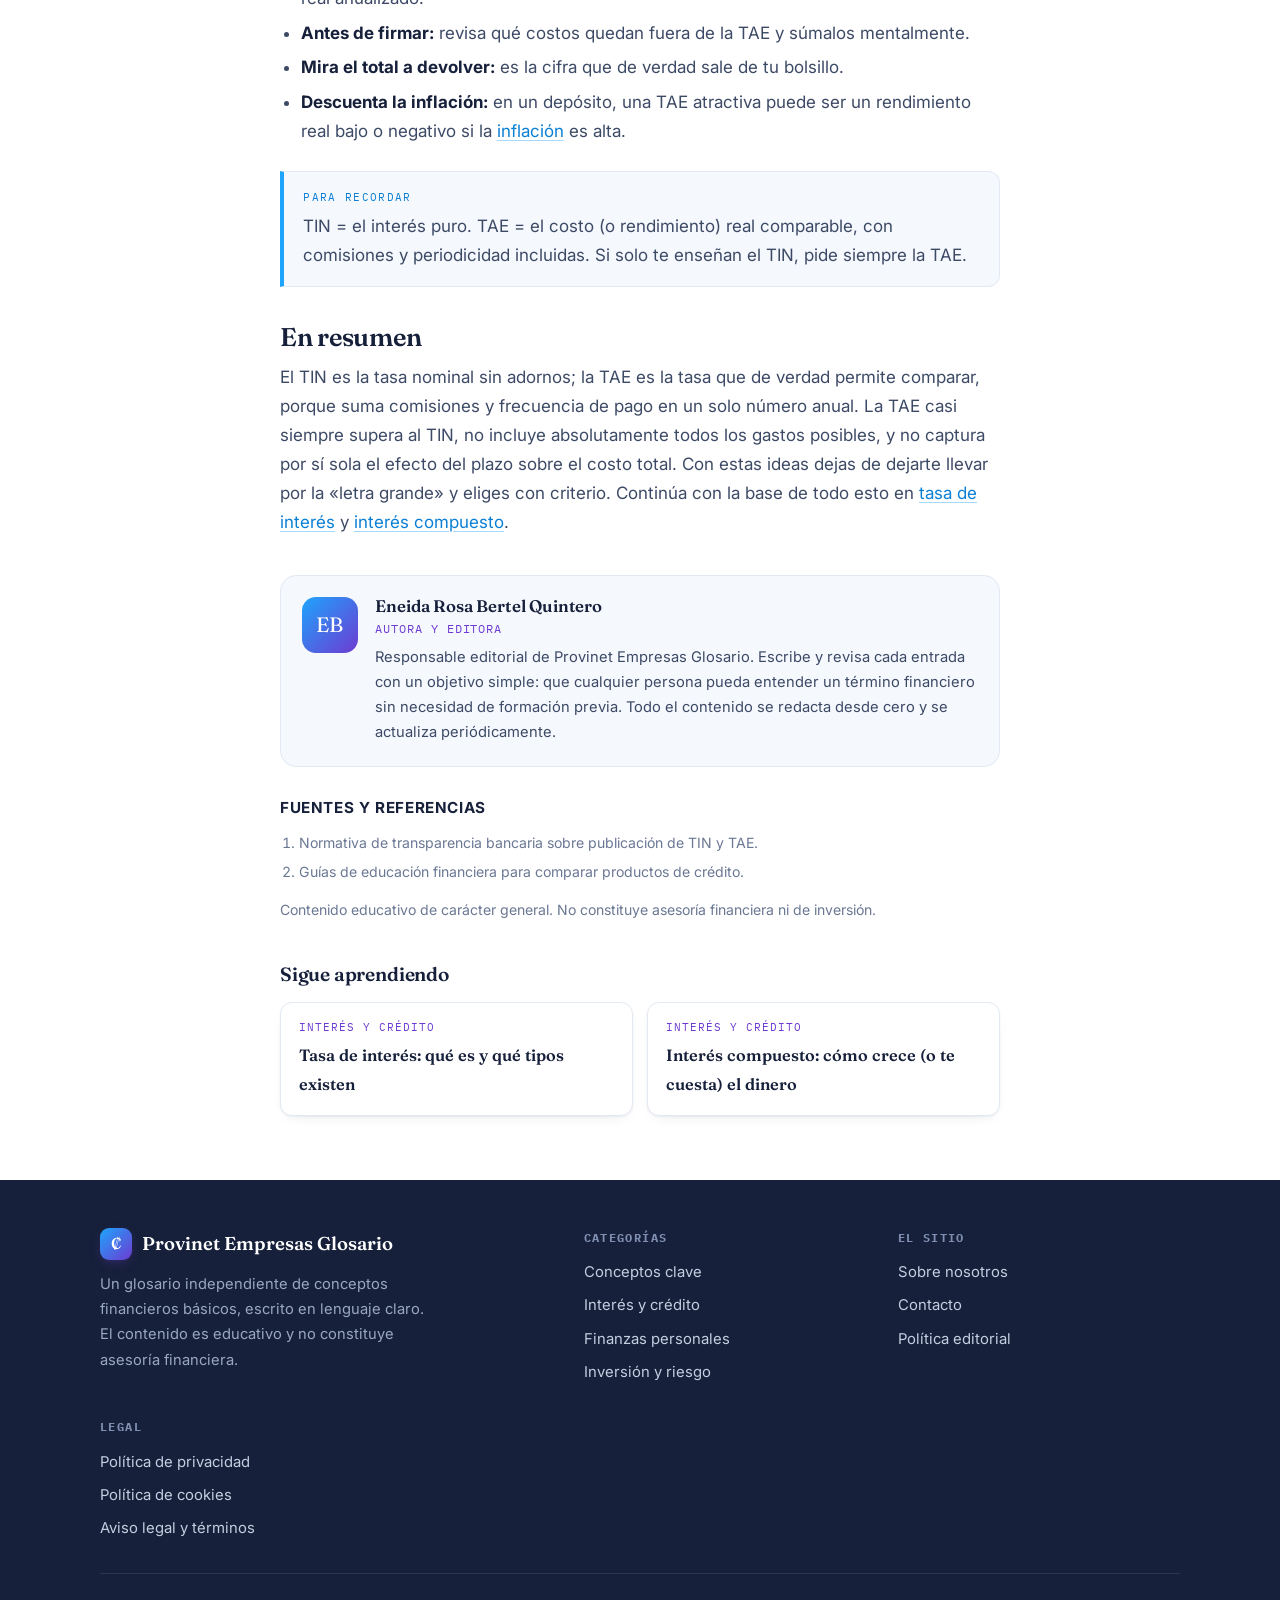
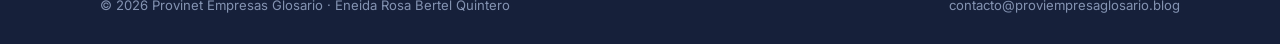
<file: tae-tin.html>
<!DOCTYPE html>
<html lang="es">
<head>
<meta charset="utf-8">
<meta name="viewport" content="width=device-width, initial-scale=1">
<title>TAE y TIN: el costo real de un préstamo · Provinet Empresas Glosario</title>
<meta name="description" content="Diferencia entre TIN y TAE, por qué la TAE siempre es mayor, qué costos puede dejar fuera y cómo comparar préstamos de forma justa.">
<meta name="author" content="Eneida Rosa Bertel Quintero">
<link rel="canonical" href="https://proviempresaglosario.blog/tae-tin.html">
<meta property="og:type" content="website">
<meta property="og:title" content="TAE y TIN: el costo real de un préstamo · Provinet Empresas Glosario">
<meta property="og:description" content="Diferencia entre TIN y TAE, por qué la TAE siempre es mayor, qué costos puede dejar fuera y cómo comparar préstamos de forma justa.">
<meta property="og:site_name" content="Provinet Empresas Glosario">
<meta name="theme-color" content="#1fa4fc">
<link rel="preconnect" href="https://fonts.googleapis.com">
<link rel="preconnect" href="https://fonts.gstatic.com" crossorigin>
<link href="https://fonts.googleapis.com/css2?family=Fraunces:ital,opsz,wght@0,9..144,500;0,9..144,600;1,9..144,500&family=Inter:wght@400;500;600;700&family=IBM+Plex+Mono:wght@400;500&display=swap" rel="stylesheet">
<link rel="stylesheet" href="assets/style.css">
<link rel="icon" href="data:image/svg+xml,%3Csvg xmlns='http://www.w3.org/2000/svg' viewBox='0 0 32 32'%3E%3Crect width='32' height='32' rx='8' fill='%231fa4fc'/%3E%3Ctext x='16' y='22' font-size='18' text-anchor='middle' fill='white' font-family='Georgia'%3E%E2%82%A1%3C/text%3E%3C/svg%3E">
</head>
<body>
<a class="skip-link" href="#main">Saltar al contenido</a>

<header class="site-header">
  <div class="container nav">
    <a class="brand" href="index.html">
      <span class="glyph" aria-hidden="true">₡</span>
      <span>Provinet Empresas Glosario<small>Glosario financiero</small></span>
    </a>
    <nav class="nav-links" aria-label="Principal">
      <a href="index.html">Inicio</a><a href="index.html#cat-conceptos">Conceptos clave</a><a href="index.html#cat-interes-credito" aria-current="page">Interés y crédito</a><a href="index.html#cat-finanzas-personales">Finanzas personales</a><a href="index.html#cat-inversion">Inversión y riesgo</a><a href="sobre-nosotros.html">Sobre</a><a href="contacto.html">Contacto</a>
    </nav>
    <button class="search-toggle" aria-label="Buscar" aria-expanded="false" aria-controls="search-panel" title="Buscar">
      <svg width="18" height="18" viewBox="0 0 24 24" fill="none" stroke="currentColor" stroke-width="2" stroke-linecap="round"><circle cx="11" cy="11" r="7"/><path d="m21 21-4.3-4.3"/></svg>
    </button>
    <button class="menu-toggle" aria-label="Abrir menú" aria-expanded="false" aria-controls="nav-links">
      <svg width="20" height="20" viewBox="0 0 24 24" fill="none" stroke="currentColor" stroke-width="2" stroke-linecap="round"><path d="M3 6h18M3 12h18M3 18h18"/></svg>
    </button>
  </div>
  <div class="search-panel" id="search-panel">
    <div class="container">
      <label for="search-input" class="eyebrow" style="display:block;margin-bottom:.5rem">Buscar en el glosario</label>
      <input type="search" id="search-input" placeholder="Escribe un término: inflación, liquidez, TAE…" autocomplete="off">
      <ul class="search-results" id="search-results" aria-live="polite"></ul>
    </div>
  </div>
</header>

<main id="main" class="article-wrap">
  <div class="container">
    <p class="breadcrumb"><a href="index.html">Inicio</a> › <a href="index.html#cat-interes-credito">Interés y crédito</a> › TAE y TIN</p>
    <article>
      <header class="entry">
        <span class="eyebrow">Interés y crédito</span>
        <h1>TAE y TIN: el costo real de un préstamo</h1>
        <div class="quickdef">
          <span class="label">Definición rápida</span>
          <p>El TIN es la tasa nominal pura; la TAE suma comisiones y periodicidad para mostrar el costo (o rendimiento) real comparable.</p>
        </div>
      </header>
      <div class="article-meta">
        <span>Por <a href="sobre-nosotros.html">Eneida Rosa Bertel Quintero</a></span>
        <span class="dot"></span><span>7 min de lectura</span>
        <span class="dot"></span><span>Actualizado: junio de 2026</span>
      </div>
      
<nav class="toc" aria-label="Contenido del artículo">
  <span class="label">En esta página</span>
  <ul><li><a href="#tin">Qué es el TIN</a></li>
<li><a href="#tae">Qué es la TAE</a></li>
<li><a href="#ejemplo">Un ejemplo que lo deja claro</a></li>
<li><a href="#que-no-incluye">Qué NO siempre incluye la TAE</a></li>
<li><a href="#plazo">El plazo cambia el costo total, aunque la TAE sea igual</a></li>
<li><a href="#como-usar">Cómo usar TIN y TAE en la práctica</a></li>
<li><a href="#conclusion">En resumen</a></li></ul>
</nav>
      <div class="prose">
        <p>Dos préstamos pueden anunciar la «misma» tasa y costar cantidades muy distintas. La razón es que la tasa que ves en grande casi nunca incluye todo lo que vas a pagar. Para comparar de forma honesta existen dos siglas que conviene dominar: <strong>TIN</strong> y <strong>TAE</strong>. Entender la diferencia es, literalmente, dinero.</p>


<!-- HUECO ANUNCIO ADSENSE (insertar más tarde) -->
<div class="ad-slot" aria-hidden="true">Espacio reservado para publicidad</div>
<h2 id="tin">Qué es el TIN</h2>
<p>El <strong>TIN</strong> es la Tasa (o Tipo) de Interés Nominal. Es el porcentaje «puro» que el banco aplica por prestarte el dinero, sin incluir comisiones ni otros gastos. Es la cifra que las entidades suelen mostrar más grande en su publicidad, porque es la más baja y la más atractiva a primera vista.</p>
<p>El TIN tiene una limitación importante: <strong>no refleja con cuánta frecuencia se cobran los intereses ni los costos adicionales</strong>. Por sí solo, sirve para calcular intereses, pero no para comparar el costo real de dos ofertas.</p>

<h2 id="tae">Qué es la TAE</h2>
<p>La <strong>TAE</strong> es la Tasa Anual Equivalente. Es un indicador pensado precisamente para comparar: integra en un único porcentaje anual el TIN <em>más</em> los costos asociados y la frecuencia de los pagos. En concreto, la TAE suele incluir:</p>
<ul>
  <li>El TIN.</li>
  <li>Las comisiones (de apertura, de estudio, de administración…).</li>
  <li>La frecuencia de capitalización (mensual, trimestral, etc.).</li>
  <li>Otros gastos obligatorios ligados al producto.</li>
</ul>
<p>Por eso la TAE de un préstamo casi siempre es <strong>mayor</strong> que su TIN. Y por eso, cuando quieras comparar dos créditos, debes mirar la TAE, no el TIN.</p>

<div class="callout">
  <span class="label">Regla de oro</span>
  <p>Para comparar <em>cuánto cuesta</em> un préstamo, usa la <strong>TAE</strong>. Para comparar <em>cuánto rinde</em> un depósito o inversión, también: la TAE refleja el rendimiento real una vez consideradas comisiones y periodicidad.</p>
</div>

<h2 id="ejemplo">Un ejemplo que lo deja claro</h2>
<div class="example">
  <span class="label">Dos ofertas, misma letra grande</span>
  <p>El Banco A ofrece un préstamo con TIN del 8 % y una comisión de apertura del 2 %. El Banco B ofrece un TIN del 8,5 % sin comisiones. Si miras solo el TIN, el Banco A parece más barato. Pero al calcular la TAE —que incorpora esa comisión de apertura— es muy posible que el Banco A resulte más caro en total. Sin la TAE, habrías elegido la opción equivocada confiando en el número más visible.</p>
</div>
<p>Este es exactamente el tipo de situación que las reglas de transparencia financiera intentan resolver obligando a publicar la TAE junto al TIN.</p>


<!-- HUECO ANUNCIO ADSENSE (insertar más tarde) -->
<div class="ad-slot" aria-hidden="true">Espacio reservado para publicidad</div>
<h2 id="que-no-incluye">Qué NO siempre incluye la TAE</h2>
<p>La TAE es una gran herramienta, pero no es mágica. Hay costos que pueden quedar fuera y que debes vigilar aparte:</p>
<ul>
  <li><strong>Productos «vinculados» opcionales:</strong> seguros, tarjetas o domiciliaciones que te ofrecen para bajar la tasa. Si no son obligatorios, no siempre entran en la TAE.</li>
  <li><strong>Gastos de terceros:</strong> en una hipoteca, por ejemplo, notaría, registro o tasación pueden quedar fuera del cálculo estándar.</li>
  <li><strong>Comisiones por eventos:</strong> penalizaciones por amortización anticipada o por impago no se reflejan en la TAE de partida.</li>
</ul>
<p>Por eso la TAE es el mejor punto de partida para comparar, pero no sustituye leer el contrato completo.</p>

<h2 id="plazo">El plazo cambia el costo total, aunque la TAE sea igual</h2>
<p>Hay un matiz que la TAE no resuelve por sí sola: <strong>el plazo</strong>. Dos préstamos con la misma TAE pueden costarte cantidades muy distintas en intereses totales según los años que dure cada uno.</p>
<div class="example">
  <span class="label">Cuota baja, costo alto</span>
  <p>Estirar un préstamo a más años reduce la cuota mensual —que se siente más cómoda— pero aumenta el total de intereses que pagas a lo largo de la vida del crédito. Una cuota baja no equivale a un préstamo barato. Para juzgarlo, mira siempre el <em>total a devolver</em>, no solo la mensualidad.</p>
</div>

<h2 id="como-usar">Cómo usar TIN y TAE en la práctica</h2>
<ul>
  <li><strong>Para comparar ofertas:</strong> ordena por TAE, no por TIN.</li>
  <li><strong>Para calcular tu cuota:</strong> el TIN y el plazo te dan la mensualidad; la TAE te da el costo real anualizado.</li>
  <li><strong>Antes de firmar:</strong> revisa qué costos quedan fuera de la TAE y súmalos mentalmente.</li>
  <li><strong>Mira el total a devolver:</strong> es la cifra que de verdad sale de tu bolsillo.</li>
  <li><strong>Descuenta la inflación:</strong> en un depósito, una TAE atractiva puede ser un rendimiento real bajo o negativo si la <a href="inflacion.html">inflación</a> es alta.</li>
</ul>

<div class="callout">
  <span class="label">Para recordar</span>
  <p>TIN = el interés puro. TAE = el costo (o rendimiento) real comparable, con comisiones y periodicidad incluidas. Si solo te enseñan el TIN, pide siempre la TAE.</p>
</div>

<h2 id="conclusion">En resumen</h2>
<p>El TIN es la tasa nominal sin adornos; la TAE es la tasa que de verdad permite comparar, porque suma comisiones y frecuencia de pago en un solo número anual. La TAE casi siempre supera al TIN, no incluye absolutamente todos los gastos posibles, y no captura por sí sola el efecto del plazo sobre el costo total. Con estas ideas dejas de dejarte llevar por la «letra grande» y eliges con criterio. Continúa con la base de todo esto en <a href="tasa-de-interes.html">tasa de interés</a> y <a href="interes-compuesto.html">interés compuesto</a>.</p>
      </div>
      <div class="author-box">
        <div class="avatar" aria-hidden="true">EB</div>
        <div>
          <h4>Eneida Rosa Bertel Quintero</h4>
          <div class="role">Autora y editora</div>
          <p>Responsable editorial de Provinet Empresas Glosario. Escribe y revisa cada entrada con un objetivo simple: que cualquier persona pueda entender un término financiero sin necesidad de formación previa. Todo el contenido se redacta desde cero y se actualiza periódicamente.</p>
        </div>
      </div>
      <div class="sources">
        <h4>Fuentes y referencias</h4>
        <ol><li>Normativa de transparencia bancaria sobre publicación de TIN y TAE.</li>
<li>Guías de educación financiera para comparar productos de crédito.</li></ol>
        <p style="color:var(--muted);margin-top:.6rem">Contenido educativo de carácter general. No constituye asesoría financiera ni de inversión.</p>
      </div>
      <div class="related">
        <h3>Sigue aprendiendo</h3>
        <div class="related-grid"><a href="tasa-de-interes.html"><span class="sr-cat">Interés y crédito</span><strong>Tasa de interés: qué es y qué tipos existen</strong></a><a href="interes-compuesto.html"><span class="sr-cat">Interés y crédito</span><strong>Interés compuesto: cómo crece (o te cuesta) el dinero</strong></a></div>
      </div>
    </article>
  </div>
</main>

<footer class="site-footer">
  <div class="container">
    <div class="footer-grid">
      <div class="footer-brand">
        <a class="brand" href="index.html"><span class="glyph" aria-hidden="true">₡</span><span>Provinet Empresas Glosario</span></a>
        <p>Un glosario independiente de conceptos financieros básicos, escrito en lenguaje claro. El contenido es educativo y no constituye asesoría financiera.</p>
      </div>
      <div class="footer-col">
        <h5>Categorías</h5>
        <ul><li><a href="index.html#cat-conceptos">Conceptos clave</a></li>
<li><a href="index.html#cat-interes-credito">Interés y crédito</a></li>
<li><a href="index.html#cat-finanzas-personales">Finanzas personales</a></li>
<li><a href="index.html#cat-inversion">Inversión y riesgo</a></li></ul>
      </div>
      <div class="footer-col">
        <h5>El sitio</h5>
        <ul><li><a href="sobre-nosotros.html">Sobre nosotros</a></li>
<li><a href="contacto.html">Contacto</a></li>
<li><a href="politica-editorial.html">Política editorial</a></li></ul>
      </div>
      <div class="footer-col">
        <h5>Legal</h5>
        <ul><li><a href="politica-privacidad.html">Política de privacidad</a></li>
<li><a href="politica-cookies.html">Política de cookies</a></li>
<li><a href="aviso-legal.html">Aviso legal y términos</a></li></ul>
      </div>
    </div>
    <div class="footer-bottom">
      <span>© <span id="year">2026</span> Provinet Empresas Glosario · Eneida Rosa Bertel Quintero</span>
      <span>contacto@proviempresaglosario.blog</span>
    </div>
  </div>
</footer>
<div class="cookie-banner" id="cookie-banner" role="dialog" aria-live="polite" aria-label="Aviso de cookies">
  <h4>Usamos cookies</h4>
  <p>Utilizamos cookies propias para el funcionamiento del sitio y, con tu permiso, cookies de terceros para medir audiencia y mostrar publicidad. Puedes aceptarlas o rechazarlas. Más detalles en nuestra <a href="politica-cookies.html">política de cookies</a>.</p>
  <div class="cookie-actions">
    <button class="btn btn-primary" id="cookie-accept" type="button">Aceptar</button>
    <button class="btn btn-line" id="cookie-reject" type="button">Rechazar</button>
    <a class="btn btn-line" href="politica-cookies.html">Configurar</a>
  </div>
</div>
<script src="assets/search-index.js"></script>
<script src="assets/main.js"></script>
</body>
</html>
</file>
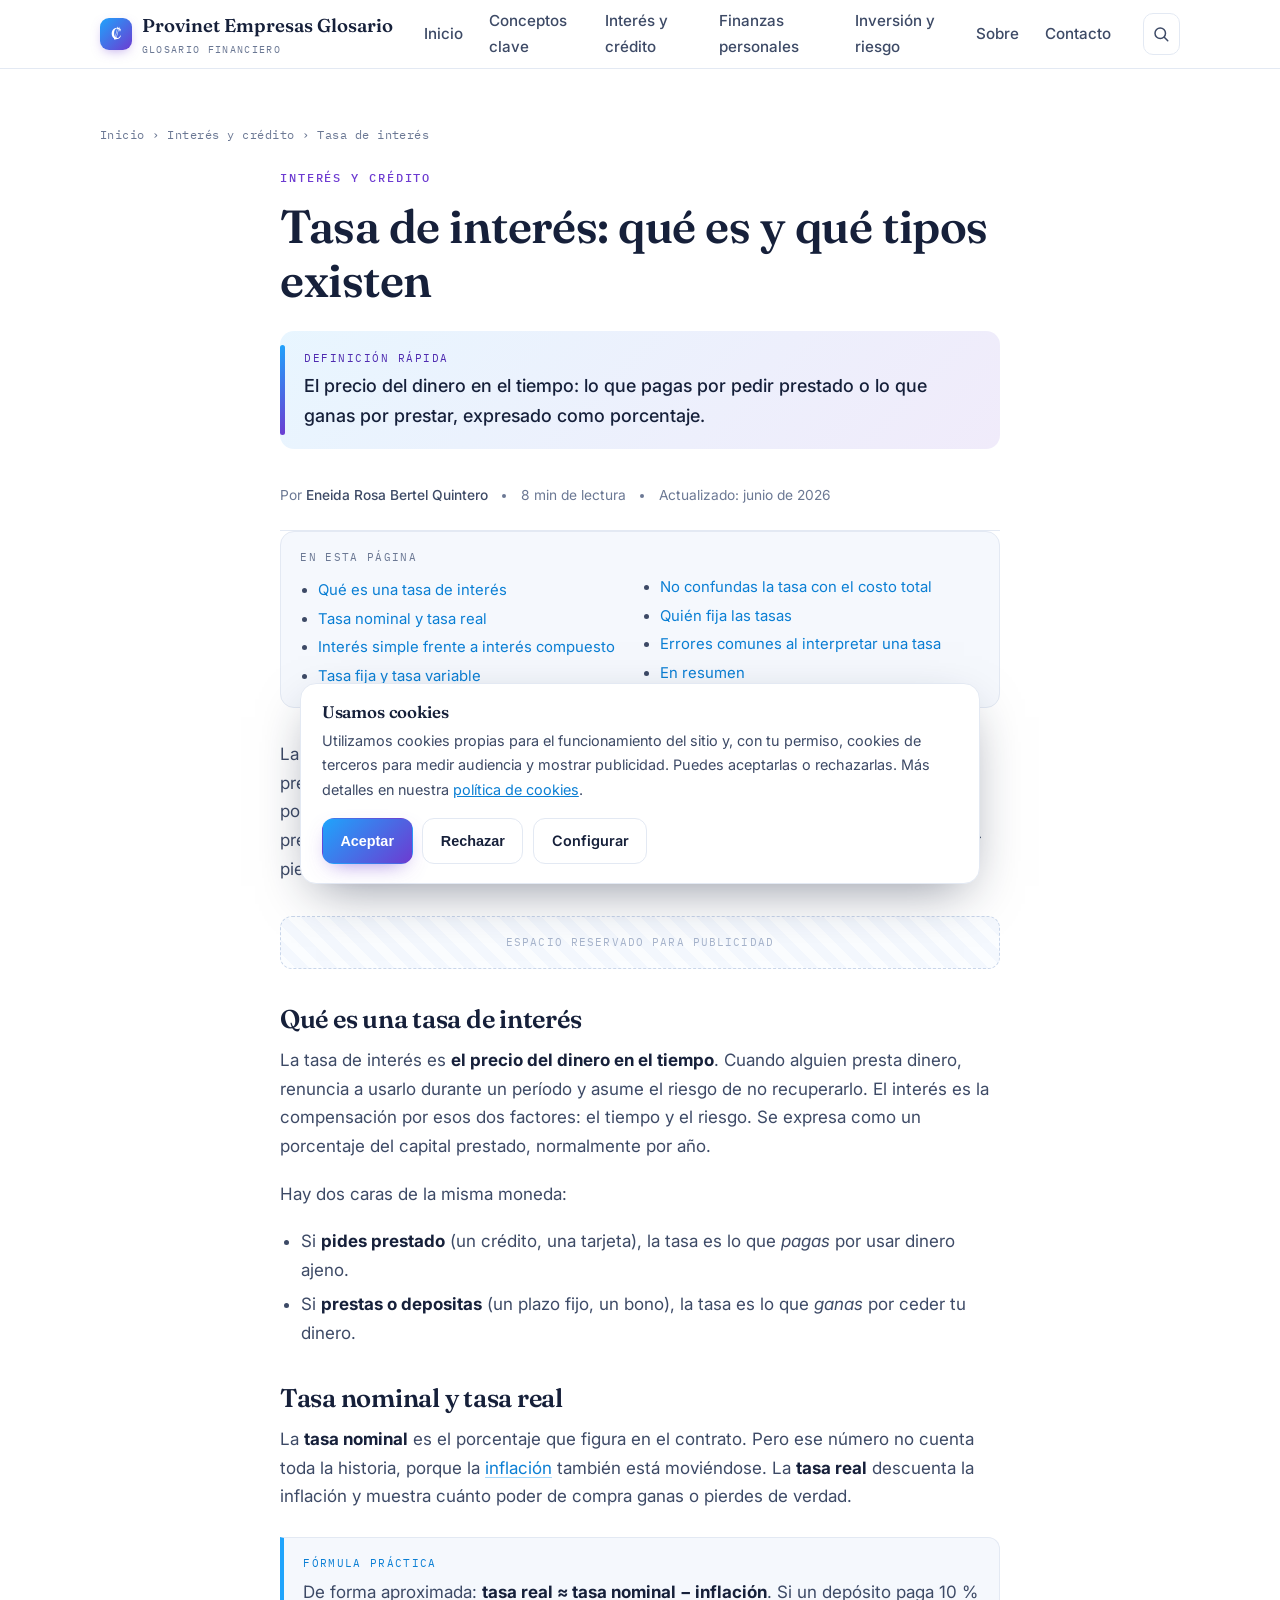
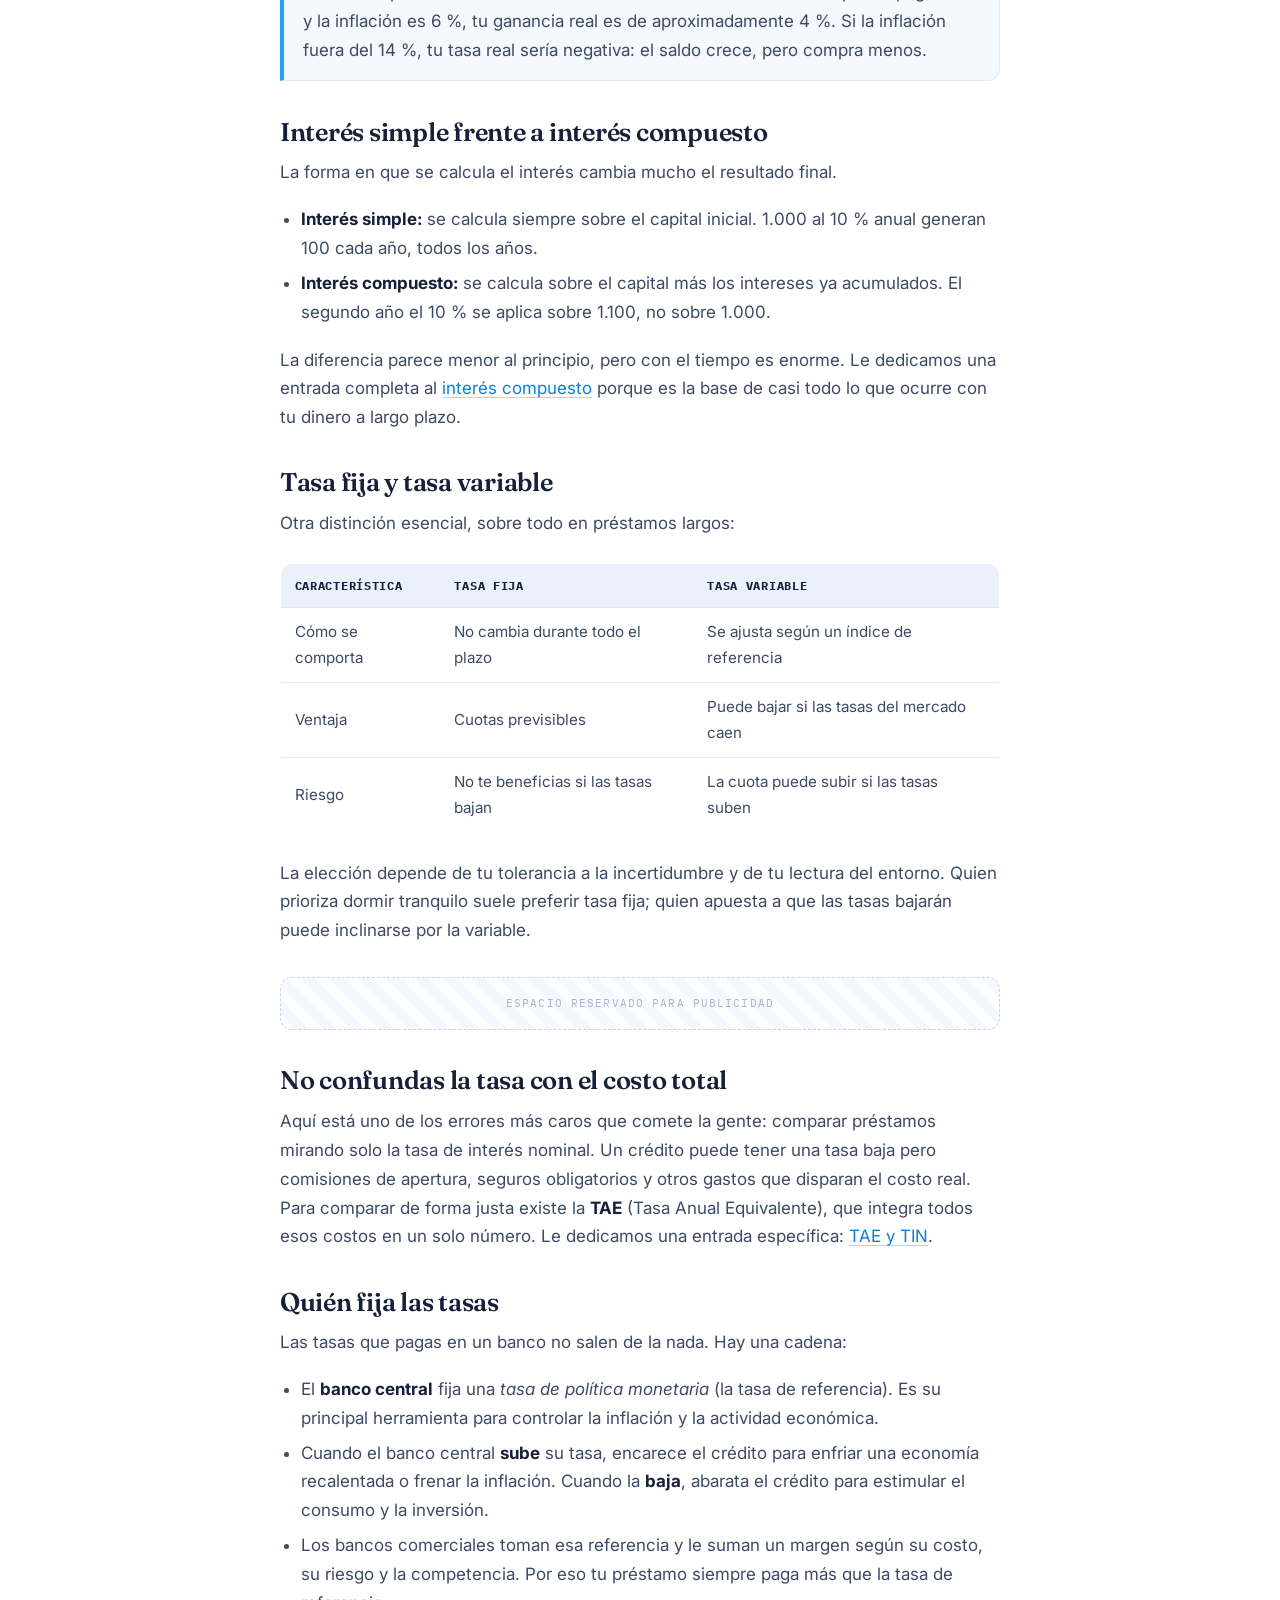
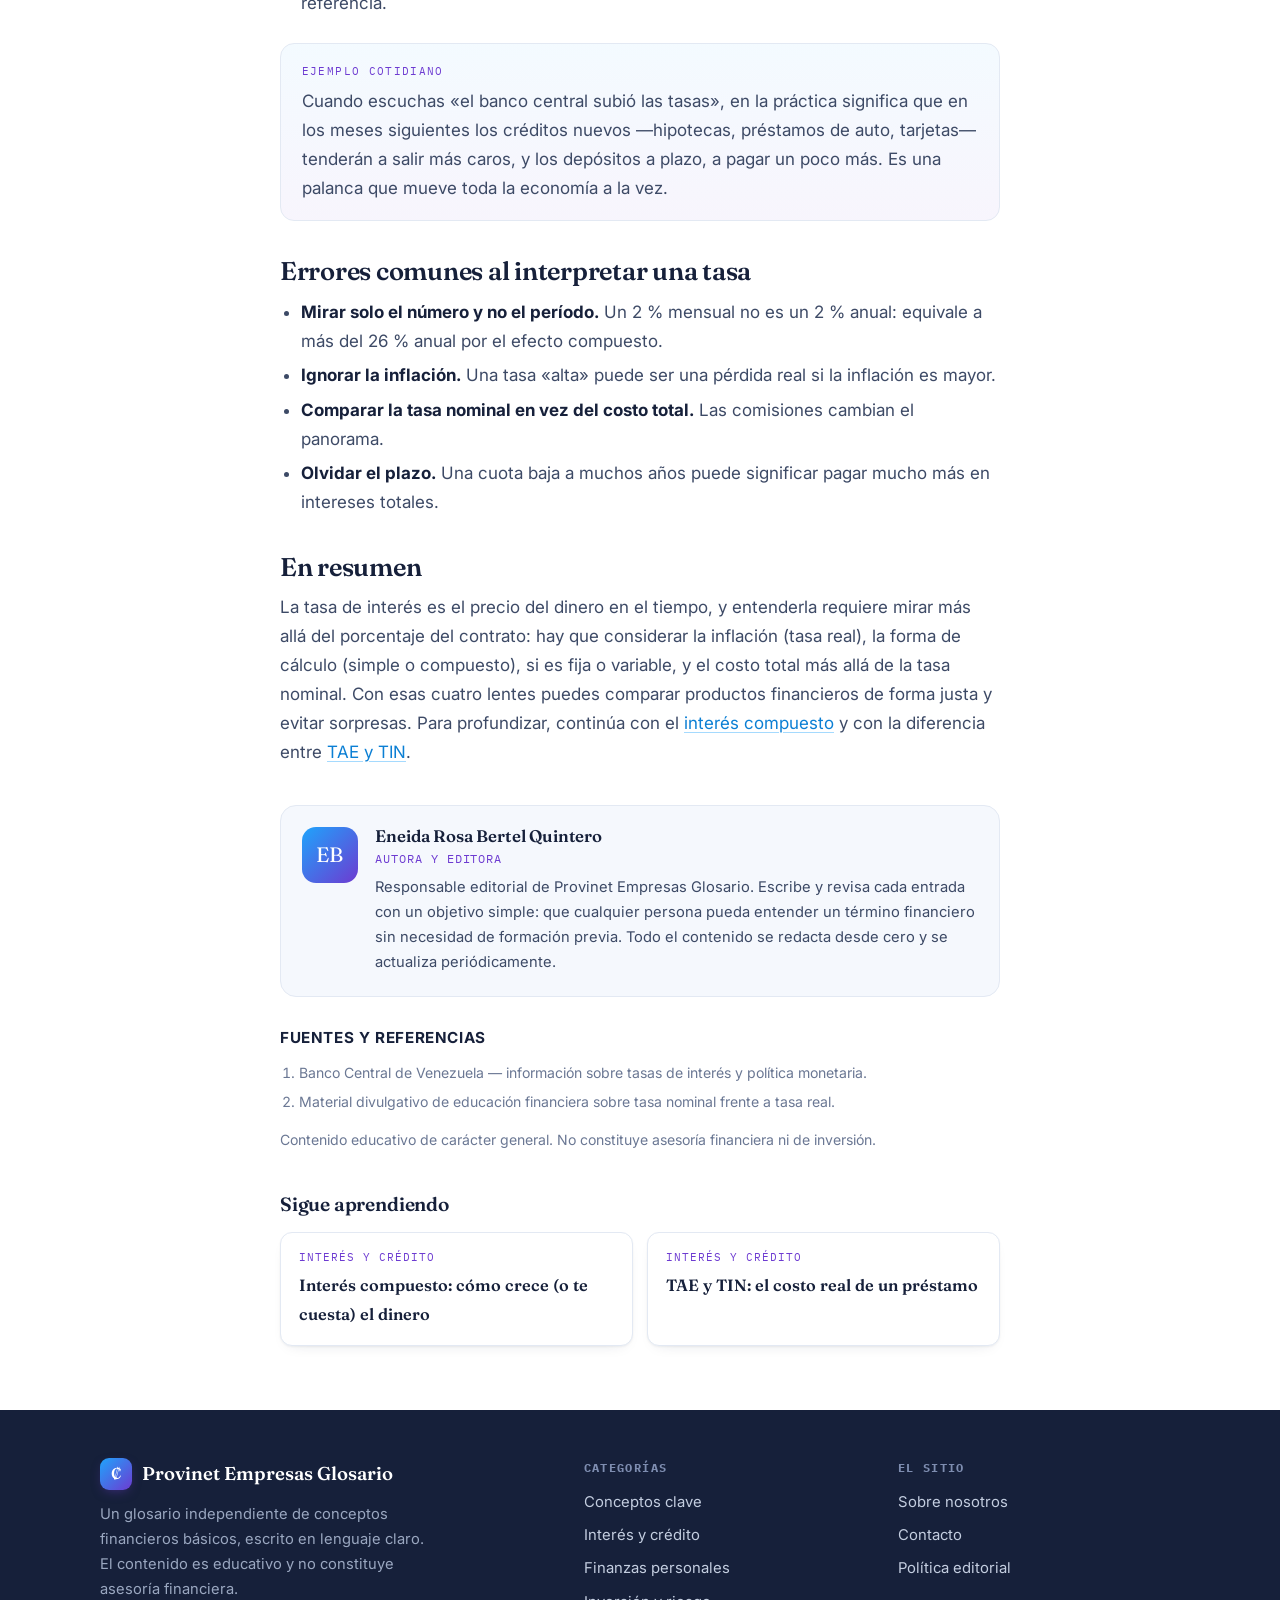
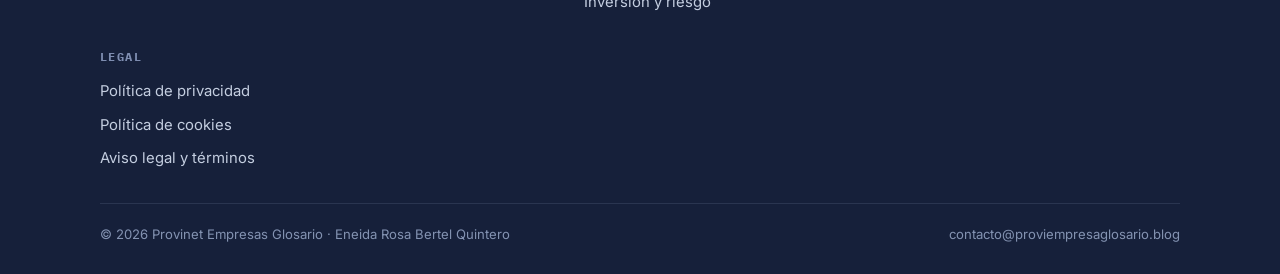
<file: tasa-de-interes.html>
<!DOCTYPE html>
<html lang="es">
<head>
<meta charset="utf-8">
<meta name="viewport" content="width=device-width, initial-scale=1">
<title>Tasa de interés: qué es y qué tipos existen · Provinet Empresas Glosario</title>
<meta name="description" content="Tasa nominal y real, interés simple y compuesto, tasa fija y variable, y cómo el banco central influye en lo que pagas por un crédito.">
<meta name="author" content="Eneida Rosa Bertel Quintero">
<link rel="canonical" href="https://proviempresaglosario.blog/tasa-de-interes.html">
<meta property="og:type" content="website">
<meta property="og:title" content="Tasa de interés: qué es y qué tipos existen · Provinet Empresas Glosario">
<meta property="og:description" content="Tasa nominal y real, interés simple y compuesto, tasa fija y variable, y cómo el banco central influye en lo que pagas por un crédito.">
<meta property="og:site_name" content="Provinet Empresas Glosario">
<meta name="theme-color" content="#1fa4fc">
<link rel="preconnect" href="https://fonts.googleapis.com">
<link rel="preconnect" href="https://fonts.gstatic.com" crossorigin>
<link href="https://fonts.googleapis.com/css2?family=Fraunces:ital,opsz,wght@0,9..144,500;0,9..144,600;1,9..144,500&family=Inter:wght@400;500;600;700&family=IBM+Plex+Mono:wght@400;500&display=swap" rel="stylesheet">
<link rel="stylesheet" href="assets/style.css">
<link rel="icon" href="data:image/svg+xml,%3Csvg xmlns='http://www.w3.org/2000/svg' viewBox='0 0 32 32'%3E%3Crect width='32' height='32' rx='8' fill='%231fa4fc'/%3E%3Ctext x='16' y='22' font-size='18' text-anchor='middle' fill='white' font-family='Georgia'%3E%E2%82%A1%3C/text%3E%3C/svg%3E">
</head>
<body>
<a class="skip-link" href="#main">Saltar al contenido</a>

<header class="site-header">
  <div class="container nav">
    <a class="brand" href="index.html">
      <span class="glyph" aria-hidden="true">₡</span>
      <span>Provinet Empresas Glosario<small>Glosario financiero</small></span>
    </a>
    <nav class="nav-links" aria-label="Principal">
      <a href="index.html">Inicio</a><a href="index.html#cat-conceptos">Conceptos clave</a><a href="index.html#cat-interes-credito" aria-current="page">Interés y crédito</a><a href="index.html#cat-finanzas-personales">Finanzas personales</a><a href="index.html#cat-inversion">Inversión y riesgo</a><a href="sobre-nosotros.html">Sobre</a><a href="contacto.html">Contacto</a>
    </nav>
    <button class="search-toggle" aria-label="Buscar" aria-expanded="false" aria-controls="search-panel" title="Buscar">
      <svg width="18" height="18" viewBox="0 0 24 24" fill="none" stroke="currentColor" stroke-width="2" stroke-linecap="round"><circle cx="11" cy="11" r="7"/><path d="m21 21-4.3-4.3"/></svg>
    </button>
    <button class="menu-toggle" aria-label="Abrir menú" aria-expanded="false" aria-controls="nav-links">
      <svg width="20" height="20" viewBox="0 0 24 24" fill="none" stroke="currentColor" stroke-width="2" stroke-linecap="round"><path d="M3 6h18M3 12h18M3 18h18"/></svg>
    </button>
  </div>
  <div class="search-panel" id="search-panel">
    <div class="container">
      <label for="search-input" class="eyebrow" style="display:block;margin-bottom:.5rem">Buscar en el glosario</label>
      <input type="search" id="search-input" placeholder="Escribe un término: inflación, liquidez, TAE…" autocomplete="off">
      <ul class="search-results" id="search-results" aria-live="polite"></ul>
    </div>
  </div>
</header>

<main id="main" class="article-wrap">
  <div class="container">
    <p class="breadcrumb"><a href="index.html">Inicio</a> › <a href="index.html#cat-interes-credito">Interés y crédito</a> › Tasa de interés</p>
    <article>
      <header class="entry">
        <span class="eyebrow">Interés y crédito</span>
        <h1>Tasa de interés: qué es y qué tipos existen</h1>
        <div class="quickdef">
          <span class="label">Definición rápida</span>
          <p>El precio del dinero en el tiempo: lo que pagas por pedir prestado o lo que ganas por prestar, expresado como porcentaje.</p>
        </div>
      </header>
      <div class="article-meta">
        <span>Por <a href="sobre-nosotros.html">Eneida Rosa Bertel Quintero</a></span>
        <span class="dot"></span><span>8 min de lectura</span>
        <span class="dot"></span><span>Actualizado: junio de 2026</span>
      </div>
      
<nav class="toc" aria-label="Contenido del artículo">
  <span class="label">En esta página</span>
  <ul><li><a href="#que-es">Qué es una tasa de interés</a></li>
<li><a href="#nominal-real">Tasa nominal y tasa real</a></li>
<li><a href="#simple-compuesto">Interés simple frente a interés compuesto</a></li>
<li><a href="#fija-variable">Tasa fija y tasa variable</a></li>
<li><a href="#tin-tae">No confundas la tasa con el costo total</a></li>
<li><a href="#quien-fija">Quién fija las tasas</a></li>
<li><a href="#errores">Errores comunes al interpretar una tasa</a></li>
<li><a href="#conclusion">En resumen</a></li></ul>
</nav>
      <div class="prose">
        <p>La tasa de interés es uno de esos conceptos que aparece en todas partes —en un préstamo, en una cuenta de ahorro, en las noticias sobre el banco central— pero que pocas veces se explica desde cero. Entenderla bien te ahorra dinero cuando pides prestado y te ayuda a juzgar si una inversión vale la pena. Aquí la desarmamos pieza por pieza.</p>


<!-- HUECO ANUNCIO ADSENSE (insertar más tarde) -->
<div class="ad-slot" aria-hidden="true">Espacio reservado para publicidad</div>
<h2 id="que-es">Qué es una tasa de interés</h2>
<p>La tasa de interés es <strong>el precio del dinero en el tiempo</strong>. Cuando alguien presta dinero, renuncia a usarlo durante un período y asume el riesgo de no recuperarlo. El interés es la compensación por esos dos factores: el tiempo y el riesgo. Se expresa como un porcentaje del capital prestado, normalmente por año.</p>
<p>Hay dos caras de la misma moneda:</p>
<ul>
  <li>Si <strong>pides prestado</strong> (un crédito, una tarjeta), la tasa es lo que <em>pagas</em> por usar dinero ajeno.</li>
  <li>Si <strong>prestas o depositas</strong> (un plazo fijo, un bono), la tasa es lo que <em>ganas</em> por ceder tu dinero.</li>
</ul>

<h2 id="nominal-real">Tasa nominal y tasa real</h2>
<p>La <strong>tasa nominal</strong> es el porcentaje que figura en el contrato. Pero ese número no cuenta toda la historia, porque la <a href="inflacion.html">inflación</a> también está moviéndose. La <strong>tasa real</strong> descuenta la inflación y muestra cuánto poder de compra ganas o pierdes de verdad.</p>
<div class="callout">
  <span class="label">Fórmula práctica</span>
  <p>De forma aproximada: <strong>tasa real ≈ tasa nominal − inflación</strong>. Si un depósito paga 10 % y la inflación es 6 %, tu ganancia real es de aproximadamente 4 %. Si la inflación fuera del 14 %, tu tasa real sería negativa: el saldo crece, pero compra menos.</p>
</div>

<h2 id="simple-compuesto">Interés simple frente a interés compuesto</h2>
<p>La forma en que se calcula el interés cambia mucho el resultado final.</p>
<ul>
  <li><strong>Interés simple:</strong> se calcula siempre sobre el capital inicial. 1.000 al 10 % anual generan 100 cada año, todos los años.</li>
  <li><strong>Interés compuesto:</strong> se calcula sobre el capital más los intereses ya acumulados. El segundo año el 10 % se aplica sobre 1.100, no sobre 1.000.</li>
</ul>
<p>La diferencia parece menor al principio, pero con el tiempo es enorme. Le dedicamos una entrada completa al <a href="interes-compuesto.html">interés compuesto</a> porque es la base de casi todo lo que ocurre con tu dinero a largo plazo.</p>

<h2 id="fija-variable">Tasa fija y tasa variable</h2>
<p>Otra distinción esencial, sobre todo en préstamos largos:</p>
<table>
  <thead><tr><th>Característica</th><th>Tasa fija</th><th>Tasa variable</th></tr></thead>
  <tbody>
    <tr><td>Cómo se comporta</td><td>No cambia durante todo el plazo</td><td>Se ajusta según un índice de referencia</td></tr>
    <tr><td>Ventaja</td><td>Cuotas previsibles</td><td>Puede bajar si las tasas del mercado caen</td></tr>
    <tr><td>Riesgo</td><td>No te beneficias si las tasas bajan</td><td>La cuota puede subir si las tasas suben</td></tr>
  </tbody>
</table>
<p>La elección depende de tu tolerancia a la incertidumbre y de tu lectura del entorno. Quien prioriza dormir tranquilo suele preferir tasa fija; quien apuesta a que las tasas bajarán puede inclinarse por la variable.</p>


<!-- HUECO ANUNCIO ADSENSE (insertar más tarde) -->
<div class="ad-slot" aria-hidden="true">Espacio reservado para publicidad</div>
<h2 id="tin-tae">No confundas la tasa con el costo total</h2>
<p>Aquí está uno de los errores más caros que comete la gente: comparar préstamos mirando solo la tasa de interés nominal. Un crédito puede tener una tasa baja pero comisiones de apertura, seguros obligatorios y otros gastos que disparan el costo real. Para comparar de forma justa existe la <strong>TAE</strong> (Tasa Anual Equivalente), que integra todos esos costos en un solo número. Le dedicamos una entrada específica: <a href="tae-tin.html">TAE y TIN</a>.</p>

<h2 id="quien-fija">Quién fija las tasas</h2>
<p>Las tasas que pagas en un banco no salen de la nada. Hay una cadena:</p>
<ul>
  <li>El <strong>banco central</strong> fija una <em>tasa de política monetaria</em> (la tasa de referencia). Es su principal herramienta para controlar la inflación y la actividad económica.</li>
  <li>Cuando el banco central <strong>sube</strong> su tasa, encarece el crédito para enfriar una economía recalentada o frenar la inflación. Cuando la <strong>baja</strong>, abarata el crédito para estimular el consumo y la inversión.</li>
  <li>Los bancos comerciales toman esa referencia y le suman un margen según su costo, su riesgo y la competencia. Por eso tu préstamo siempre paga más que la tasa de referencia.</li>
</ul>

<div class="example">
  <span class="label">Ejemplo cotidiano</span>
  <p>Cuando escuchas «el banco central subió las tasas», en la práctica significa que en los meses siguientes los créditos nuevos —hipotecas, préstamos de auto, tarjetas— tenderán a salir más caros, y los depósitos a plazo, a pagar un poco más. Es una palanca que mueve toda la economía a la vez.</p>
</div>

<h2 id="errores">Errores comunes al interpretar una tasa</h2>
<ul>
  <li><strong>Mirar solo el número y no el período.</strong> Un 2 % mensual no es un 2 % anual: equivale a más del 26 % anual por el efecto compuesto.</li>
  <li><strong>Ignorar la inflación.</strong> Una tasa «alta» puede ser una pérdida real si la inflación es mayor.</li>
  <li><strong>Comparar la tasa nominal en vez del costo total.</strong> Las comisiones cambian el panorama.</li>
  <li><strong>Olvidar el plazo.</strong> Una cuota baja a muchos años puede significar pagar mucho más en intereses totales.</li>
</ul>

<h2 id="conclusion">En resumen</h2>
<p>La tasa de interés es el precio del dinero en el tiempo, y entenderla requiere mirar más allá del porcentaje del contrato: hay que considerar la inflación (tasa real), la forma de cálculo (simple o compuesto), si es fija o variable, y el costo total más allá de la tasa nominal. Con esas cuatro lentes puedes comparar productos financieros de forma justa y evitar sorpresas. Para profundizar, continúa con el <a href="interes-compuesto.html">interés compuesto</a> y con la diferencia entre <a href="tae-tin.html">TAE y TIN</a>.</p>
      </div>
      <div class="author-box">
        <div class="avatar" aria-hidden="true">EB</div>
        <div>
          <h4>Eneida Rosa Bertel Quintero</h4>
          <div class="role">Autora y editora</div>
          <p>Responsable editorial de Provinet Empresas Glosario. Escribe y revisa cada entrada con un objetivo simple: que cualquier persona pueda entender un término financiero sin necesidad de formación previa. Todo el contenido se redacta desde cero y se actualiza periódicamente.</p>
        </div>
      </div>
      <div class="sources">
        <h4>Fuentes y referencias</h4>
        <ol><li>Banco Central de Venezuela — información sobre tasas de interés y política monetaria.</li>
<li>Material divulgativo de educación financiera sobre tasa nominal frente a tasa real.</li></ol>
        <p style="color:var(--muted);margin-top:.6rem">Contenido educativo de carácter general. No constituye asesoría financiera ni de inversión.</p>
      </div>
      <div class="related">
        <h3>Sigue aprendiendo</h3>
        <div class="related-grid"><a href="interes-compuesto.html"><span class="sr-cat">Interés y crédito</span><strong>Interés compuesto: cómo crece (o te cuesta) el dinero</strong></a><a href="tae-tin.html"><span class="sr-cat">Interés y crédito</span><strong>TAE y TIN: el costo real de un préstamo</strong></a></div>
      </div>
    </article>
  </div>
</main>

<footer class="site-footer">
  <div class="container">
    <div class="footer-grid">
      <div class="footer-brand">
        <a class="brand" href="index.html"><span class="glyph" aria-hidden="true">₡</span><span>Provinet Empresas Glosario</span></a>
        <p>Un glosario independiente de conceptos financieros básicos, escrito en lenguaje claro. El contenido es educativo y no constituye asesoría financiera.</p>
      </div>
      <div class="footer-col">
        <h5>Categorías</h5>
        <ul><li><a href="index.html#cat-conceptos">Conceptos clave</a></li>
<li><a href="index.html#cat-interes-credito">Interés y crédito</a></li>
<li><a href="index.html#cat-finanzas-personales">Finanzas personales</a></li>
<li><a href="index.html#cat-inversion">Inversión y riesgo</a></li></ul>
      </div>
      <div class="footer-col">
        <h5>El sitio</h5>
        <ul><li><a href="sobre-nosotros.html">Sobre nosotros</a></li>
<li><a href="contacto.html">Contacto</a></li>
<li><a href="politica-editorial.html">Política editorial</a></li></ul>
      </div>
      <div class="footer-col">
        <h5>Legal</h5>
        <ul><li><a href="politica-privacidad.html">Política de privacidad</a></li>
<li><a href="politica-cookies.html">Política de cookies</a></li>
<li><a href="aviso-legal.html">Aviso legal y términos</a></li></ul>
      </div>
    </div>
    <div class="footer-bottom">
      <span>© <span id="year">2026</span> Provinet Empresas Glosario · Eneida Rosa Bertel Quintero</span>
      <span>contacto@proviempresaglosario.blog</span>
    </div>
  </div>
</footer>
<div class="cookie-banner" id="cookie-banner" role="dialog" aria-live="polite" aria-label="Aviso de cookies">
  <h4>Usamos cookies</h4>
  <p>Utilizamos cookies propias para el funcionamiento del sitio y, con tu permiso, cookies de terceros para medir audiencia y mostrar publicidad. Puedes aceptarlas o rechazarlas. Más detalles en nuestra <a href="politica-cookies.html">política de cookies</a>.</p>
  <div class="cookie-actions">
    <button class="btn btn-primary" id="cookie-accept" type="button">Aceptar</button>
    <button class="btn btn-line" id="cookie-reject" type="button">Rechazar</button>
    <a class="btn btn-line" href="politica-cookies.html">Configurar</a>
  </div>
</div>
<script src="assets/search-index.js"></script>
<script src="assets/main.js"></script>
</body>
</html>
</file>
<file: assets/style.css>
/* ==========================================================================
   Provinet Empresas Glosario — hoja de estilos
   Identidad: glosario financiero. Azul #1fa4fc + morado.
   Display: Fraunces · Cuerpo: Inter · Utilidad/datos: IBM Plex Mono
   ========================================================================== */

:root{
  --blue:#1fa4fc;
  --blue-deep:#0b7fd4;
  --purple:#6d3bd1;
  --purple-deep:#4f2bb0;

  --ink:#16203a;
  --ink-soft:#3d4a66;
  --muted:#6b7894;

  --line:#e3e9f3;
  --surface:#f5f8fd;
  --surface-2:#eaf1fb;
  --white:#ffffff;

  --grad:linear-gradient(135deg,var(--blue),var(--purple));
  --grad-soft:linear-gradient(135deg,rgba(31,164,252,.10),rgba(109,59,209,.10));

  --maxw:1120px;
  --readw:720px;
  --radius:16px;
  --radius-sm:10px;
  --shadow:0 1px 2px rgba(22,32,58,.04),0 12px 32px -16px rgba(22,32,58,.20);
  --shadow-sm:0 1px 2px rgba(22,32,58,.05),0 6px 16px -10px rgba(22,32,58,.18);

  --ff-display:"Fraunces",Georgia,"Times New Roman",serif;
  --ff-body:"Inter",system-ui,-apple-system,"Segoe UI",Roboto,sans-serif;
  --ff-mono:"IBM Plex Mono",ui-monospace,"SFMono-Regular",Menlo,monospace;
}

*,*::before,*::after{box-sizing:border-box}

html{scroll-behavior:smooth}
@media (prefers-reduced-motion:reduce){
  html{scroll-behavior:auto}
  *{animation-duration:.001ms!important;transition-duration:.001ms!important}
}

body{
  margin:0;
  font-family:var(--ff-body);
  font-size:1.0625rem;
  line-height:1.7;
  color:var(--ink-soft);
  background:var(--white);
  -webkit-font-smoothing:antialiased;
  text-rendering:optimizeLegibility;
}

img{max-width:100%;height:auto;display:block}

a{color:var(--blue-deep);text-decoration:none}
a:hover{text-decoration:underline}

h1,h2,h3,h4{
  font-family:var(--ff-display);
  color:var(--ink);
  line-height:1.18;
  font-weight:600;
  letter-spacing:-.01em;
  margin:0 0 .5em;
}

.skip-link{
  position:absolute;left:-999px;top:0;z-index:200;
  background:var(--ink);color:#fff;padding:.6rem 1rem;border-radius:0 0 8px 0;
}
.skip-link:focus{left:0}

:focus-visible{
  outline:3px solid var(--purple);
  outline-offset:2px;
  border-radius:4px;
}

.container{width:100%;max-width:var(--maxw);margin:0 auto;padding:0 20px}

/* ---------- eyebrow / tags (utility mono) ---------- */
.eyebrow{
  font-family:var(--ff-mono);
  font-size:.74rem;
  letter-spacing:.16em;
  text-transform:uppercase;
  color:var(--purple);
  font-weight:500;
}
.tag{
  display:inline-block;
  font-family:var(--ff-mono);
  font-size:.7rem;
  letter-spacing:.08em;
  text-transform:uppercase;
  color:var(--blue-deep);
  background:var(--surface-2);
  border:1px solid var(--line);
  padding:.28rem .6rem;
  border-radius:999px;
}

/* ==========================================================================
   Header / navegación
   ========================================================================== */
.site-header{
  position:sticky;top:0;z-index:100;
  background:rgba(255,255,255,.86);
  backdrop-filter:saturate(180%) blur(10px);
  border-bottom:1px solid var(--line);
}
.nav{
  display:flex;align-items:center;gap:1.25rem;
  height:68px;
}
.brand{
  display:flex;align-items:center;gap:.6rem;
  font-family:var(--ff-display);font-weight:600;font-size:1.16rem;
  color:var(--ink);text-decoration:none;white-space:nowrap;
}
.brand:hover{text-decoration:none}
.brand .glyph{
  width:32px;height:32px;border-radius:9px;background:var(--grad);
  display:grid;place-items:center;color:#fff;font-size:1rem;flex:none;
  box-shadow:0 4px 12px -4px rgba(109,59,209,.5);
}
.brand small{display:block;font-family:var(--ff-mono);font-size:.6rem;letter-spacing:.14em;color:var(--muted);text-transform:uppercase;font-weight:400}

.nav-links{display:flex;gap:.25rem;margin-left:auto;align-items:center}
.nav-links a{
  color:var(--ink-soft);font-weight:500;font-size:.95rem;
  padding:.5rem .7rem;border-radius:8px;
}
.nav-links a:hover{background:var(--surface);color:var(--ink);text-decoration:none}

.search-toggle,.menu-toggle{
  border:1px solid var(--line);background:var(--white);
  width:42px;height:42px;border-radius:10px;cursor:pointer;
  display:grid;place-items:center;color:var(--ink-soft);
}
.search-toggle:hover,.menu-toggle:hover{border-color:var(--blue);color:var(--blue-deep)}
.menu-toggle{display:none}

/* search panel */
.search-panel{
  display:none;border-bottom:1px solid var(--line);
  background:var(--surface);
}
.search-panel.open{display:block}
.search-panel .container{padding-top:18px;padding-bottom:18px}
.search-panel input{
  width:100%;font-family:var(--ff-body);font-size:1.05rem;
  padding:.85rem 1rem;border:1px solid var(--line);border-radius:12px;
  background:#fff;color:var(--ink);
}
.search-panel input:focus{outline:none;border-color:var(--blue);box-shadow:0 0 0 3px rgba(31,164,252,.18)}
.search-results{margin:12px 0 0;list-style:none;padding:0;display:grid;gap:6px}
.search-results li a{
  display:block;padding:.6rem .75rem;border-radius:10px;background:#fff;
  border:1px solid var(--line);color:var(--ink);
}
.search-results li a:hover{border-color:var(--blue);text-decoration:none}
.search-results .sr-cat{font-family:var(--ff-mono);font-size:.68rem;color:var(--purple);text-transform:uppercase;letter-spacing:.1em}
.search-empty{color:var(--muted);font-size:.95rem;padding:.4rem .2rem}

/* ==========================================================================
   Hero (home)
   ========================================================================== */
.hero{
  position:relative;overflow:hidden;
  padding:72px 0 56px;
  background:
    radial-gradient(900px 380px at 85% -10%,rgba(109,59,209,.10),transparent 60%),
    radial-gradient(700px 320px at 0% 0%,rgba(31,164,252,.12),transparent 55%);
}
.hero h1{
  font-size:clamp(2.1rem,5.2vw,3.4rem);
  max-width:14ch;margin-bottom:.4em;
}
.hero h1 em{font-style:italic;color:var(--purple);font-variation-settings:"SOFT" 0}
.hero p.lead{
  font-size:1.18rem;max-width:54ch;color:var(--ink-soft);margin:0 0 1.6rem;
}
.hero-actions{display:flex;flex-wrap:wrap;gap:.8rem;align-items:center}

.btn{
  display:inline-flex;align-items:center;gap:.5rem;
  font-weight:600;font-size:.98rem;
  padding:.8rem 1.3rem;border-radius:12px;border:1px solid transparent;cursor:pointer;
}
.btn-primary{background:var(--grad);color:#fff;box-shadow:0 8px 22px -10px rgba(109,59,209,.7)}
.btn-primary:hover{text-decoration:none;filter:brightness(1.04);transform:translateY(-1px)}
.btn-ghost{background:#fff;border-color:var(--line);color:var(--ink)}
.btn-ghost:hover{border-color:var(--blue);text-decoration:none}

/* term strip under hero */
.term-strip{display:flex;flex-wrap:wrap;gap:.5rem;margin-top:2.2rem}
.term-strip a{
  font-family:var(--ff-mono);font-size:.82rem;
  background:#fff;border:1px solid var(--line);border-radius:999px;
  padding:.4rem .85rem;color:var(--ink-soft);
}
.term-strip a:hover{border-color:var(--blue);color:var(--blue-deep);text-decoration:none}

/* ==========================================================================
   Sections / cards
   ========================================================================== */
.section{padding:56px 0}
.section.alt{background:var(--surface)}
.section-head{max-width:60ch;margin-bottom:2rem}
.section-head h2{font-size:clamp(1.6rem,3.4vw,2.1rem)}
.section-head p{margin:.4rem 0 0;color:var(--muted)}

.card-grid{display:grid;gap:20px;grid-template-columns:repeat(auto-fill,minmax(280px,1fr))}

.card{
  background:#fff;border:1px solid var(--line);border-radius:var(--radius);
  padding:1.4rem 1.4rem 1.5rem;display:flex;flex-direction:column;gap:.6rem;
  box-shadow:var(--shadow-sm);transition:transform .18s ease,box-shadow .18s ease,border-color .18s ease;
}
.card:hover{transform:translateY(-3px);box-shadow:var(--shadow);border-color:#cfe0f6}
.card h3{font-size:1.28rem;margin:.1rem 0}
.card h3 a{color:var(--ink)}
.card h3 a:hover{color:var(--blue-deep);text-decoration:none}
.card p{margin:0;font-size:.98rem;color:var(--ink-soft)}
.card .meta{margin-top:auto;display:flex;align-items:center;gap:.6rem;font-size:.82rem;color:var(--muted);padding-top:.4rem}
.card .meta .dot{width:4px;height:4px;border-radius:50%;background:var(--muted)}

/* category index */
.cat-block{margin-bottom:2.6rem}
.cat-block > h2{
  font-size:1.5rem;display:flex;align-items:baseline;gap:.7rem;
  padding-bottom:.6rem;border-bottom:2px solid var(--line);margin-bottom:1.2rem;
}
.cat-block > h2 .count{font-family:var(--ff-mono);font-size:.8rem;color:var(--muted);font-weight:400}

/* ==========================================================================
   Article page
   ========================================================================== */
.article-wrap{padding:44px 0 64px}
.breadcrumb{font-family:var(--ff-mono);font-size:.76rem;color:var(--muted);letter-spacing:.04em;margin-bottom:1.4rem}
.breadcrumb a{color:var(--muted)}
.breadcrumb a:hover{color:var(--blue-deep)}

/* glossary-entry hero — the signature element */
.entry{
  max-width:var(--readw);margin:0 auto 2.2rem;
}
.entry .eyebrow{display:block;margin-bottom:.7rem}
.entry h1{font-size:clamp(2rem,4.6vw,2.9rem);margin-bottom:.5rem}
.quickdef{
  position:relative;margin:1.4rem 0 0;padding:1.1rem 1.2rem 1.1rem 1.5rem;
  background:var(--grad-soft);border-radius:14px;
}
.quickdef::before{content:"";position:absolute;left:0;top:14px;bottom:14px;width:5px;border-radius:5px;background:var(--grad)}
.quickdef .label{font-family:var(--ff-mono);font-size:.68rem;letter-spacing:.14em;text-transform:uppercase;color:var(--purple-deep);display:block;margin-bottom:.2rem}
.quickdef p{margin:0;font-size:1.12rem;color:var(--ink);font-weight:500}

.article-meta{
  max-width:var(--readw);margin:1.3rem auto 0;
  display:flex;flex-wrap:wrap;align-items:center;gap:.5rem .9rem;
  font-size:.86rem;color:var(--muted);
  padding-bottom:1.4rem;border-bottom:1px solid var(--line);
}
.article-meta .dot{width:4px;height:4px;border-radius:50%;background:var(--muted)}
.article-meta a{color:var(--ink-soft);font-weight:500}

/* body prose */
.prose{max-width:var(--readw);margin:0 auto}
.prose > *{margin-top:0}
.prose h2{font-size:1.6rem;margin:2.2rem 0 .7rem}
.prose h3{font-size:1.24rem;margin:1.8rem 0 .5rem}
.prose p{margin:0 0 1.15rem}
.prose ul,.prose ol{margin:0 0 1.2rem;padding-left:1.3rem}
.prose li{margin:.35rem 0}
.prose strong{color:var(--ink)}
.prose a{text-decoration:underline;text-decoration-color:rgba(31,164,252,.4);text-underline-offset:3px}
.prose a:hover{text-decoration-color:var(--blue)}

.callout{
  background:var(--surface);border:1px solid var(--line);border-left:4px solid var(--blue);
  border-radius:0 12px 12px 0;padding:1rem 1.2rem;margin:1.6rem 0;
}
.callout .label{font-family:var(--ff-mono);font-size:.7rem;letter-spacing:.12em;text-transform:uppercase;color:var(--blue-deep);display:block;margin-bottom:.3rem}
.callout p:last-child{margin-bottom:0}

.example{
  background:linear-gradient(180deg,rgba(31,164,252,.05),rgba(109,59,209,.05));
  border:1px solid var(--line);border-radius:14px;padding:1.1rem 1.3rem;margin:1.6rem 0;
}
.example .label{font-family:var(--ff-mono);font-size:.7rem;letter-spacing:.12em;text-transform:uppercase;color:var(--purple);display:block;margin-bottom:.4rem}
.example p:last-child{margin-bottom:0}

.prose table{
  width:100%;border-collapse:collapse;margin:1.6rem 0;font-size:.95rem;
  border:1px solid var(--line);border-radius:12px;overflow:hidden;
}
.prose th,.prose td{padding:.7rem .85rem;text-align:left;border-bottom:1px solid var(--line)}
.prose th{background:var(--surface-2);font-family:var(--ff-mono);font-size:.74rem;text-transform:uppercase;letter-spacing:.06em;color:var(--ink)}
.prose tr:last-child td{border-bottom:none}

/* ad slot placeholder (visual only; no real ad code) */
.ad-slot{
  max-width:var(--readw);margin:2rem auto;padding:1rem;
  border:1px dashed #c9d6ea;border-radius:12px;text-align:center;
  font-family:var(--ff-mono);font-size:.7rem;letter-spacing:.1em;text-transform:uppercase;color:#a7b4cc;
  background:repeating-linear-gradient(45deg,#fbfdff,#fbfdff 10px,#f4f8fe 10px,#f4f8fe 20px);
}

/* author / E-E-A-T box */
.author-box{
  max-width:var(--readw);margin:2.4rem auto 0;
  display:flex;gap:1.1rem;align-items:flex-start;
  background:var(--surface);border:1px solid var(--line);border-radius:16px;padding:1.3rem;
}
.author-box .avatar{
  width:56px;height:56px;border-radius:14px;background:var(--grad);flex:none;
  display:grid;place-items:center;color:#fff;font-family:var(--ff-display);font-size:1.3rem;
}
.author-box h4{margin:0 0 .15rem;font-size:1.05rem}
.author-box .role{font-family:var(--ff-mono);font-size:.72rem;letter-spacing:.08em;text-transform:uppercase;color:var(--purple);margin-bottom:.4rem}
.author-box p{margin:0;font-size:.92rem;color:var(--ink-soft)}

/* sources */
.sources{max-width:var(--readw);margin:2rem auto 0;font-size:.88rem}
.sources h4{font-size:.95rem;font-family:var(--ff-body);font-weight:700;color:var(--ink);text-transform:uppercase;letter-spacing:.04em;margin-bottom:.5rem}
.sources ol{padding-left:1.2rem;color:var(--muted)}
.sources li{margin:.3rem 0}

/* related */
.related{max-width:var(--readw);margin:2.6rem auto 0}
.related h3{font-size:1.2rem;margin-bottom:1rem}
.related-grid{display:grid;gap:14px;grid-template-columns:repeat(auto-fit,minmax(220px,1fr))}
.related-grid a{
  display:block;padding:1rem 1.1rem;background:#fff;border:1px solid var(--line);
  border-radius:12px;color:var(--ink);box-shadow:var(--shadow-sm);
}
.related-grid a:hover{border-color:var(--blue);text-decoration:none;transform:translateY(-2px)}
.related-grid .sr-cat{font-family:var(--ff-mono);font-size:.66rem;color:var(--purple);text-transform:uppercase;letter-spacing:.1em;display:block;margin-bottom:.25rem}
.related-grid strong{font-family:var(--ff-display);font-weight:600;font-size:1.02rem}

/* table of contents */
.toc{
  max-width:var(--readw);margin:0 auto 2rem;
  background:var(--surface);border:1px solid var(--line);border-radius:14px;padding:1rem 1.2rem;
}
.toc .label{font-family:var(--ff-mono);font-size:.7rem;letter-spacing:.12em;text-transform:uppercase;color:var(--muted);display:block;margin-bottom:.5rem}
.toc ul{margin:0;padding-left:1.1rem;columns:2;column-gap:1.4rem}
.toc li{margin:.2rem 0;font-size:.93rem}
@media (max-width:560px){.toc ul{columns:1}}

/* ==========================================================================
   Static / legal pages
   ========================================================================== */
.page-head{padding:52px 0 8px;background:var(--grad-soft)}
.page-head .container{max-width:var(--readw)}
.page-head h1{font-size:clamp(1.9rem,4.4vw,2.7rem)}
.page-head p{color:var(--ink-soft);font-size:1.1rem;margin:.3rem 0 0}
.static-body{padding:36px 0 64px}
.static-body .container{max-width:var(--readw)}
.static-body h2{font-size:1.4rem;margin:2rem 0 .6rem}
.static-body h3{font-size:1.12rem;margin:1.4rem 0 .4rem}
.static-body p,.static-body li{font-size:1rem}
.static-body ul,.static-body ol{padding-left:1.3rem}
.static-body li{margin:.3rem 0}
.data-list{list-style:none;padding:0;margin:1rem 0;display:grid;gap:.5rem}
.data-list li{display:flex;gap:.6rem;padding:.7rem .9rem;background:var(--surface);border:1px solid var(--line);border-radius:10px}
.data-list .k{font-family:var(--ff-mono);font-size:.78rem;text-transform:uppercase;letter-spacing:.06em;color:var(--purple);min-width:120px;flex:none}

/* contact form (no sensitive data, mailto-based) */
.contact-form{display:grid;gap:1rem;margin-top:1.4rem}
.contact-form label{display:block;font-weight:600;color:var(--ink);font-size:.92rem;margin-bottom:.35rem}
.contact-form input,.contact-form textarea{
  width:100%;font-family:var(--ff-body);font-size:1rem;padding:.75rem .9rem;
  border:1px solid var(--line);border-radius:10px;background:#fff;color:var(--ink);
}
.contact-form input:focus,.contact-form textarea:focus{outline:none;border-color:var(--blue);box-shadow:0 0 0 3px rgba(31,164,252,.16)}
.contact-form textarea{min-height:140px;resize:vertical}

/* ==========================================================================
   Footer
   ========================================================================== */
.site-footer{background:var(--ink);color:#c4cee0;padding:48px 0 28px;margin-top:0}
.site-footer a{color:#c4cee0}
.site-footer a:hover{color:#fff}
.footer-grid{display:grid;gap:2rem;grid-template-columns:1.6fr 1fr 1fr;margin-bottom:2rem}
.footer-brand .brand{color:#fff}
.footer-brand p{font-size:.92rem;color:#9aa7c0;margin:.8rem 0 0;max-width:36ch}
.footer-col h5{font-family:var(--ff-mono);font-size:.72rem;letter-spacing:.12em;text-transform:uppercase;color:#7e8db0;margin:0 0 .8rem}
.footer-col ul{list-style:none;padding:0;margin:0;display:grid;gap:.5rem;font-size:.93rem}
.footer-bottom{border-top:1px solid #2a3550;padding-top:1.2rem;display:flex;flex-wrap:wrap;gap:.6rem;justify-content:space-between;font-size:.82rem;color:#8493b2}

/* ==========================================================================
   Cookie banner
   ========================================================================== */
.cookie-banner{
  position:fixed;left:16px;right:16px;bottom:16px;z-index:300;
  max-width:680px;margin:0 auto;
  background:#fff;border:1px solid var(--line);border-radius:16px;
  box-shadow:0 18px 50px -16px rgba(22,32,58,.5);
  padding:1.2rem 1.3rem;display:none;
}
.cookie-banner.show{display:block}
.cookie-banner h4{font-size:1.05rem;margin:0 0 .35rem}
.cookie-banner p{font-size:.9rem;margin:0 0 1rem;color:var(--ink-soft)}
.cookie-banner p a{color:var(--blue-deep);text-decoration:underline}
.cookie-actions{display:flex;flex-wrap:wrap;gap:.6rem}
.cookie-actions .btn{padding:.6rem 1.1rem;font-size:.9rem}
.btn-line{background:#fff;border:1px solid var(--line);color:var(--ink)}
.btn-line:hover{border-color:var(--blue)}

/* ==========================================================================
   Responsive
   ========================================================================== */
@media (max-width:860px){
  .footer-grid{grid-template-columns:1fr 1fr}
  .footer-brand{grid-column:1 / -1}
}
@media (max-width:720px){
  body{font-size:1rem}
  .menu-toggle{display:grid}
  .nav-links{
    display:none;position:absolute;top:68px;left:0;right:0;
    flex-direction:column;align-items:stretch;gap:.1rem;
    background:#fff;border-bottom:1px solid var(--line);padding:.6rem;margin:0;
    box-shadow:var(--shadow);
  }
  .nav-links.open{display:flex}
  .nav-links a{padding:.8rem .9rem;border-radius:10px}
  .hero{padding:52px 0 40px}
  .author-box{flex-direction:column}
  .footer-grid{grid-template-columns:1fr}
}
</file>
